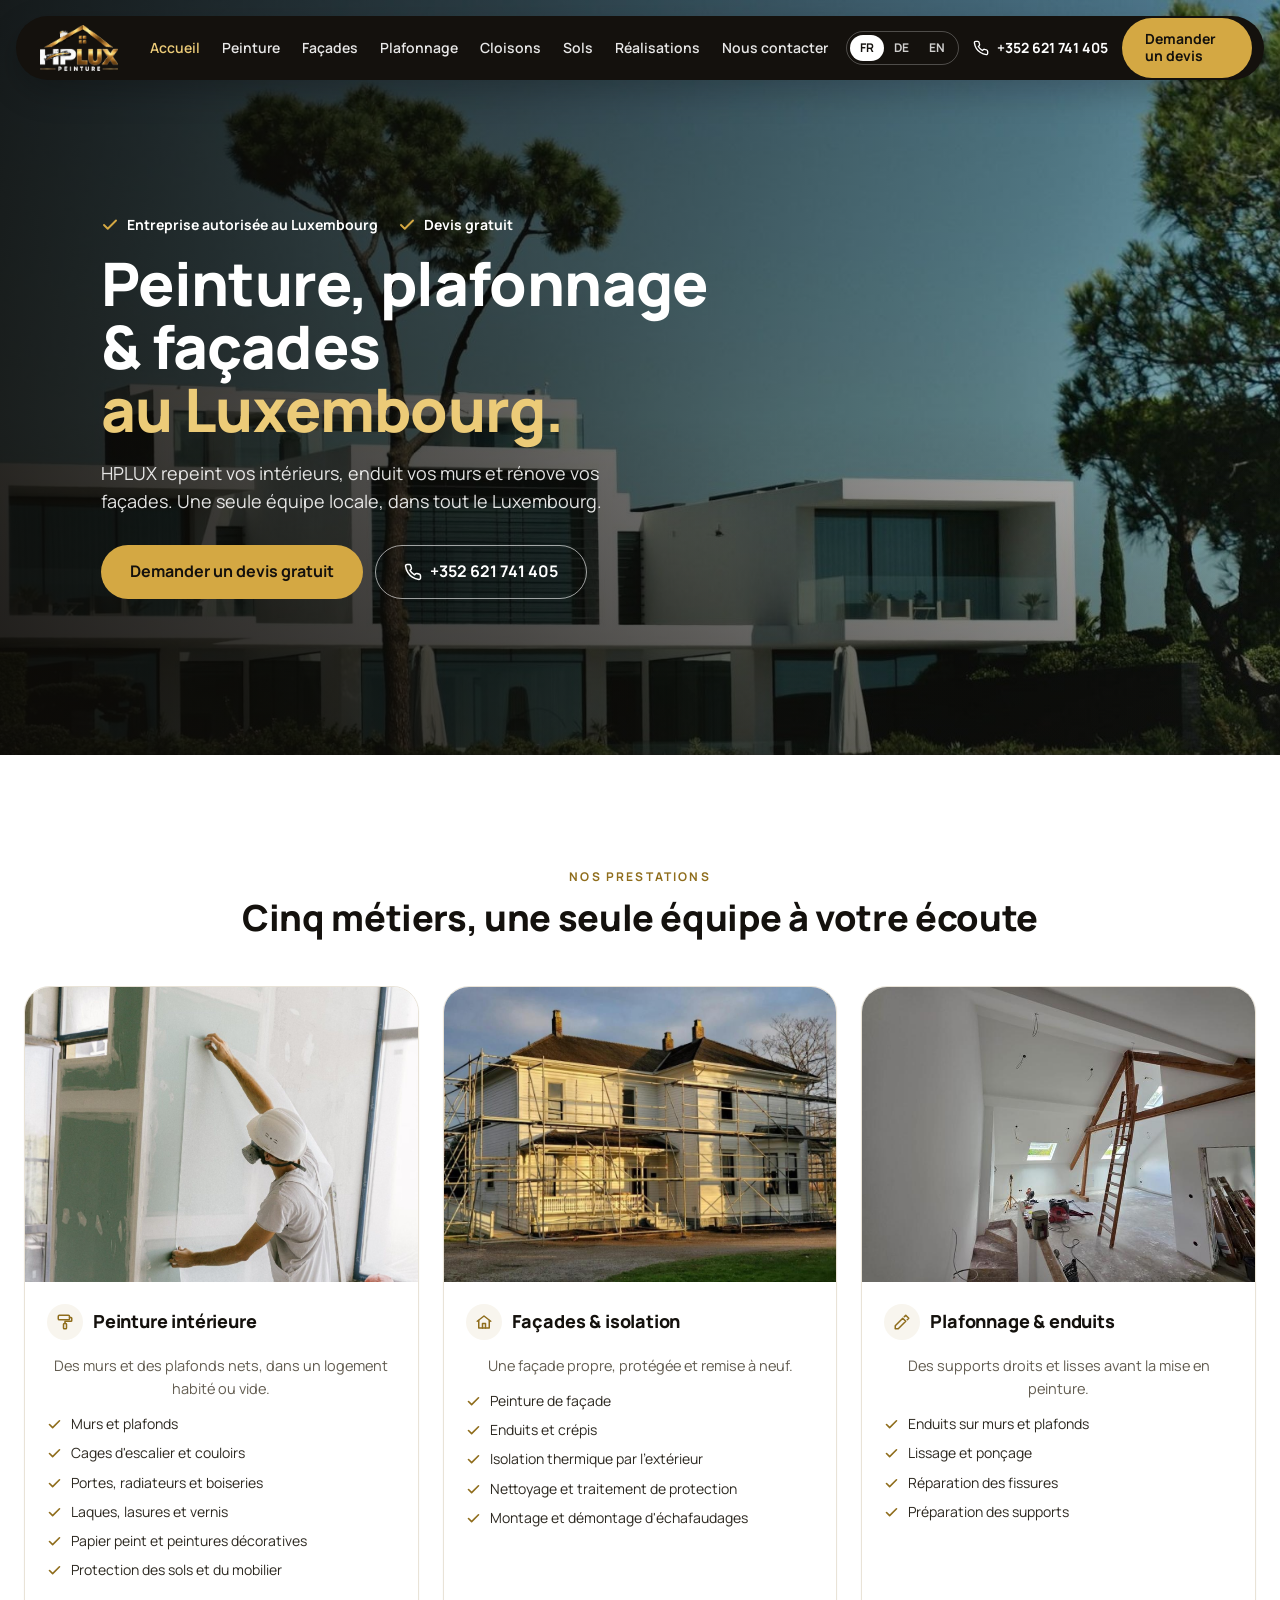
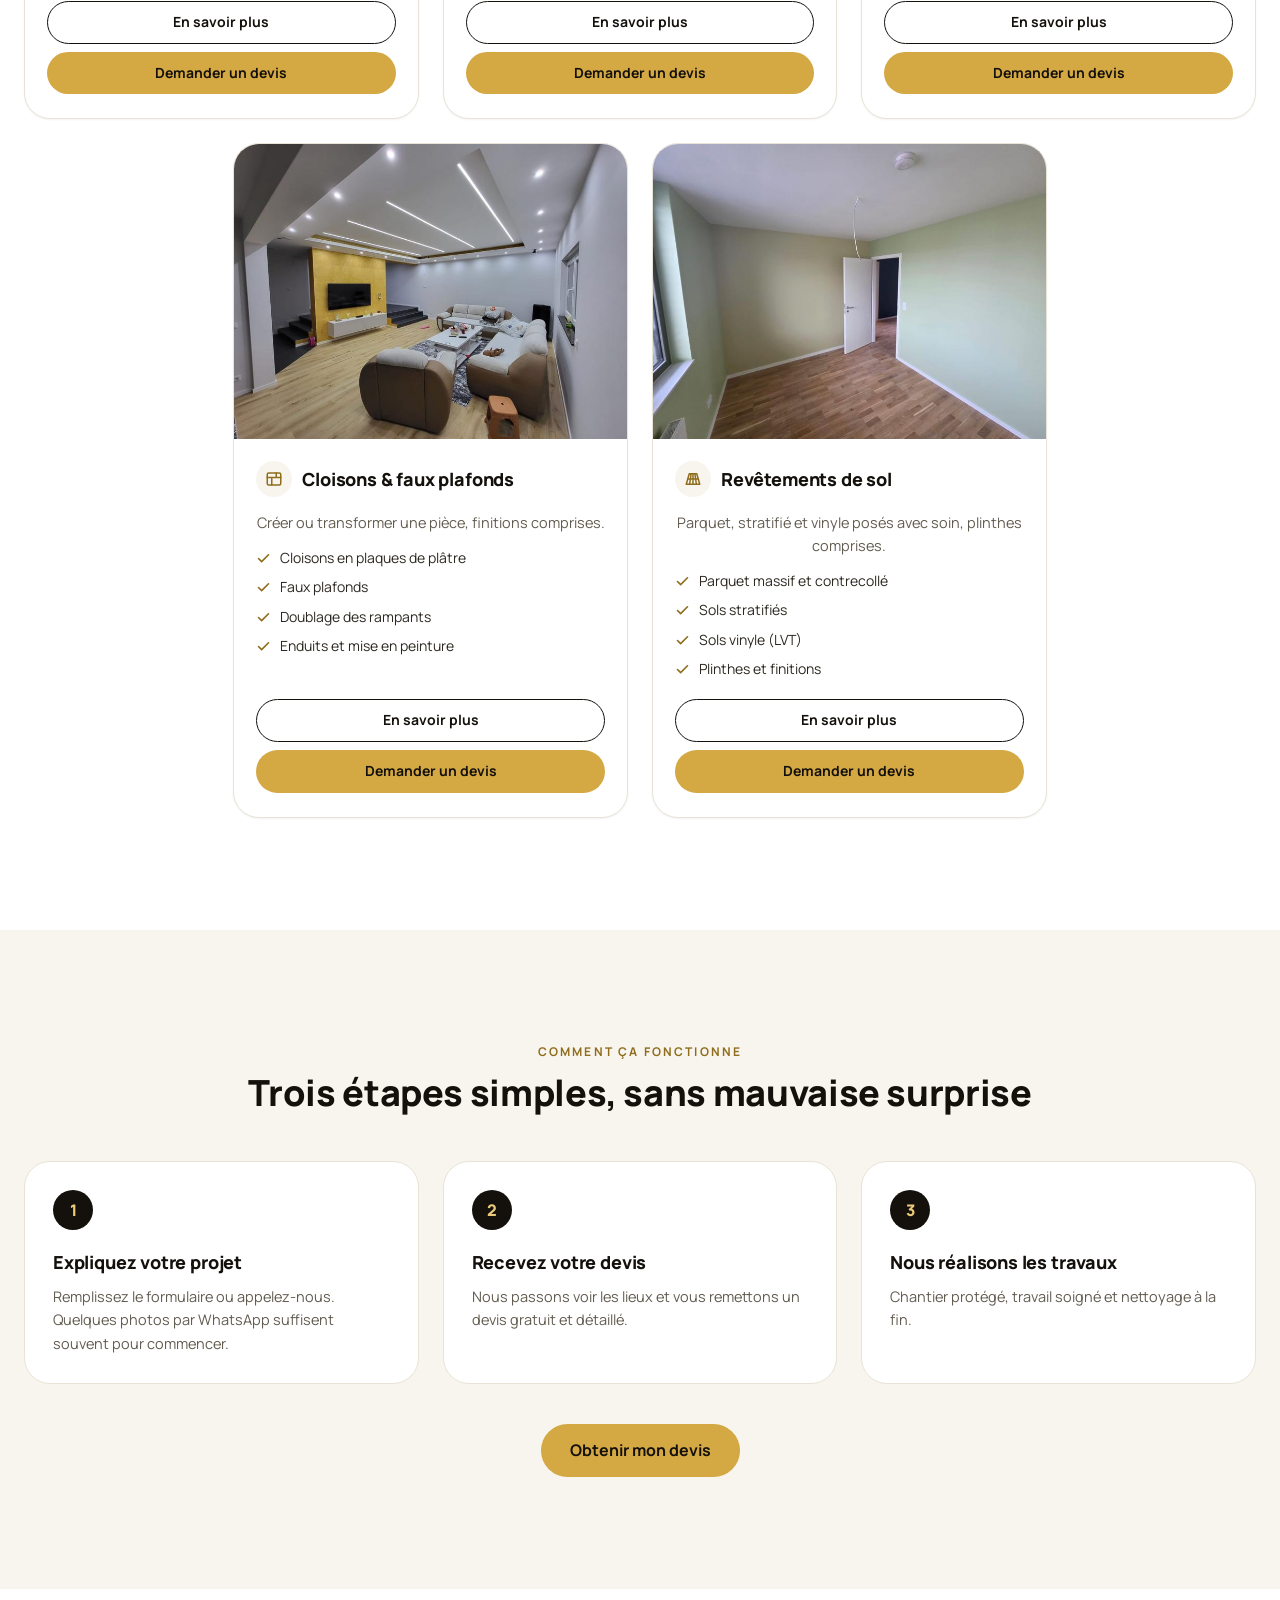
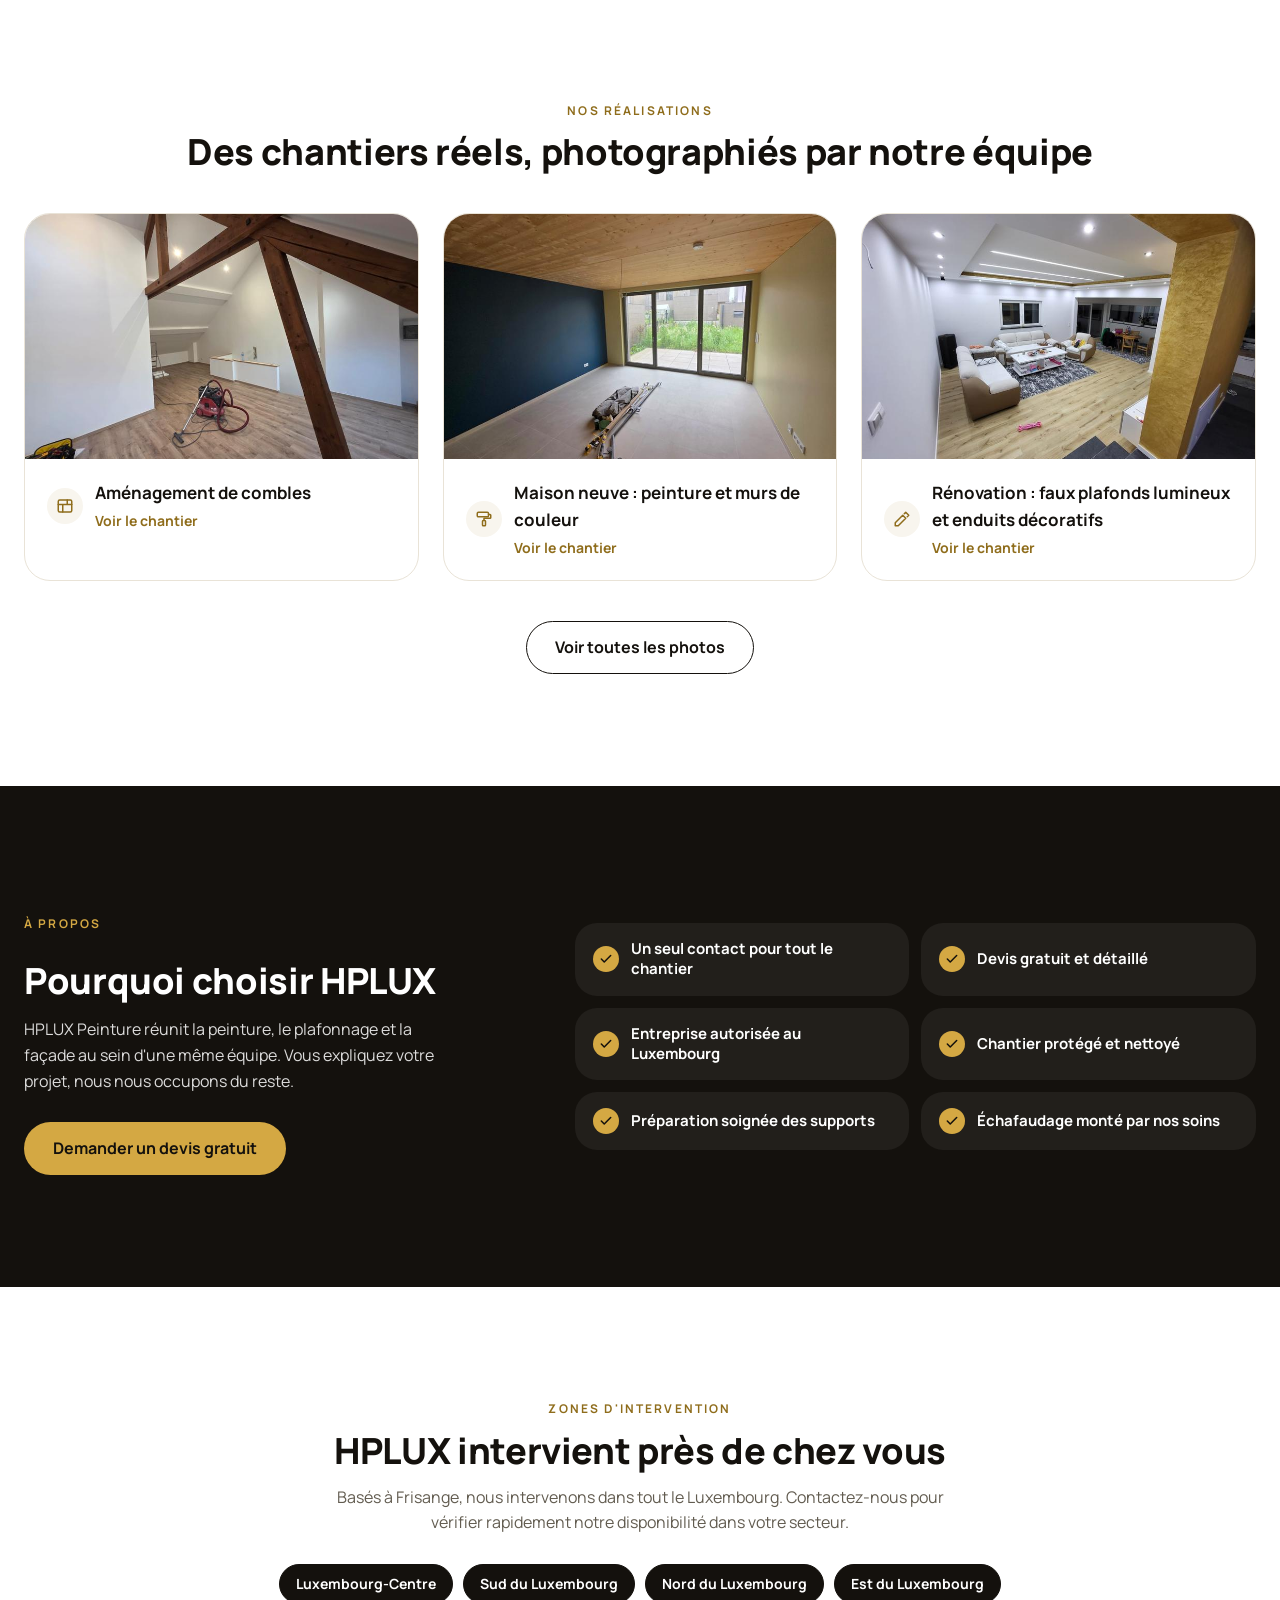
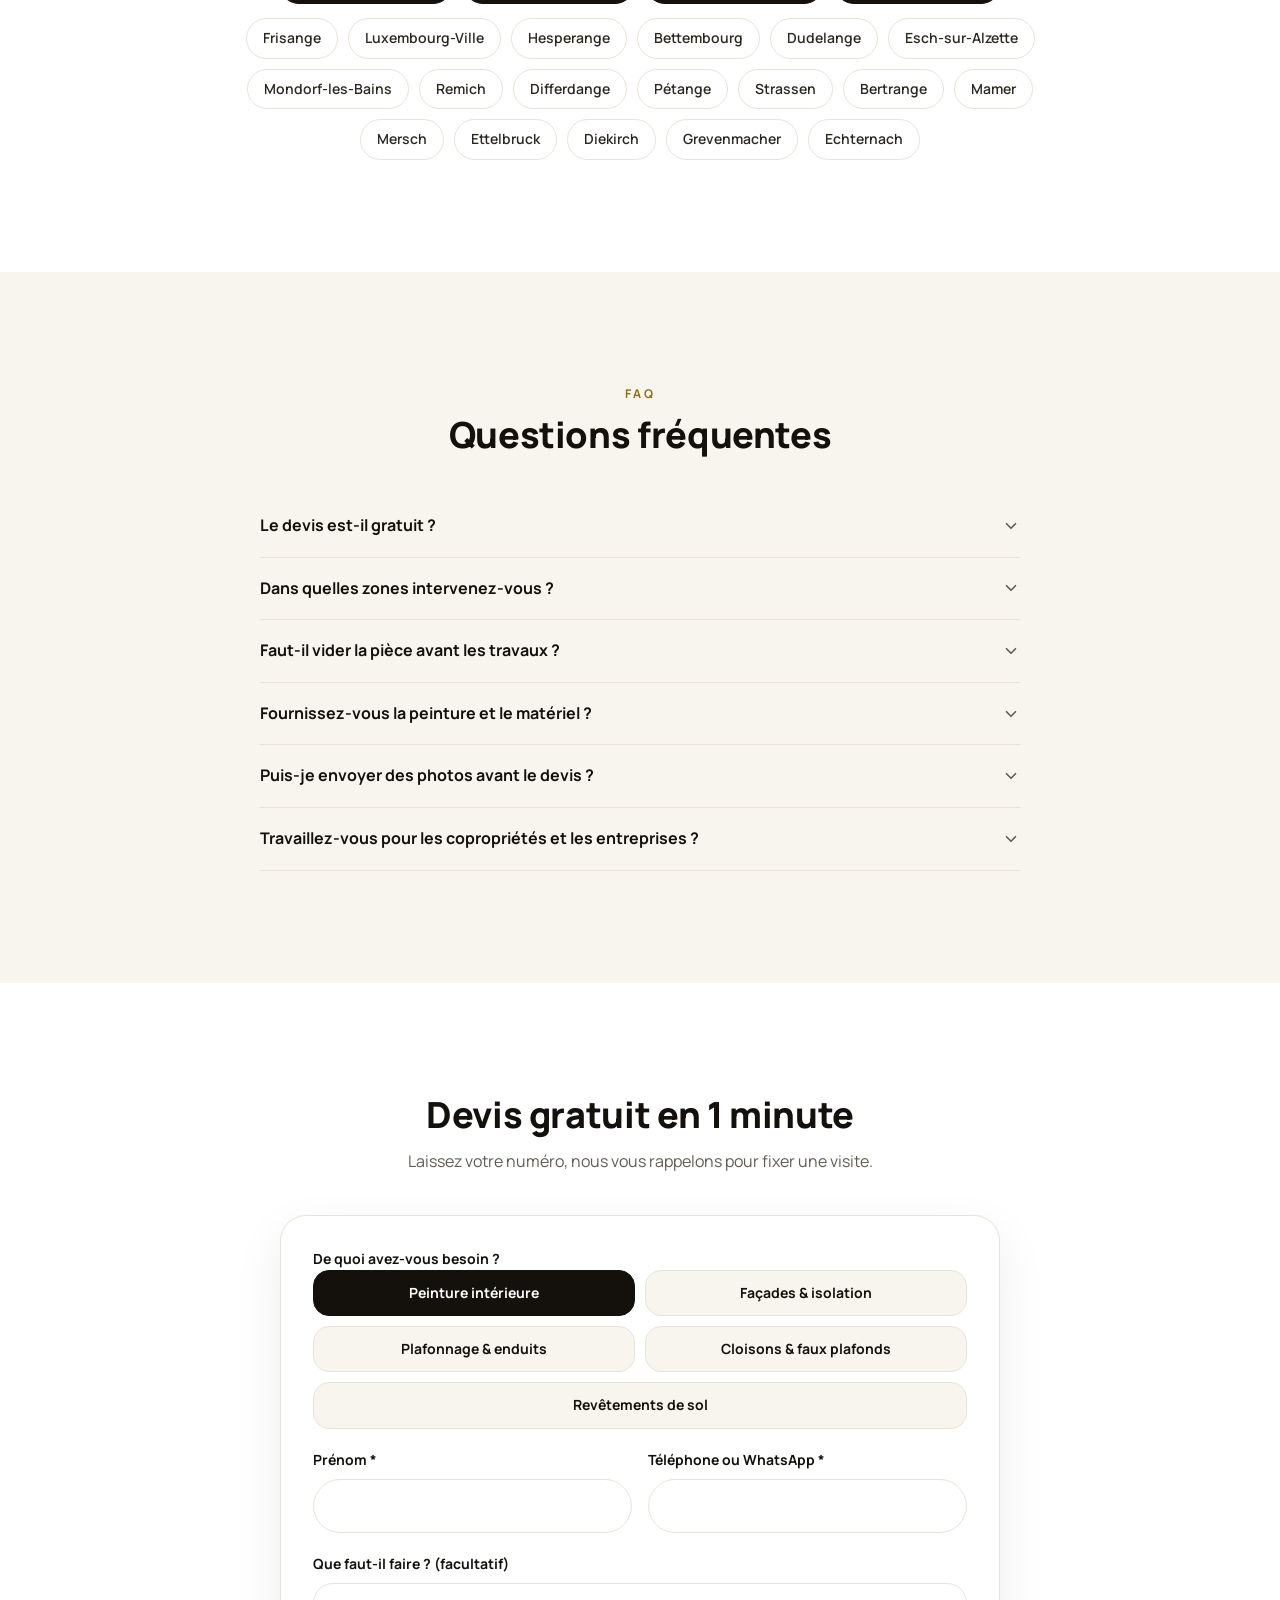
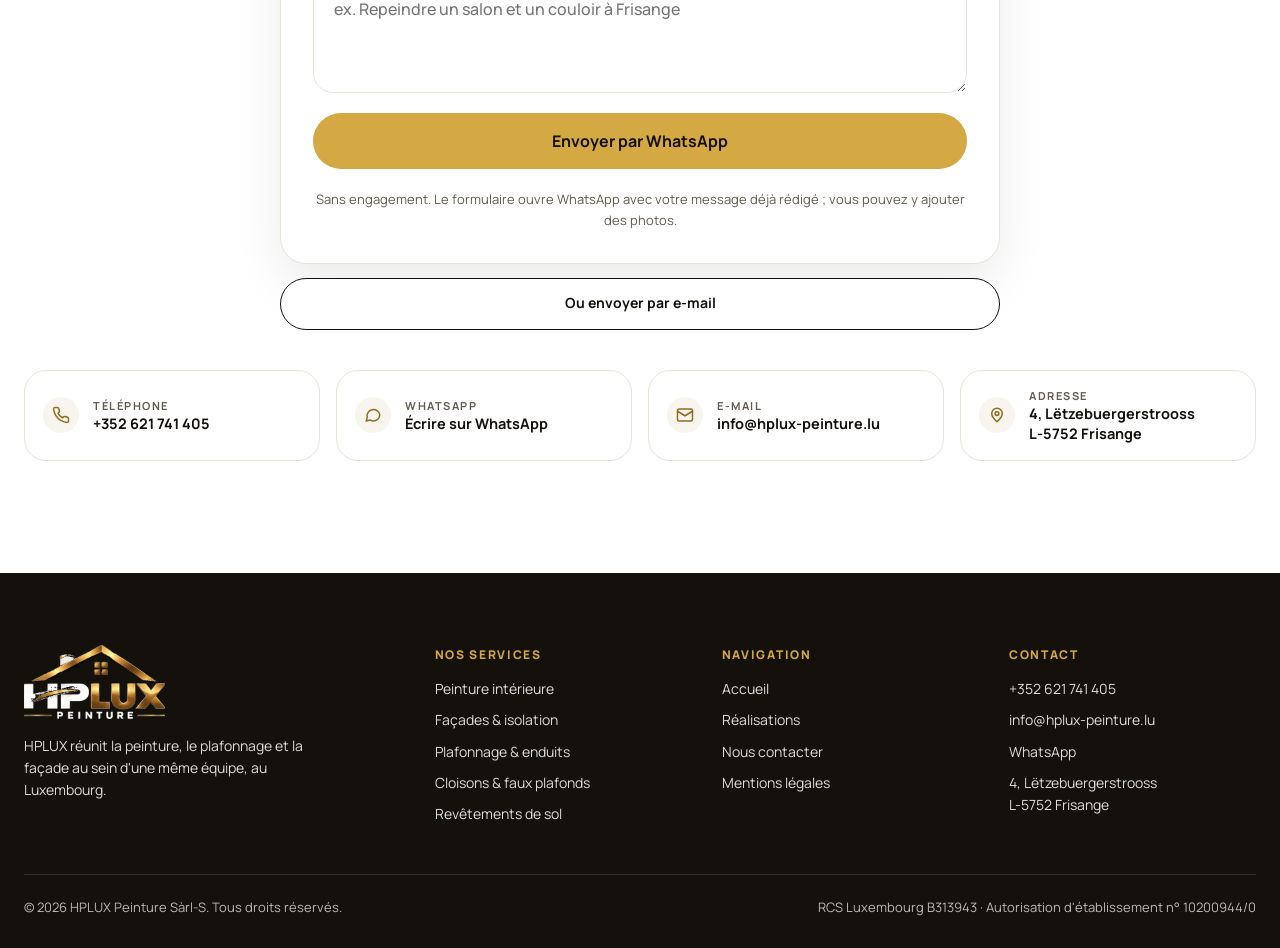
<file: index.html>
<!DOCTYPE html>
<html lang="fr" data-title="home_title">
<head>
<meta charset="utf-8">
<meta name="viewport" content="width=device-width, initial-scale=1, maximum-scale=1, user-scalable=no">
<title>HPLUX Peinture – Peintre, plafonneur et façadier au Luxembourg</title>
<meta name="description" content="HPLUX Peinture à Frisange : peinture intérieure, plafonnage, faux plafonds, façades et pose de sols partout au Luxembourg. Photos de nos chantiers. Devis gratuit au +352 621 741 405.">
<link rel="canonical" href="https://www.hplux-peinture.lu/">
<meta property="og:title" content="HPLUX Peinture – Peintre, plafonneur et façadier au Luxembourg">
<meta property="og:description" content="HPLUX Peinture à Frisange : peinture intérieure, plafonnage, faux plafonds, façades et pose de sols partout au Luxembourg. Photos de nos chantiers. Devis gratuit au +352 621 741 405.">
<meta property="og:type" content="website">
<meta property="og:image" content="https://www.hplux-peinture.lu/hero.jpg">
<meta name="theme-color" content="#14110d">
<link rel="icon" type="image/png" href="icon.png">
<link rel="apple-touch-icon" href="icon.png">
<link rel="preconnect" href="https://fonts.googleapis.com">
<link rel="preconnect" href="https://fonts.gstatic.com" crossorigin>
<link href="https://fonts.googleapis.com/css2?family=Manrope:wght@400;500;600;700;800&display=swap" rel="stylesheet">
<link rel="stylesheet" href="styles.css">
<script type="application/ld+json">{"@context": "https://schema.org", "@type": "HousePainter", "name": "HPLUX Peinture Sàrl-S", "url": "https://www.hplux-peinture.lu/", "telephone": "+352621741405", "email": "info@hplux-peinture.lu", "image": "https://www.hplux-peinture.lu/hero.jpg", "address": {"@type": "PostalAddress", "streetAddress": "4, Lëtzebuergerstrooss", "postalCode": "L-5752", "addressLocality": "Frisange", "addressCountry": "LU"}, "areaServed": "Luxembourg"}</script>
</head>
<body id="top">
<svg width="0" height="0" style="position:absolute" aria-hidden="true">
  <defs>
    <symbol id="i-check" viewBox="0 0 24 24" fill="none" stroke="currentColor" stroke-width="2.6" stroke-linecap="round" stroke-linejoin="round"><path d="M20 6 9 17l-5-5"/></symbol>
    <symbol id="i-phone" viewBox="0 0 24 24" fill="none" stroke="currentColor" stroke-width="2" stroke-linecap="round" stroke-linejoin="round"><path d="M22 16.9v3a2 2 0 0 1-2.2 2 19.8 19.8 0 0 1-8.6-3.1 19.5 19.5 0 0 1-6-6A19.8 19.8 0 0 1 2.1 4.2 2 2 0 0 1 4.1 2h3a2 2 0 0 1 2 1.7c.1.9.4 1.8.7 2.7a2 2 0 0 1-.5 2.1L8 9.8a16 16 0 0 0 6 6l1.3-1.3a2 2 0 0 1 2.1-.4c.9.3 1.8.6 2.7.7a2 2 0 0 1 1.7 2z"/></symbol>
    <symbol id="i-mail" viewBox="0 0 24 24" fill="none" stroke="currentColor" stroke-width="2" stroke-linecap="round" stroke-linejoin="round"><rect x="2" y="4" width="20" height="16" rx="2"/><path d="m22 7-10 6L2 7"/></symbol>
    <symbol id="i-pin" viewBox="0 0 24 24" fill="none" stroke="currentColor" stroke-width="2" stroke-linecap="round" stroke-linejoin="round"><path d="M12 21s-7-6.2-7-11a7 7 0 0 1 14 0c0 4.8-7 11-7 11z"/><circle cx="12" cy="10" r="2.5"/></symbol>
    <symbol id="i-chat" viewBox="0 0 24 24" fill="none" stroke="currentColor" stroke-width="2" stroke-linecap="round" stroke-linejoin="round"><path d="M21 11.5a8.4 8.4 0 0 1-12.6 7.3L3 20l1.3-5A8.4 8.4 0 1 1 21 11.5z"/></symbol>
    <symbol id="i-down" viewBox="0 0 24 24" fill="none" stroke="currentColor" stroke-width="2.2" stroke-linecap="round" stroke-linejoin="round"><path d="m6 9 6 6 6-6"/></symbol>
    <symbol id="i-menu" viewBox="0 0 24 24" fill="none" stroke="currentColor" stroke-width="2.2" stroke-linecap="round"><path d="M4 7h16M4 12h16M4 17h16"/></symbol>
    <symbol id="i-roller" viewBox="0 0 24 24" fill="none" stroke="currentColor" stroke-width="2" stroke-linecap="round" stroke-linejoin="round"><rect x="3" y="3" width="15" height="6" rx="1.5"/><path d="M18 6h2a1 1 0 0 1 1 1v3a1 1 0 0 1-1 1h-8v3"/><rect x="10" y="14" width="4" height="7" rx="1"/></symbol>
    <symbol id="i-home" viewBox="0 0 24 24" fill="none" stroke="currentColor" stroke-width="2" stroke-linecap="round" stroke-linejoin="round"><path d="M3 11 12 4l9 7"/><path d="M5 10v10h14V10"/><path d="M10 20v-6h4v6"/></symbol>
    <symbol id="i-trowel" viewBox="0 0 24 24" fill="none" stroke="currentColor" stroke-width="2" stroke-linecap="round" stroke-linejoin="round"><path d="M3 17 13 7l4 4L7 21H3v-4z"/><path d="m15 5 2-2 4 4-2 2"/></symbol>
    <symbol id="i-wall" viewBox="0 0 24 24" fill="none" stroke="currentColor" stroke-width="2" stroke-linecap="round" stroke-linejoin="round"><rect x="3" y="4" width="18" height="16" rx="2"/><path d="M3 10h18M9 10v10M15 4v6"/></symbol>
      <symbol id="i-homeline" viewBox="0 0 24 24" fill="none" stroke="currentColor" stroke-width="2" stroke-linecap="round" stroke-linejoin="round"><path d="M3 11 12 4l9 7"/><path d="M5 10v10h14V10"/></symbol>
    <symbol id="i-floor" viewBox="0 0 24 24" fill="none" stroke="currentColor" stroke-width="2" stroke-linecap="round" stroke-linejoin="round"><path d="M7 5h10l4 14H3z"/><path d="M12 5v14M9.5 5 7.5 19M14.5 5l2 14M5 12h14"/></symbol>
  </defs>
</svg>
<header class="nav-wrap">
  <div class="nav" id="nav">
    <a class="brand" href="index.html" aria-label="HPLUX Peinture"><img src="logo-blanc.png" alt="HPLUX Peinture" width="420" height="221"></a>
    <nav class="nav-links" id="nav-links" aria-label="Navigation">
      <a href="index.html" aria-current="page"><span data-i18n="n_home">Accueil</span></a><a href="peinture-interieure.html"><span data-i18n="n_p">Peinture</span></a><a href="facades-isolation.html"><span data-i18n="n_f">Façades</span></a><a href="plafonnage-enduits.html"><span data-i18n="n_pl">Plafonnage</span></a><a href="cloisons-faux-plafonds.html"><span data-i18n="n_c">Cloisons</span></a><a href="revetements-de-sol.html"><span data-i18n="n_sol">Sols</span></a><a href="realisations.html"><span data-i18n="n_real">Réalisations</span></a><a href="contact.html"><span data-i18n="n_contact">Nous contacter</span></a>
    </nav>
    <div class="nav-right">
      <div class="lang" role="group" aria-label="Langue">
        <button type="button" data-lang="fr" aria-pressed="true">FR</button>
        <button type="button" data-lang="de" aria-pressed="false">DE</button>
        <button type="button" data-lang="en" aria-pressed="false">EN</button>
      </div>
      <a class="nav-phone" href="tel:+352621741405" aria-label="+352 621 741 405"><svg width="16" height="16" aria-hidden="true"><use href="#i-phone"/></svg><span>+352 621 741 405</span></a>
      <a class="btn btn-gold nav-cta" href="contact.html"><span data-i18n="n_cta">Demander un devis</span></a>
      <button class="burger" type="button" id="burger" aria-expanded="false" aria-controls="nav-links" aria-label="Menu"><svg width="20" height="20" aria-hidden="true"><use href="#i-menu"/></svg></button>
    </div>
  </div>
</header>
<main>
<section class="hero">
  <img class="hero-bg" src="hero.jpg" alt="" width="1568" height="882">
  <div class="container">
    <div class="hero-inner">
      <div class="badges">
        <span><svg width="18" height="18" aria-hidden="true"><use href="#i-check"/></svg><span data-i18n="h_b1">Entreprise autorisée au Luxembourg</span></span>
        <span><svg width="18" height="18" aria-hidden="true"><use href="#i-check"/></svg><span data-i18n="h_b2">Devis gratuit</span></span>
      </div>
      <h1><span data-i18n="h_1" style="color:inherit">Peinture, plafonnage &amp; façades</span><span data-i18n="h_2">au Luxembourg.</span></h1>
      <p data-i18n="h_p" class="hero-text">HPLUX repeint vos intérieurs, enduit vos murs et rénove vos façades. Une seule équipe locale, dans tout le Luxembourg.</p>
      <div class="hero-cta">
        <a class="btn btn-gold btn-lg" href="#devis"><span data-i18n="h_c1">Demander un devis gratuit</span></a>
        <a class="btn btn-ghost btn-lg" href="tel:+352621741405"><svg width="18" height="18" aria-hidden="true"><use href="#i-phone"/></svg>+352 621 741 405</a>
      </div>
    </div>
  </div>
</section>

<section class="sec" id="prestations">
  <div class="container center">
    <p data-i18n="s_ey" class="eyebrow">Nos prestations</p>
    <h2 data-i18n="s_h" class="h2">Cinq métiers, une seule équipe à votre écoute</h2>
    <div class="cards"><article class="card">
        <a href="peinture-interieure.html" tabindex="-1" aria-hidden="true"><img src="pose-papier-peint.jpg" alt="Peintre en tenue de travail posant un lé de toile de verre sur un mur" width="967" height="726" loading="lazy"></a>
        <div class="card-body">
          <div class="card-head"><span class="ico"><svg width="18" height="18" aria-hidden="true"><use href="#i-roller"/></svg></span><h3><a class="plain" href="peinture-interieure.html"><span data-i18n="c1_t">Peinture intérieure</span></a></h3></div>
          <p data-i18n="c1_d">Des murs et des plafonds nets, dans un logement habité ou vide.</p>
          <ul class="checks"><li><svg width="15" height="15" aria-hidden="true"><use href="#i-check"/></svg><span data-i18n="c1_1">Murs et plafonds</span></li><li><svg width="15" height="15" aria-hidden="true"><use href="#i-check"/></svg><span data-i18n="c1_2">Cages d'escalier et couloirs</span></li><li><svg width="15" height="15" aria-hidden="true"><use href="#i-check"/></svg><span data-i18n="c1_3">Portes, radiateurs et boiseries</span></li><li><svg width="15" height="15" aria-hidden="true"><use href="#i-check"/></svg><span data-i18n="c1_4">Laques, lasures et vernis</span></li><li><svg width="15" height="15" aria-hidden="true"><use href="#i-check"/></svg><span data-i18n="c1_5">Papier peint et peintures décoratives</span></li><li><svg width="15" height="15" aria-hidden="true"><use href="#i-check"/></svg><span data-i18n="c1_6">Protection des sols et du mobilier</span></li></ul>
          <div class="card-btns">
            <a class="btn btn-outline" href="peinture-interieure.html"><span data-i18n="more">En savoir plus</span></a>
            <a class="btn btn-gold" href="#devis" data-pick="0"><span data-i18n="n_cta">Demander un devis</span></a>
          </div>
        </div>
      </article><article class="card">
        <a href="facades-isolation.html" tabindex="-1" aria-hidden="true"><img src="facade.jpg" alt="Maison entourée d&#x27;un échafaudage pendant des travaux de façade" width="967" height="726" loading="lazy"></a>
        <div class="card-body">
          <div class="card-head"><span class="ico"><svg width="18" height="18" aria-hidden="true"><use href="#i-home"/></svg></span><h3><a class="plain" href="facades-isolation.html"><span data-i18n="c2_t">Façades &amp; isolation</span></a></h3></div>
          <p data-i18n="c2_d">Une façade propre, protégée et remise à neuf.</p>
          <ul class="checks"><li><svg width="15" height="15" aria-hidden="true"><use href="#i-check"/></svg><span data-i18n="c2_1">Peinture de façade</span></li><li><svg width="15" height="15" aria-hidden="true"><use href="#i-check"/></svg><span data-i18n="c2_2">Enduits et crépis</span></li><li><svg width="15" height="15" aria-hidden="true"><use href="#i-check"/></svg><span data-i18n="c2_3">Isolation thermique par l'extérieur</span></li><li><svg width="15" height="15" aria-hidden="true"><use href="#i-check"/></svg><span data-i18n="c2_4">Nettoyage et traitement de protection</span></li><li><svg width="15" height="15" aria-hidden="true"><use href="#i-check"/></svg><span data-i18n="c2_5">Montage et démontage d'échafaudages</span></li></ul>
          <div class="card-btns">
            <a class="btn btn-outline" href="facades-isolation.html"><span data-i18n="more">En savoir plus</span></a>
            <a class="btn btn-gold" href="#devis" data-pick="1"><span data-i18n="n_cta">Demander un devis</span></a>
          </div>
        </div>
      </article><article class="card">
        <a href="plafonnage-enduits.html" tabindex="-1" aria-hidden="true"><img src="combles-07-m.jpg" alt="Combles enduits et peints en blanc, avec poutres apparentes et fenêtres de toit" width="967" height="726" loading="lazy"></a>
        <div class="card-body">
          <div class="card-head"><span class="ico"><svg width="18" height="18" aria-hidden="true"><use href="#i-trowel"/></svg></span><h3><a class="plain" href="plafonnage-enduits.html"><span data-i18n="c3_t">Plafonnage &amp; enduits</span></a></h3></div>
          <p data-i18n="c3_d">Des supports droits et lisses avant la mise en peinture.</p>
          <ul class="checks"><li><svg width="15" height="15" aria-hidden="true"><use href="#i-check"/></svg><span data-i18n="c3_1">Enduits sur murs et plafonds</span></li><li><svg width="15" height="15" aria-hidden="true"><use href="#i-check"/></svg><span data-i18n="c3_2">Lissage et ponçage</span></li><li><svg width="15" height="15" aria-hidden="true"><use href="#i-check"/></svg><span data-i18n="c3_3">Réparation des fissures</span></li><li><svg width="15" height="15" aria-hidden="true"><use href="#i-check"/></svg><span data-i18n="c3_4">Préparation des supports</span></li></ul>
          <div class="card-btns">
            <a class="btn btn-outline" href="plafonnage-enduits.html"><span data-i18n="more">En savoir plus</span></a>
            <a class="btn btn-gold" href="#devis" data-pick="2"><span data-i18n="n_cta">Demander un devis</span></a>
          </div>
        </div>
      </article><article class="card">
        <a href="cloisons-faux-plafonds.html" tabindex="-1" aria-hidden="true"><img src="led-ap1-m.jpg" alt="Salon avec faux plafond en plaques de plâtre, profilés LED intégrés et mur décoratif doré" width="967" height="726" loading="lazy"></a>
        <div class="card-body">
          <div class="card-head"><span class="ico"><svg width="18" height="18" aria-hidden="true"><use href="#i-wall"/></svg></span><h3><a class="plain" href="cloisons-faux-plafonds.html"><span data-i18n="c4_t">Cloisons &amp; faux plafonds</span></a></h3></div>
          <p data-i18n="c4_d">Créer ou transformer une pièce, finitions comprises.</p>
          <ul class="checks"><li><svg width="15" height="15" aria-hidden="true"><use href="#i-check"/></svg><span data-i18n="c4_1">Cloisons en plaques de plâtre</span></li><li><svg width="15" height="15" aria-hidden="true"><use href="#i-check"/></svg><span data-i18n="c4_2">Faux plafonds</span></li><li><svg width="15" height="15" aria-hidden="true"><use href="#i-check"/></svg><span data-i18n="c4_3">Doublage des rampants</span></li><li><svg width="15" height="15" aria-hidden="true"><use href="#i-check"/></svg><span data-i18n="c4_4">Enduits et mise en peinture</span></li></ul>
          <div class="card-btns">
            <a class="btn btn-outline" href="cloisons-faux-plafonds.html"><span data-i18n="more">En savoir plus</span></a>
            <a class="btn btn-gold" href="#devis" data-pick="3"><span data-i18n="n_cta">Demander un devis</span></a>
          </div>
        </div>
      </article><article class="card">
        <a href="revetements-de-sol.html" tabindex="-1" aria-hidden="true"><img src="couleurs-08-m.jpg" alt="Chambre aux murs vert clair avec parquet en chêne" width="967" height="726" loading="lazy"></a>
        <div class="card-body">
          <div class="card-head"><span class="ico"><svg width="18" height="18" aria-hidden="true"><use href="#i-floor"/></svg></span><h3><a class="plain" href="revetements-de-sol.html"><span data-i18n="c5_t">Revêtements de sol</span></a></h3></div>
          <p data-i18n="c5_d">Parquet, stratifié et vinyle posés avec soin, plinthes comprises.</p>
          <ul class="checks"><li><svg width="15" height="15" aria-hidden="true"><use href="#i-check"/></svg><span data-i18n="c5_1">Parquet massif et contrecollé</span></li><li><svg width="15" height="15" aria-hidden="true"><use href="#i-check"/></svg><span data-i18n="c5_2">Sols stratifiés</span></li><li><svg width="15" height="15" aria-hidden="true"><use href="#i-check"/></svg><span data-i18n="c5_3">Sols vinyle (LVT)</span></li><li><svg width="15" height="15" aria-hidden="true"><use href="#i-check"/></svg><span data-i18n="c5_4">Plinthes et finitions</span></li></ul>
          <div class="card-btns">
            <a class="btn btn-outline" href="revetements-de-sol.html"><span data-i18n="more">En savoir plus</span></a>
            <a class="btn btn-gold" href="#devis" data-pick="4"><span data-i18n="n_cta">Demander un devis</span></a>
          </div>
        </div>
      </article></div>
  </div>
</section>

<section class="sec tint" id="etapes">
  <div class="container center">
    <p data-i18n="st_ey" class="eyebrow">Comment ça fonctionne</p>
    <h2 data-i18n="st_h" class="h2">Trois étapes simples, sans mauvaise surprise</h2>
    <div class="steps"><div class="step"><div class="num">1</div><h3 data-i18n="st1_t">Expliquez votre projet</h3><p data-i18n="st1_d">Remplissez le formulaire ou appelez-nous. Quelques photos par WhatsApp suffisent souvent pour commencer.</p></div><div class="step"><div class="num">2</div><h3 data-i18n="st2_t">Recevez votre devis</h3><p data-i18n="st2_d">Nous passons voir les lieux et vous remettons un devis gratuit et détaillé.</p></div><div class="step"><div class="num">3</div><h3 data-i18n="st3_t">Nous réalisons les travaux</h3><p data-i18n="st3_d">Chantier protégé, travail soigné et nettoyage à la fin.</p></div></div>
    <a class="btn btn-gold btn-lg after-cta" href="#devis"><span data-i18n="st_cta">Obtenir mon devis</span></a>
  </div>
</section>

<section class="sec" id="realisations">
  <div class="container center">
    <p data-i18n="re_ey" class="eyebrow">Nos réalisations</p>
    <h2 data-i18n="rh_h" class="h2">Des chantiers réels, photographiés par notre équipe</h2>
    <div class="others three"><a class="other" href="realisations.html#combles"><img src="combles-09-m.jpg" alt="Combles terminés avec poutres apparentes, murs blancs et sol stratifié" width="760" height="570" loading="lazy"><span class="other-body"><span class="ico"><svg width="18" height="18" aria-hidden="true"><use href="#i-wall"/></svg></span><b data-i18n="r1_h">Aménagement de combles</b><span data-i18n="rh_see" class="other-link">Voir le chantier</span></span></a><a class="other" href="realisations.html#couleurs"><img src="couleurs-ap1-m.jpg" alt="Séjour après peinture, mur bleu nuit et grande baie vitrée" width="760" height="570" loading="lazy"><span class="other-body"><span class="ico"><svg width="18" height="18" aria-hidden="true"><use href="#i-roller"/></svg></span><b data-i18n="r2_h">Maison neuve : peinture et murs de couleur</b><span data-i18n="rh_see" class="other-link">Voir le chantier</span></span></a><a class="other" href="realisations.html#plafonds-led"><img src="led-03-m.jpg" alt="Salon vu depuis l&#x27;escalier, faux plafond lumineux et pilier en enduit doré" width="760" height="570" loading="lazy"><span class="other-body"><span class="ico"><svg width="18" height="18" aria-hidden="true"><use href="#i-trowel"/></svg></span><b data-i18n="r3_h">Rénovation : faux plafonds lumineux et enduits décoratifs</b><span data-i18n="rh_see" class="other-link">Voir le chantier</span></span></a></div>
    <a class="btn btn-outline btn-lg after-cta" href="realisations.html"><span data-i18n="rh_btn">Voir toutes les photos</span></a>
  </div>
</section>

<section class="sec dark" id="pourquoi">
  <div class="container why">
    <div class="why-text">
      <p data-i18n="w_ey" class="eyebrow">À propos</p>
      <h2 data-i18n="w_h" class="h2">Pourquoi choisir HPLUX</h2>
      <p data-i18n="w_p">HPLUX Peinture réunit la peinture, le plafonnage et la façade au sein d'une même équipe. Vous expliquez votre projet, nous nous occupons du reste.</p>
      <a class="btn btn-gold btn-lg" href="#devis"><span data-i18n="h_c1">Demander un devis gratuit</span></a>
    </div>
    <div class="feats"><div class="feat"><span class="tick"><svg width="14" height="14" aria-hidden="true"><use href="#i-check"/></svg></span><span data-i18n="w_1">Un seul contact pour tout le chantier</span></div><div class="feat"><span class="tick"><svg width="14" height="14" aria-hidden="true"><use href="#i-check"/></svg></span><span data-i18n="w_2">Devis gratuit et détaillé</span></div><div class="feat"><span class="tick"><svg width="14" height="14" aria-hidden="true"><use href="#i-check"/></svg></span><span data-i18n="w_3">Entreprise autorisée au Luxembourg</span></div><div class="feat"><span class="tick"><svg width="14" height="14" aria-hidden="true"><use href="#i-check"/></svg></span><span data-i18n="w_4">Chantier protégé et nettoyé</span></div><div class="feat"><span class="tick"><svg width="14" height="14" aria-hidden="true"><use href="#i-check"/></svg></span><span data-i18n="w_5">Préparation soignée des supports</span></div><div class="feat"><span class="tick"><svg width="14" height="14" aria-hidden="true"><use href="#i-check"/></svg></span><span data-i18n="w_6">Échafaudage monté par nos soins</span></div></div>
  </div>
</section>

<section class="sec" id="zones">
  <div class="container center">
    <p data-i18n="z_ey" class="eyebrow">Zones d'intervention</p>
    <h2 data-i18n="z_h" class="h2">HPLUX intervient près de chez vous</h2>
    <p data-i18n="z_p" class="lead">Basés à Frisange, nous intervenons dans tout le Luxembourg. Contactez-nous pour vérifier rapidement notre disponibilité dans votre secteur.</p>
    <div class="chips"><span data-i18n="z_r1" class="chip chip-dark">Luxembourg-Centre</span><span data-i18n="z_r2" class="chip chip-dark">Sud du Luxembourg</span><span data-i18n="z_r3" class="chip chip-dark">Nord du Luxembourg</span><span data-i18n="z_r4" class="chip chip-dark">Est du Luxembourg</span></div><div class="chips" style="margin-top:14px"><span class="chip">Frisange</span><span class="chip">Luxembourg-Ville</span><span class="chip">Hesperange</span><span class="chip">Bettembourg</span><span class="chip">Dudelange</span><span class="chip">Esch-sur-Alzette</span><span class="chip">Mondorf-les-Bains</span><span class="chip">Remich</span><span class="chip">Differdange</span><span class="chip">Pétange</span><span class="chip">Strassen</span><span class="chip">Bertrange</span><span class="chip">Mamer</span><span class="chip">Mersch</span><span class="chip">Ettelbruck</span><span class="chip">Diekirch</span><span class="chip">Grevenmacher</span><span class="chip">Echternach</span></div>
  </div>
</section>

<section class="sec tint" id="faq">
  <div class="container center">
    <p class="eyebrow">FAQ</p>
    <h2 data-i18n="f_h" class="h2">Questions fréquentes</h2>
    <div class="faq"><details><summary><span data-i18n="q1">Le devis est-il gratuit ?</span><svg width="18" height="18" aria-hidden="true"><use href="#i-down"/></svg></summary><p data-i18n="a1">Oui. Nous passons voir les lieux et vous remettons un devis détaillé, sans engagement.</p></details><details><summary><span data-i18n="q2">Dans quelles zones intervenez-vous ?</span><svg width="18" height="18" aria-hidden="true"><use href="#i-down"/></svg></summary><p data-i18n="a2">Dans tout le Luxembourg. Notre siège est à Frisange.</p></details><details><summary><span data-i18n="q3">Faut-il vider la pièce avant les travaux ?</span><svg width="18" height="18" aria-hidden="true"><use href="#i-down"/></svg></summary><p data-i18n="a3">Non. Nous déplaçons et protégeons les meubles, les sols et les fenêtres avant de commencer. Rangez simplement les objets fragiles et de valeur.</p></details><details><summary><span data-i18n="q4">Fournissez-vous la peinture et le matériel ?</span><svg width="18" height="18" aria-hidden="true"><use href="#i-down"/></svg></summary><p data-i18n="a4">Oui, la peinture et le matériel peuvent être compris dans le devis. Si vous avez déjà choisi vos produits, dites-le-nous.</p></details><details><summary><span data-i18n="q5">Puis-je envoyer des photos avant le devis ?</span><svg width="18" height="18" aria-hidden="true"><use href="#i-down"/></svg></summary><p data-i18n="a5">Oui. Envoyez-nous quelques photos par WhatsApp au +352 621 741 405, cela nous aide à préparer la visite.</p></details><details><summary><span data-i18n="q6">Travaillez-vous pour les copropriétés et les entreprises ?</span><svg width="18" height="18" aria-hidden="true"><use href="#i-down"/></svg></summary><p data-i18n="a6">Oui. Nous travaillons pour les particuliers, les syndics de copropriété et les professionnels.</p></details></div>
  </div>
</section>

<section class="sec" id="devis">
  <div class="container center">
    <h2 data-i18n="k_h" class="h2">Devis gratuit en 1 minute</h2>
    <p data-i18n="k_p" class="lead">Laissez votre numéro, nous vous rappelons pour fixer une visite.</p>
    <form class="form-card" id="quote-form" novalidate>
      <fieldset class="choices">
        <legend data-i18n="k_need">De quoi avez-vous besoin ?</legend>
        <div class="choice-grid"><button class="choice" type="button" aria-pressed="true"><span data-i18n="c1_t">Peinture intérieure</span></button><button class="choice" type="button" aria-pressed="false"><span data-i18n="c2_t">Façades &amp; isolation</span></button><button class="choice" type="button" aria-pressed="false"><span data-i18n="c3_t">Plafonnage &amp; enduits</span></button><button class="choice" type="button" aria-pressed="false"><span data-i18n="c4_t">Cloisons &amp; faux plafonds</span></button><button class="choice" type="button" aria-pressed="false"><span data-i18n="c5_t">Revêtements de sol</span></button></div>
      </fieldset>
      <div class="row2">
        <div class="field"><label for="q-name"><span data-i18n="k_name">Prénom *</span></label><input id="q-name" name="name" autocomplete="given-name" required></div>
        <div class="field"><label for="q-tel"><span data-i18n="k_tel">Téléphone ou WhatsApp *</span></label><input id="q-tel" name="tel" type="tel" inputmode="tel" autocomplete="tel" required></div>
      </div>
      <div class="field"><label for="q-msg"><span data-i18n="k_msg">Que faut-il faire ? (facultatif)</span></label><textarea id="q-msg" name="msg" data-i18n-ph="k_ph" placeholder="ex. Repeindre un salon et un couloir à Frisange"></textarea></div>
      <p class="form-error" id="q-error" role="alert" hidden></p>
      <button class="btn btn-gold btn-lg" type="submit"><span data-i18n="k_wa">Envoyer par WhatsApp</span></button>
      <p class="form-ready" id="q-ready" hidden><span data-i18n="k_ready">Votre message est prêt :</span> <a id="q-link" href="#" target="_blank" rel="noopener"></a></p>
      <p data-i18n="k_note" class="form-note">Sans engagement. Le formulaire ouvre WhatsApp avec votre message déjà rédigé ; vous pouvez y ajouter des photos.</p>
    </form>
    <div class="alt-send"><button class="btn btn-outline" type="button" id="send-mail"><span data-i18n="k_mail">Ou envoyer par e-mail</span></button></div>
    <div class="infos">
      <a class="info" href="tel:+352621741405"><span class="ico"><svg width="18" height="18" aria-hidden="true"><use href="#i-phone"/></svg></span><span><small data-i18n="i_tel">Téléphone</small><b>+352 621 741 405</b></span></a>
      <a class="info" href="https://wa.me/352621741405" target="_blank" rel="noopener"><span class="ico"><svg width="18" height="18" aria-hidden="true"><use href="#i-chat"/></svg></span><span><small>WhatsApp</small><b data-i18n="i_wa">Écrire sur WhatsApp</b></span></a>
      <a class="info" href="mailto:info@hplux-peinture.lu"><span class="ico"><svg width="18" height="18" aria-hidden="true"><use href="#i-mail"/></svg></span><span><small data-i18n="i_mail">E-mail</small><b>info@hplux-peinture.lu</b></span></a>
      <div class="info"><span class="ico"><svg width="18" height="18" aria-hidden="true"><use href="#i-pin"/></svg></span><span><small data-i18n="i_addr">Adresse</small><b class="nowrap-ok">4, Lëtzebuergerstrooss<br>L&#8209;5752&nbsp;Frisange</b></span></div>
    </div>
  </div>
</section>
</main>
<footer class="footer">
  <div class="container">
    <div class="foot-grid">
      <div>
        <img src="logo-blanc.png" alt="HPLUX Peinture" width="420" height="221" loading="lazy">
        <p data-i18n="ft_p" style="max-width:300px">HPLUX réunit la peinture, le plafonnage et la façade au sein d'une même équipe, au Luxembourg.</p>
      </div>
      <div>
        <h3 data-i18n="ft_s">Nos services</h3>
        <ul><li><a href="peinture-interieure.html"><span data-i18n="c1_t">Peinture intérieure</span></a></li><li><a href="facades-isolation.html"><span data-i18n="c2_t">Façades &amp; isolation</span></a></li><li><a href="plafonnage-enduits.html"><span data-i18n="c3_t">Plafonnage &amp; enduits</span></a></li><li><a href="cloisons-faux-plafonds.html"><span data-i18n="c4_t">Cloisons &amp; faux plafonds</span></a></li><li><a href="revetements-de-sol.html"><span data-i18n="c5_t">Revêtements de sol</span></a></li></ul>
      </div>
      <div>
        <h3 data-i18n="ft_n">Navigation</h3>
        <ul>
          <li><a href="index.html"><span data-i18n="n_home">Accueil</span></a></li>
          <li><a href="realisations.html"><span data-i18n="n_real">Réalisations</span></a></li>
          <li><a href="contact.html"><span data-i18n="n_contact">Nous contacter</span></a></li>
          <li><a href="mentions-legales.html"><span data-i18n="ft_legal">Mentions légales</span></a></li>
        </ul>
      </div>
      <div>
        <h3 data-i18n="ft_c">Contact</h3>
        <ul>
          <li><a href="tel:+352621741405">+352 621 741 405</a></li>
          <li><a href="mailto:info@hplux-peinture.lu">info@hplux-peinture.lu</a></li>
          <li><a href="https://wa.me/352621741405" target="_blank" rel="noopener">WhatsApp</a></li>
          <li>4, Lëtzebuergerstrooss<br>L-5752 Frisange</li>
        </ul>
      </div>
    </div>
    <div class="foot-bottom">
      <span>© 2026 HPLUX Peinture Sàrl-S. <span data-i18n="ft_r">Tous droits réservés.</span></span>
      <span>RCS Luxembourg B313943 · <span data-i18n="ft_aut">Autorisation d'établissement n° 10200944/0</span></span>
    </div>
  </div>
</footer>
<script src="site.js"></script>
</body>
</html>
</file>
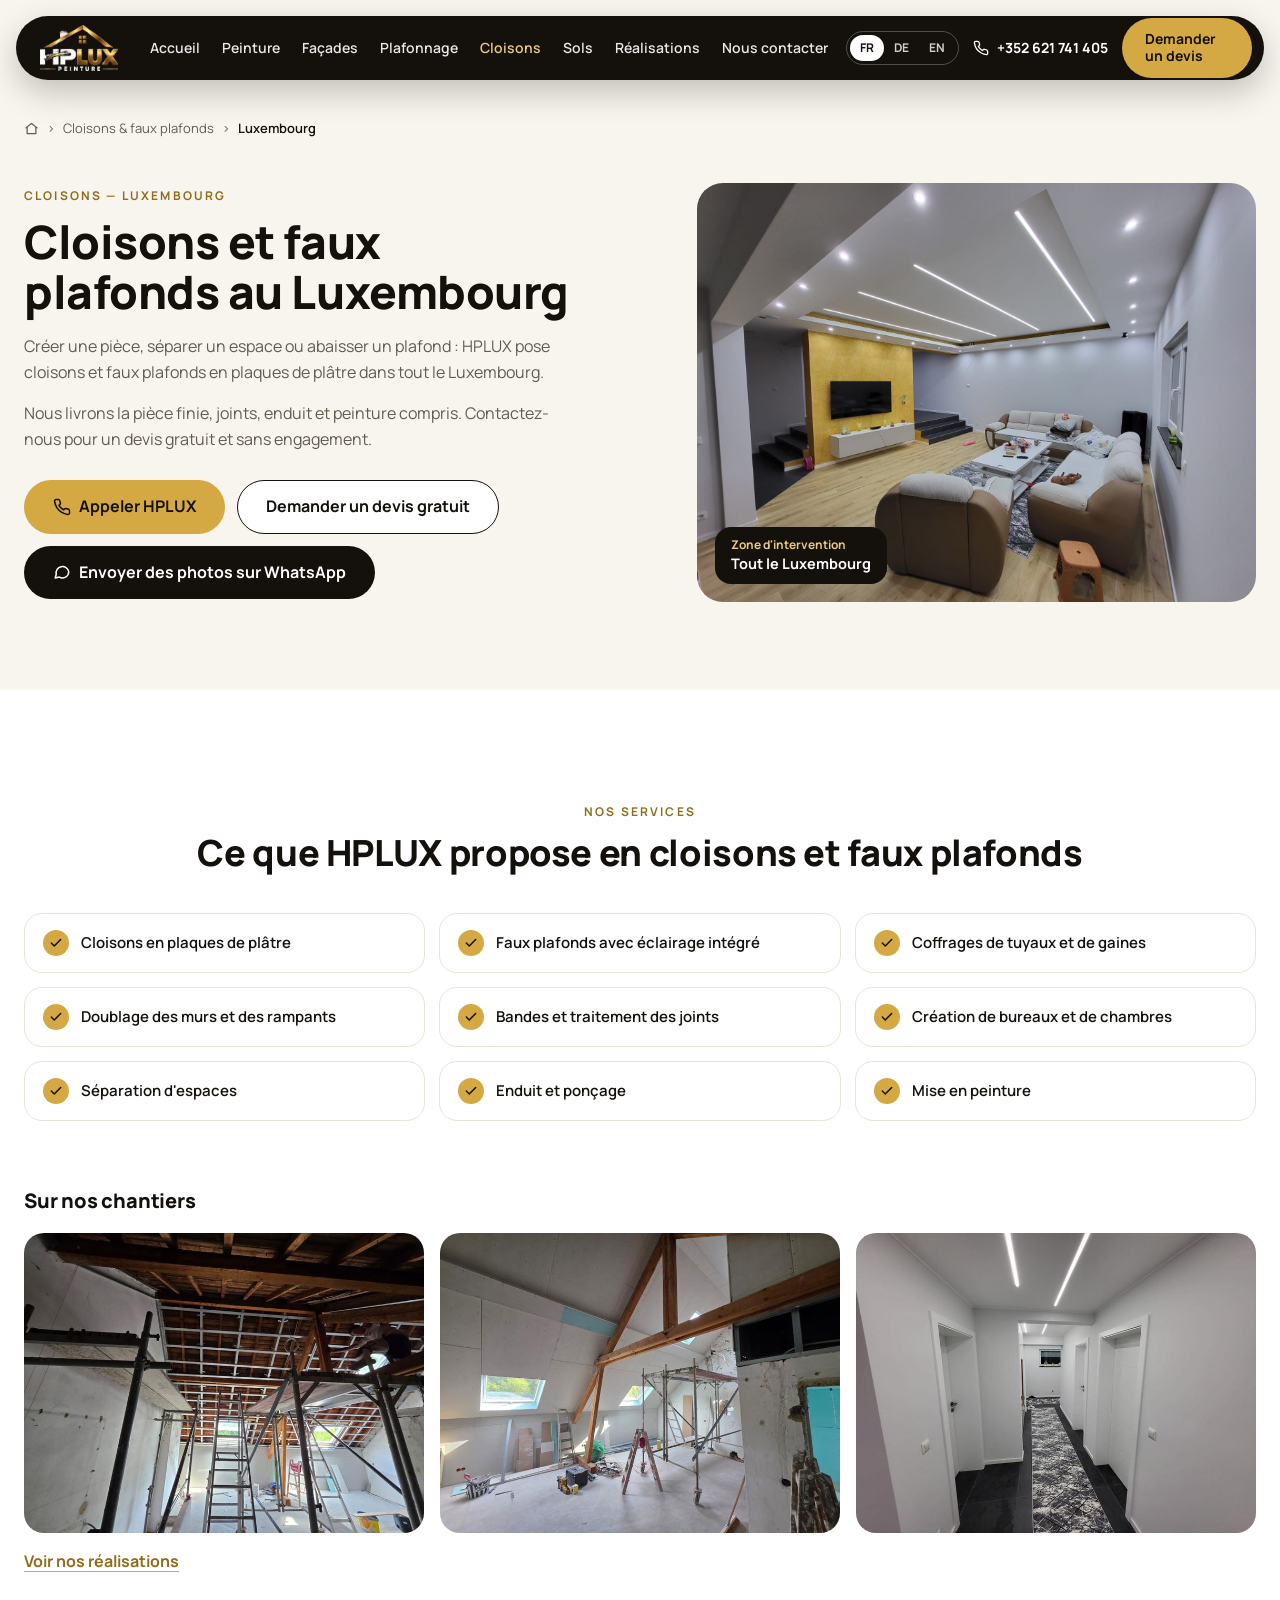
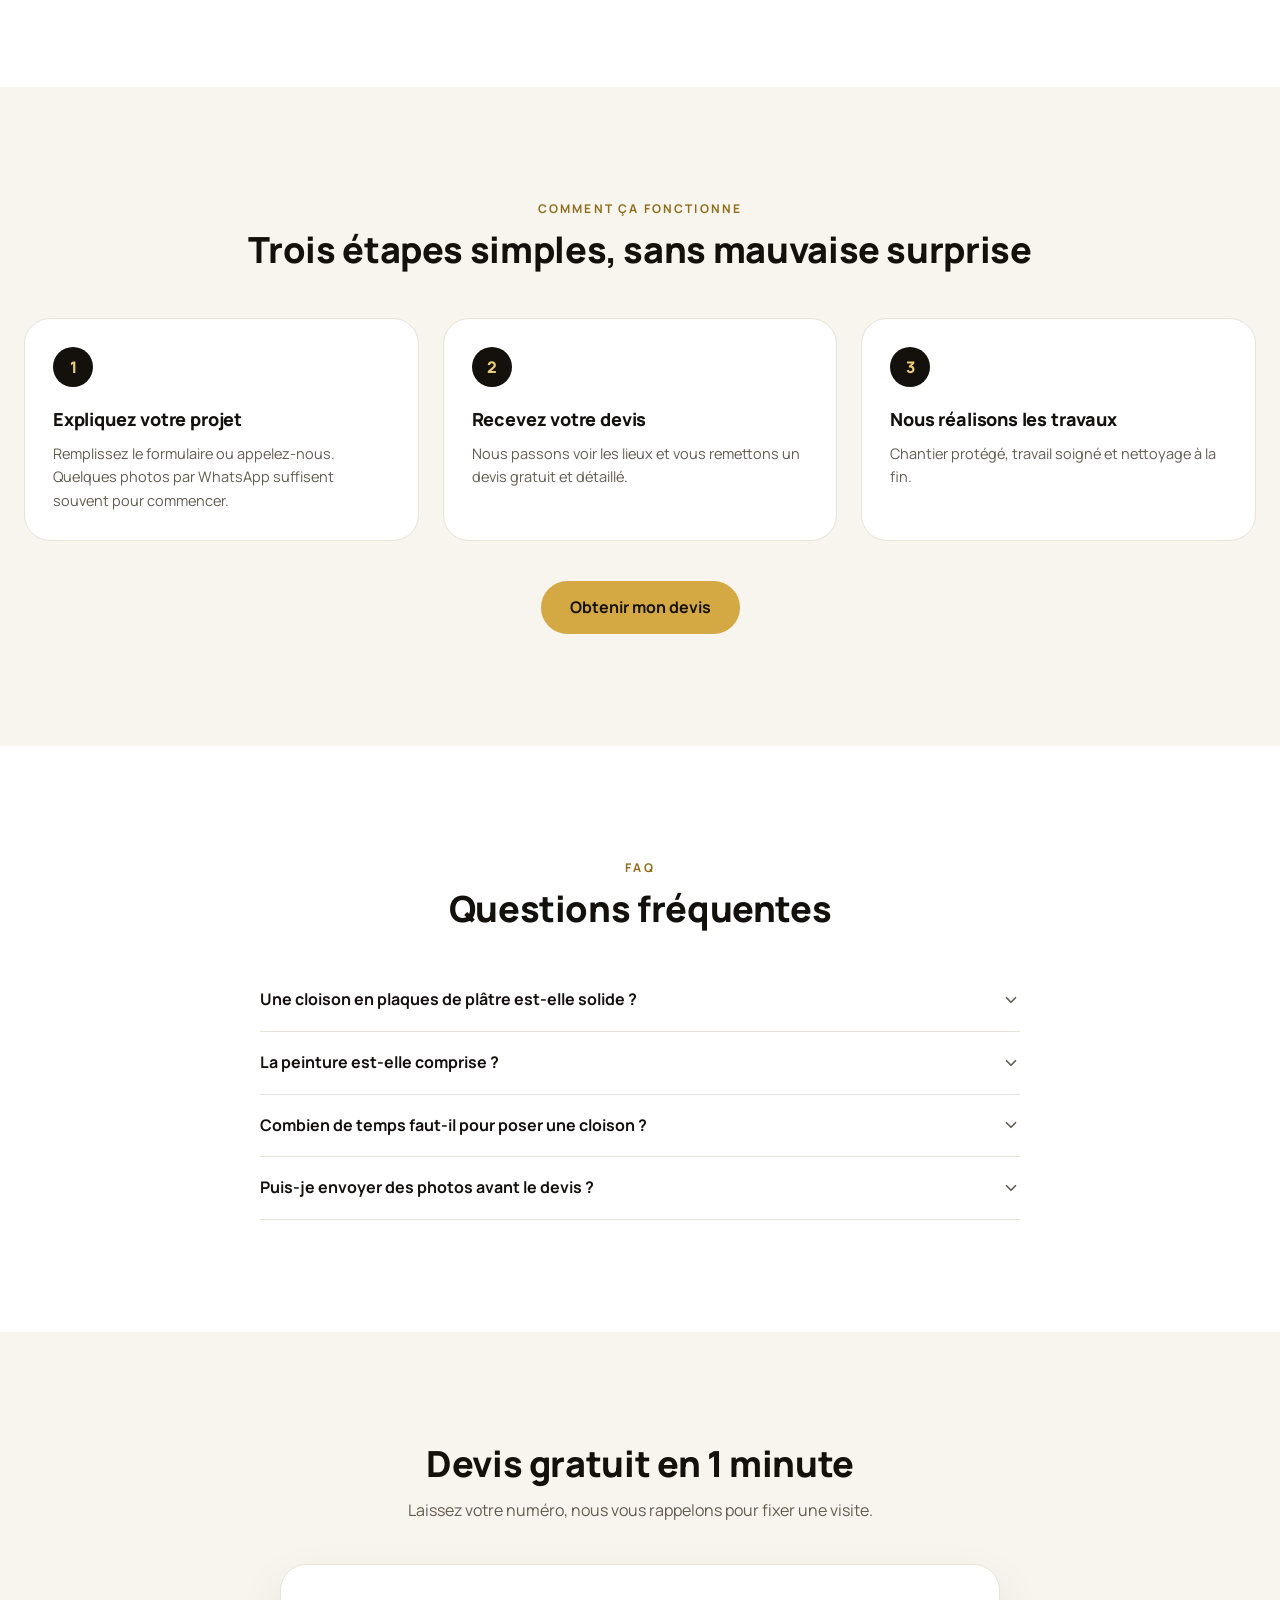
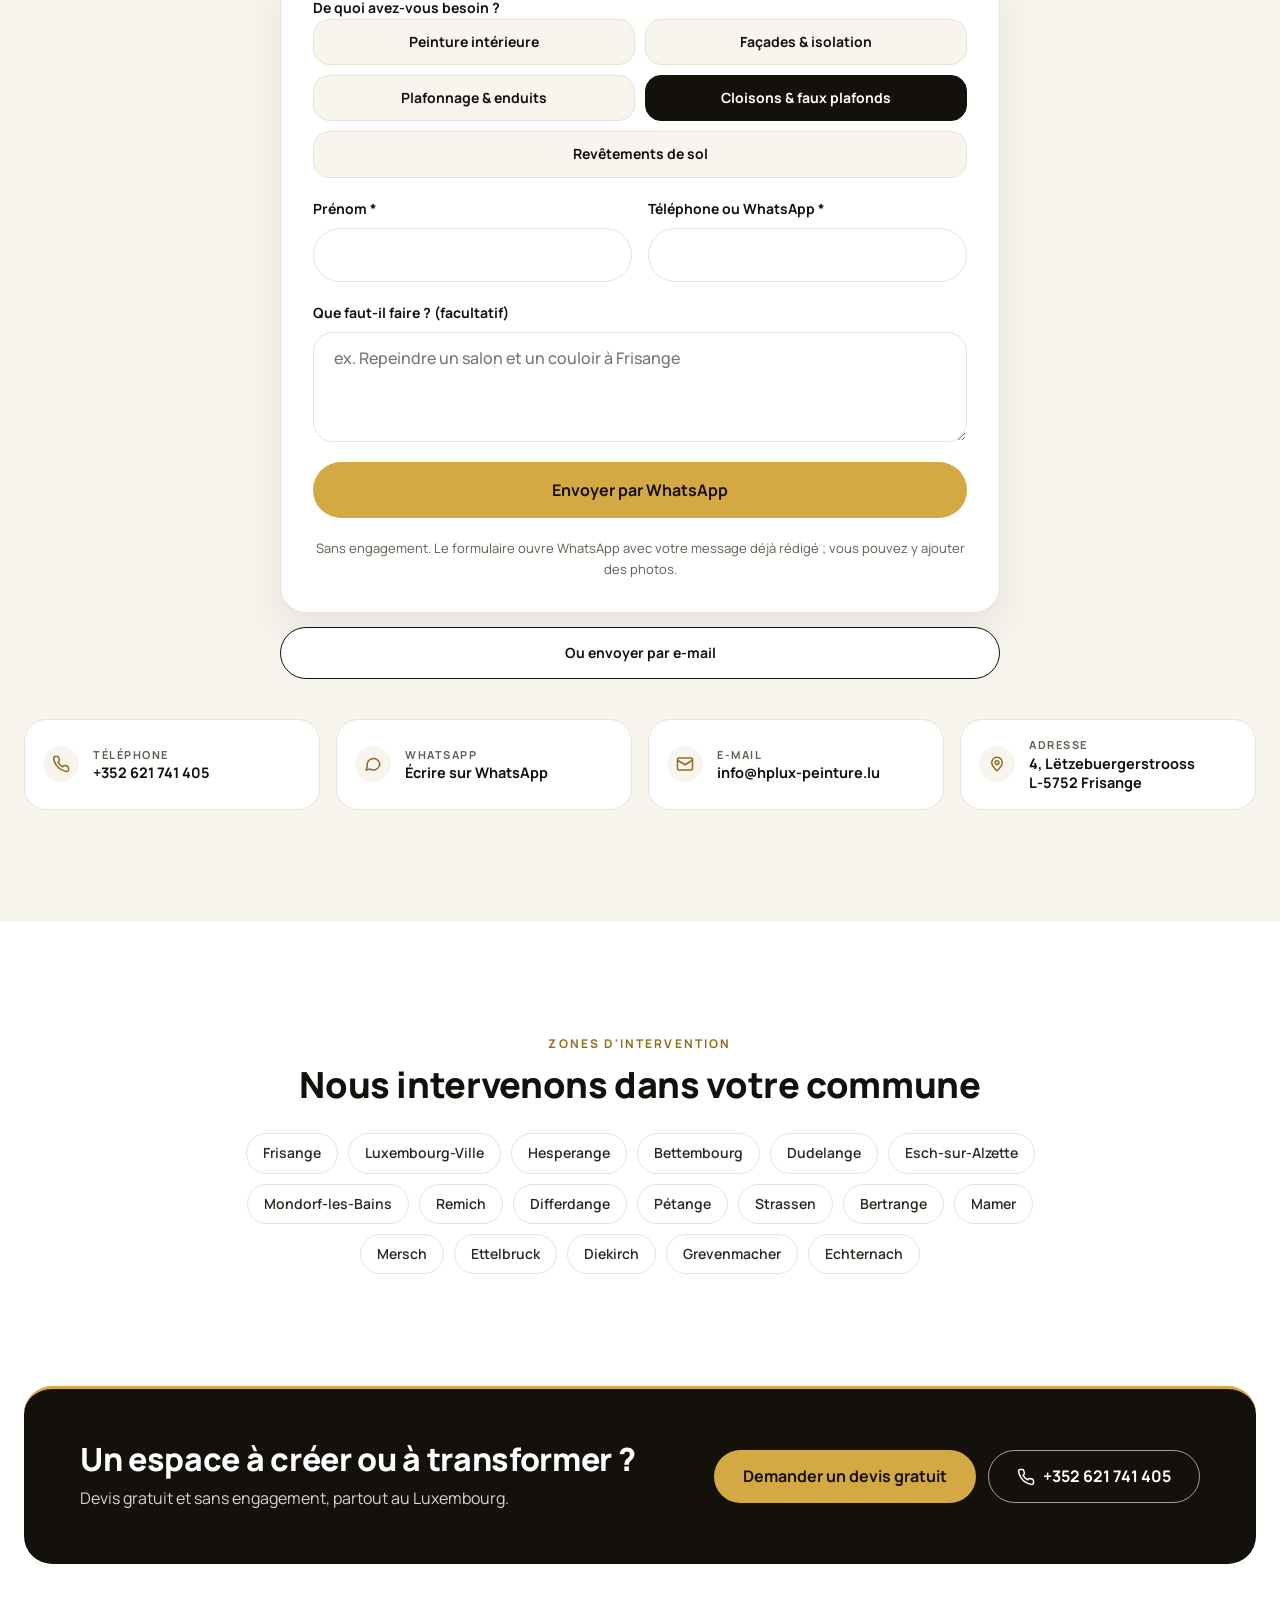
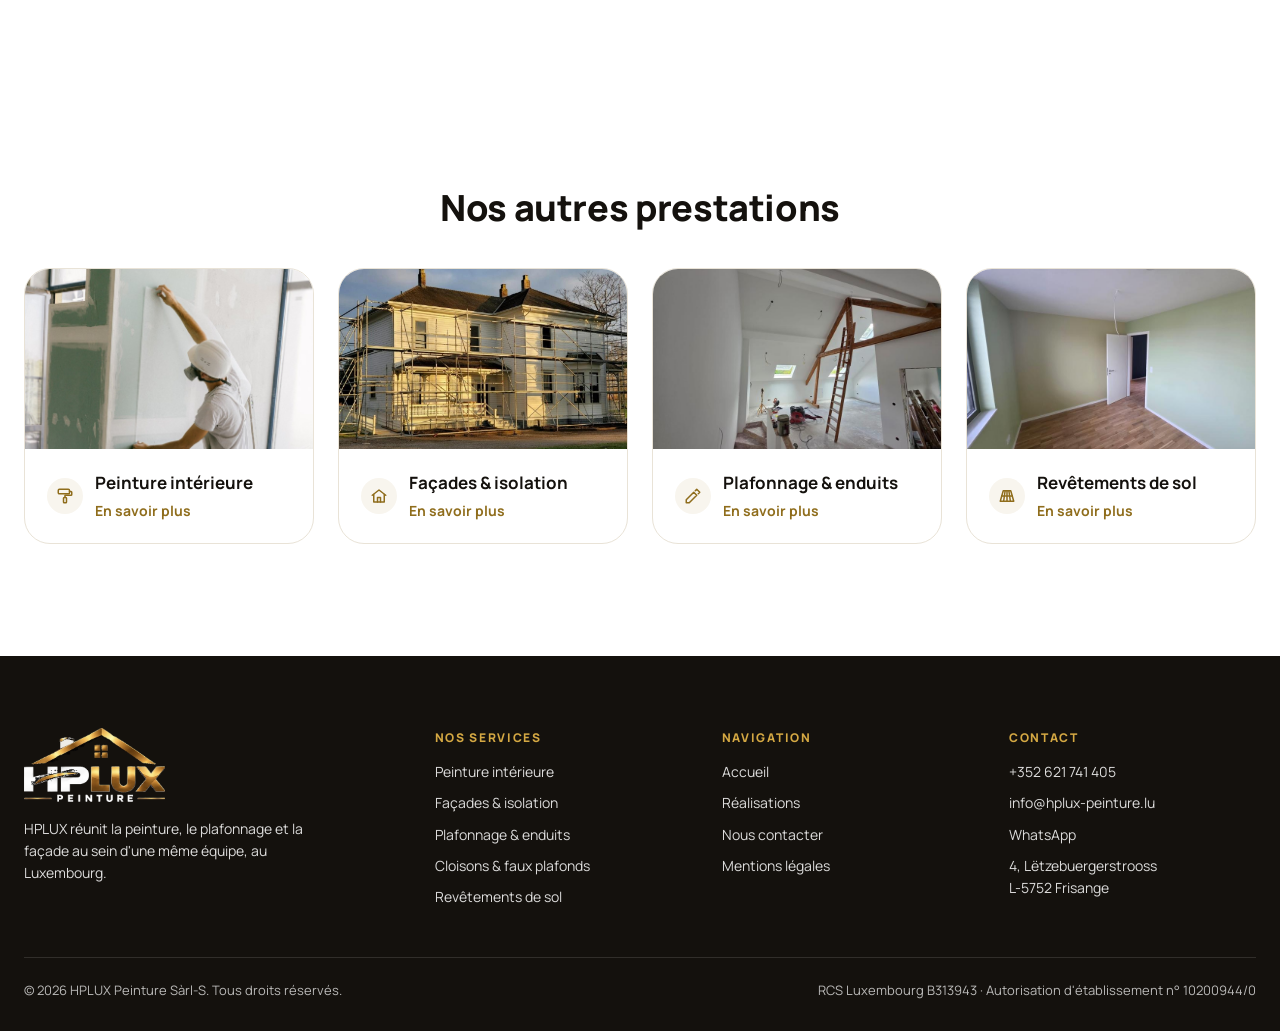
<file: cloisons-faux-plafonds.html>
<!DOCTYPE html>
<html lang="fr" data-title="c_title">
<head>
<meta charset="utf-8">
<meta name="viewport" content="width=device-width, initial-scale=1, maximum-scale=1, user-scalable=no">
<title>Cloisons et faux plafonds au Luxembourg | HPLUX Peinture</title>
<meta name="description" content="Cloisons et faux plafonds en plaques de plâtre, doublage des rampants, faux plafonds lumineux et finitions partout au Luxembourg. Devis gratuit.">
<link rel="canonical" href="https://www.hplux-peinture.lu/cloisons-faux-plafonds.html">
<meta property="og:title" content="Cloisons et faux plafonds au Luxembourg | HPLUX Peinture">
<meta property="og:description" content="Cloisons et faux plafonds en plaques de plâtre, doublage des rampants, faux plafonds lumineux et finitions partout au Luxembourg. Devis gratuit.">
<meta property="og:type" content="website">
<meta property="og:image" content="https://www.hplux-peinture.lu/hero.jpg">
<meta name="theme-color" content="#14110d">
<link rel="icon" type="image/png" href="icon.png">
<link rel="apple-touch-icon" href="icon.png">
<link rel="preconnect" href="https://fonts.googleapis.com">
<link rel="preconnect" href="https://fonts.gstatic.com" crossorigin>
<link href="https://fonts.googleapis.com/css2?family=Manrope:wght@400;500;600;700;800&display=swap" rel="stylesheet">
<link rel="stylesheet" href="styles.css">
<script type="application/ld+json">{"@context": "https://schema.org", "@type": "HousePainter", "name": "HPLUX Peinture Sàrl-S", "url": "https://www.hplux-peinture.lu/", "telephone": "+352621741405", "email": "info@hplux-peinture.lu", "image": "https://www.hplux-peinture.lu/hero.jpg", "address": {"@type": "PostalAddress", "streetAddress": "4, Lëtzebuergerstrooss", "postalCode": "L-5752", "addressLocality": "Frisange", "addressCountry": "LU"}, "areaServed": "Luxembourg"}</script>
<script type="application/ld+json">{"@context": "https://schema.org", "@type": "BreadcrumbList", "itemListElement": [{"@type": "ListItem", "position": 1, "name": "Accueil", "item": "https://www.hplux-peinture.lu/"}, {"@type": "ListItem", "position": 2, "name": "Cloisons & faux plafonds", "item": "https://www.hplux-peinture.lu/cloisons-faux-plafonds.html"}]}</script>
</head>
<body id="top">
<svg width="0" height="0" style="position:absolute" aria-hidden="true">
  <defs>
    <symbol id="i-check" viewBox="0 0 24 24" fill="none" stroke="currentColor" stroke-width="2.6" stroke-linecap="round" stroke-linejoin="round"><path d="M20 6 9 17l-5-5"/></symbol>
    <symbol id="i-phone" viewBox="0 0 24 24" fill="none" stroke="currentColor" stroke-width="2" stroke-linecap="round" stroke-linejoin="round"><path d="M22 16.9v3a2 2 0 0 1-2.2 2 19.8 19.8 0 0 1-8.6-3.1 19.5 19.5 0 0 1-6-6A19.8 19.8 0 0 1 2.1 4.2 2 2 0 0 1 4.1 2h3a2 2 0 0 1 2 1.7c.1.9.4 1.8.7 2.7a2 2 0 0 1-.5 2.1L8 9.8a16 16 0 0 0 6 6l1.3-1.3a2 2 0 0 1 2.1-.4c.9.3 1.8.6 2.7.7a2 2 0 0 1 1.7 2z"/></symbol>
    <symbol id="i-mail" viewBox="0 0 24 24" fill="none" stroke="currentColor" stroke-width="2" stroke-linecap="round" stroke-linejoin="round"><rect x="2" y="4" width="20" height="16" rx="2"/><path d="m22 7-10 6L2 7"/></symbol>
    <symbol id="i-pin" viewBox="0 0 24 24" fill="none" stroke="currentColor" stroke-width="2" stroke-linecap="round" stroke-linejoin="round"><path d="M12 21s-7-6.2-7-11a7 7 0 0 1 14 0c0 4.8-7 11-7 11z"/><circle cx="12" cy="10" r="2.5"/></symbol>
    <symbol id="i-chat" viewBox="0 0 24 24" fill="none" stroke="currentColor" stroke-width="2" stroke-linecap="round" stroke-linejoin="round"><path d="M21 11.5a8.4 8.4 0 0 1-12.6 7.3L3 20l1.3-5A8.4 8.4 0 1 1 21 11.5z"/></symbol>
    <symbol id="i-down" viewBox="0 0 24 24" fill="none" stroke="currentColor" stroke-width="2.2" stroke-linecap="round" stroke-linejoin="round"><path d="m6 9 6 6 6-6"/></symbol>
    <symbol id="i-menu" viewBox="0 0 24 24" fill="none" stroke="currentColor" stroke-width="2.2" stroke-linecap="round"><path d="M4 7h16M4 12h16M4 17h16"/></symbol>
    <symbol id="i-roller" viewBox="0 0 24 24" fill="none" stroke="currentColor" stroke-width="2" stroke-linecap="round" stroke-linejoin="round"><rect x="3" y="3" width="15" height="6" rx="1.5"/><path d="M18 6h2a1 1 0 0 1 1 1v3a1 1 0 0 1-1 1h-8v3"/><rect x="10" y="14" width="4" height="7" rx="1"/></symbol>
    <symbol id="i-home" viewBox="0 0 24 24" fill="none" stroke="currentColor" stroke-width="2" stroke-linecap="round" stroke-linejoin="round"><path d="M3 11 12 4l9 7"/><path d="M5 10v10h14V10"/><path d="M10 20v-6h4v6"/></symbol>
    <symbol id="i-trowel" viewBox="0 0 24 24" fill="none" stroke="currentColor" stroke-width="2" stroke-linecap="round" stroke-linejoin="round"><path d="M3 17 13 7l4 4L7 21H3v-4z"/><path d="m15 5 2-2 4 4-2 2"/></symbol>
    <symbol id="i-wall" viewBox="0 0 24 24" fill="none" stroke="currentColor" stroke-width="2" stroke-linecap="round" stroke-linejoin="round"><rect x="3" y="4" width="18" height="16" rx="2"/><path d="M3 10h18M9 10v10M15 4v6"/></symbol>
      <symbol id="i-homeline" viewBox="0 0 24 24" fill="none" stroke="currentColor" stroke-width="2" stroke-linecap="round" stroke-linejoin="round"><path d="M3 11 12 4l9 7"/><path d="M5 10v10h14V10"/></symbol>
    <symbol id="i-floor" viewBox="0 0 24 24" fill="none" stroke="currentColor" stroke-width="2" stroke-linecap="round" stroke-linejoin="round"><path d="M7 5h10l4 14H3z"/><path d="M12 5v14M9.5 5 7.5 19M14.5 5l2 14M5 12h14"/></symbol>
  </defs>
</svg>
<header class="nav-wrap">
  <div class="nav" id="nav">
    <a class="brand" href="index.html" aria-label="HPLUX Peinture"><img src="logo-blanc.png" alt="HPLUX Peinture" width="420" height="221"></a>
    <nav class="nav-links" id="nav-links" aria-label="Navigation">
      <a href="index.html"><span data-i18n="n_home">Accueil</span></a><a href="peinture-interieure.html"><span data-i18n="n_p">Peinture</span></a><a href="facades-isolation.html"><span data-i18n="n_f">Façades</span></a><a href="plafonnage-enduits.html"><span data-i18n="n_pl">Plafonnage</span></a><a href="cloisons-faux-plafonds.html" aria-current="page"><span data-i18n="n_c">Cloisons</span></a><a href="revetements-de-sol.html"><span data-i18n="n_sol">Sols</span></a><a href="realisations.html"><span data-i18n="n_real">Réalisations</span></a><a href="contact.html"><span data-i18n="n_contact">Nous contacter</span></a>
    </nav>
    <div class="nav-right">
      <div class="lang" role="group" aria-label="Langue">
        <button type="button" data-lang="fr" aria-pressed="true">FR</button>
        <button type="button" data-lang="de" aria-pressed="false">DE</button>
        <button type="button" data-lang="en" aria-pressed="false">EN</button>
      </div>
      <a class="nav-phone" href="tel:+352621741405" aria-label="+352 621 741 405"><svg width="16" height="16" aria-hidden="true"><use href="#i-phone"/></svg><span>+352 621 741 405</span></a>
      <a class="btn btn-gold nav-cta" href="contact.html"><span data-i18n="n_cta">Demander un devis</span></a>
      <button class="burger" type="button" id="burger" aria-expanded="false" aria-controls="nav-links" aria-label="Menu"><svg width="20" height="20" aria-hidden="true"><use href="#i-menu"/></svg></button>
    </div>
  </div>
</header>
<main>
<section class="page-hero">
  <div class="container">
    <nav class="crumbs" aria-label="Fil d'Ariane"><a href="index.html" aria-label="Accueil"><svg width="15" height="15" aria-hidden="true"><use href="#i-homeline"/></svg></a><span aria-hidden="true">›</span><span data-i18n="c4_t">Cloisons &amp; faux plafonds</span><span aria-hidden="true">›</span><span>Luxembourg</span></nav>
    <div class="ph-grid">
      <div class="ph-text">
        <p data-i18n="c_ey" class="eyebrow">Cloisons — Luxembourg</p>
        <h1 data-i18n="c_h1">Cloisons et faux plafonds au Luxembourg</h1>
        <p data-i18n="c_p1">Créer une pièce, séparer un espace ou abaisser un plafond : HPLUX pose cloisons et faux plafonds en plaques de plâtre dans tout le Luxembourg.</p>
        <p data-i18n="c_p2">Nous livrons la pièce finie, joints, enduit et peinture compris. Contactez-nous pour un devis gratuit et sans engagement.</p>
        <div class="ph-cta">
          <a class="btn btn-gold btn-lg" href="tel:+352621741405"><svg width="18" height="18" aria-hidden="true"><use href="#i-phone"/></svg><span data-i18n="btn_call">Appeler HPLUX</span></a>
          <a class="btn btn-outline btn-lg" href="#devis"><span data-i18n="h_c1">Demander un devis gratuit</span></a>
          <a class="btn btn-dark btn-lg" href="https://wa.me/352621741405" target="_blank" rel="noopener"><svg width="18" height="18" aria-hidden="true"><use href="#i-chat"/></svg><span data-i18n="btn_wa">Envoyer des photos sur WhatsApp</span></a>
        </div>
      </div>
      <div class="ph-img">
        <img src="led-ap1.jpg" alt="Salon avec faux plafond en plaques de plâtre, profilés LED intégrés et mur décoratif doré" width="967" height="726">
        <div class="ph-badge"><small data-i18n="zone_t">Zone d'intervention</small><b data-i18n="zone_v">Tout le Luxembourg</b></div>
      </div>
    </div>
  </div>
</section>

<section class="sec">
  <div class="container center">
    <p data-i18n="svc_ey" class="eyebrow">Nos services</p>
    <h2 data-i18n="c_sh" class="h2">Ce que HPLUX propose en cloisons et faux plafonds</h2>
    <ul class="offer"><li><span class="tick"><svg width="14" height="14" aria-hidden="true"><use href="#i-check"/></svg></span><span data-i18n="c_i1">Cloisons en plaques de plâtre</span></li><li><span class="tick"><svg width="14" height="14" aria-hidden="true"><use href="#i-check"/></svg></span><span data-i18n="c_i2">Faux plafonds avec éclairage intégré</span></li><li><span class="tick"><svg width="14" height="14" aria-hidden="true"><use href="#i-check"/></svg></span><span data-i18n="c_i3">Coffrages de tuyaux et de gaines</span></li><li><span class="tick"><svg width="14" height="14" aria-hidden="true"><use href="#i-check"/></svg></span><span data-i18n="c_i4">Doublage des murs et des rampants</span></li><li><span class="tick"><svg width="14" height="14" aria-hidden="true"><use href="#i-check"/></svg></span><span data-i18n="c_i5">Bandes et traitement des joints</span></li><li><span class="tick"><svg width="14" height="14" aria-hidden="true"><use href="#i-check"/></svg></span><span data-i18n="c_i6">Création de bureaux et de chambres</span></li><li><span class="tick"><svg width="14" height="14" aria-hidden="true"><use href="#i-check"/></svg></span><span data-i18n="c_i7">Séparation d'espaces</span></li><li><span class="tick"><svg width="14" height="14" aria-hidden="true"><use href="#i-check"/></svg></span><span data-i18n="c_i8">Enduit et ponçage</span></li><li><span class="tick"><svg width="14" height="14" aria-hidden="true"><use href="#i-check"/></svg></span><span data-i18n="c_i9">Mise en peinture</span></li></ul>
    <div class="strip-wrap">
      <h3 data-i18n="sp_h" class="strip-h">Sur nos chantiers</h3>
      <div class="strip"><a class="lb" href="combles-02.jpg" data-cap="sp_h"><img src="combles-02-m.jpg" alt="Ossature métallique du faux plafond fixée sous la charpente" width="760" height="570" loading="lazy"></a><a class="lb" href="combles-04.jpg" data-cap="sp_h"><img src="combles-04-m.jpg" alt="Plaques de plâtre posées sur les rampants autour des poutres" width="760" height="570" loading="lazy"></a><a class="lb" href="led-04.jpg" data-cap="sp_h"><img src="led-04-m.jpg" alt="Couloir avec lignes LED encastrées au plafond" width="760" height="570" loading="lazy"></a></div>
      <a class="strip-link" href="realisations.html"><span data-i18n="sp_link">Voir nos réalisations</span></a>
    </div>
  </div>
</section>

<section class="sec tint" id="etapes">
  <div class="container center">
    <p data-i18n="st_ey" class="eyebrow">Comment ça fonctionne</p>
    <h2 data-i18n="st_h" class="h2">Trois étapes simples, sans mauvaise surprise</h2>
    <div class="steps"><div class="step"><div class="num">1</div><h3 data-i18n="st1_t">Expliquez votre projet</h3><p data-i18n="st1_d">Remplissez le formulaire ou appelez-nous. Quelques photos par WhatsApp suffisent souvent pour commencer.</p></div><div class="step"><div class="num">2</div><h3 data-i18n="st2_t">Recevez votre devis</h3><p data-i18n="st2_d">Nous passons voir les lieux et vous remettons un devis gratuit et détaillé.</p></div><div class="step"><div class="num">3</div><h3 data-i18n="st3_t">Nous réalisons les travaux</h3><p data-i18n="st3_d">Chantier protégé, travail soigné et nettoyage à la fin.</p></div></div>
    <a class="btn btn-gold btn-lg after-cta" href="#devis"><span data-i18n="st_cta">Obtenir mon devis</span></a>
  </div>
</section>

<section class="sec" id="faq">
  <div class="container center">
    <p class="eyebrow">FAQ</p>
    <h2 data-i18n="f_h" class="h2">Questions fréquentes</h2>
    <div class="faq"><details><summary><span data-i18n="c_q1">Une cloison en plaques de plâtre est-elle solide ?</span><svg width="18" height="18" aria-hidden="true"><use href="#i-down"/></svg></summary><p data-i18n="c_a1">Oui, elle est montée sur une ossature métallique. Pour accrocher des éléments lourds, nous prévoyons des renforts à l'endroit voulu.</p></details><details><summary><span data-i18n="c_q2">La peinture est-elle comprise ?</span><svg width="18" height="18" aria-hidden="true"><use href="#i-down"/></svg></summary><p data-i18n="c_a2">Si vous le souhaitez, oui : nous livrons la pièce enduite et peinte.</p></details><details><summary><span data-i18n="c_q3">Combien de temps faut-il pour poser une cloison ?</span><svg width="18" height="18" aria-hidden="true"><use href="#i-down"/></svg></summary><p data-i18n="c_a3">Cela dépend de la taille et des finitions. La durée prévue est indiquée dans le devis.</p></details><details><summary><span data-i18n="q5">Puis-je envoyer des photos avant le devis ?</span><svg width="18" height="18" aria-hidden="true"><use href="#i-down"/></svg></summary><p data-i18n="a5">Oui. Envoyez-nous quelques photos par WhatsApp au +352 621 741 405, cela nous aide à préparer la visite.</p></details></div>
  </div>
</section>

<section class="sec tint" id="devis">
  <div class="container center">
    <h2 data-i18n="k_h" class="h2">Devis gratuit en 1 minute</h2>
    <p data-i18n="k_p" class="lead">Laissez votre numéro, nous vous rappelons pour fixer une visite.</p>
    <form class="form-card" id="quote-form" novalidate>
      <fieldset class="choices">
        <legend data-i18n="k_need">De quoi avez-vous besoin ?</legend>
        <div class="choice-grid"><button class="choice" type="button" aria-pressed="false"><span data-i18n="c1_t">Peinture intérieure</span></button><button class="choice" type="button" aria-pressed="false"><span data-i18n="c2_t">Façades &amp; isolation</span></button><button class="choice" type="button" aria-pressed="false"><span data-i18n="c3_t">Plafonnage &amp; enduits</span></button><button class="choice" type="button" aria-pressed="true"><span data-i18n="c4_t">Cloisons &amp; faux plafonds</span></button><button class="choice" type="button" aria-pressed="false"><span data-i18n="c5_t">Revêtements de sol</span></button></div>
      </fieldset>
      <div class="row2">
        <div class="field"><label for="q-name"><span data-i18n="k_name">Prénom *</span></label><input id="q-name" name="name" autocomplete="given-name" required></div>
        <div class="field"><label for="q-tel"><span data-i18n="k_tel">Téléphone ou WhatsApp *</span></label><input id="q-tel" name="tel" type="tel" inputmode="tel" autocomplete="tel" required></div>
      </div>
      <div class="field"><label for="q-msg"><span data-i18n="k_msg">Que faut-il faire ? (facultatif)</span></label><textarea id="q-msg" name="msg" data-i18n-ph="k_ph" placeholder="ex. Repeindre un salon et un couloir à Frisange"></textarea></div>
      <p class="form-error" id="q-error" role="alert" hidden></p>
      <button class="btn btn-gold btn-lg" type="submit"><span data-i18n="k_wa">Envoyer par WhatsApp</span></button>
      <p class="form-ready" id="q-ready" hidden><span data-i18n="k_ready">Votre message est prêt :</span> <a id="q-link" href="#" target="_blank" rel="noopener"></a></p>
      <p data-i18n="k_note" class="form-note">Sans engagement. Le formulaire ouvre WhatsApp avec votre message déjà rédigé ; vous pouvez y ajouter des photos.</p>
    </form>
    <div class="alt-send"><button class="btn btn-outline" type="button" id="send-mail"><span data-i18n="k_mail">Ou envoyer par e-mail</span></button></div>
    <div class="infos">
      <a class="info" href="tel:+352621741405"><span class="ico"><svg width="18" height="18" aria-hidden="true"><use href="#i-phone"/></svg></span><span><small data-i18n="i_tel">Téléphone</small><b>+352 621 741 405</b></span></a>
      <a class="info" href="https://wa.me/352621741405" target="_blank" rel="noopener"><span class="ico"><svg width="18" height="18" aria-hidden="true"><use href="#i-chat"/></svg></span><span><small>WhatsApp</small><b data-i18n="i_wa">Écrire sur WhatsApp</b></span></a>
      <a class="info" href="mailto:info@hplux-peinture.lu"><span class="ico"><svg width="18" height="18" aria-hidden="true"><use href="#i-mail"/></svg></span><span><small data-i18n="i_mail">E-mail</small><b>info@hplux-peinture.lu</b></span></a>
      <div class="info"><span class="ico"><svg width="18" height="18" aria-hidden="true"><use href="#i-pin"/></svg></span><span><small data-i18n="i_addr">Adresse</small><b class="nowrap-ok">4, Lëtzebuergerstrooss<br>L&#8209;5752&nbsp;Frisange</b></span></div>
    </div>
  </div>
</section>

<section class="sec" id="zones">
  <div class="container center">
    <p data-i18n="com_ey" class="eyebrow">Zones d'intervention</p>
    <h2 data-i18n="com_h" class="h2">Nous intervenons dans votre commune</h2>
    
    <div class="chips"><span class="chip">Frisange</span><span class="chip">Luxembourg-Ville</span><span class="chip">Hesperange</span><span class="chip">Bettembourg</span><span class="chip">Dudelange</span><span class="chip">Esch-sur-Alzette</span><span class="chip">Mondorf-les-Bains</span><span class="chip">Remich</span><span class="chip">Differdange</span><span class="chip">Pétange</span><span class="chip">Strassen</span><span class="chip">Bertrange</span><span class="chip">Mamer</span><span class="chip">Mersch</span><span class="chip">Ettelbruck</span><span class="chip">Diekirch</span><span class="chip">Grevenmacher</span><span class="chip">Echternach</span></div>
  </div>
</section>

<section class="sec-cta">
  <div class="container">
    <div class="ctab">
      <div><h2 data-i18n="c_cta">Un espace à créer ou à transformer ?</h2><p data-i18n="cta_p">Devis gratuit et sans engagement, partout au Luxembourg.</p></div>
      <div class="ctab-btns">
        <a class="btn btn-gold btn-lg" href="#devis"><span data-i18n="h_c1">Demander un devis gratuit</span></a>
        <a class="btn btn-ghost btn-lg" href="tel:+352621741405"><svg width="18" height="18" aria-hidden="true"><use href="#i-phone"/></svg>+352 621 741 405</a>
      </div>
    </div>
  </div>
</section>

<section class="sec">
  <div class="container center">
    <h2 data-i18n="oth_h" class="h2">Nos autres prestations</h2>
    <div class="others"><a class="other" href="peinture-interieure.html"><img src="pose-papier-peint.jpg" alt="" width="967" height="726" loading="lazy"><span class="other-body"><span class="ico"><svg width="18" height="18" aria-hidden="true"><use href="#i-roller"/></svg></span><b data-i18n="c1_t">Peinture intérieure</b><span data-i18n="more" class="other-link">En savoir plus</span></span></a><a class="other" href="facades-isolation.html"><img src="facade.jpg" alt="" width="967" height="726" loading="lazy"><span class="other-body"><span class="ico"><svg width="18" height="18" aria-hidden="true"><use href="#i-home"/></svg></span><b data-i18n="c2_t">Façades &amp; isolation</b><span data-i18n="more" class="other-link">En savoir plus</span></span></a><a class="other" href="plafonnage-enduits.html"><img src="combles-07-m.jpg" alt="" width="967" height="726" loading="lazy"><span class="other-body"><span class="ico"><svg width="18" height="18" aria-hidden="true"><use href="#i-trowel"/></svg></span><b data-i18n="c3_t">Plafonnage &amp; enduits</b><span data-i18n="more" class="other-link">En savoir plus</span></span></a><a class="other" href="revetements-de-sol.html"><img src="couleurs-08-m.jpg" alt="" width="967" height="726" loading="lazy"><span class="other-body"><span class="ico"><svg width="18" height="18" aria-hidden="true"><use href="#i-floor"/></svg></span><b data-i18n="c5_t">Revêtements de sol</b><span data-i18n="more" class="other-link">En savoir plus</span></span></a></div>
  </div>
</section>
</main>
<footer class="footer">
  <div class="container">
    <div class="foot-grid">
      <div>
        <img src="logo-blanc.png" alt="HPLUX Peinture" width="420" height="221" loading="lazy">
        <p data-i18n="ft_p" style="max-width:300px">HPLUX réunit la peinture, le plafonnage et la façade au sein d'une même équipe, au Luxembourg.</p>
      </div>
      <div>
        <h3 data-i18n="ft_s">Nos services</h3>
        <ul><li><a href="peinture-interieure.html"><span data-i18n="c1_t">Peinture intérieure</span></a></li><li><a href="facades-isolation.html"><span data-i18n="c2_t">Façades &amp; isolation</span></a></li><li><a href="plafonnage-enduits.html"><span data-i18n="c3_t">Plafonnage &amp; enduits</span></a></li><li><a href="cloisons-faux-plafonds.html"><span data-i18n="c4_t">Cloisons &amp; faux plafonds</span></a></li><li><a href="revetements-de-sol.html"><span data-i18n="c5_t">Revêtements de sol</span></a></li></ul>
      </div>
      <div>
        <h3 data-i18n="ft_n">Navigation</h3>
        <ul>
          <li><a href="index.html"><span data-i18n="n_home">Accueil</span></a></li>
          <li><a href="realisations.html"><span data-i18n="n_real">Réalisations</span></a></li>
          <li><a href="contact.html"><span data-i18n="n_contact">Nous contacter</span></a></li>
          <li><a href="mentions-legales.html"><span data-i18n="ft_legal">Mentions légales</span></a></li>
        </ul>
      </div>
      <div>
        <h3 data-i18n="ft_c">Contact</h3>
        <ul>
          <li><a href="tel:+352621741405">+352 621 741 405</a></li>
          <li><a href="mailto:info@hplux-peinture.lu">info@hplux-peinture.lu</a></li>
          <li><a href="https://wa.me/352621741405" target="_blank" rel="noopener">WhatsApp</a></li>
          <li>4, Lëtzebuergerstrooss<br>L-5752 Frisange</li>
        </ul>
      </div>
    </div>
    <div class="foot-bottom">
      <span>© 2026 HPLUX Peinture Sàrl-S. <span data-i18n="ft_r">Tous droits réservés.</span></span>
      <span>RCS Luxembourg B313943 · <span data-i18n="ft_aut">Autorisation d'établissement n° 10200944/0</span></span>
    </div>
  </div>
</footer>
<script src="site.js"></script>
</body>
</html>
</file>
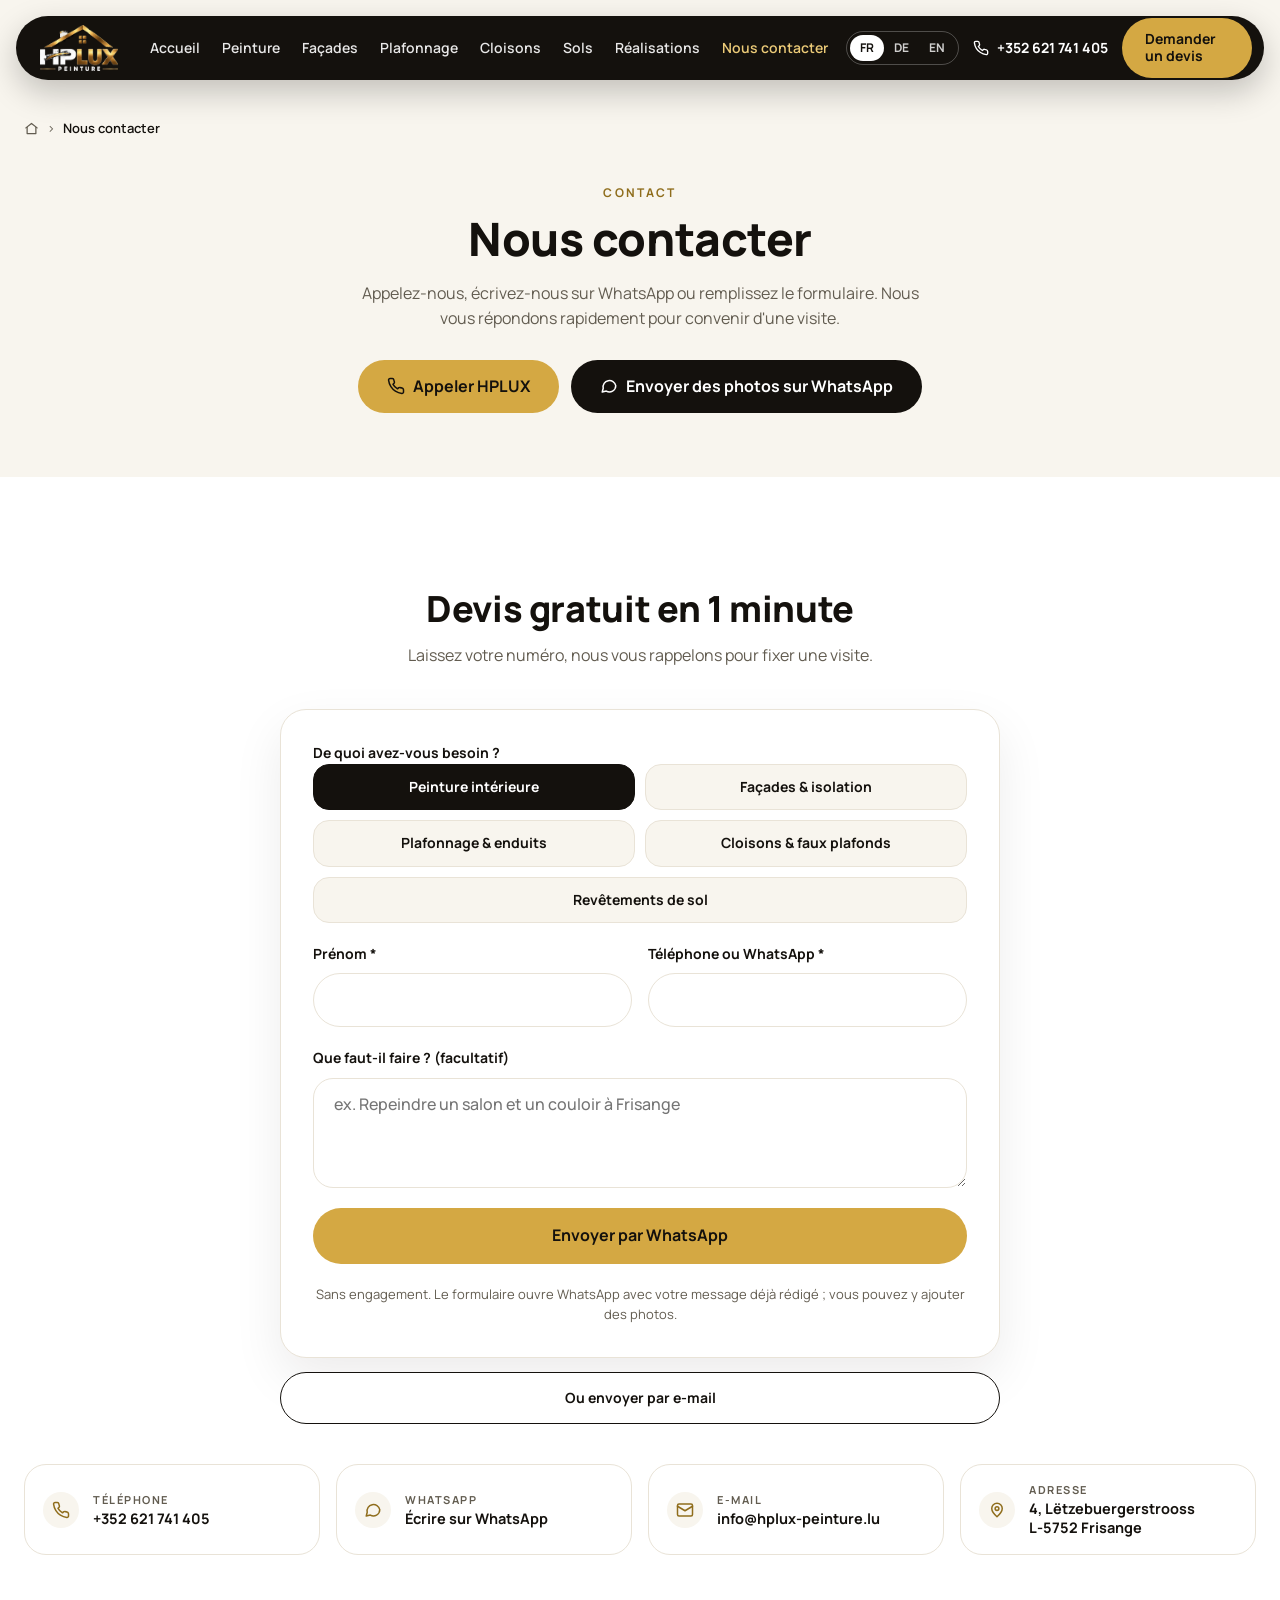
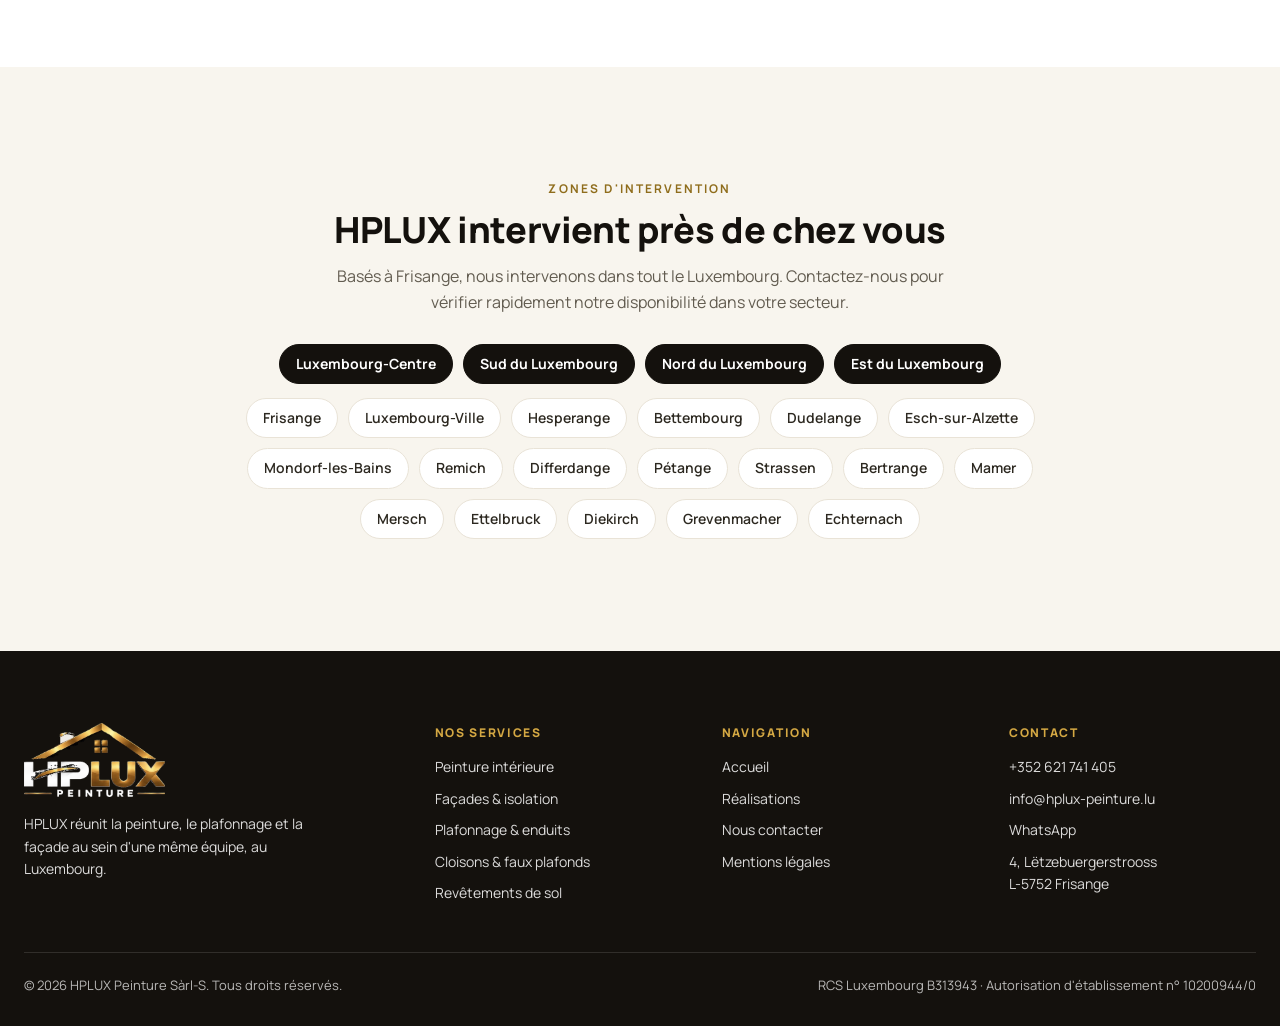
<file: contact.html>
<!DOCTYPE html>
<html lang="fr" data-title="ct_title">
<head>
<meta charset="utf-8">
<meta name="viewport" content="width=device-width, initial-scale=1, maximum-scale=1, user-scalable=no">
<title>Contact et devis gratuit | HPLUX Peinture</title>
<meta name="description" content="Contactez HPLUX Peinture à Frisange : téléphone et WhatsApp +352 621 741 405, info@hplux-peinture.lu. Devis gratuit partout au Luxembourg.">
<link rel="canonical" href="https://www.hplux-peinture.lu/contact.html">
<meta property="og:title" content="Contact et devis gratuit | HPLUX Peinture">
<meta property="og:description" content="Contactez HPLUX Peinture à Frisange : téléphone et WhatsApp +352 621 741 405, info@hplux-peinture.lu. Devis gratuit partout au Luxembourg.">
<meta property="og:type" content="website">
<meta property="og:image" content="https://www.hplux-peinture.lu/hero.jpg">
<meta name="theme-color" content="#14110d">
<link rel="icon" type="image/png" href="icon.png">
<link rel="apple-touch-icon" href="icon.png">
<link rel="preconnect" href="https://fonts.googleapis.com">
<link rel="preconnect" href="https://fonts.gstatic.com" crossorigin>
<link href="https://fonts.googleapis.com/css2?family=Manrope:wght@400;500;600;700;800&display=swap" rel="stylesheet">
<link rel="stylesheet" href="styles.css">
<script type="application/ld+json">{"@context": "https://schema.org", "@type": "HousePainter", "name": "HPLUX Peinture Sàrl-S", "url": "https://www.hplux-peinture.lu/", "telephone": "+352621741405", "email": "info@hplux-peinture.lu", "image": "https://www.hplux-peinture.lu/hero.jpg", "address": {"@type": "PostalAddress", "streetAddress": "4, Lëtzebuergerstrooss", "postalCode": "L-5752", "addressLocality": "Frisange", "addressCountry": "LU"}, "areaServed": "Luxembourg"}</script>
<script type="application/ld+json">{"@context": "https://schema.org", "@type": "BreadcrumbList", "itemListElement": [{"@type": "ListItem", "position": 1, "name": "Accueil", "item": "https://www.hplux-peinture.lu/"}, {"@type": "ListItem", "position": 2, "name": "Contact", "item": "https://www.hplux-peinture.lu/contact.html"}]}</script>
</head>
<body id="top">
<svg width="0" height="0" style="position:absolute" aria-hidden="true">
  <defs>
    <symbol id="i-check" viewBox="0 0 24 24" fill="none" stroke="currentColor" stroke-width="2.6" stroke-linecap="round" stroke-linejoin="round"><path d="M20 6 9 17l-5-5"/></symbol>
    <symbol id="i-phone" viewBox="0 0 24 24" fill="none" stroke="currentColor" stroke-width="2" stroke-linecap="round" stroke-linejoin="round"><path d="M22 16.9v3a2 2 0 0 1-2.2 2 19.8 19.8 0 0 1-8.6-3.1 19.5 19.5 0 0 1-6-6A19.8 19.8 0 0 1 2.1 4.2 2 2 0 0 1 4.1 2h3a2 2 0 0 1 2 1.7c.1.9.4 1.8.7 2.7a2 2 0 0 1-.5 2.1L8 9.8a16 16 0 0 0 6 6l1.3-1.3a2 2 0 0 1 2.1-.4c.9.3 1.8.6 2.7.7a2 2 0 0 1 1.7 2z"/></symbol>
    <symbol id="i-mail" viewBox="0 0 24 24" fill="none" stroke="currentColor" stroke-width="2" stroke-linecap="round" stroke-linejoin="round"><rect x="2" y="4" width="20" height="16" rx="2"/><path d="m22 7-10 6L2 7"/></symbol>
    <symbol id="i-pin" viewBox="0 0 24 24" fill="none" stroke="currentColor" stroke-width="2" stroke-linecap="round" stroke-linejoin="round"><path d="M12 21s-7-6.2-7-11a7 7 0 0 1 14 0c0 4.8-7 11-7 11z"/><circle cx="12" cy="10" r="2.5"/></symbol>
    <symbol id="i-chat" viewBox="0 0 24 24" fill="none" stroke="currentColor" stroke-width="2" stroke-linecap="round" stroke-linejoin="round"><path d="M21 11.5a8.4 8.4 0 0 1-12.6 7.3L3 20l1.3-5A8.4 8.4 0 1 1 21 11.5z"/></symbol>
    <symbol id="i-down" viewBox="0 0 24 24" fill="none" stroke="currentColor" stroke-width="2.2" stroke-linecap="round" stroke-linejoin="round"><path d="m6 9 6 6 6-6"/></symbol>
    <symbol id="i-menu" viewBox="0 0 24 24" fill="none" stroke="currentColor" stroke-width="2.2" stroke-linecap="round"><path d="M4 7h16M4 12h16M4 17h16"/></symbol>
    <symbol id="i-roller" viewBox="0 0 24 24" fill="none" stroke="currentColor" stroke-width="2" stroke-linecap="round" stroke-linejoin="round"><rect x="3" y="3" width="15" height="6" rx="1.5"/><path d="M18 6h2a1 1 0 0 1 1 1v3a1 1 0 0 1-1 1h-8v3"/><rect x="10" y="14" width="4" height="7" rx="1"/></symbol>
    <symbol id="i-home" viewBox="0 0 24 24" fill="none" stroke="currentColor" stroke-width="2" stroke-linecap="round" stroke-linejoin="round"><path d="M3 11 12 4l9 7"/><path d="M5 10v10h14V10"/><path d="M10 20v-6h4v6"/></symbol>
    <symbol id="i-trowel" viewBox="0 0 24 24" fill="none" stroke="currentColor" stroke-width="2" stroke-linecap="round" stroke-linejoin="round"><path d="M3 17 13 7l4 4L7 21H3v-4z"/><path d="m15 5 2-2 4 4-2 2"/></symbol>
    <symbol id="i-wall" viewBox="0 0 24 24" fill="none" stroke="currentColor" stroke-width="2" stroke-linecap="round" stroke-linejoin="round"><rect x="3" y="4" width="18" height="16" rx="2"/><path d="M3 10h18M9 10v10M15 4v6"/></symbol>
      <symbol id="i-homeline" viewBox="0 0 24 24" fill="none" stroke="currentColor" stroke-width="2" stroke-linecap="round" stroke-linejoin="round"><path d="M3 11 12 4l9 7"/><path d="M5 10v10h14V10"/></symbol>
    <symbol id="i-floor" viewBox="0 0 24 24" fill="none" stroke="currentColor" stroke-width="2" stroke-linecap="round" stroke-linejoin="round"><path d="M7 5h10l4 14H3z"/><path d="M12 5v14M9.5 5 7.5 19M14.5 5l2 14M5 12h14"/></symbol>
  </defs>
</svg>
<header class="nav-wrap">
  <div class="nav" id="nav">
    <a class="brand" href="index.html" aria-label="HPLUX Peinture"><img src="logo-blanc.png" alt="HPLUX Peinture" width="420" height="221"></a>
    <nav class="nav-links" id="nav-links" aria-label="Navigation">
      <a href="index.html"><span data-i18n="n_home">Accueil</span></a><a href="peinture-interieure.html"><span data-i18n="n_p">Peinture</span></a><a href="facades-isolation.html"><span data-i18n="n_f">Façades</span></a><a href="plafonnage-enduits.html"><span data-i18n="n_pl">Plafonnage</span></a><a href="cloisons-faux-plafonds.html"><span data-i18n="n_c">Cloisons</span></a><a href="revetements-de-sol.html"><span data-i18n="n_sol">Sols</span></a><a href="realisations.html"><span data-i18n="n_real">Réalisations</span></a><a href="contact.html" aria-current="page"><span data-i18n="n_contact">Nous contacter</span></a>
    </nav>
    <div class="nav-right">
      <div class="lang" role="group" aria-label="Langue">
        <button type="button" data-lang="fr" aria-pressed="true">FR</button>
        <button type="button" data-lang="de" aria-pressed="false">DE</button>
        <button type="button" data-lang="en" aria-pressed="false">EN</button>
      </div>
      <a class="nav-phone" href="tel:+352621741405" aria-label="+352 621 741 405"><svg width="16" height="16" aria-hidden="true"><use href="#i-phone"/></svg><span>+352 621 741 405</span></a>
      <a class="btn btn-gold nav-cta" href="contact.html"><span data-i18n="n_cta">Demander un devis</span></a>
      <button class="burger" type="button" id="burger" aria-expanded="false" aria-controls="nav-links" aria-label="Menu"><svg width="20" height="20" aria-hidden="true"><use href="#i-menu"/></svg></button>
    </div>
  </div>
</header>
<main>
<section class="page-hero page-hero-sm">
  <div class="container">
    <nav class="crumbs" aria-label="Fil d'Ariane"><a href="index.html" aria-label="Accueil"><svg width="15" height="15" aria-hidden="true"><use href="#i-homeline"/></svg></a><span aria-hidden="true">›</span><span data-i18n="n_contact">Nous contacter</span></nav>
    <div class="ph-text ph-center">
      <p data-i18n="ct_ey" class="eyebrow">Contact</p>
      <h1 data-i18n="ct_h1">Nous contacter</h1>
      <p data-i18n="ct_p">Appelez-nous, écrivez-nous sur WhatsApp ou remplissez le formulaire. Nous vous répondons rapidement pour convenir d'une visite.</p>
      <div class="ph-cta">
        <a class="btn btn-gold btn-lg" href="tel:+352621741405"><svg width="18" height="18" aria-hidden="true"><use href="#i-phone"/></svg><span data-i18n="btn_call">Appeler HPLUX</span></a>
        <a class="btn btn-dark btn-lg" href="https://wa.me/352621741405" target="_blank" rel="noopener"><svg width="18" height="18" aria-hidden="true"><use href="#i-chat"/></svg><span data-i18n="btn_wa">Envoyer des photos sur WhatsApp</span></a>
      </div>
    </div>
  </div>
</section>

<section class="sec" id="devis">
  <div class="container center">
    <h2 data-i18n="k_h" class="h2">Devis gratuit en 1 minute</h2>
    <p data-i18n="k_p" class="lead">Laissez votre numéro, nous vous rappelons pour fixer une visite.</p>
    <form class="form-card" id="quote-form" novalidate>
      <fieldset class="choices">
        <legend data-i18n="k_need">De quoi avez-vous besoin ?</legend>
        <div class="choice-grid"><button class="choice" type="button" aria-pressed="true"><span data-i18n="c1_t">Peinture intérieure</span></button><button class="choice" type="button" aria-pressed="false"><span data-i18n="c2_t">Façades &amp; isolation</span></button><button class="choice" type="button" aria-pressed="false"><span data-i18n="c3_t">Plafonnage &amp; enduits</span></button><button class="choice" type="button" aria-pressed="false"><span data-i18n="c4_t">Cloisons &amp; faux plafonds</span></button><button class="choice" type="button" aria-pressed="false"><span data-i18n="c5_t">Revêtements de sol</span></button></div>
      </fieldset>
      <div class="row2">
        <div class="field"><label for="q-name"><span data-i18n="k_name">Prénom *</span></label><input id="q-name" name="name" autocomplete="given-name" required></div>
        <div class="field"><label for="q-tel"><span data-i18n="k_tel">Téléphone ou WhatsApp *</span></label><input id="q-tel" name="tel" type="tel" inputmode="tel" autocomplete="tel" required></div>
      </div>
      <div class="field"><label for="q-msg"><span data-i18n="k_msg">Que faut-il faire ? (facultatif)</span></label><textarea id="q-msg" name="msg" data-i18n-ph="k_ph" placeholder="ex. Repeindre un salon et un couloir à Frisange"></textarea></div>
      <p class="form-error" id="q-error" role="alert" hidden></p>
      <button class="btn btn-gold btn-lg" type="submit"><span data-i18n="k_wa">Envoyer par WhatsApp</span></button>
      <p class="form-ready" id="q-ready" hidden><span data-i18n="k_ready">Votre message est prêt :</span> <a id="q-link" href="#" target="_blank" rel="noopener"></a></p>
      <p data-i18n="k_note" class="form-note">Sans engagement. Le formulaire ouvre WhatsApp avec votre message déjà rédigé ; vous pouvez y ajouter des photos.</p>
    </form>
    <div class="alt-send"><button class="btn btn-outline" type="button" id="send-mail"><span data-i18n="k_mail">Ou envoyer par e-mail</span></button></div>
    <div class="infos">
      <a class="info" href="tel:+352621741405"><span class="ico"><svg width="18" height="18" aria-hidden="true"><use href="#i-phone"/></svg></span><span><small data-i18n="i_tel">Téléphone</small><b>+352 621 741 405</b></span></a>
      <a class="info" href="https://wa.me/352621741405" target="_blank" rel="noopener"><span class="ico"><svg width="18" height="18" aria-hidden="true"><use href="#i-chat"/></svg></span><span><small>WhatsApp</small><b data-i18n="i_wa">Écrire sur WhatsApp</b></span></a>
      <a class="info" href="mailto:info@hplux-peinture.lu"><span class="ico"><svg width="18" height="18" aria-hidden="true"><use href="#i-mail"/></svg></span><span><small data-i18n="i_mail">E-mail</small><b>info@hplux-peinture.lu</b></span></a>
      <div class="info"><span class="ico"><svg width="18" height="18" aria-hidden="true"><use href="#i-pin"/></svg></span><span><small data-i18n="i_addr">Adresse</small><b class="nowrap-ok">4, Lëtzebuergerstrooss<br>L&#8209;5752&nbsp;Frisange</b></span></div>
    </div>
  </div>
</section>

<section class="sec tint" id="zones">
  <div class="container center">
    <p data-i18n="z_ey" class="eyebrow">Zones d'intervention</p>
    <h2 data-i18n="z_h" class="h2">HPLUX intervient près de chez vous</h2>
    <p data-i18n="z_p" class="lead">Basés à Frisange, nous intervenons dans tout le Luxembourg. Contactez-nous pour vérifier rapidement notre disponibilité dans votre secteur.</p>
    <div class="chips"><span data-i18n="z_r1" class="chip chip-dark">Luxembourg-Centre</span><span data-i18n="z_r2" class="chip chip-dark">Sud du Luxembourg</span><span data-i18n="z_r3" class="chip chip-dark">Nord du Luxembourg</span><span data-i18n="z_r4" class="chip chip-dark">Est du Luxembourg</span></div><div class="chips" style="margin-top:14px"><span class="chip">Frisange</span><span class="chip">Luxembourg-Ville</span><span class="chip">Hesperange</span><span class="chip">Bettembourg</span><span class="chip">Dudelange</span><span class="chip">Esch-sur-Alzette</span><span class="chip">Mondorf-les-Bains</span><span class="chip">Remich</span><span class="chip">Differdange</span><span class="chip">Pétange</span><span class="chip">Strassen</span><span class="chip">Bertrange</span><span class="chip">Mamer</span><span class="chip">Mersch</span><span class="chip">Ettelbruck</span><span class="chip">Diekirch</span><span class="chip">Grevenmacher</span><span class="chip">Echternach</span></div>
  </div>
</section>
</main>
<footer class="footer">
  <div class="container">
    <div class="foot-grid">
      <div>
        <img src="logo-blanc.png" alt="HPLUX Peinture" width="420" height="221" loading="lazy">
        <p data-i18n="ft_p" style="max-width:300px">HPLUX réunit la peinture, le plafonnage et la façade au sein d'une même équipe, au Luxembourg.</p>
      </div>
      <div>
        <h3 data-i18n="ft_s">Nos services</h3>
        <ul><li><a href="peinture-interieure.html"><span data-i18n="c1_t">Peinture intérieure</span></a></li><li><a href="facades-isolation.html"><span data-i18n="c2_t">Façades &amp; isolation</span></a></li><li><a href="plafonnage-enduits.html"><span data-i18n="c3_t">Plafonnage &amp; enduits</span></a></li><li><a href="cloisons-faux-plafonds.html"><span data-i18n="c4_t">Cloisons &amp; faux plafonds</span></a></li><li><a href="revetements-de-sol.html"><span data-i18n="c5_t">Revêtements de sol</span></a></li></ul>
      </div>
      <div>
        <h3 data-i18n="ft_n">Navigation</h3>
        <ul>
          <li><a href="index.html"><span data-i18n="n_home">Accueil</span></a></li>
          <li><a href="realisations.html"><span data-i18n="n_real">Réalisations</span></a></li>
          <li><a href="contact.html"><span data-i18n="n_contact">Nous contacter</span></a></li>
          <li><a href="mentions-legales.html"><span data-i18n="ft_legal">Mentions légales</span></a></li>
        </ul>
      </div>
      <div>
        <h3 data-i18n="ft_c">Contact</h3>
        <ul>
          <li><a href="tel:+352621741405">+352 621 741 405</a></li>
          <li><a href="mailto:info@hplux-peinture.lu">info@hplux-peinture.lu</a></li>
          <li><a href="https://wa.me/352621741405" target="_blank" rel="noopener">WhatsApp</a></li>
          <li>4, Lëtzebuergerstrooss<br>L-5752 Frisange</li>
        </ul>
      </div>
    </div>
    <div class="foot-bottom">
      <span>© 2026 HPLUX Peinture Sàrl-S. <span data-i18n="ft_r">Tous droits réservés.</span></span>
      <span>RCS Luxembourg B313943 · <span data-i18n="ft_aut">Autorisation d'établissement n° 10200944/0</span></span>
    </div>
  </div>
</footer>
<script src="site.js"></script>
</body>
</html>
</file>
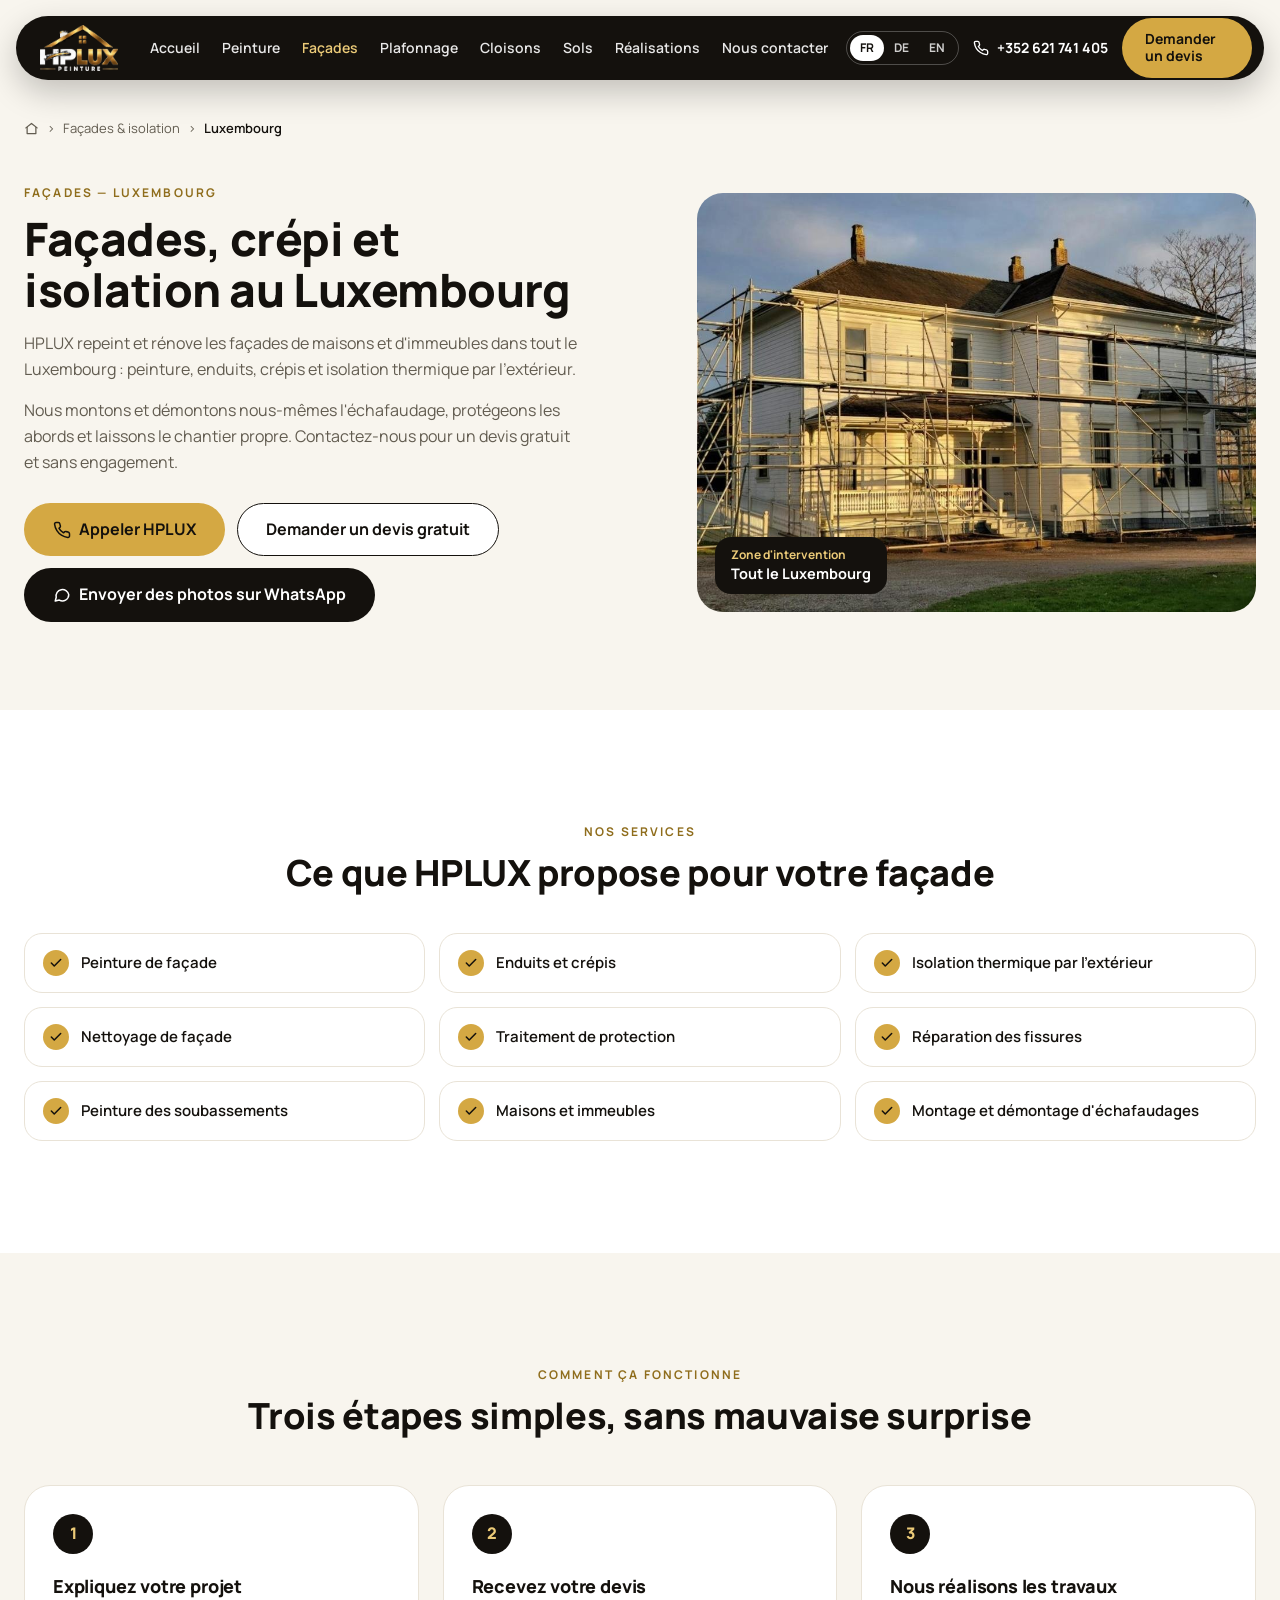
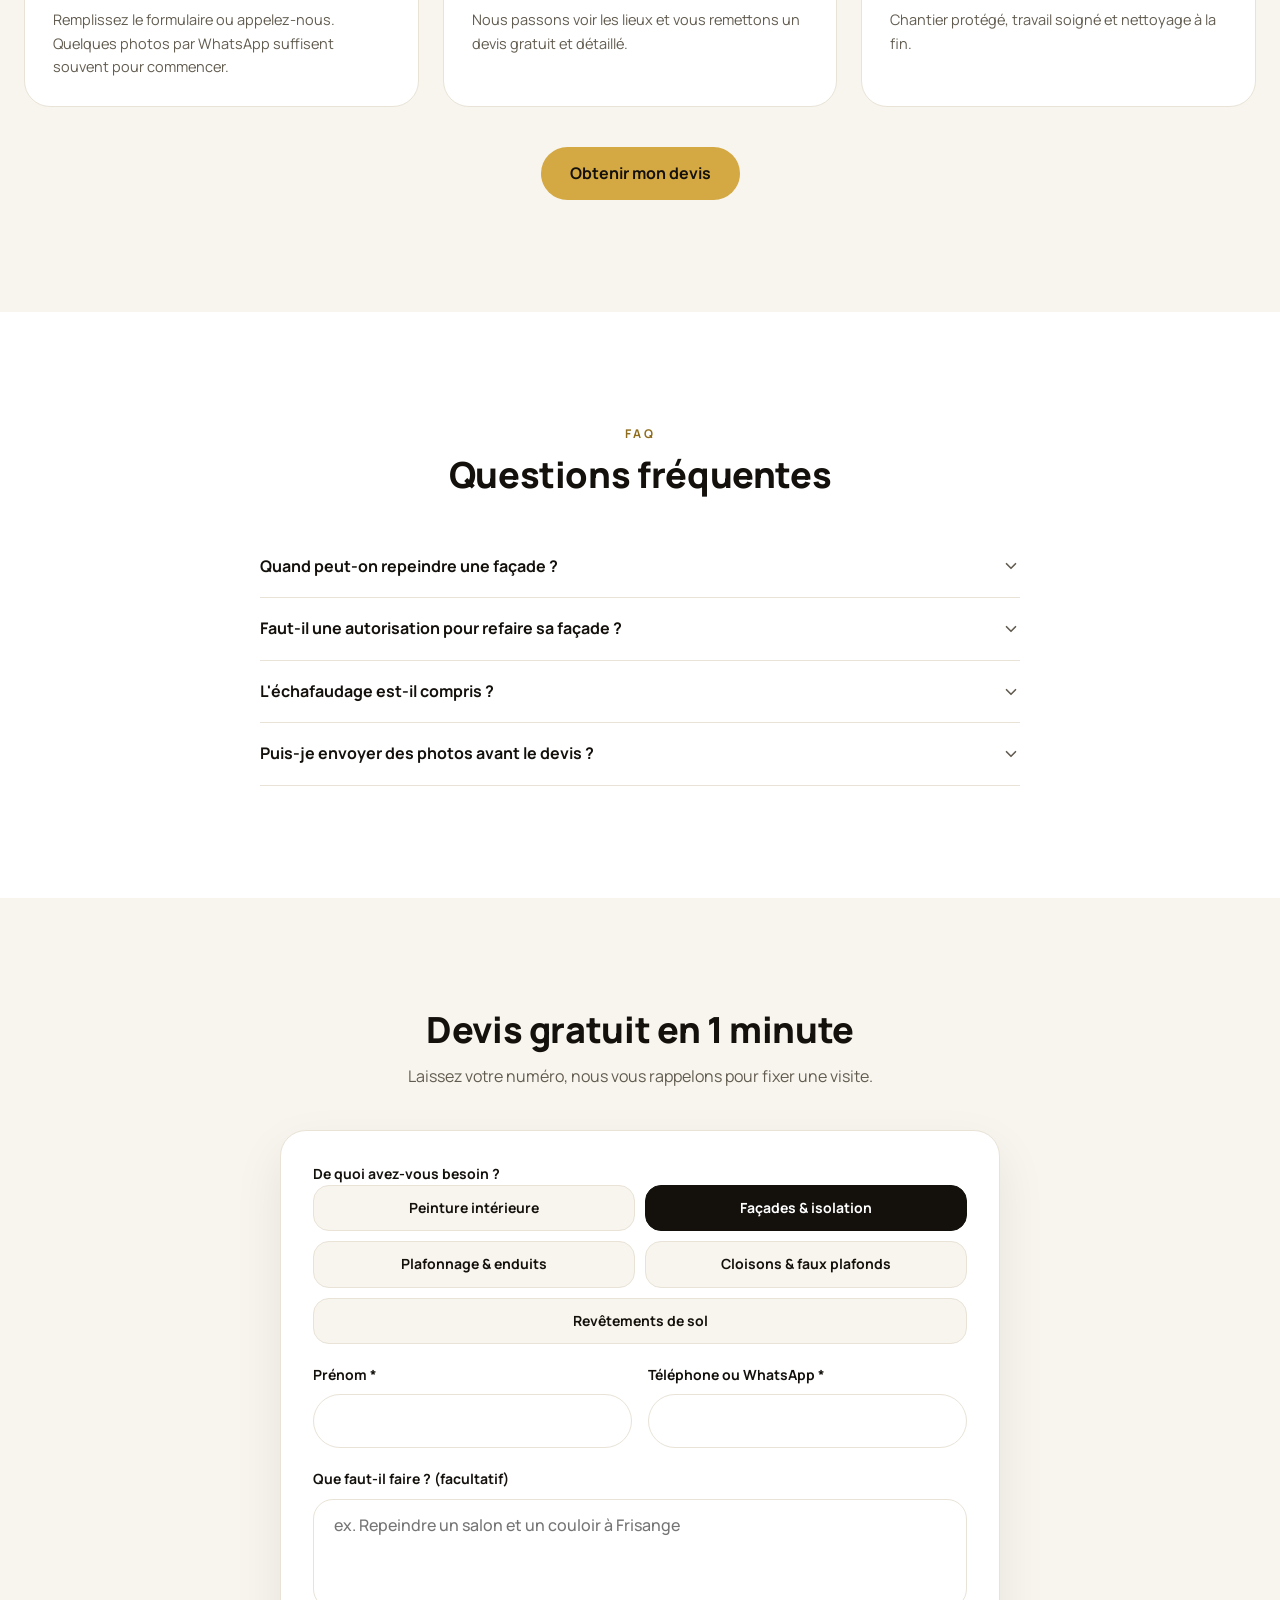
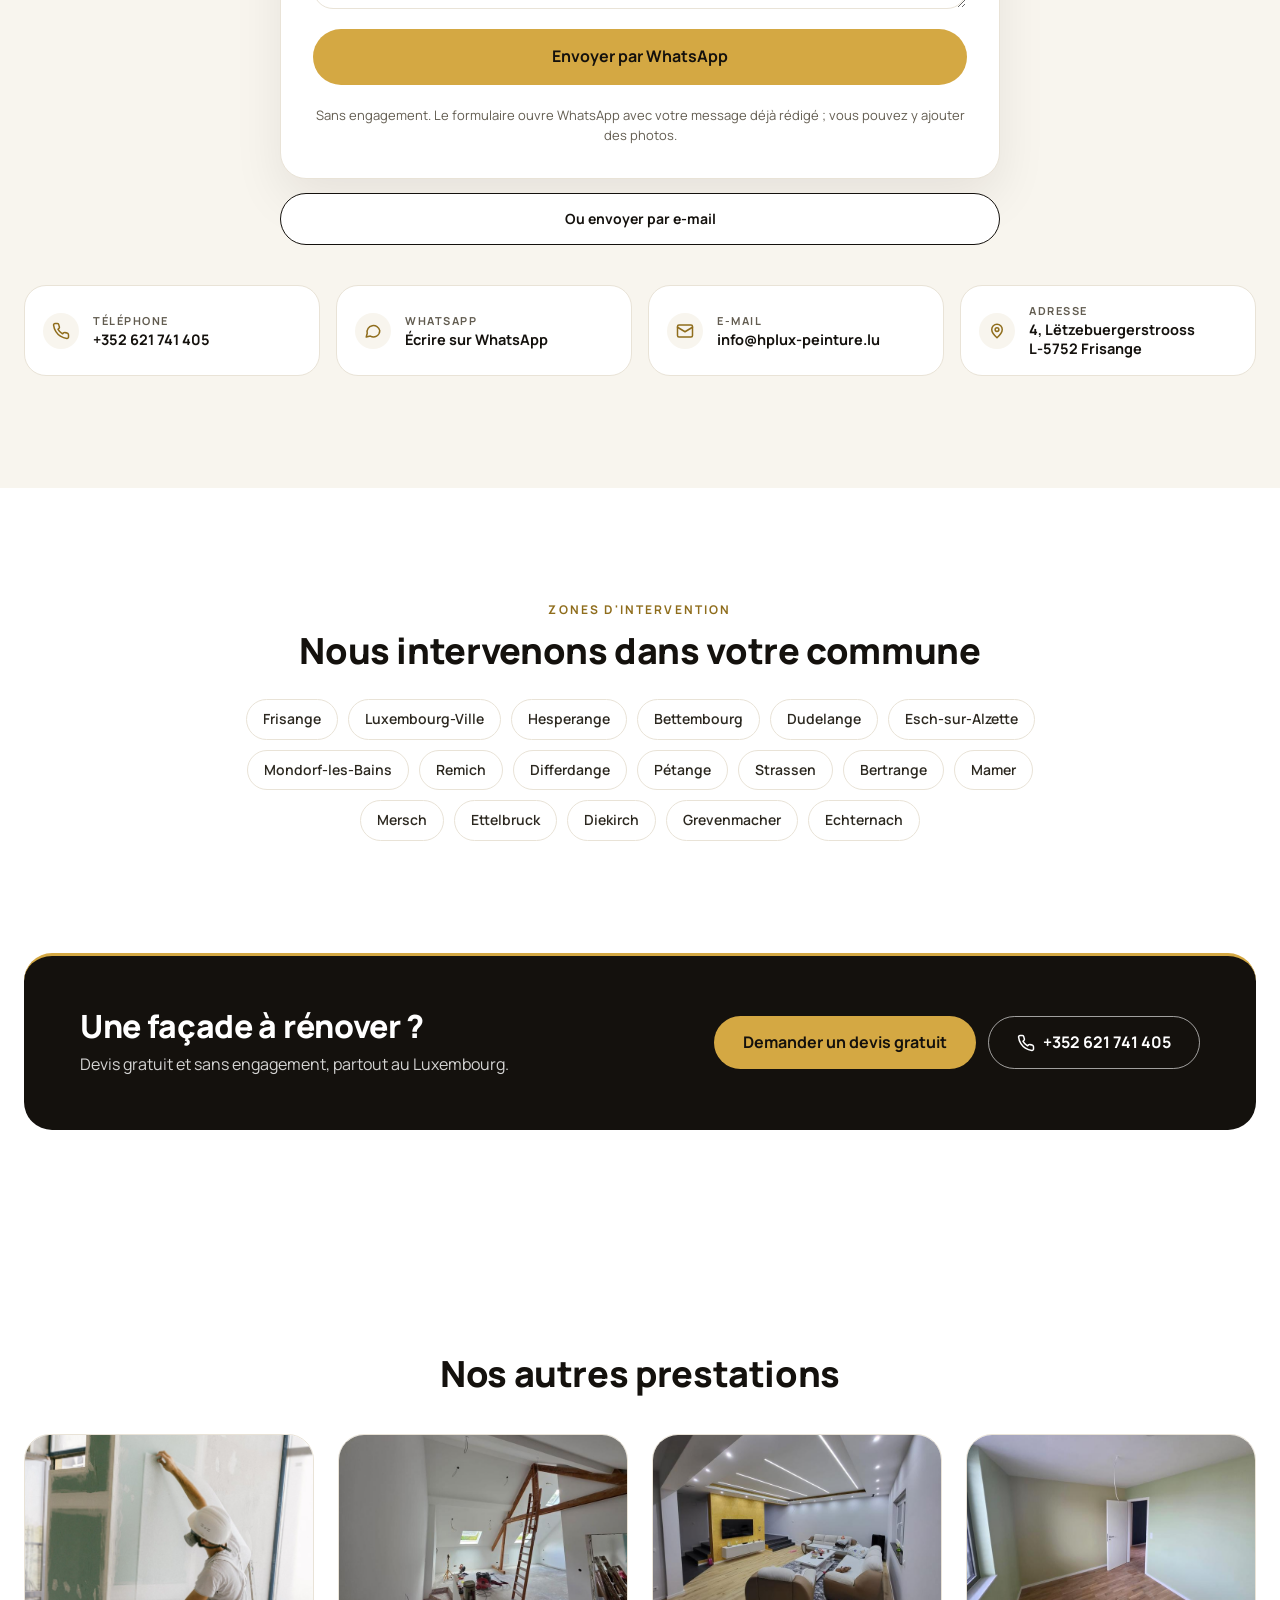
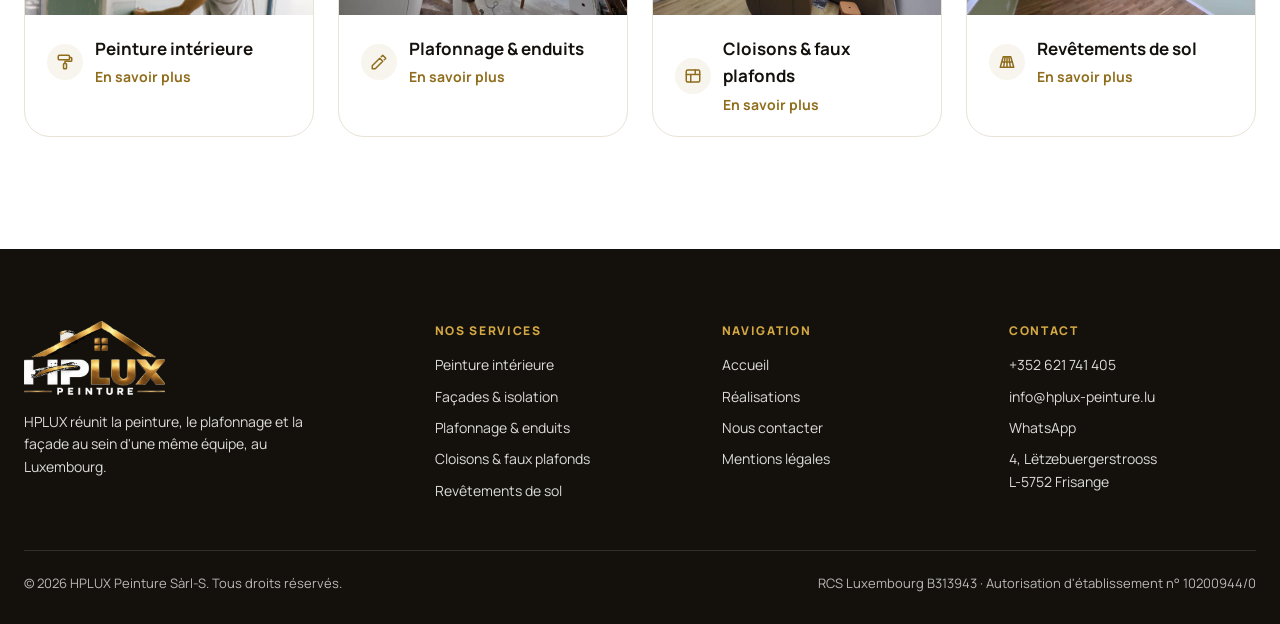
<file: facades-isolation.html>
<!DOCTYPE html>
<html lang="fr" data-title="f_title">
<head>
<meta charset="utf-8">
<meta name="viewport" content="width=device-width, initial-scale=1, maximum-scale=1, user-scalable=no">
<title>Façade, crépi et isolation au Luxembourg | HPLUX Peinture</title>
<meta name="description" content="Peinture de façade, enduits et crépis, isolation thermique par l&#x27;extérieur et échafaudage partout au Luxembourg. Devis gratuit.">
<link rel="canonical" href="https://www.hplux-peinture.lu/facades-isolation.html">
<meta property="og:title" content="Façade, crépi et isolation au Luxembourg | HPLUX Peinture">
<meta property="og:description" content="Peinture de façade, enduits et crépis, isolation thermique par l&#x27;extérieur et échafaudage partout au Luxembourg. Devis gratuit.">
<meta property="og:type" content="website">
<meta property="og:image" content="https://www.hplux-peinture.lu/hero.jpg">
<meta name="theme-color" content="#14110d">
<link rel="icon" type="image/png" href="icon.png">
<link rel="apple-touch-icon" href="icon.png">
<link rel="preconnect" href="https://fonts.googleapis.com">
<link rel="preconnect" href="https://fonts.gstatic.com" crossorigin>
<link href="https://fonts.googleapis.com/css2?family=Manrope:wght@400;500;600;700;800&display=swap" rel="stylesheet">
<link rel="stylesheet" href="styles.css">
<script type="application/ld+json">{"@context": "https://schema.org", "@type": "HousePainter", "name": "HPLUX Peinture Sàrl-S", "url": "https://www.hplux-peinture.lu/", "telephone": "+352621741405", "email": "info@hplux-peinture.lu", "image": "https://www.hplux-peinture.lu/hero.jpg", "address": {"@type": "PostalAddress", "streetAddress": "4, Lëtzebuergerstrooss", "postalCode": "L-5752", "addressLocality": "Frisange", "addressCountry": "LU"}, "areaServed": "Luxembourg"}</script>
<script type="application/ld+json">{"@context": "https://schema.org", "@type": "BreadcrumbList", "itemListElement": [{"@type": "ListItem", "position": 1, "name": "Accueil", "item": "https://www.hplux-peinture.lu/"}, {"@type": "ListItem", "position": 2, "name": "Façades & isolation", "item": "https://www.hplux-peinture.lu/facades-isolation.html"}]}</script>
</head>
<body id="top">
<svg width="0" height="0" style="position:absolute" aria-hidden="true">
  <defs>
    <symbol id="i-check" viewBox="0 0 24 24" fill="none" stroke="currentColor" stroke-width="2.6" stroke-linecap="round" stroke-linejoin="round"><path d="M20 6 9 17l-5-5"/></symbol>
    <symbol id="i-phone" viewBox="0 0 24 24" fill="none" stroke="currentColor" stroke-width="2" stroke-linecap="round" stroke-linejoin="round"><path d="M22 16.9v3a2 2 0 0 1-2.2 2 19.8 19.8 0 0 1-8.6-3.1 19.5 19.5 0 0 1-6-6A19.8 19.8 0 0 1 2.1 4.2 2 2 0 0 1 4.1 2h3a2 2 0 0 1 2 1.7c.1.9.4 1.8.7 2.7a2 2 0 0 1-.5 2.1L8 9.8a16 16 0 0 0 6 6l1.3-1.3a2 2 0 0 1 2.1-.4c.9.3 1.8.6 2.7.7a2 2 0 0 1 1.7 2z"/></symbol>
    <symbol id="i-mail" viewBox="0 0 24 24" fill="none" stroke="currentColor" stroke-width="2" stroke-linecap="round" stroke-linejoin="round"><rect x="2" y="4" width="20" height="16" rx="2"/><path d="m22 7-10 6L2 7"/></symbol>
    <symbol id="i-pin" viewBox="0 0 24 24" fill="none" stroke="currentColor" stroke-width="2" stroke-linecap="round" stroke-linejoin="round"><path d="M12 21s-7-6.2-7-11a7 7 0 0 1 14 0c0 4.8-7 11-7 11z"/><circle cx="12" cy="10" r="2.5"/></symbol>
    <symbol id="i-chat" viewBox="0 0 24 24" fill="none" stroke="currentColor" stroke-width="2" stroke-linecap="round" stroke-linejoin="round"><path d="M21 11.5a8.4 8.4 0 0 1-12.6 7.3L3 20l1.3-5A8.4 8.4 0 1 1 21 11.5z"/></symbol>
    <symbol id="i-down" viewBox="0 0 24 24" fill="none" stroke="currentColor" stroke-width="2.2" stroke-linecap="round" stroke-linejoin="round"><path d="m6 9 6 6 6-6"/></symbol>
    <symbol id="i-menu" viewBox="0 0 24 24" fill="none" stroke="currentColor" stroke-width="2.2" stroke-linecap="round"><path d="M4 7h16M4 12h16M4 17h16"/></symbol>
    <symbol id="i-roller" viewBox="0 0 24 24" fill="none" stroke="currentColor" stroke-width="2" stroke-linecap="round" stroke-linejoin="round"><rect x="3" y="3" width="15" height="6" rx="1.5"/><path d="M18 6h2a1 1 0 0 1 1 1v3a1 1 0 0 1-1 1h-8v3"/><rect x="10" y="14" width="4" height="7" rx="1"/></symbol>
    <symbol id="i-home" viewBox="0 0 24 24" fill="none" stroke="currentColor" stroke-width="2" stroke-linecap="round" stroke-linejoin="round"><path d="M3 11 12 4l9 7"/><path d="M5 10v10h14V10"/><path d="M10 20v-6h4v6"/></symbol>
    <symbol id="i-trowel" viewBox="0 0 24 24" fill="none" stroke="currentColor" stroke-width="2" stroke-linecap="round" stroke-linejoin="round"><path d="M3 17 13 7l4 4L7 21H3v-4z"/><path d="m15 5 2-2 4 4-2 2"/></symbol>
    <symbol id="i-wall" viewBox="0 0 24 24" fill="none" stroke="currentColor" stroke-width="2" stroke-linecap="round" stroke-linejoin="round"><rect x="3" y="4" width="18" height="16" rx="2"/><path d="M3 10h18M9 10v10M15 4v6"/></symbol>
      <symbol id="i-homeline" viewBox="0 0 24 24" fill="none" stroke="currentColor" stroke-width="2" stroke-linecap="round" stroke-linejoin="round"><path d="M3 11 12 4l9 7"/><path d="M5 10v10h14V10"/></symbol>
    <symbol id="i-floor" viewBox="0 0 24 24" fill="none" stroke="currentColor" stroke-width="2" stroke-linecap="round" stroke-linejoin="round"><path d="M7 5h10l4 14H3z"/><path d="M12 5v14M9.5 5 7.5 19M14.5 5l2 14M5 12h14"/></symbol>
  </defs>
</svg>
<header class="nav-wrap">
  <div class="nav" id="nav">
    <a class="brand" href="index.html" aria-label="HPLUX Peinture"><img src="logo-blanc.png" alt="HPLUX Peinture" width="420" height="221"></a>
    <nav class="nav-links" id="nav-links" aria-label="Navigation">
      <a href="index.html"><span data-i18n="n_home">Accueil</span></a><a href="peinture-interieure.html"><span data-i18n="n_p">Peinture</span></a><a href="facades-isolation.html" aria-current="page"><span data-i18n="n_f">Façades</span></a><a href="plafonnage-enduits.html"><span data-i18n="n_pl">Plafonnage</span></a><a href="cloisons-faux-plafonds.html"><span data-i18n="n_c">Cloisons</span></a><a href="revetements-de-sol.html"><span data-i18n="n_sol">Sols</span></a><a href="realisations.html"><span data-i18n="n_real">Réalisations</span></a><a href="contact.html"><span data-i18n="n_contact">Nous contacter</span></a>
    </nav>
    <div class="nav-right">
      <div class="lang" role="group" aria-label="Langue">
        <button type="button" data-lang="fr" aria-pressed="true">FR</button>
        <button type="button" data-lang="de" aria-pressed="false">DE</button>
        <button type="button" data-lang="en" aria-pressed="false">EN</button>
      </div>
      <a class="nav-phone" href="tel:+352621741405" aria-label="+352 621 741 405"><svg width="16" height="16" aria-hidden="true"><use href="#i-phone"/></svg><span>+352 621 741 405</span></a>
      <a class="btn btn-gold nav-cta" href="contact.html"><span data-i18n="n_cta">Demander un devis</span></a>
      <button class="burger" type="button" id="burger" aria-expanded="false" aria-controls="nav-links" aria-label="Menu"><svg width="20" height="20" aria-hidden="true"><use href="#i-menu"/></svg></button>
    </div>
  </div>
</header>
<main>
<section class="page-hero">
  <div class="container">
    <nav class="crumbs" aria-label="Fil d'Ariane"><a href="index.html" aria-label="Accueil"><svg width="15" height="15" aria-hidden="true"><use href="#i-homeline"/></svg></a><span aria-hidden="true">›</span><span data-i18n="c2_t">Façades &amp; isolation</span><span aria-hidden="true">›</span><span>Luxembourg</span></nav>
    <div class="ph-grid">
      <div class="ph-text">
        <p data-i18n="f_ey" class="eyebrow">Façades — Luxembourg</p>
        <h1 data-i18n="f_h1">Façades, crépi et isolation au Luxembourg</h1>
        <p data-i18n="f_p1">HPLUX repeint et rénove les façades de maisons et d'immeubles dans tout le Luxembourg : peinture, enduits, crépis et isolation thermique par l'extérieur.</p>
        <p data-i18n="f_p2">Nous montons et démontons nous-mêmes l'échafaudage, protégeons les abords et laissons le chantier propre. Contactez-nous pour un devis gratuit et sans engagement.</p>
        <div class="ph-cta">
          <a class="btn btn-gold btn-lg" href="tel:+352621741405"><svg width="18" height="18" aria-hidden="true"><use href="#i-phone"/></svg><span data-i18n="btn_call">Appeler HPLUX</span></a>
          <a class="btn btn-outline btn-lg" href="#devis"><span data-i18n="h_c1">Demander un devis gratuit</span></a>
          <a class="btn btn-dark btn-lg" href="https://wa.me/352621741405" target="_blank" rel="noopener"><svg width="18" height="18" aria-hidden="true"><use href="#i-chat"/></svg><span data-i18n="btn_wa">Envoyer des photos sur WhatsApp</span></a>
        </div>
      </div>
      <div class="ph-img">
        <img src="facade.jpg" alt="Maison entourée d&#x27;un échafaudage pendant des travaux de façade" width="967" height="726">
        <div class="ph-badge"><small data-i18n="zone_t">Zone d'intervention</small><b data-i18n="zone_v">Tout le Luxembourg</b></div>
      </div>
    </div>
  </div>
</section>

<section class="sec">
  <div class="container center">
    <p data-i18n="svc_ey" class="eyebrow">Nos services</p>
    <h2 data-i18n="f_sh" class="h2">Ce que HPLUX propose pour votre façade</h2>
    <ul class="offer"><li><span class="tick"><svg width="14" height="14" aria-hidden="true"><use href="#i-check"/></svg></span><span data-i18n="f_i1">Peinture de façade</span></li><li><span class="tick"><svg width="14" height="14" aria-hidden="true"><use href="#i-check"/></svg></span><span data-i18n="f_i2">Enduits et crépis</span></li><li><span class="tick"><svg width="14" height="14" aria-hidden="true"><use href="#i-check"/></svg></span><span data-i18n="f_i3">Isolation thermique par l'extérieur</span></li><li><span class="tick"><svg width="14" height="14" aria-hidden="true"><use href="#i-check"/></svg></span><span data-i18n="f_i4">Nettoyage de façade</span></li><li><span class="tick"><svg width="14" height="14" aria-hidden="true"><use href="#i-check"/></svg></span><span data-i18n="f_i5">Traitement de protection</span></li><li><span class="tick"><svg width="14" height="14" aria-hidden="true"><use href="#i-check"/></svg></span><span data-i18n="f_i6">Réparation des fissures</span></li><li><span class="tick"><svg width="14" height="14" aria-hidden="true"><use href="#i-check"/></svg></span><span data-i18n="f_i7">Peinture des soubassements</span></li><li><span class="tick"><svg width="14" height="14" aria-hidden="true"><use href="#i-check"/></svg></span><span data-i18n="f_i8">Maisons et immeubles</span></li><li><span class="tick"><svg width="14" height="14" aria-hidden="true"><use href="#i-check"/></svg></span><span data-i18n="f_i9">Montage et démontage d'échafaudages</span></li></ul>
    
  </div>
</section>

<section class="sec tint" id="etapes">
  <div class="container center">
    <p data-i18n="st_ey" class="eyebrow">Comment ça fonctionne</p>
    <h2 data-i18n="st_h" class="h2">Trois étapes simples, sans mauvaise surprise</h2>
    <div class="steps"><div class="step"><div class="num">1</div><h3 data-i18n="st1_t">Expliquez votre projet</h3><p data-i18n="st1_d">Remplissez le formulaire ou appelez-nous. Quelques photos par WhatsApp suffisent souvent pour commencer.</p></div><div class="step"><div class="num">2</div><h3 data-i18n="st2_t">Recevez votre devis</h3><p data-i18n="st2_d">Nous passons voir les lieux et vous remettons un devis gratuit et détaillé.</p></div><div class="step"><div class="num">3</div><h3 data-i18n="st3_t">Nous réalisons les travaux</h3><p data-i18n="st3_d">Chantier protégé, travail soigné et nettoyage à la fin.</p></div></div>
    <a class="btn btn-gold btn-lg after-cta" href="#devis"><span data-i18n="st_cta">Obtenir mon devis</span></a>
  </div>
</section>

<section class="sec" id="faq">
  <div class="container center">
    <p class="eyebrow">FAQ</p>
    <h2 data-i18n="f_h" class="h2">Questions fréquentes</h2>
    <div class="faq"><details><summary><span data-i18n="f_q1">Quand peut-on repeindre une façade ?</span><svg width="18" height="18" aria-hidden="true"><use href="#i-down"/></svg></summary><p data-i18n="f_a1">De préférence par temps sec et sans gel, en général du printemps à l'automne. Nous planifions le chantier selon la météo.</p></details><details><summary><span data-i18n="f_q2">Faut-il une autorisation pour refaire sa façade ?</span><svg width="18" height="18" aria-hidden="true"><use href="#i-down"/></svg></summary><p data-i18n="f_a2">Selon la commune et le projet, par exemple un changement de couleur ou une isolation, une autorisation peut être nécessaire. Renseignez-vous auprès de votre commune avant les travaux.</p></details><details><summary><span data-i18n="f_q3">L'échafaudage est-il compris ?</span><svg width="18" height="18" aria-hidden="true"><use href="#i-down"/></svg></summary><p data-i18n="f_a3">Oui. Nous montons et démontons l'échafaudage nous-mêmes, et il figure dans le devis.</p></details><details><summary><span data-i18n="q5">Puis-je envoyer des photos avant le devis ?</span><svg width="18" height="18" aria-hidden="true"><use href="#i-down"/></svg></summary><p data-i18n="a5">Oui. Envoyez-nous quelques photos par WhatsApp au +352 621 741 405, cela nous aide à préparer la visite.</p></details></div>
  </div>
</section>

<section class="sec tint" id="devis">
  <div class="container center">
    <h2 data-i18n="k_h" class="h2">Devis gratuit en 1 minute</h2>
    <p data-i18n="k_p" class="lead">Laissez votre numéro, nous vous rappelons pour fixer une visite.</p>
    <form class="form-card" id="quote-form" novalidate>
      <fieldset class="choices">
        <legend data-i18n="k_need">De quoi avez-vous besoin ?</legend>
        <div class="choice-grid"><button class="choice" type="button" aria-pressed="false"><span data-i18n="c1_t">Peinture intérieure</span></button><button class="choice" type="button" aria-pressed="true"><span data-i18n="c2_t">Façades &amp; isolation</span></button><button class="choice" type="button" aria-pressed="false"><span data-i18n="c3_t">Plafonnage &amp; enduits</span></button><button class="choice" type="button" aria-pressed="false"><span data-i18n="c4_t">Cloisons &amp; faux plafonds</span></button><button class="choice" type="button" aria-pressed="false"><span data-i18n="c5_t">Revêtements de sol</span></button></div>
      </fieldset>
      <div class="row2">
        <div class="field"><label for="q-name"><span data-i18n="k_name">Prénom *</span></label><input id="q-name" name="name" autocomplete="given-name" required></div>
        <div class="field"><label for="q-tel"><span data-i18n="k_tel">Téléphone ou WhatsApp *</span></label><input id="q-tel" name="tel" type="tel" inputmode="tel" autocomplete="tel" required></div>
      </div>
      <div class="field"><label for="q-msg"><span data-i18n="k_msg">Que faut-il faire ? (facultatif)</span></label><textarea id="q-msg" name="msg" data-i18n-ph="k_ph" placeholder="ex. Repeindre un salon et un couloir à Frisange"></textarea></div>
      <p class="form-error" id="q-error" role="alert" hidden></p>
      <button class="btn btn-gold btn-lg" type="submit"><span data-i18n="k_wa">Envoyer par WhatsApp</span></button>
      <p class="form-ready" id="q-ready" hidden><span data-i18n="k_ready">Votre message est prêt :</span> <a id="q-link" href="#" target="_blank" rel="noopener"></a></p>
      <p data-i18n="k_note" class="form-note">Sans engagement. Le formulaire ouvre WhatsApp avec votre message déjà rédigé ; vous pouvez y ajouter des photos.</p>
    </form>
    <div class="alt-send"><button class="btn btn-outline" type="button" id="send-mail"><span data-i18n="k_mail">Ou envoyer par e-mail</span></button></div>
    <div class="infos">
      <a class="info" href="tel:+352621741405"><span class="ico"><svg width="18" height="18" aria-hidden="true"><use href="#i-phone"/></svg></span><span><small data-i18n="i_tel">Téléphone</small><b>+352 621 741 405</b></span></a>
      <a class="info" href="https://wa.me/352621741405" target="_blank" rel="noopener"><span class="ico"><svg width="18" height="18" aria-hidden="true"><use href="#i-chat"/></svg></span><span><small>WhatsApp</small><b data-i18n="i_wa">Écrire sur WhatsApp</b></span></a>
      <a class="info" href="mailto:info@hplux-peinture.lu"><span class="ico"><svg width="18" height="18" aria-hidden="true"><use href="#i-mail"/></svg></span><span><small data-i18n="i_mail">E-mail</small><b>info@hplux-peinture.lu</b></span></a>
      <div class="info"><span class="ico"><svg width="18" height="18" aria-hidden="true"><use href="#i-pin"/></svg></span><span><small data-i18n="i_addr">Adresse</small><b class="nowrap-ok">4, Lëtzebuergerstrooss<br>L&#8209;5752&nbsp;Frisange</b></span></div>
    </div>
  </div>
</section>

<section class="sec" id="zones">
  <div class="container center">
    <p data-i18n="com_ey" class="eyebrow">Zones d'intervention</p>
    <h2 data-i18n="com_h" class="h2">Nous intervenons dans votre commune</h2>
    
    <div class="chips"><span class="chip">Frisange</span><span class="chip">Luxembourg-Ville</span><span class="chip">Hesperange</span><span class="chip">Bettembourg</span><span class="chip">Dudelange</span><span class="chip">Esch-sur-Alzette</span><span class="chip">Mondorf-les-Bains</span><span class="chip">Remich</span><span class="chip">Differdange</span><span class="chip">Pétange</span><span class="chip">Strassen</span><span class="chip">Bertrange</span><span class="chip">Mamer</span><span class="chip">Mersch</span><span class="chip">Ettelbruck</span><span class="chip">Diekirch</span><span class="chip">Grevenmacher</span><span class="chip">Echternach</span></div>
  </div>
</section>

<section class="sec-cta">
  <div class="container">
    <div class="ctab">
      <div><h2 data-i18n="f_cta">Une façade à rénover ?</h2><p data-i18n="cta_p">Devis gratuit et sans engagement, partout au Luxembourg.</p></div>
      <div class="ctab-btns">
        <a class="btn btn-gold btn-lg" href="#devis"><span data-i18n="h_c1">Demander un devis gratuit</span></a>
        <a class="btn btn-ghost btn-lg" href="tel:+352621741405"><svg width="18" height="18" aria-hidden="true"><use href="#i-phone"/></svg>+352 621 741 405</a>
      </div>
    </div>
  </div>
</section>

<section class="sec">
  <div class="container center">
    <h2 data-i18n="oth_h" class="h2">Nos autres prestations</h2>
    <div class="others"><a class="other" href="peinture-interieure.html"><img src="pose-papier-peint.jpg" alt="" width="967" height="726" loading="lazy"><span class="other-body"><span class="ico"><svg width="18" height="18" aria-hidden="true"><use href="#i-roller"/></svg></span><b data-i18n="c1_t">Peinture intérieure</b><span data-i18n="more" class="other-link">En savoir plus</span></span></a><a class="other" href="plafonnage-enduits.html"><img src="combles-07-m.jpg" alt="" width="967" height="726" loading="lazy"><span class="other-body"><span class="ico"><svg width="18" height="18" aria-hidden="true"><use href="#i-trowel"/></svg></span><b data-i18n="c3_t">Plafonnage &amp; enduits</b><span data-i18n="more" class="other-link">En savoir plus</span></span></a><a class="other" href="cloisons-faux-plafonds.html"><img src="led-ap1-m.jpg" alt="" width="967" height="726" loading="lazy"><span class="other-body"><span class="ico"><svg width="18" height="18" aria-hidden="true"><use href="#i-wall"/></svg></span><b data-i18n="c4_t">Cloisons &amp; faux plafonds</b><span data-i18n="more" class="other-link">En savoir plus</span></span></a><a class="other" href="revetements-de-sol.html"><img src="couleurs-08-m.jpg" alt="" width="967" height="726" loading="lazy"><span class="other-body"><span class="ico"><svg width="18" height="18" aria-hidden="true"><use href="#i-floor"/></svg></span><b data-i18n="c5_t">Revêtements de sol</b><span data-i18n="more" class="other-link">En savoir plus</span></span></a></div>
  </div>
</section>
</main>
<footer class="footer">
  <div class="container">
    <div class="foot-grid">
      <div>
        <img src="logo-blanc.png" alt="HPLUX Peinture" width="420" height="221" loading="lazy">
        <p data-i18n="ft_p" style="max-width:300px">HPLUX réunit la peinture, le plafonnage et la façade au sein d'une même équipe, au Luxembourg.</p>
      </div>
      <div>
        <h3 data-i18n="ft_s">Nos services</h3>
        <ul><li><a href="peinture-interieure.html"><span data-i18n="c1_t">Peinture intérieure</span></a></li><li><a href="facades-isolation.html"><span data-i18n="c2_t">Façades &amp; isolation</span></a></li><li><a href="plafonnage-enduits.html"><span data-i18n="c3_t">Plafonnage &amp; enduits</span></a></li><li><a href="cloisons-faux-plafonds.html"><span data-i18n="c4_t">Cloisons &amp; faux plafonds</span></a></li><li><a href="revetements-de-sol.html"><span data-i18n="c5_t">Revêtements de sol</span></a></li></ul>
      </div>
      <div>
        <h3 data-i18n="ft_n">Navigation</h3>
        <ul>
          <li><a href="index.html"><span data-i18n="n_home">Accueil</span></a></li>
          <li><a href="realisations.html"><span data-i18n="n_real">Réalisations</span></a></li>
          <li><a href="contact.html"><span data-i18n="n_contact">Nous contacter</span></a></li>
          <li><a href="mentions-legales.html"><span data-i18n="ft_legal">Mentions légales</span></a></li>
        </ul>
      </div>
      <div>
        <h3 data-i18n="ft_c">Contact</h3>
        <ul>
          <li><a href="tel:+352621741405">+352 621 741 405</a></li>
          <li><a href="mailto:info@hplux-peinture.lu">info@hplux-peinture.lu</a></li>
          <li><a href="https://wa.me/352621741405" target="_blank" rel="noopener">WhatsApp</a></li>
          <li>4, Lëtzebuergerstrooss<br>L-5752 Frisange</li>
        </ul>
      </div>
    </div>
    <div class="foot-bottom">
      <span>© 2026 HPLUX Peinture Sàrl-S. <span data-i18n="ft_r">Tous droits réservés.</span></span>
      <span>RCS Luxembourg B313943 · <span data-i18n="ft_aut">Autorisation d'établissement n° 10200944/0</span></span>
    </div>
  </div>
</footer>
<script src="site.js"></script>
</body>
</html>
</file>
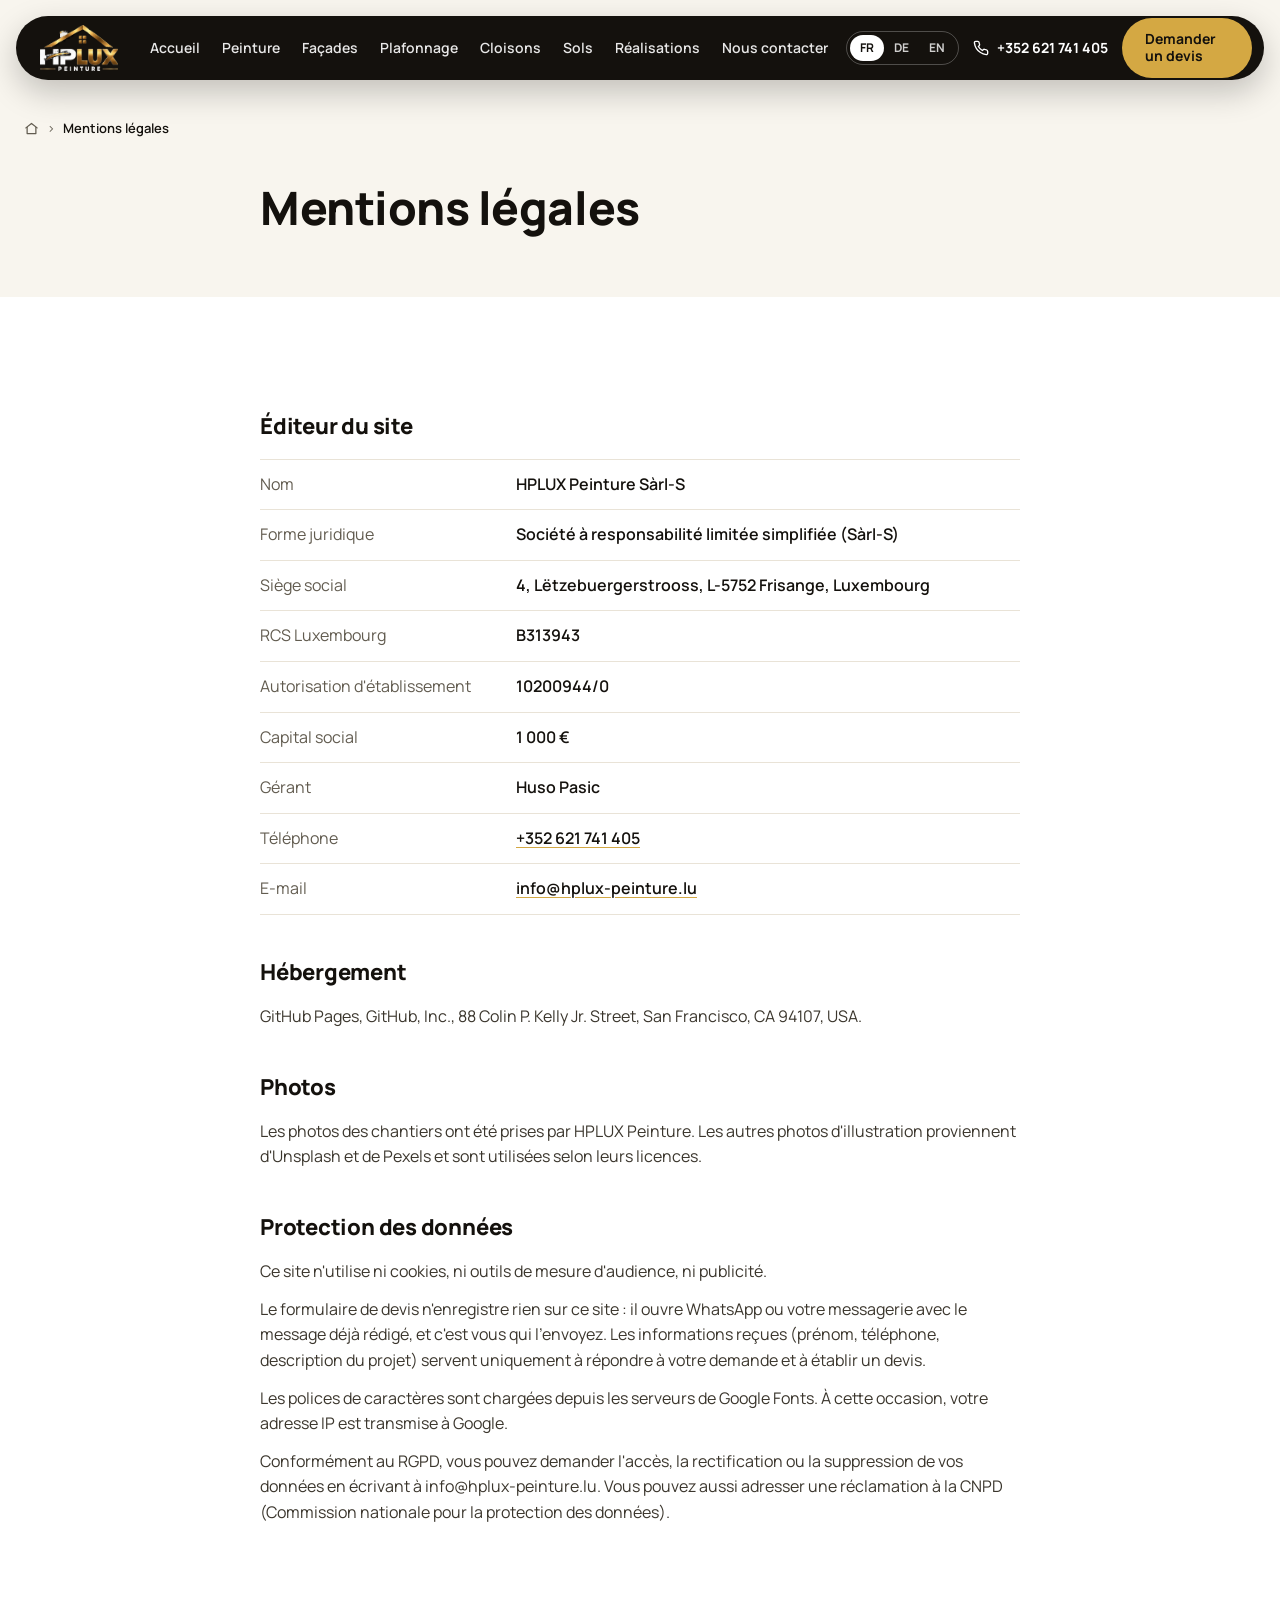
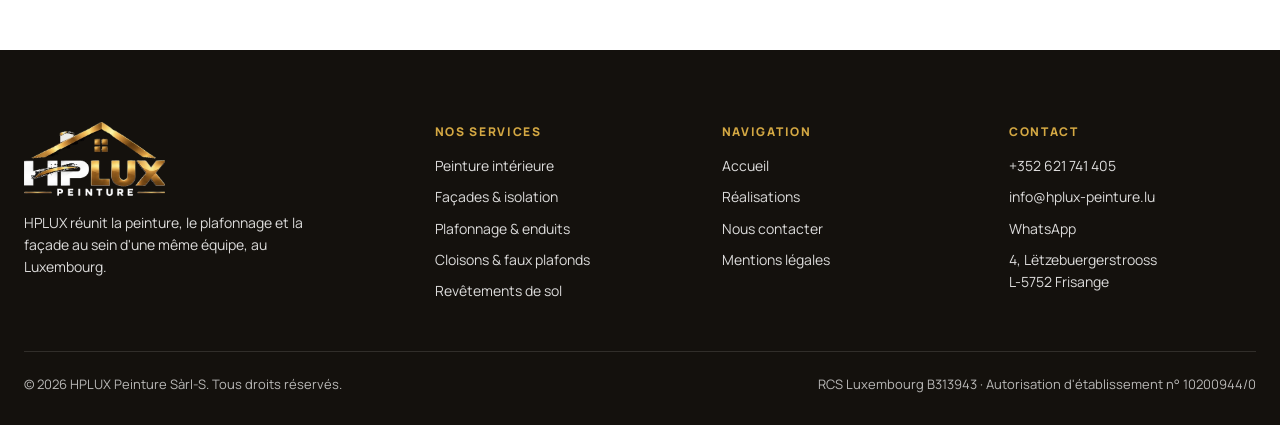
<file: mentions-legales.html>
<!DOCTYPE html>
<html lang="fr" data-title="ml_title">
<head>
<meta charset="utf-8">
<meta name="viewport" content="width=device-width, initial-scale=1, maximum-scale=1, user-scalable=no">
<title>Mentions légales et confidentialité | HPLUX Peinture</title>
<meta name="description" content="Mentions légales et protection des données du site de HPLUX Peinture Sàrl-S, Frisange.">
<link rel="canonical" href="https://www.hplux-peinture.lu/mentions-legales.html">
<meta property="og:title" content="Mentions légales et confidentialité | HPLUX Peinture">
<meta property="og:description" content="Mentions légales et protection des données du site de HPLUX Peinture Sàrl-S, Frisange.">
<meta property="og:type" content="website">
<meta property="og:image" content="https://www.hplux-peinture.lu/hero.jpg">
<meta name="theme-color" content="#14110d">
<link rel="icon" type="image/png" href="icon.png">
<link rel="apple-touch-icon" href="icon.png">
<link rel="preconnect" href="https://fonts.googleapis.com">
<link rel="preconnect" href="https://fonts.gstatic.com" crossorigin>
<link href="https://fonts.googleapis.com/css2?family=Manrope:wght@400;500;600;700;800&display=swap" rel="stylesheet">
<link rel="stylesheet" href="styles.css">
<script type="application/ld+json">{"@context": "https://schema.org", "@type": "HousePainter", "name": "HPLUX Peinture Sàrl-S", "url": "https://www.hplux-peinture.lu/", "telephone": "+352621741405", "email": "info@hplux-peinture.lu", "image": "https://www.hplux-peinture.lu/hero.jpg", "address": {"@type": "PostalAddress", "streetAddress": "4, Lëtzebuergerstrooss", "postalCode": "L-5752", "addressLocality": "Frisange", "addressCountry": "LU"}, "areaServed": "Luxembourg"}</script>
<script type="application/ld+json">{"@context": "https://schema.org", "@type": "BreadcrumbList", "itemListElement": [{"@type": "ListItem", "position": 1, "name": "Accueil", "item": "https://www.hplux-peinture.lu/"}, {"@type": "ListItem", "position": 2, "name": "Mentions légales", "item": "https://www.hplux-peinture.lu/mentions-legales.html"}]}</script>
</head>
<body id="top">
<svg width="0" height="0" style="position:absolute" aria-hidden="true">
  <defs>
    <symbol id="i-check" viewBox="0 0 24 24" fill="none" stroke="currentColor" stroke-width="2.6" stroke-linecap="round" stroke-linejoin="round"><path d="M20 6 9 17l-5-5"/></symbol>
    <symbol id="i-phone" viewBox="0 0 24 24" fill="none" stroke="currentColor" stroke-width="2" stroke-linecap="round" stroke-linejoin="round"><path d="M22 16.9v3a2 2 0 0 1-2.2 2 19.8 19.8 0 0 1-8.6-3.1 19.5 19.5 0 0 1-6-6A19.8 19.8 0 0 1 2.1 4.2 2 2 0 0 1 4.1 2h3a2 2 0 0 1 2 1.7c.1.9.4 1.8.7 2.7a2 2 0 0 1-.5 2.1L8 9.8a16 16 0 0 0 6 6l1.3-1.3a2 2 0 0 1 2.1-.4c.9.3 1.8.6 2.7.7a2 2 0 0 1 1.7 2z"/></symbol>
    <symbol id="i-mail" viewBox="0 0 24 24" fill="none" stroke="currentColor" stroke-width="2" stroke-linecap="round" stroke-linejoin="round"><rect x="2" y="4" width="20" height="16" rx="2"/><path d="m22 7-10 6L2 7"/></symbol>
    <symbol id="i-pin" viewBox="0 0 24 24" fill="none" stroke="currentColor" stroke-width="2" stroke-linecap="round" stroke-linejoin="round"><path d="M12 21s-7-6.2-7-11a7 7 0 0 1 14 0c0 4.8-7 11-7 11z"/><circle cx="12" cy="10" r="2.5"/></symbol>
    <symbol id="i-chat" viewBox="0 0 24 24" fill="none" stroke="currentColor" stroke-width="2" stroke-linecap="round" stroke-linejoin="round"><path d="M21 11.5a8.4 8.4 0 0 1-12.6 7.3L3 20l1.3-5A8.4 8.4 0 1 1 21 11.5z"/></symbol>
    <symbol id="i-down" viewBox="0 0 24 24" fill="none" stroke="currentColor" stroke-width="2.2" stroke-linecap="round" stroke-linejoin="round"><path d="m6 9 6 6 6-6"/></symbol>
    <symbol id="i-menu" viewBox="0 0 24 24" fill="none" stroke="currentColor" stroke-width="2.2" stroke-linecap="round"><path d="M4 7h16M4 12h16M4 17h16"/></symbol>
    <symbol id="i-roller" viewBox="0 0 24 24" fill="none" stroke="currentColor" stroke-width="2" stroke-linecap="round" stroke-linejoin="round"><rect x="3" y="3" width="15" height="6" rx="1.5"/><path d="M18 6h2a1 1 0 0 1 1 1v3a1 1 0 0 1-1 1h-8v3"/><rect x="10" y="14" width="4" height="7" rx="1"/></symbol>
    <symbol id="i-home" viewBox="0 0 24 24" fill="none" stroke="currentColor" stroke-width="2" stroke-linecap="round" stroke-linejoin="round"><path d="M3 11 12 4l9 7"/><path d="M5 10v10h14V10"/><path d="M10 20v-6h4v6"/></symbol>
    <symbol id="i-trowel" viewBox="0 0 24 24" fill="none" stroke="currentColor" stroke-width="2" stroke-linecap="round" stroke-linejoin="round"><path d="M3 17 13 7l4 4L7 21H3v-4z"/><path d="m15 5 2-2 4 4-2 2"/></symbol>
    <symbol id="i-wall" viewBox="0 0 24 24" fill="none" stroke="currentColor" stroke-width="2" stroke-linecap="round" stroke-linejoin="round"><rect x="3" y="4" width="18" height="16" rx="2"/><path d="M3 10h18M9 10v10M15 4v6"/></symbol>
      <symbol id="i-homeline" viewBox="0 0 24 24" fill="none" stroke="currentColor" stroke-width="2" stroke-linecap="round" stroke-linejoin="round"><path d="M3 11 12 4l9 7"/><path d="M5 10v10h14V10"/></symbol>
    <symbol id="i-floor" viewBox="0 0 24 24" fill="none" stroke="currentColor" stroke-width="2" stroke-linecap="round" stroke-linejoin="round"><path d="M7 5h10l4 14H3z"/><path d="M12 5v14M9.5 5 7.5 19M14.5 5l2 14M5 12h14"/></symbol>
  </defs>
</svg>
<header class="nav-wrap">
  <div class="nav" id="nav">
    <a class="brand" href="index.html" aria-label="HPLUX Peinture"><img src="logo-blanc.png" alt="HPLUX Peinture" width="420" height="221"></a>
    <nav class="nav-links" id="nav-links" aria-label="Navigation">
      <a href="index.html"><span data-i18n="n_home">Accueil</span></a><a href="peinture-interieure.html"><span data-i18n="n_p">Peinture</span></a><a href="facades-isolation.html"><span data-i18n="n_f">Façades</span></a><a href="plafonnage-enduits.html"><span data-i18n="n_pl">Plafonnage</span></a><a href="cloisons-faux-plafonds.html"><span data-i18n="n_c">Cloisons</span></a><a href="revetements-de-sol.html"><span data-i18n="n_sol">Sols</span></a><a href="realisations.html"><span data-i18n="n_real">Réalisations</span></a><a href="contact.html"><span data-i18n="n_contact">Nous contacter</span></a>
    </nav>
    <div class="nav-right">
      <div class="lang" role="group" aria-label="Langue">
        <button type="button" data-lang="fr" aria-pressed="true">FR</button>
        <button type="button" data-lang="de" aria-pressed="false">DE</button>
        <button type="button" data-lang="en" aria-pressed="false">EN</button>
      </div>
      <a class="nav-phone" href="tel:+352621741405" aria-label="+352 621 741 405"><svg width="16" height="16" aria-hidden="true"><use href="#i-phone"/></svg><span>+352 621 741 405</span></a>
      <a class="btn btn-gold nav-cta" href="contact.html"><span data-i18n="n_cta">Demander un devis</span></a>
      <button class="burger" type="button" id="burger" aria-expanded="false" aria-controls="nav-links" aria-label="Menu"><svg width="20" height="20" aria-hidden="true"><use href="#i-menu"/></svg></button>
    </div>
  </div>
</header>
<main>
<section class="page-hero page-hero-sm">
  <div class="container">
    <nav class="crumbs" aria-label="Fil d'Ariane"><a href="index.html" aria-label="Accueil"><svg width="15" height="15" aria-hidden="true"><use href="#i-homeline"/></svg></a><span aria-hidden="true">›</span><span data-i18n="ft_legal">Mentions légales</span></nav>
    <div class="ph-text" style="max-width:760px;margin:0 auto"><h1 data-i18n="ml_h1">Mentions légales</h1></div>
  </div>
</section>
<section class="sec legal">
  <div class="container narrow">
    <h2 data-i18n="ml_ed">Éditeur du site</h2>
    <dl class="dl">
      <div><dt data-i18n="ml_name">Nom</dt><dd>HPLUX Peinture Sàrl-S</dd></div>
      <div><dt data-i18n="ml_form">Forme juridique</dt><dd data-i18n="ml_form_v">Société à responsabilité limitée simplifiée (Sàrl-S)</dd></div>
      <div><dt data-i18n="ml_seat">Siège social</dt><dd>4, Lëtzebuergerstrooss, L-5752 Frisange, Luxembourg</dd></div>
      <div><dt>RCS Luxembourg</dt><dd>B313943</dd></div>
      <div><dt data-i18n="ml_aut">Autorisation d'établissement</dt><dd>10200944/0</dd></div>
      <div><dt data-i18n="ml_cap">Capital social</dt><dd>1 000 €</dd></div>
      <div><dt data-i18n="ml_ger">Gérant</dt><dd>Huso Pasic</dd></div>
      <div><dt data-i18n="ml_tel">Téléphone</dt><dd><a href="tel:+352621741405">+352 621 741 405</a></dd></div>
      <div><dt data-i18n="ml_mail">E-mail</dt><dd><a href="mailto:info@hplux-peinture.lu">info@hplux-peinture.lu</a></dd></div>
    </dl>
    <h2 data-i18n="ml_host">Hébergement</h2>
    <p>GitHub Pages, GitHub, Inc., 88 Colin P. Kelly Jr. Street, San Francisco, CA 94107, USA.</p>
    <h2 data-i18n="ml_photo">Photos</h2>
    <p data-i18n="ml_photo_v">Les photos des chantiers ont été prises par HPLUX Peinture. Les autres photos d'illustration proviennent d'Unsplash et de Pexels et sont utilisées selon leurs licences.</p>
    <h2 data-i18n="pr_h">Protection des données</h2>
    <p data-i18n="pr_1">Ce site n'utilise ni cookies, ni outils de mesure d'audience, ni publicité.</p>
    <p data-i18n="pr_2">Le formulaire de devis n'enregistre rien sur ce site : il ouvre WhatsApp ou votre messagerie avec le message déjà rédigé, et c'est vous qui l'envoyez. Les informations reçues (prénom, téléphone, description du projet) servent uniquement à répondre à votre demande et à établir un devis.</p>
    <p data-i18n="pr_3">Les polices de caractères sont chargées depuis les serveurs de Google Fonts. À cette occasion, votre adresse IP est transmise à Google.</p>
    <p data-i18n="pr_4">Conformément au RGPD, vous pouvez demander l'accès, la rectification ou la suppression de vos données en écrivant à info@hplux-peinture.lu. Vous pouvez aussi adresser une réclamation à la CNPD (Commission nationale pour la protection des données).</p>
  </div>
</section>
</main>
<footer class="footer">
  <div class="container">
    <div class="foot-grid">
      <div>
        <img src="logo-blanc.png" alt="HPLUX Peinture" width="420" height="221" loading="lazy">
        <p data-i18n="ft_p" style="max-width:300px">HPLUX réunit la peinture, le plafonnage et la façade au sein d'une même équipe, au Luxembourg.</p>
      </div>
      <div>
        <h3 data-i18n="ft_s">Nos services</h3>
        <ul><li><a href="peinture-interieure.html"><span data-i18n="c1_t">Peinture intérieure</span></a></li><li><a href="facades-isolation.html"><span data-i18n="c2_t">Façades &amp; isolation</span></a></li><li><a href="plafonnage-enduits.html"><span data-i18n="c3_t">Plafonnage &amp; enduits</span></a></li><li><a href="cloisons-faux-plafonds.html"><span data-i18n="c4_t">Cloisons &amp; faux plafonds</span></a></li><li><a href="revetements-de-sol.html"><span data-i18n="c5_t">Revêtements de sol</span></a></li></ul>
      </div>
      <div>
        <h3 data-i18n="ft_n">Navigation</h3>
        <ul>
          <li><a href="index.html"><span data-i18n="n_home">Accueil</span></a></li>
          <li><a href="realisations.html"><span data-i18n="n_real">Réalisations</span></a></li>
          <li><a href="contact.html"><span data-i18n="n_contact">Nous contacter</span></a></li>
          <li><a href="mentions-legales.html"><span data-i18n="ft_legal">Mentions légales</span></a></li>
        </ul>
      </div>
      <div>
        <h3 data-i18n="ft_c">Contact</h3>
        <ul>
          <li><a href="tel:+352621741405">+352 621 741 405</a></li>
          <li><a href="mailto:info@hplux-peinture.lu">info@hplux-peinture.lu</a></li>
          <li><a href="https://wa.me/352621741405" target="_blank" rel="noopener">WhatsApp</a></li>
          <li>4, Lëtzebuergerstrooss<br>L-5752 Frisange</li>
        </ul>
      </div>
    </div>
    <div class="foot-bottom">
      <span>© 2026 HPLUX Peinture Sàrl-S. <span data-i18n="ft_r">Tous droits réservés.</span></span>
      <span>RCS Luxembourg B313943 · <span data-i18n="ft_aut">Autorisation d'établissement n° 10200944/0</span></span>
    </div>
  </div>
</footer>
<script src="site.js"></script>
</body>
</html>
</file>
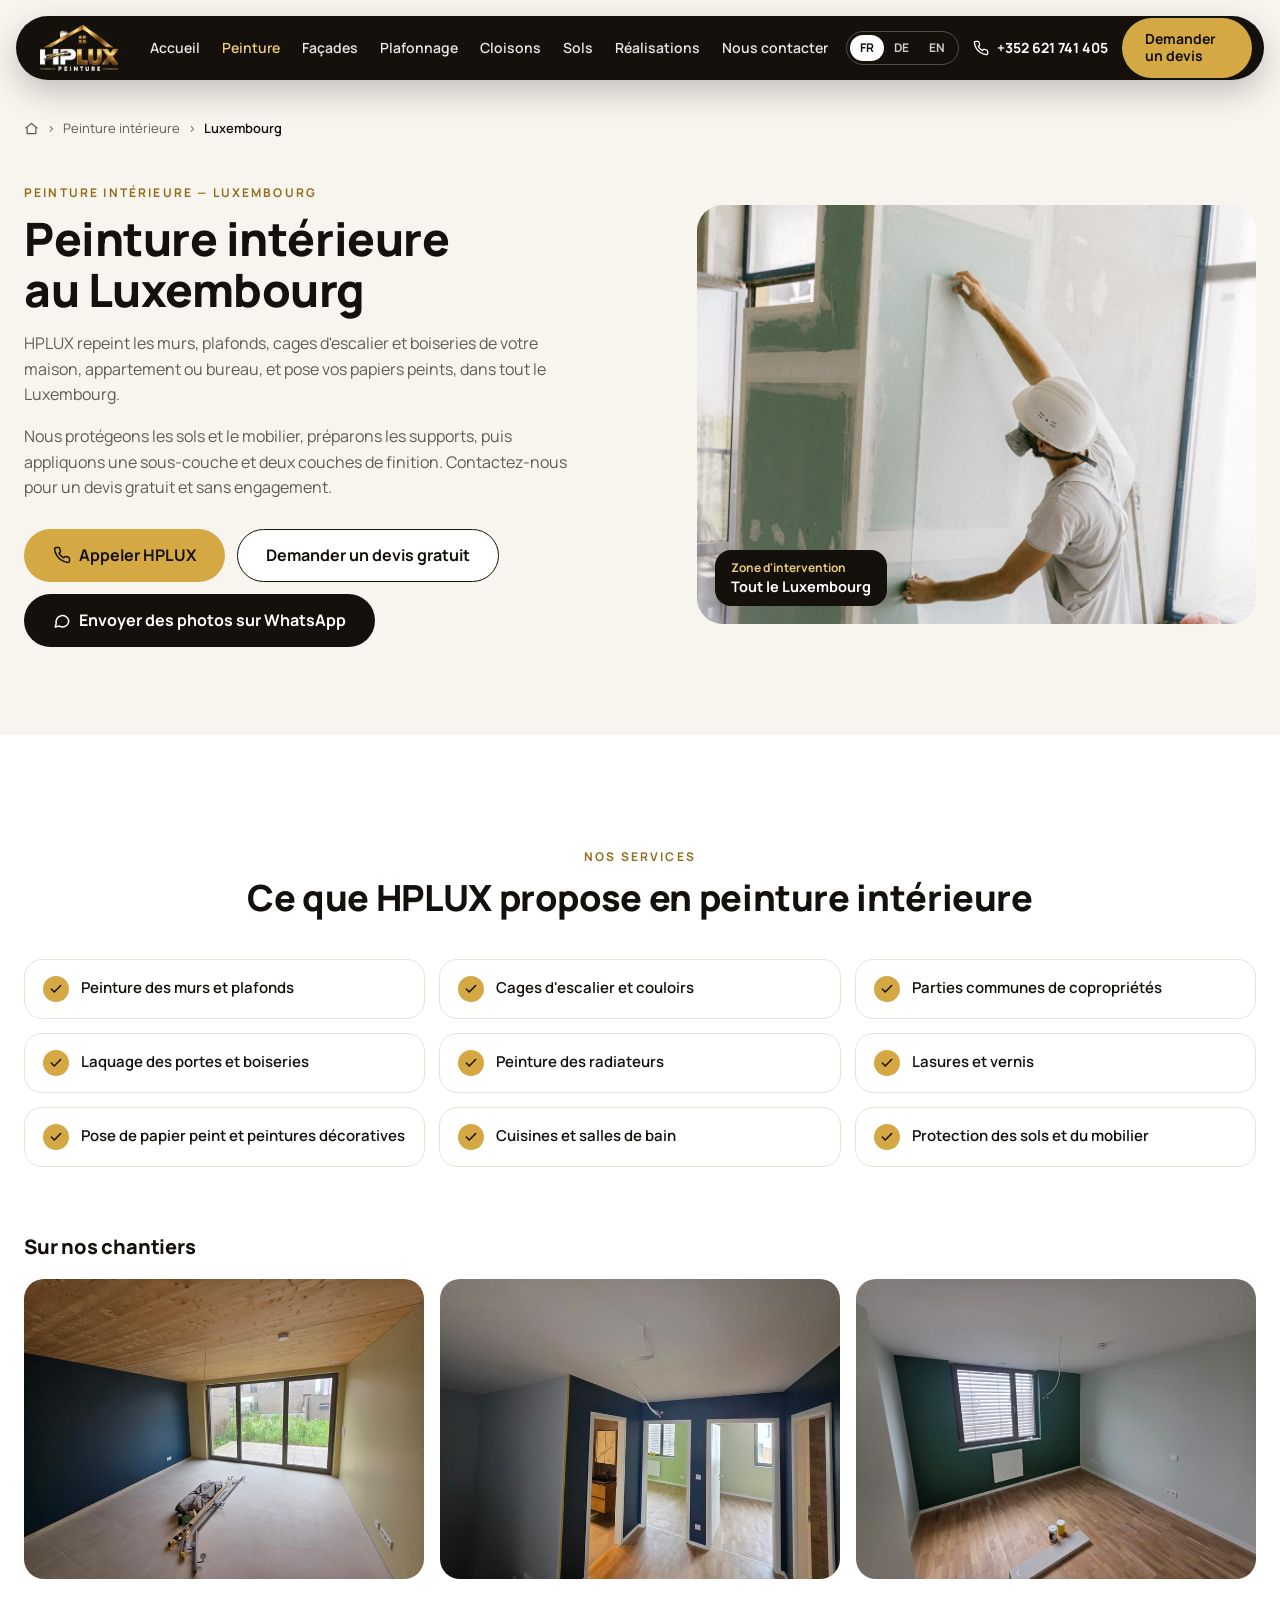
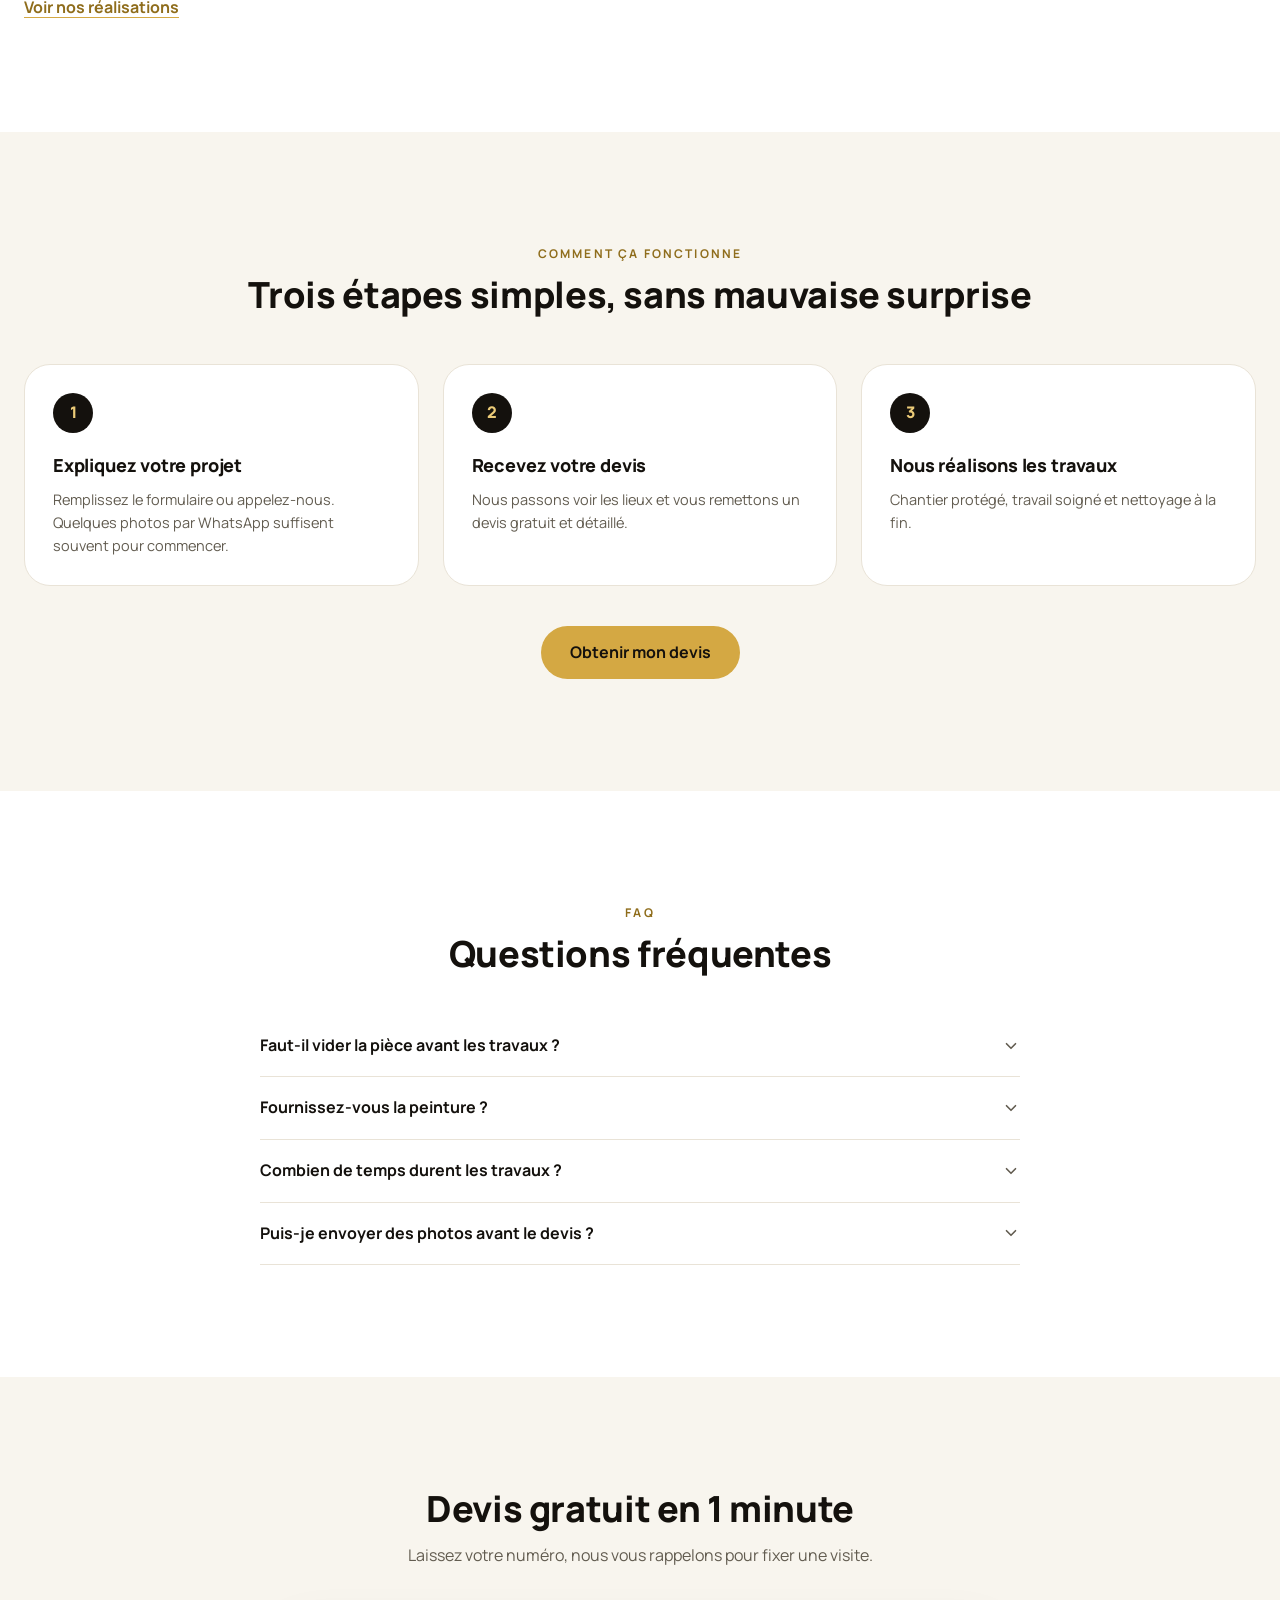
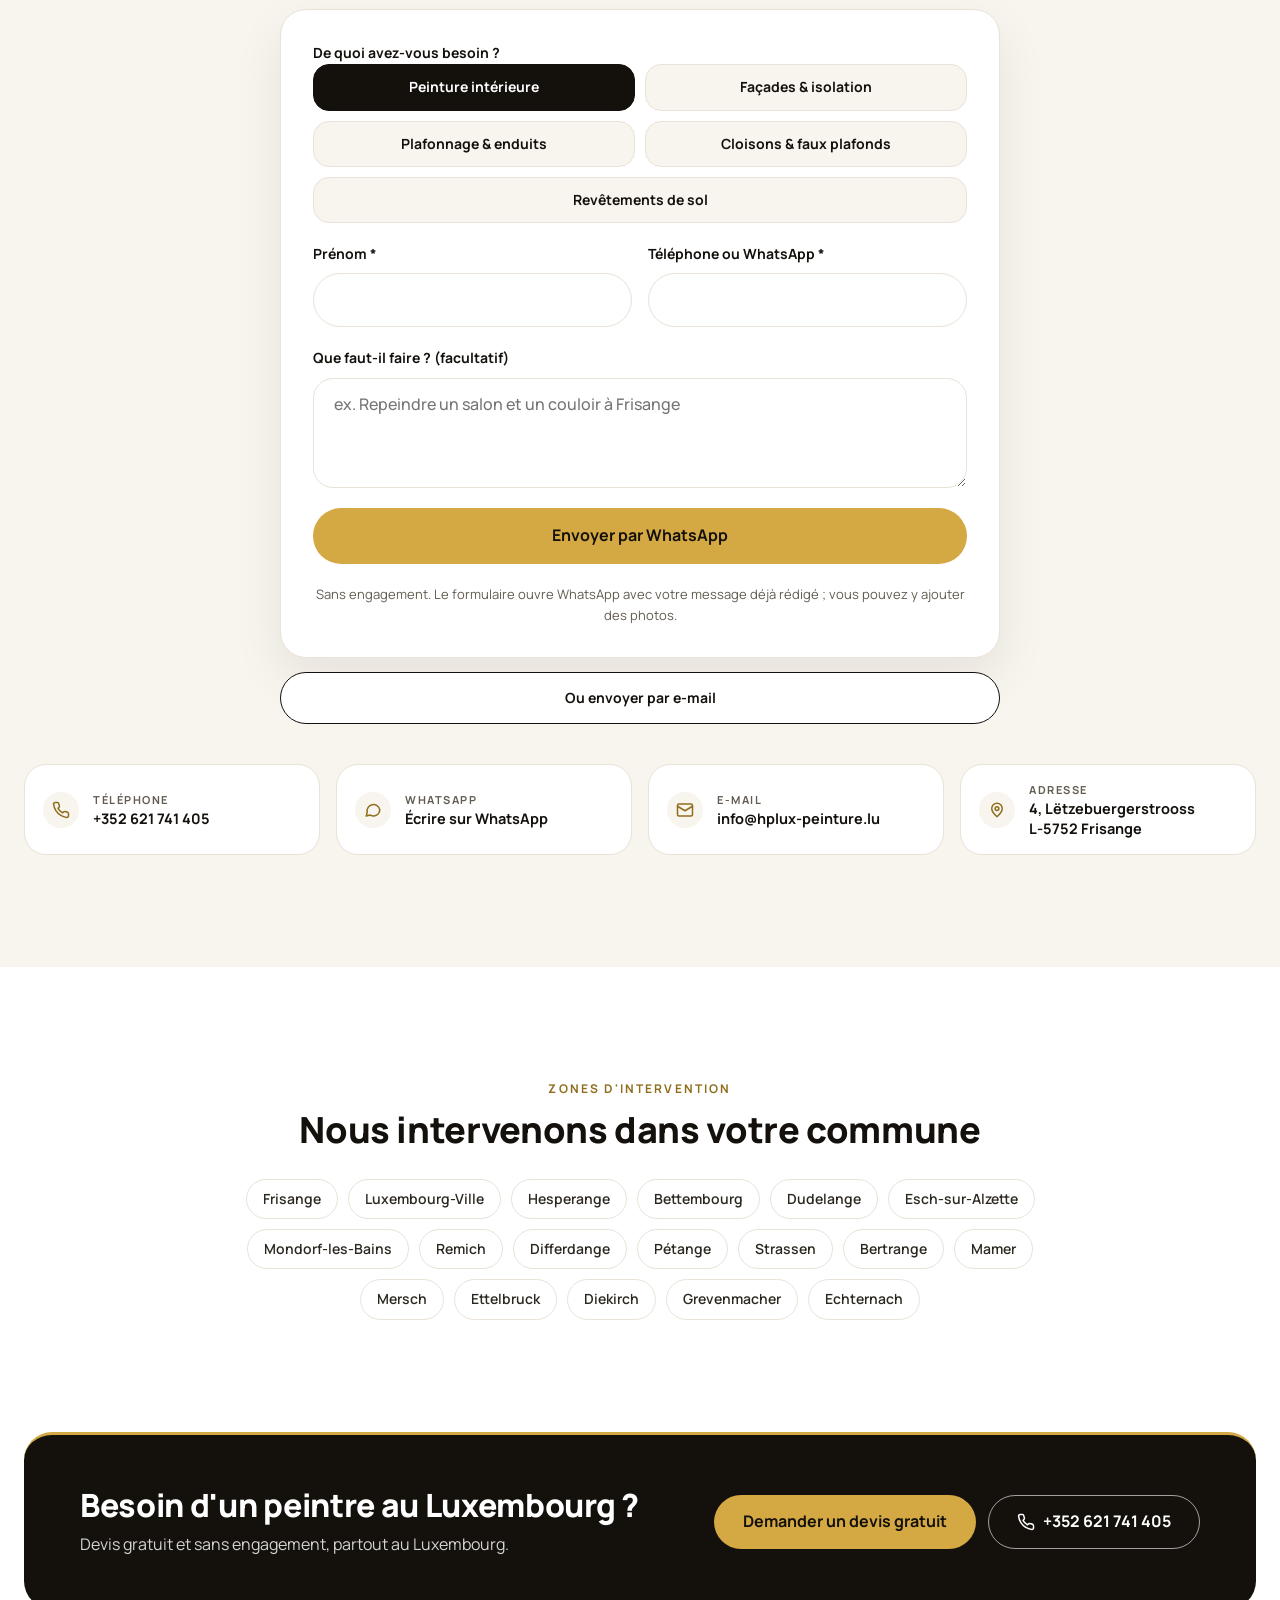
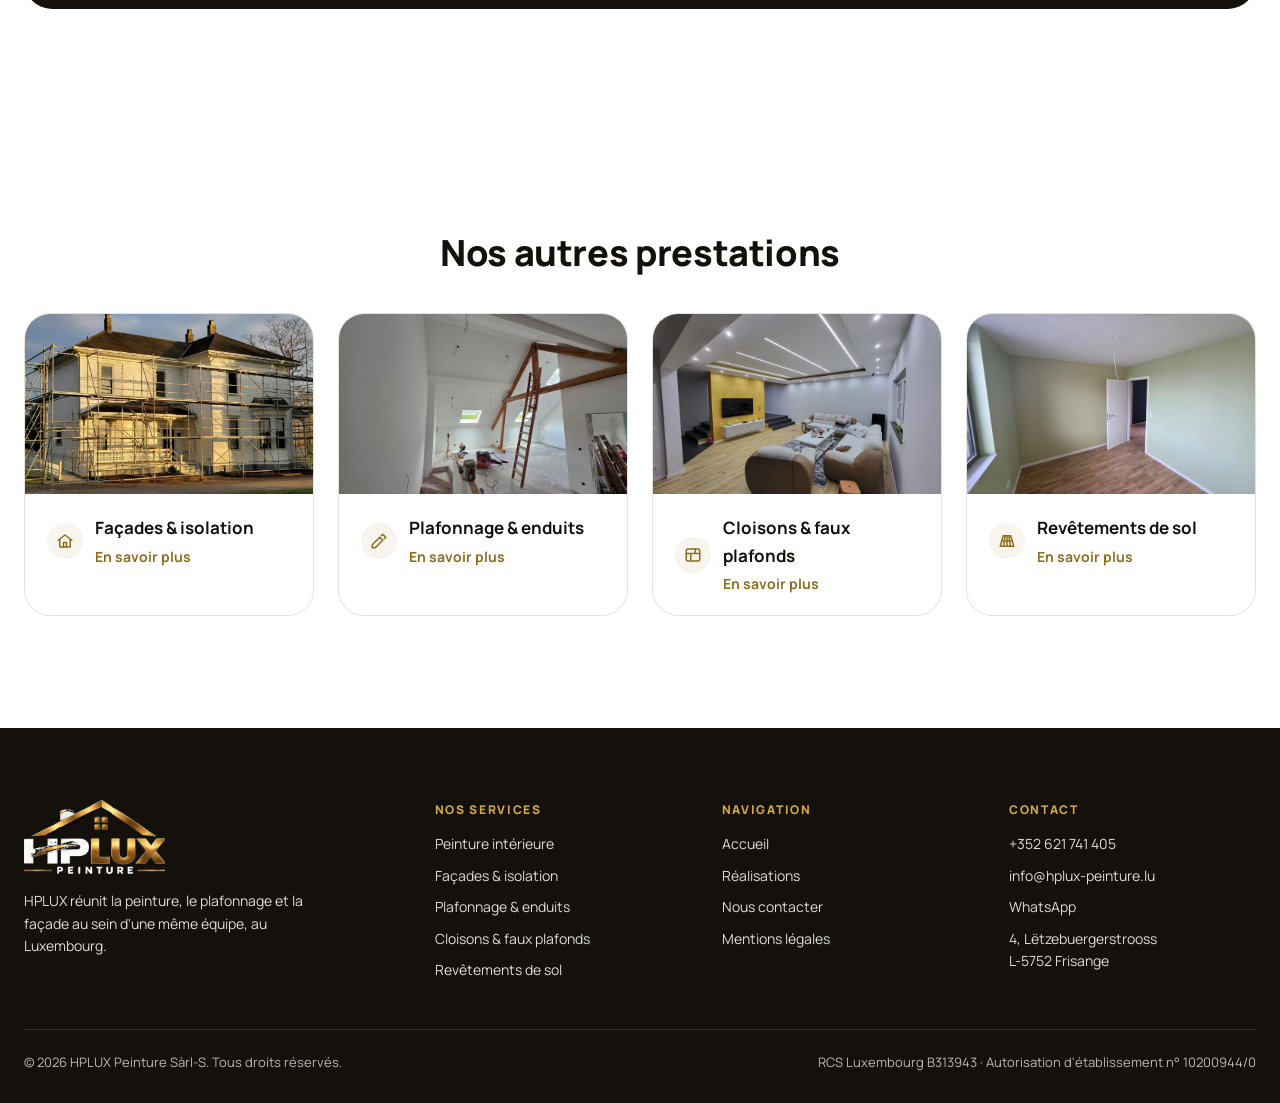
<file: peinture-interieure.html>
<!DOCTYPE html>
<html lang="fr" data-title="p_title">
<head>
<meta charset="utf-8">
<meta name="viewport" content="width=device-width, initial-scale=1, maximum-scale=1, user-scalable=no">
<title>Peinture intérieure au Luxembourg | HPLUX Peinture</title>
<meta name="description" content="Peinture des murs, plafonds, cages d&#x27;escalier et boiseries, pose de papier peint, partout au Luxembourg. Chantier protégé, préparation soignée, devis gratuit.">
<link rel="canonical" href="https://www.hplux-peinture.lu/peinture-interieure.html">
<meta property="og:title" content="Peinture intérieure au Luxembourg | HPLUX Peinture">
<meta property="og:description" content="Peinture des murs, plafonds, cages d&#x27;escalier et boiseries, pose de papier peint, partout au Luxembourg. Chantier protégé, préparation soignée, devis gratuit.">
<meta property="og:type" content="website">
<meta property="og:image" content="https://www.hplux-peinture.lu/hero.jpg">
<meta name="theme-color" content="#14110d">
<link rel="icon" type="image/png" href="icon.png">
<link rel="apple-touch-icon" href="icon.png">
<link rel="preconnect" href="https://fonts.googleapis.com">
<link rel="preconnect" href="https://fonts.gstatic.com" crossorigin>
<link href="https://fonts.googleapis.com/css2?family=Manrope:wght@400;500;600;700;800&display=swap" rel="stylesheet">
<link rel="stylesheet" href="styles.css">
<script type="application/ld+json">{"@context": "https://schema.org", "@type": "HousePainter", "name": "HPLUX Peinture Sàrl-S", "url": "https://www.hplux-peinture.lu/", "telephone": "+352621741405", "email": "info@hplux-peinture.lu", "image": "https://www.hplux-peinture.lu/hero.jpg", "address": {"@type": "PostalAddress", "streetAddress": "4, Lëtzebuergerstrooss", "postalCode": "L-5752", "addressLocality": "Frisange", "addressCountry": "LU"}, "areaServed": "Luxembourg"}</script>
<script type="application/ld+json">{"@context": "https://schema.org", "@type": "BreadcrumbList", "itemListElement": [{"@type": "ListItem", "position": 1, "name": "Accueil", "item": "https://www.hplux-peinture.lu/"}, {"@type": "ListItem", "position": 2, "name": "Peinture intérieure", "item": "https://www.hplux-peinture.lu/peinture-interieure.html"}]}</script>
</head>
<body id="top">
<svg width="0" height="0" style="position:absolute" aria-hidden="true">
  <defs>
    <symbol id="i-check" viewBox="0 0 24 24" fill="none" stroke="currentColor" stroke-width="2.6" stroke-linecap="round" stroke-linejoin="round"><path d="M20 6 9 17l-5-5"/></symbol>
    <symbol id="i-phone" viewBox="0 0 24 24" fill="none" stroke="currentColor" stroke-width="2" stroke-linecap="round" stroke-linejoin="round"><path d="M22 16.9v3a2 2 0 0 1-2.2 2 19.8 19.8 0 0 1-8.6-3.1 19.5 19.5 0 0 1-6-6A19.8 19.8 0 0 1 2.1 4.2 2 2 0 0 1 4.1 2h3a2 2 0 0 1 2 1.7c.1.9.4 1.8.7 2.7a2 2 0 0 1-.5 2.1L8 9.8a16 16 0 0 0 6 6l1.3-1.3a2 2 0 0 1 2.1-.4c.9.3 1.8.6 2.7.7a2 2 0 0 1 1.7 2z"/></symbol>
    <symbol id="i-mail" viewBox="0 0 24 24" fill="none" stroke="currentColor" stroke-width="2" stroke-linecap="round" stroke-linejoin="round"><rect x="2" y="4" width="20" height="16" rx="2"/><path d="m22 7-10 6L2 7"/></symbol>
    <symbol id="i-pin" viewBox="0 0 24 24" fill="none" stroke="currentColor" stroke-width="2" stroke-linecap="round" stroke-linejoin="round"><path d="M12 21s-7-6.2-7-11a7 7 0 0 1 14 0c0 4.8-7 11-7 11z"/><circle cx="12" cy="10" r="2.5"/></symbol>
    <symbol id="i-chat" viewBox="0 0 24 24" fill="none" stroke="currentColor" stroke-width="2" stroke-linecap="round" stroke-linejoin="round"><path d="M21 11.5a8.4 8.4 0 0 1-12.6 7.3L3 20l1.3-5A8.4 8.4 0 1 1 21 11.5z"/></symbol>
    <symbol id="i-down" viewBox="0 0 24 24" fill="none" stroke="currentColor" stroke-width="2.2" stroke-linecap="round" stroke-linejoin="round"><path d="m6 9 6 6 6-6"/></symbol>
    <symbol id="i-menu" viewBox="0 0 24 24" fill="none" stroke="currentColor" stroke-width="2.2" stroke-linecap="round"><path d="M4 7h16M4 12h16M4 17h16"/></symbol>
    <symbol id="i-roller" viewBox="0 0 24 24" fill="none" stroke="currentColor" stroke-width="2" stroke-linecap="round" stroke-linejoin="round"><rect x="3" y="3" width="15" height="6" rx="1.5"/><path d="M18 6h2a1 1 0 0 1 1 1v3a1 1 0 0 1-1 1h-8v3"/><rect x="10" y="14" width="4" height="7" rx="1"/></symbol>
    <symbol id="i-home" viewBox="0 0 24 24" fill="none" stroke="currentColor" stroke-width="2" stroke-linecap="round" stroke-linejoin="round"><path d="M3 11 12 4l9 7"/><path d="M5 10v10h14V10"/><path d="M10 20v-6h4v6"/></symbol>
    <symbol id="i-trowel" viewBox="0 0 24 24" fill="none" stroke="currentColor" stroke-width="2" stroke-linecap="round" stroke-linejoin="round"><path d="M3 17 13 7l4 4L7 21H3v-4z"/><path d="m15 5 2-2 4 4-2 2"/></symbol>
    <symbol id="i-wall" viewBox="0 0 24 24" fill="none" stroke="currentColor" stroke-width="2" stroke-linecap="round" stroke-linejoin="round"><rect x="3" y="4" width="18" height="16" rx="2"/><path d="M3 10h18M9 10v10M15 4v6"/></symbol>
      <symbol id="i-homeline" viewBox="0 0 24 24" fill="none" stroke="currentColor" stroke-width="2" stroke-linecap="round" stroke-linejoin="round"><path d="M3 11 12 4l9 7"/><path d="M5 10v10h14V10"/></symbol>
    <symbol id="i-floor" viewBox="0 0 24 24" fill="none" stroke="currentColor" stroke-width="2" stroke-linecap="round" stroke-linejoin="round"><path d="M7 5h10l4 14H3z"/><path d="M12 5v14M9.5 5 7.5 19M14.5 5l2 14M5 12h14"/></symbol>
  </defs>
</svg>
<header class="nav-wrap">
  <div class="nav" id="nav">
    <a class="brand" href="index.html" aria-label="HPLUX Peinture"><img src="logo-blanc.png" alt="HPLUX Peinture" width="420" height="221"></a>
    <nav class="nav-links" id="nav-links" aria-label="Navigation">
      <a href="index.html"><span data-i18n="n_home">Accueil</span></a><a href="peinture-interieure.html" aria-current="page"><span data-i18n="n_p">Peinture</span></a><a href="facades-isolation.html"><span data-i18n="n_f">Façades</span></a><a href="plafonnage-enduits.html"><span data-i18n="n_pl">Plafonnage</span></a><a href="cloisons-faux-plafonds.html"><span data-i18n="n_c">Cloisons</span></a><a href="revetements-de-sol.html"><span data-i18n="n_sol">Sols</span></a><a href="realisations.html"><span data-i18n="n_real">Réalisations</span></a><a href="contact.html"><span data-i18n="n_contact">Nous contacter</span></a>
    </nav>
    <div class="nav-right">
      <div class="lang" role="group" aria-label="Langue">
        <button type="button" data-lang="fr" aria-pressed="true">FR</button>
        <button type="button" data-lang="de" aria-pressed="false">DE</button>
        <button type="button" data-lang="en" aria-pressed="false">EN</button>
      </div>
      <a class="nav-phone" href="tel:+352621741405" aria-label="+352 621 741 405"><svg width="16" height="16" aria-hidden="true"><use href="#i-phone"/></svg><span>+352 621 741 405</span></a>
      <a class="btn btn-gold nav-cta" href="contact.html"><span data-i18n="n_cta">Demander un devis</span></a>
      <button class="burger" type="button" id="burger" aria-expanded="false" aria-controls="nav-links" aria-label="Menu"><svg width="20" height="20" aria-hidden="true"><use href="#i-menu"/></svg></button>
    </div>
  </div>
</header>
<main>
<section class="page-hero">
  <div class="container">
    <nav class="crumbs" aria-label="Fil d'Ariane"><a href="index.html" aria-label="Accueil"><svg width="15" height="15" aria-hidden="true"><use href="#i-homeline"/></svg></a><span aria-hidden="true">›</span><span data-i18n="c1_t">Peinture intérieure</span><span aria-hidden="true">›</span><span>Luxembourg</span></nav>
    <div class="ph-grid">
      <div class="ph-text">
        <p data-i18n="p_ey" class="eyebrow">Peinture intérieure — Luxembourg</p>
        <h1 data-i18n="p_h1">Peinture intérieure au Luxembourg</h1>
        <p data-i18n="p_p1">HPLUX repeint les murs, plafonds, cages d'escalier et boiseries de votre maison, appartement ou bureau, et pose vos papiers peints, dans tout le Luxembourg.</p>
        <p data-i18n="p_p2">Nous protégeons les sols et le mobilier, préparons les supports, puis appliquons une sous-couche et deux couches de finition. Contactez-nous pour un devis gratuit et sans engagement.</p>
        <div class="ph-cta">
          <a class="btn btn-gold btn-lg" href="tel:+352621741405"><svg width="18" height="18" aria-hidden="true"><use href="#i-phone"/></svg><span data-i18n="btn_call">Appeler HPLUX</span></a>
          <a class="btn btn-outline btn-lg" href="#devis"><span data-i18n="h_c1">Demander un devis gratuit</span></a>
          <a class="btn btn-dark btn-lg" href="https://wa.me/352621741405" target="_blank" rel="noopener"><svg width="18" height="18" aria-hidden="true"><use href="#i-chat"/></svg><span data-i18n="btn_wa">Envoyer des photos sur WhatsApp</span></a>
        </div>
      </div>
      <div class="ph-img">
        <img src="pose-papier-peint.jpg" alt="Peintre en tenue de travail posant un lé de toile de verre sur un mur" width="967" height="726">
        <div class="ph-badge"><small data-i18n="zone_t">Zone d'intervention</small><b data-i18n="zone_v">Tout le Luxembourg</b></div>
      </div>
    </div>
  </div>
</section>

<section class="sec">
  <div class="container center">
    <p data-i18n="svc_ey" class="eyebrow">Nos services</p>
    <h2 data-i18n="p_sh" class="h2">Ce que HPLUX propose en peinture intérieure</h2>
    <ul class="offer"><li><span class="tick"><svg width="14" height="14" aria-hidden="true"><use href="#i-check"/></svg></span><span data-i18n="p_i1">Peinture des murs et plafonds</span></li><li><span class="tick"><svg width="14" height="14" aria-hidden="true"><use href="#i-check"/></svg></span><span data-i18n="p_i2">Cages d'escalier et couloirs</span></li><li><span class="tick"><svg width="14" height="14" aria-hidden="true"><use href="#i-check"/></svg></span><span data-i18n="p_i3">Parties communes de copropriétés</span></li><li><span class="tick"><svg width="14" height="14" aria-hidden="true"><use href="#i-check"/></svg></span><span data-i18n="p_i4">Laquage des portes et boiseries</span></li><li><span class="tick"><svg width="14" height="14" aria-hidden="true"><use href="#i-check"/></svg></span><span data-i18n="p_i5">Peinture des radiateurs</span></li><li><span class="tick"><svg width="14" height="14" aria-hidden="true"><use href="#i-check"/></svg></span><span data-i18n="p_i6">Lasures et vernis</span></li><li><span class="tick"><svg width="14" height="14" aria-hidden="true"><use href="#i-check"/></svg></span><span data-i18n="p_i7">Pose de papier peint et peintures décoratives</span></li><li><span class="tick"><svg width="14" height="14" aria-hidden="true"><use href="#i-check"/></svg></span><span data-i18n="p_i8">Cuisines et salles de bain</span></li><li><span class="tick"><svg width="14" height="14" aria-hidden="true"><use href="#i-check"/></svg></span><span data-i18n="p_i9">Protection des sols et du mobilier</span></li></ul>
    <div class="strip-wrap">
      <h3 data-i18n="sp_h" class="strip-h">Sur nos chantiers</h3>
      <div class="strip"><a class="lb" href="couleurs-ap1.jpg" data-cap="sp_h"><img src="couleurs-ap1-m.jpg" alt="Séjour après peinture, mur bleu nuit et grande baie vitrée" width="760" height="570" loading="lazy"></a><a class="lb" href="couleurs-04.jpg" data-cap="sp_h"><img src="couleurs-04-m.jpg" alt="Couloir peint en bleu nuit avec chambres vert clair" width="760" height="570" loading="lazy"></a><a class="lb" href="couleurs-05.jpg" data-cap="sp_h"><img src="couleurs-05-m.jpg" alt="Chambre avec mur d&#x27;accent vert sapin et parquet en chêne" width="760" height="570" loading="lazy"></a></div>
      <a class="strip-link" href="realisations.html"><span data-i18n="sp_link">Voir nos réalisations</span></a>
    </div>
  </div>
</section>

<section class="sec tint" id="etapes">
  <div class="container center">
    <p data-i18n="st_ey" class="eyebrow">Comment ça fonctionne</p>
    <h2 data-i18n="st_h" class="h2">Trois étapes simples, sans mauvaise surprise</h2>
    <div class="steps"><div class="step"><div class="num">1</div><h3 data-i18n="st1_t">Expliquez votre projet</h3><p data-i18n="st1_d">Remplissez le formulaire ou appelez-nous. Quelques photos par WhatsApp suffisent souvent pour commencer.</p></div><div class="step"><div class="num">2</div><h3 data-i18n="st2_t">Recevez votre devis</h3><p data-i18n="st2_d">Nous passons voir les lieux et vous remettons un devis gratuit et détaillé.</p></div><div class="step"><div class="num">3</div><h3 data-i18n="st3_t">Nous réalisons les travaux</h3><p data-i18n="st3_d">Chantier protégé, travail soigné et nettoyage à la fin.</p></div></div>
    <a class="btn btn-gold btn-lg after-cta" href="#devis"><span data-i18n="st_cta">Obtenir mon devis</span></a>
  </div>
</section>

<section class="sec" id="faq">
  <div class="container center">
    <p class="eyebrow">FAQ</p>
    <h2 data-i18n="f_h" class="h2">Questions fréquentes</h2>
    <div class="faq"><details><summary><span data-i18n="p_q1">Faut-il vider la pièce avant les travaux ?</span><svg width="18" height="18" aria-hidden="true"><use href="#i-down"/></svg></summary><p data-i18n="p_a1">Non. Nous déplaçons et protégeons les meubles, les sols et les fenêtres avant de commencer. Rangez simplement les objets fragiles et de valeur.</p></details><details><summary><span data-i18n="p_q2">Fournissez-vous la peinture ?</span><svg width="18" height="18" aria-hidden="true"><use href="#i-down"/></svg></summary><p data-i18n="p_a2">Oui, la peinture et le matériel peuvent être compris dans le devis. Si vous avez déjà choisi vos produits, dites-le-nous.</p></details><details><summary><span data-i18n="p_q3">Combien de temps durent les travaux ?</span><svg width="18" height="18" aria-hidden="true"><use href="#i-down"/></svg></summary><p data-i18n="p_a3">Cela dépend de la surface et de l'état des murs. La durée prévue est indiquée dans le devis.</p></details><details><summary><span data-i18n="q5">Puis-je envoyer des photos avant le devis ?</span><svg width="18" height="18" aria-hidden="true"><use href="#i-down"/></svg></summary><p data-i18n="a5">Oui. Envoyez-nous quelques photos par WhatsApp au +352 621 741 405, cela nous aide à préparer la visite.</p></details></div>
  </div>
</section>

<section class="sec tint" id="devis">
  <div class="container center">
    <h2 data-i18n="k_h" class="h2">Devis gratuit en 1 minute</h2>
    <p data-i18n="k_p" class="lead">Laissez votre numéro, nous vous rappelons pour fixer une visite.</p>
    <form class="form-card" id="quote-form" novalidate>
      <fieldset class="choices">
        <legend data-i18n="k_need">De quoi avez-vous besoin ?</legend>
        <div class="choice-grid"><button class="choice" type="button" aria-pressed="true"><span data-i18n="c1_t">Peinture intérieure</span></button><button class="choice" type="button" aria-pressed="false"><span data-i18n="c2_t">Façades &amp; isolation</span></button><button class="choice" type="button" aria-pressed="false"><span data-i18n="c3_t">Plafonnage &amp; enduits</span></button><button class="choice" type="button" aria-pressed="false"><span data-i18n="c4_t">Cloisons &amp; faux plafonds</span></button><button class="choice" type="button" aria-pressed="false"><span data-i18n="c5_t">Revêtements de sol</span></button></div>
      </fieldset>
      <div class="row2">
        <div class="field"><label for="q-name"><span data-i18n="k_name">Prénom *</span></label><input id="q-name" name="name" autocomplete="given-name" required></div>
        <div class="field"><label for="q-tel"><span data-i18n="k_tel">Téléphone ou WhatsApp *</span></label><input id="q-tel" name="tel" type="tel" inputmode="tel" autocomplete="tel" required></div>
      </div>
      <div class="field"><label for="q-msg"><span data-i18n="k_msg">Que faut-il faire ? (facultatif)</span></label><textarea id="q-msg" name="msg" data-i18n-ph="k_ph" placeholder="ex. Repeindre un salon et un couloir à Frisange"></textarea></div>
      <p class="form-error" id="q-error" role="alert" hidden></p>
      <button class="btn btn-gold btn-lg" type="submit"><span data-i18n="k_wa">Envoyer par WhatsApp</span></button>
      <p class="form-ready" id="q-ready" hidden><span data-i18n="k_ready">Votre message est prêt :</span> <a id="q-link" href="#" target="_blank" rel="noopener"></a></p>
      <p data-i18n="k_note" class="form-note">Sans engagement. Le formulaire ouvre WhatsApp avec votre message déjà rédigé ; vous pouvez y ajouter des photos.</p>
    </form>
    <div class="alt-send"><button class="btn btn-outline" type="button" id="send-mail"><span data-i18n="k_mail">Ou envoyer par e-mail</span></button></div>
    <div class="infos">
      <a class="info" href="tel:+352621741405"><span class="ico"><svg width="18" height="18" aria-hidden="true"><use href="#i-phone"/></svg></span><span><small data-i18n="i_tel">Téléphone</small><b>+352 621 741 405</b></span></a>
      <a class="info" href="https://wa.me/352621741405" target="_blank" rel="noopener"><span class="ico"><svg width="18" height="18" aria-hidden="true"><use href="#i-chat"/></svg></span><span><small>WhatsApp</small><b data-i18n="i_wa">Écrire sur WhatsApp</b></span></a>
      <a class="info" href="mailto:info@hplux-peinture.lu"><span class="ico"><svg width="18" height="18" aria-hidden="true"><use href="#i-mail"/></svg></span><span><small data-i18n="i_mail">E-mail</small><b>info@hplux-peinture.lu</b></span></a>
      <div class="info"><span class="ico"><svg width="18" height="18" aria-hidden="true"><use href="#i-pin"/></svg></span><span><small data-i18n="i_addr">Adresse</small><b class="nowrap-ok">4, Lëtzebuergerstrooss<br>L&#8209;5752&nbsp;Frisange</b></span></div>
    </div>
  </div>
</section>

<section class="sec" id="zones">
  <div class="container center">
    <p data-i18n="com_ey" class="eyebrow">Zones d'intervention</p>
    <h2 data-i18n="com_h" class="h2">Nous intervenons dans votre commune</h2>
    
    <div class="chips"><span class="chip">Frisange</span><span class="chip">Luxembourg-Ville</span><span class="chip">Hesperange</span><span class="chip">Bettembourg</span><span class="chip">Dudelange</span><span class="chip">Esch-sur-Alzette</span><span class="chip">Mondorf-les-Bains</span><span class="chip">Remich</span><span class="chip">Differdange</span><span class="chip">Pétange</span><span class="chip">Strassen</span><span class="chip">Bertrange</span><span class="chip">Mamer</span><span class="chip">Mersch</span><span class="chip">Ettelbruck</span><span class="chip">Diekirch</span><span class="chip">Grevenmacher</span><span class="chip">Echternach</span></div>
  </div>
</section>

<section class="sec-cta">
  <div class="container">
    <div class="ctab">
      <div><h2 data-i18n="p_cta">Besoin d'un peintre au Luxembourg ?</h2><p data-i18n="cta_p">Devis gratuit et sans engagement, partout au Luxembourg.</p></div>
      <div class="ctab-btns">
        <a class="btn btn-gold btn-lg" href="#devis"><span data-i18n="h_c1">Demander un devis gratuit</span></a>
        <a class="btn btn-ghost btn-lg" href="tel:+352621741405"><svg width="18" height="18" aria-hidden="true"><use href="#i-phone"/></svg>+352 621 741 405</a>
      </div>
    </div>
  </div>
</section>

<section class="sec">
  <div class="container center">
    <h2 data-i18n="oth_h" class="h2">Nos autres prestations</h2>
    <div class="others"><a class="other" href="facades-isolation.html"><img src="facade.jpg" alt="" width="967" height="726" loading="lazy"><span class="other-body"><span class="ico"><svg width="18" height="18" aria-hidden="true"><use href="#i-home"/></svg></span><b data-i18n="c2_t">Façades &amp; isolation</b><span data-i18n="more" class="other-link">En savoir plus</span></span></a><a class="other" href="plafonnage-enduits.html"><img src="combles-07-m.jpg" alt="" width="967" height="726" loading="lazy"><span class="other-body"><span class="ico"><svg width="18" height="18" aria-hidden="true"><use href="#i-trowel"/></svg></span><b data-i18n="c3_t">Plafonnage &amp; enduits</b><span data-i18n="more" class="other-link">En savoir plus</span></span></a><a class="other" href="cloisons-faux-plafonds.html"><img src="led-ap1-m.jpg" alt="" width="967" height="726" loading="lazy"><span class="other-body"><span class="ico"><svg width="18" height="18" aria-hidden="true"><use href="#i-wall"/></svg></span><b data-i18n="c4_t">Cloisons &amp; faux plafonds</b><span data-i18n="more" class="other-link">En savoir plus</span></span></a><a class="other" href="revetements-de-sol.html"><img src="couleurs-08-m.jpg" alt="" width="967" height="726" loading="lazy"><span class="other-body"><span class="ico"><svg width="18" height="18" aria-hidden="true"><use href="#i-floor"/></svg></span><b data-i18n="c5_t">Revêtements de sol</b><span data-i18n="more" class="other-link">En savoir plus</span></span></a></div>
  </div>
</section>
</main>
<footer class="footer">
  <div class="container">
    <div class="foot-grid">
      <div>
        <img src="logo-blanc.png" alt="HPLUX Peinture" width="420" height="221" loading="lazy">
        <p data-i18n="ft_p" style="max-width:300px">HPLUX réunit la peinture, le plafonnage et la façade au sein d'une même équipe, au Luxembourg.</p>
      </div>
      <div>
        <h3 data-i18n="ft_s">Nos services</h3>
        <ul><li><a href="peinture-interieure.html"><span data-i18n="c1_t">Peinture intérieure</span></a></li><li><a href="facades-isolation.html"><span data-i18n="c2_t">Façades &amp; isolation</span></a></li><li><a href="plafonnage-enduits.html"><span data-i18n="c3_t">Plafonnage &amp; enduits</span></a></li><li><a href="cloisons-faux-plafonds.html"><span data-i18n="c4_t">Cloisons &amp; faux plafonds</span></a></li><li><a href="revetements-de-sol.html"><span data-i18n="c5_t">Revêtements de sol</span></a></li></ul>
      </div>
      <div>
        <h3 data-i18n="ft_n">Navigation</h3>
        <ul>
          <li><a href="index.html"><span data-i18n="n_home">Accueil</span></a></li>
          <li><a href="realisations.html"><span data-i18n="n_real">Réalisations</span></a></li>
          <li><a href="contact.html"><span data-i18n="n_contact">Nous contacter</span></a></li>
          <li><a href="mentions-legales.html"><span data-i18n="ft_legal">Mentions légales</span></a></li>
        </ul>
      </div>
      <div>
        <h3 data-i18n="ft_c">Contact</h3>
        <ul>
          <li><a href="tel:+352621741405">+352 621 741 405</a></li>
          <li><a href="mailto:info@hplux-peinture.lu">info@hplux-peinture.lu</a></li>
          <li><a href="https://wa.me/352621741405" target="_blank" rel="noopener">WhatsApp</a></li>
          <li>4, Lëtzebuergerstrooss<br>L-5752 Frisange</li>
        </ul>
      </div>
    </div>
    <div class="foot-bottom">
      <span>© 2026 HPLUX Peinture Sàrl-S. <span data-i18n="ft_r">Tous droits réservés.</span></span>
      <span>RCS Luxembourg B313943 · <span data-i18n="ft_aut">Autorisation d'établissement n° 10200944/0</span></span>
    </div>
  </div>
</footer>
<script src="site.js"></script>
</body>
</html>
</file>
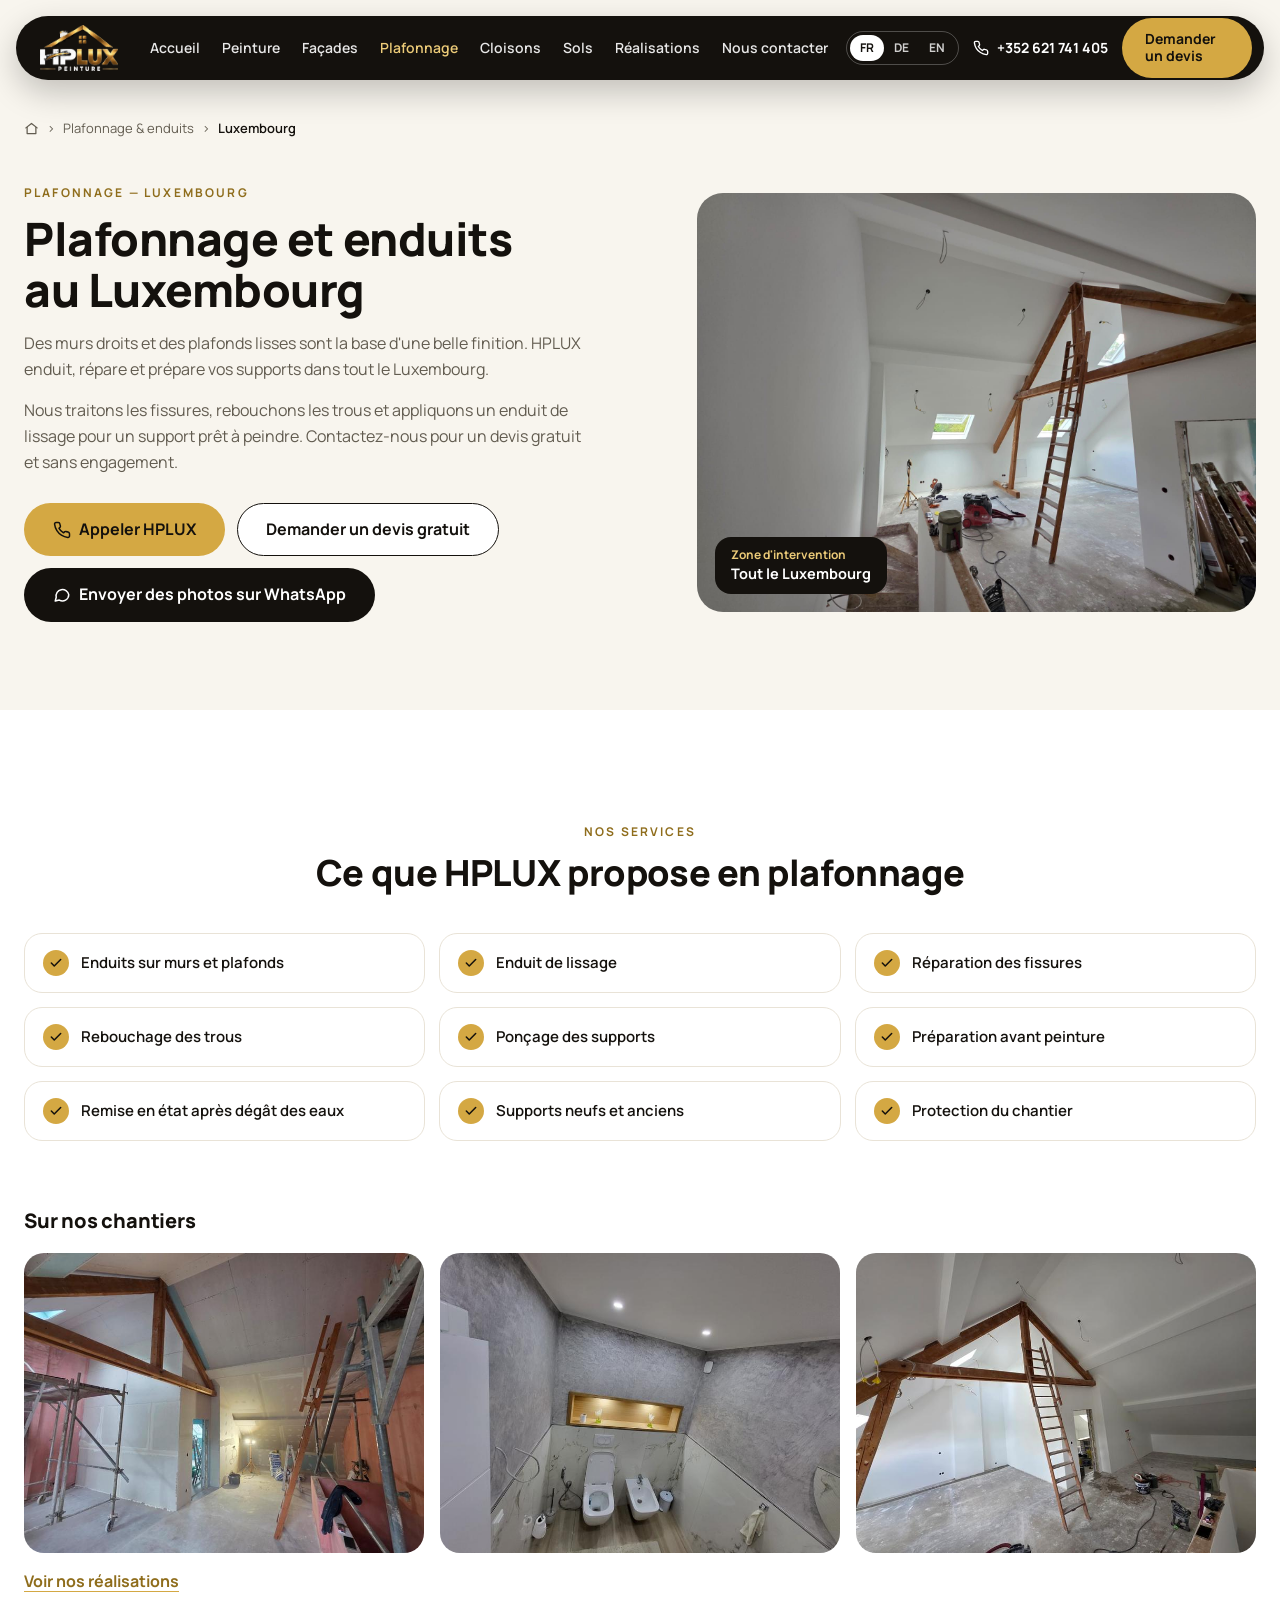
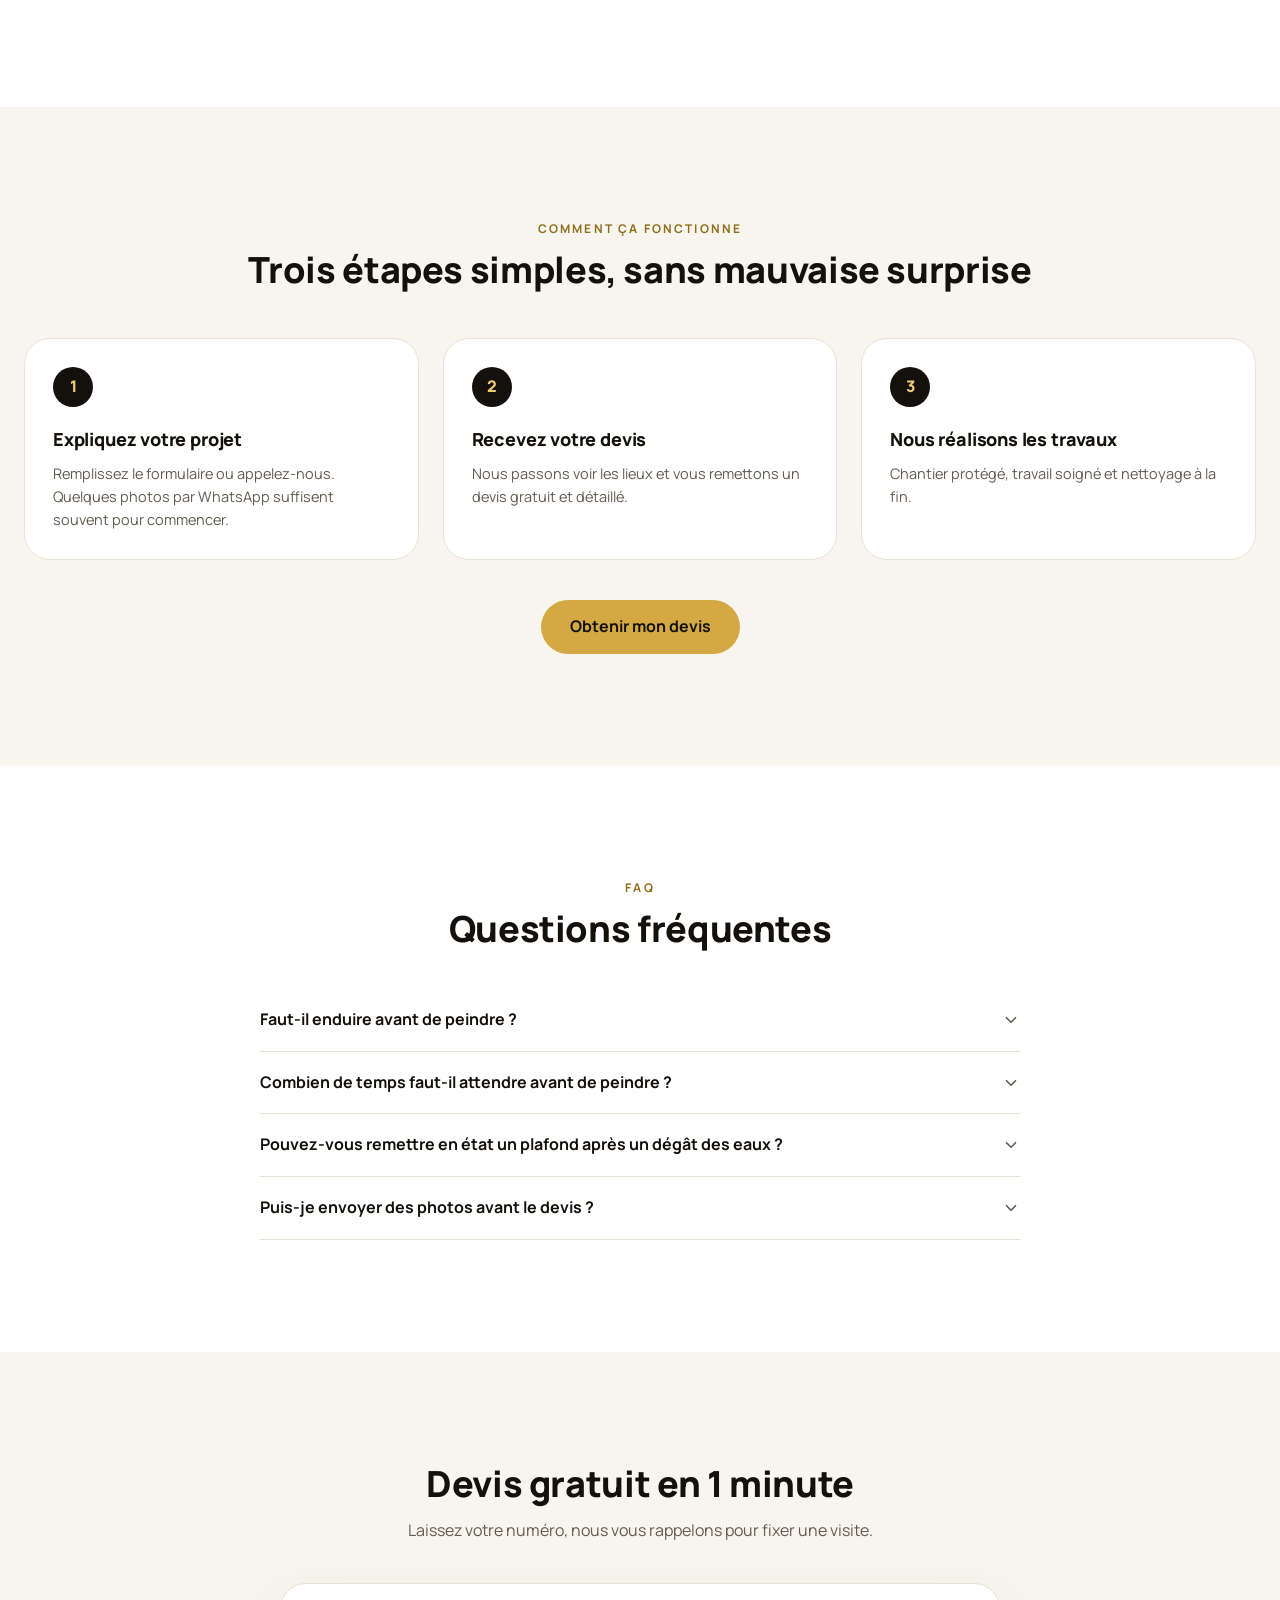
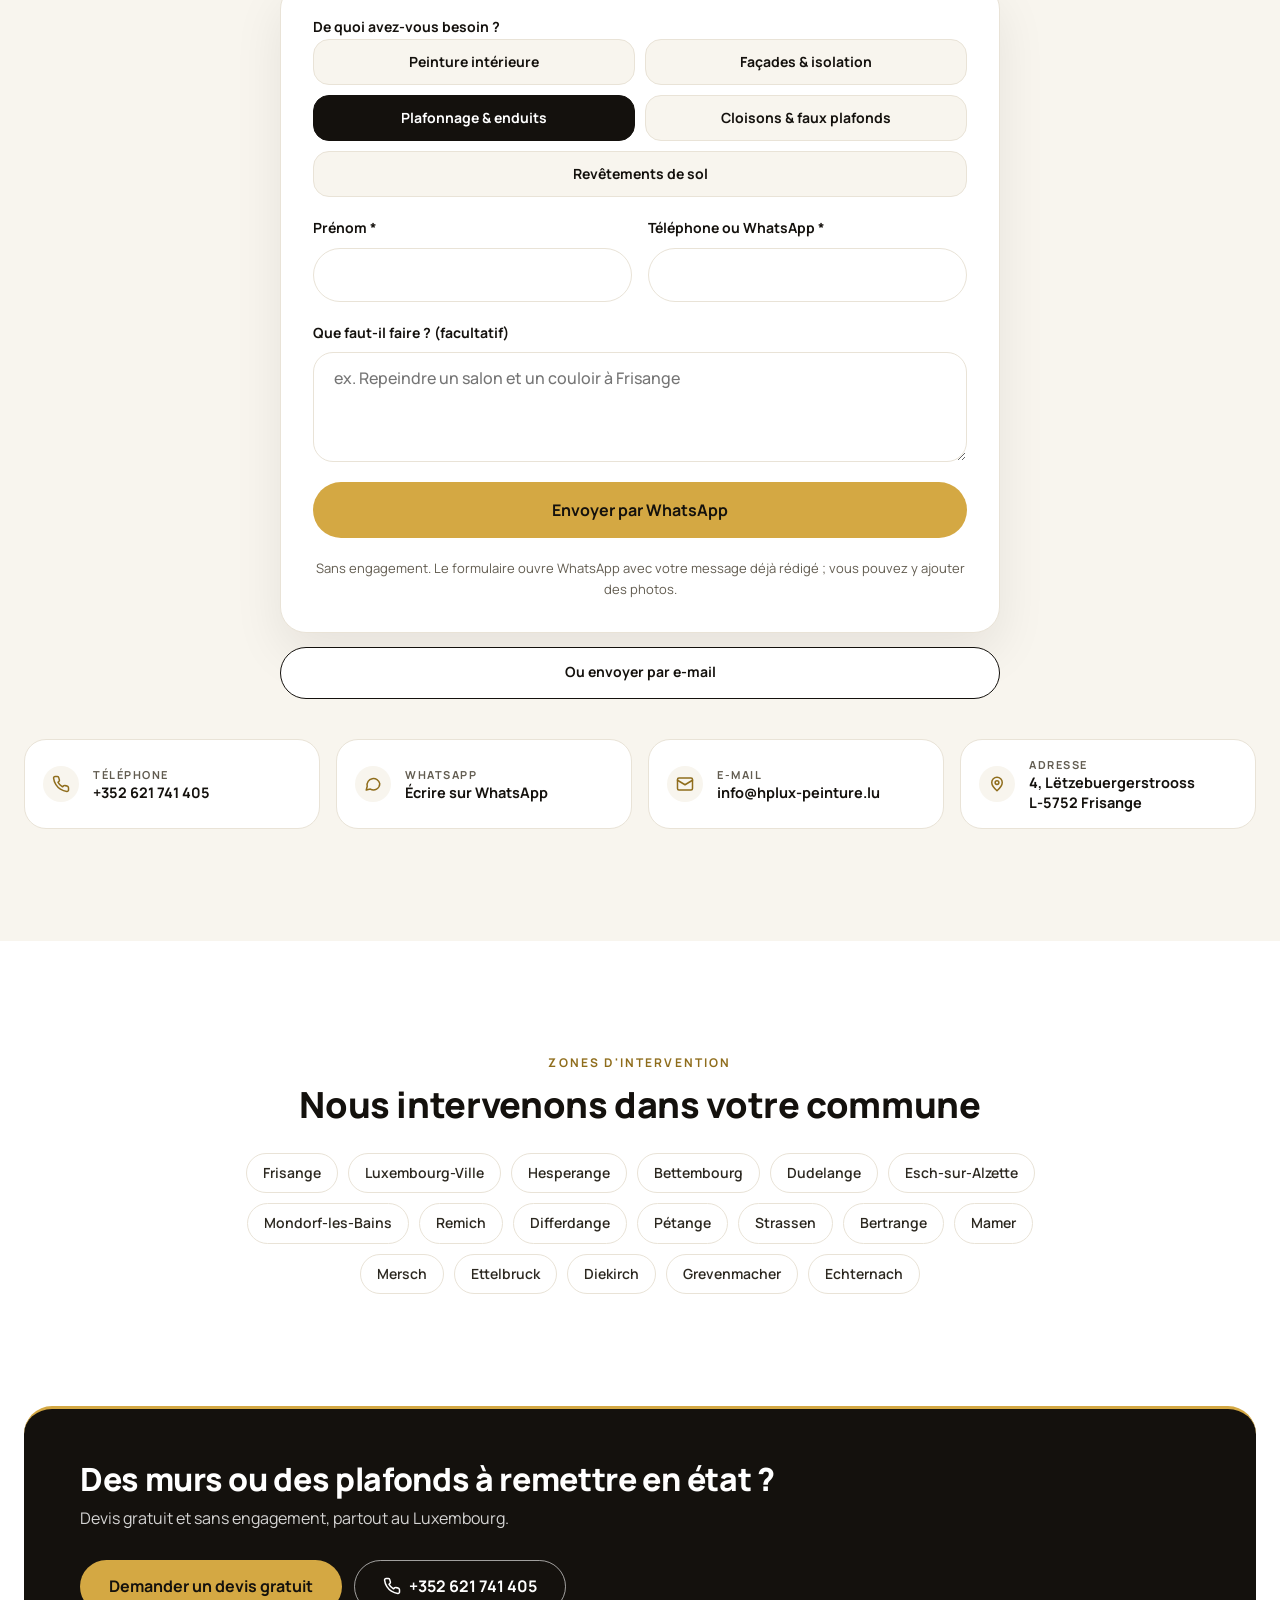
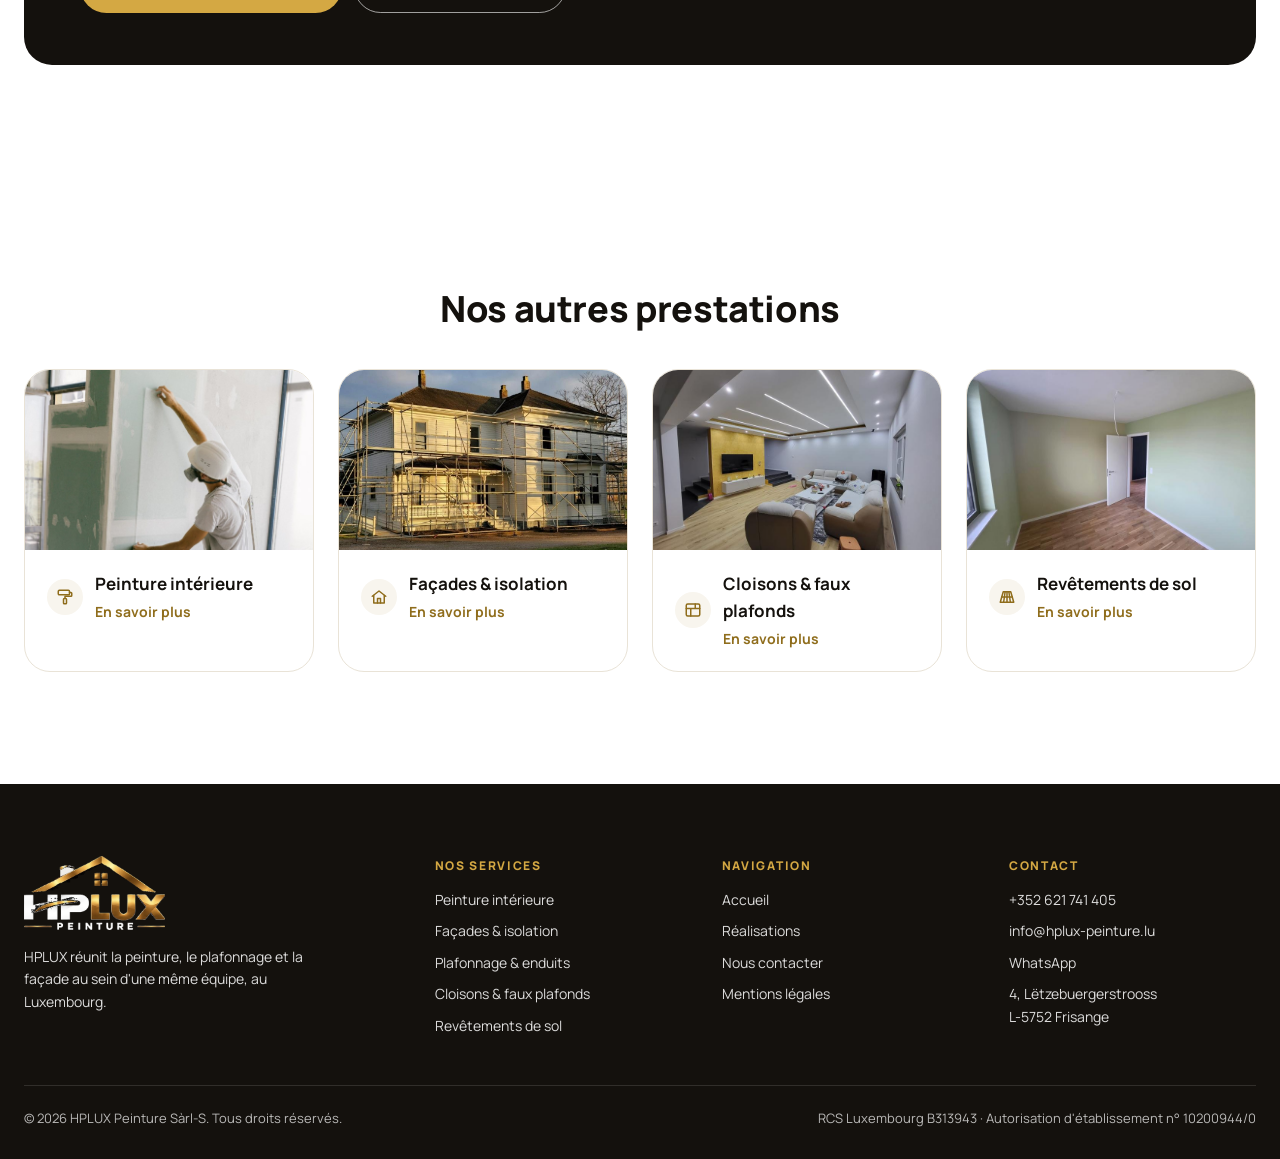
<file: plafonnage-enduits.html>
<!DOCTYPE html>
<html lang="fr" data-title="pl_title">
<head>
<meta charset="utf-8">
<meta name="viewport" content="width=device-width, initial-scale=1, maximum-scale=1, user-scalable=no">
<title>Plafonnage et enduits au Luxembourg | HPLUX Peinture</title>
<meta name="description" content="Enduits sur murs et plafonds, lissage, réparation des fissures et préparation des supports partout au Luxembourg. Devis gratuit.">
<link rel="canonical" href="https://www.hplux-peinture.lu/plafonnage-enduits.html">
<meta property="og:title" content="Plafonnage et enduits au Luxembourg | HPLUX Peinture">
<meta property="og:description" content="Enduits sur murs et plafonds, lissage, réparation des fissures et préparation des supports partout au Luxembourg. Devis gratuit.">
<meta property="og:type" content="website">
<meta property="og:image" content="https://www.hplux-peinture.lu/hero.jpg">
<meta name="theme-color" content="#14110d">
<link rel="icon" type="image/png" href="icon.png">
<link rel="apple-touch-icon" href="icon.png">
<link rel="preconnect" href="https://fonts.googleapis.com">
<link rel="preconnect" href="https://fonts.gstatic.com" crossorigin>
<link href="https://fonts.googleapis.com/css2?family=Manrope:wght@400;500;600;700;800&display=swap" rel="stylesheet">
<link rel="stylesheet" href="styles.css">
<script type="application/ld+json">{"@context": "https://schema.org", "@type": "HousePainter", "name": "HPLUX Peinture Sàrl-S", "url": "https://www.hplux-peinture.lu/", "telephone": "+352621741405", "email": "info@hplux-peinture.lu", "image": "https://www.hplux-peinture.lu/hero.jpg", "address": {"@type": "PostalAddress", "streetAddress": "4, Lëtzebuergerstrooss", "postalCode": "L-5752", "addressLocality": "Frisange", "addressCountry": "LU"}, "areaServed": "Luxembourg"}</script>
<script type="application/ld+json">{"@context": "https://schema.org", "@type": "BreadcrumbList", "itemListElement": [{"@type": "ListItem", "position": 1, "name": "Accueil", "item": "https://www.hplux-peinture.lu/"}, {"@type": "ListItem", "position": 2, "name": "Plafonnage & enduits", "item": "https://www.hplux-peinture.lu/plafonnage-enduits.html"}]}</script>
</head>
<body id="top">
<svg width="0" height="0" style="position:absolute" aria-hidden="true">
  <defs>
    <symbol id="i-check" viewBox="0 0 24 24" fill="none" stroke="currentColor" stroke-width="2.6" stroke-linecap="round" stroke-linejoin="round"><path d="M20 6 9 17l-5-5"/></symbol>
    <symbol id="i-phone" viewBox="0 0 24 24" fill="none" stroke="currentColor" stroke-width="2" stroke-linecap="round" stroke-linejoin="round"><path d="M22 16.9v3a2 2 0 0 1-2.2 2 19.8 19.8 0 0 1-8.6-3.1 19.5 19.5 0 0 1-6-6A19.8 19.8 0 0 1 2.1 4.2 2 2 0 0 1 4.1 2h3a2 2 0 0 1 2 1.7c.1.9.4 1.8.7 2.7a2 2 0 0 1-.5 2.1L8 9.8a16 16 0 0 0 6 6l1.3-1.3a2 2 0 0 1 2.1-.4c.9.3 1.8.6 2.7.7a2 2 0 0 1 1.7 2z"/></symbol>
    <symbol id="i-mail" viewBox="0 0 24 24" fill="none" stroke="currentColor" stroke-width="2" stroke-linecap="round" stroke-linejoin="round"><rect x="2" y="4" width="20" height="16" rx="2"/><path d="m22 7-10 6L2 7"/></symbol>
    <symbol id="i-pin" viewBox="0 0 24 24" fill="none" stroke="currentColor" stroke-width="2" stroke-linecap="round" stroke-linejoin="round"><path d="M12 21s-7-6.2-7-11a7 7 0 0 1 14 0c0 4.8-7 11-7 11z"/><circle cx="12" cy="10" r="2.5"/></symbol>
    <symbol id="i-chat" viewBox="0 0 24 24" fill="none" stroke="currentColor" stroke-width="2" stroke-linecap="round" stroke-linejoin="round"><path d="M21 11.5a8.4 8.4 0 0 1-12.6 7.3L3 20l1.3-5A8.4 8.4 0 1 1 21 11.5z"/></symbol>
    <symbol id="i-down" viewBox="0 0 24 24" fill="none" stroke="currentColor" stroke-width="2.2" stroke-linecap="round" stroke-linejoin="round"><path d="m6 9 6 6 6-6"/></symbol>
    <symbol id="i-menu" viewBox="0 0 24 24" fill="none" stroke="currentColor" stroke-width="2.2" stroke-linecap="round"><path d="M4 7h16M4 12h16M4 17h16"/></symbol>
    <symbol id="i-roller" viewBox="0 0 24 24" fill="none" stroke="currentColor" stroke-width="2" stroke-linecap="round" stroke-linejoin="round"><rect x="3" y="3" width="15" height="6" rx="1.5"/><path d="M18 6h2a1 1 0 0 1 1 1v3a1 1 0 0 1-1 1h-8v3"/><rect x="10" y="14" width="4" height="7" rx="1"/></symbol>
    <symbol id="i-home" viewBox="0 0 24 24" fill="none" stroke="currentColor" stroke-width="2" stroke-linecap="round" stroke-linejoin="round"><path d="M3 11 12 4l9 7"/><path d="M5 10v10h14V10"/><path d="M10 20v-6h4v6"/></symbol>
    <symbol id="i-trowel" viewBox="0 0 24 24" fill="none" stroke="currentColor" stroke-width="2" stroke-linecap="round" stroke-linejoin="round"><path d="M3 17 13 7l4 4L7 21H3v-4z"/><path d="m15 5 2-2 4 4-2 2"/></symbol>
    <symbol id="i-wall" viewBox="0 0 24 24" fill="none" stroke="currentColor" stroke-width="2" stroke-linecap="round" stroke-linejoin="round"><rect x="3" y="4" width="18" height="16" rx="2"/><path d="M3 10h18M9 10v10M15 4v6"/></symbol>
      <symbol id="i-homeline" viewBox="0 0 24 24" fill="none" stroke="currentColor" stroke-width="2" stroke-linecap="round" stroke-linejoin="round"><path d="M3 11 12 4l9 7"/><path d="M5 10v10h14V10"/></symbol>
    <symbol id="i-floor" viewBox="0 0 24 24" fill="none" stroke="currentColor" stroke-width="2" stroke-linecap="round" stroke-linejoin="round"><path d="M7 5h10l4 14H3z"/><path d="M12 5v14M9.5 5 7.5 19M14.5 5l2 14M5 12h14"/></symbol>
  </defs>
</svg>
<header class="nav-wrap">
  <div class="nav" id="nav">
    <a class="brand" href="index.html" aria-label="HPLUX Peinture"><img src="logo-blanc.png" alt="HPLUX Peinture" width="420" height="221"></a>
    <nav class="nav-links" id="nav-links" aria-label="Navigation">
      <a href="index.html"><span data-i18n="n_home">Accueil</span></a><a href="peinture-interieure.html"><span data-i18n="n_p">Peinture</span></a><a href="facades-isolation.html"><span data-i18n="n_f">Façades</span></a><a href="plafonnage-enduits.html" aria-current="page"><span data-i18n="n_pl">Plafonnage</span></a><a href="cloisons-faux-plafonds.html"><span data-i18n="n_c">Cloisons</span></a><a href="revetements-de-sol.html"><span data-i18n="n_sol">Sols</span></a><a href="realisations.html"><span data-i18n="n_real">Réalisations</span></a><a href="contact.html"><span data-i18n="n_contact">Nous contacter</span></a>
    </nav>
    <div class="nav-right">
      <div class="lang" role="group" aria-label="Langue">
        <button type="button" data-lang="fr" aria-pressed="true">FR</button>
        <button type="button" data-lang="de" aria-pressed="false">DE</button>
        <button type="button" data-lang="en" aria-pressed="false">EN</button>
      </div>
      <a class="nav-phone" href="tel:+352621741405" aria-label="+352 621 741 405"><svg width="16" height="16" aria-hidden="true"><use href="#i-phone"/></svg><span>+352 621 741 405</span></a>
      <a class="btn btn-gold nav-cta" href="contact.html"><span data-i18n="n_cta">Demander un devis</span></a>
      <button class="burger" type="button" id="burger" aria-expanded="false" aria-controls="nav-links" aria-label="Menu"><svg width="20" height="20" aria-hidden="true"><use href="#i-menu"/></svg></button>
    </div>
  </div>
</header>
<main>
<section class="page-hero">
  <div class="container">
    <nav class="crumbs" aria-label="Fil d'Ariane"><a href="index.html" aria-label="Accueil"><svg width="15" height="15" aria-hidden="true"><use href="#i-homeline"/></svg></a><span aria-hidden="true">›</span><span data-i18n="c3_t">Plafonnage &amp; enduits</span><span aria-hidden="true">›</span><span>Luxembourg</span></nav>
    <div class="ph-grid">
      <div class="ph-text">
        <p data-i18n="pl_ey" class="eyebrow">Plafonnage — Luxembourg</p>
        <h1 data-i18n="pl_h1">Plafonnage et enduits au Luxembourg</h1>
        <p data-i18n="pl_p1">Des murs droits et des plafonds lisses sont la base d'une belle finition. HPLUX enduit, répare et prépare vos supports dans tout le Luxembourg.</p>
        <p data-i18n="pl_p2">Nous traitons les fissures, rebouchons les trous et appliquons un enduit de lissage pour un support prêt à peindre. Contactez-nous pour un devis gratuit et sans engagement.</p>
        <div class="ph-cta">
          <a class="btn btn-gold btn-lg" href="tel:+352621741405"><svg width="18" height="18" aria-hidden="true"><use href="#i-phone"/></svg><span data-i18n="btn_call">Appeler HPLUX</span></a>
          <a class="btn btn-outline btn-lg" href="#devis"><span data-i18n="h_c1">Demander un devis gratuit</span></a>
          <a class="btn btn-dark btn-lg" href="https://wa.me/352621741405" target="_blank" rel="noopener"><svg width="18" height="18" aria-hidden="true"><use href="#i-chat"/></svg><span data-i18n="btn_wa">Envoyer des photos sur WhatsApp</span></a>
        </div>
      </div>
      <div class="ph-img">
        <img src="combles-07.jpg" alt="Combles enduits et peints en blanc, avec poutres apparentes et fenêtres de toit" width="967" height="726">
        <div class="ph-badge"><small data-i18n="zone_t">Zone d'intervention</small><b data-i18n="zone_v">Tout le Luxembourg</b></div>
      </div>
    </div>
  </div>
</section>

<section class="sec">
  <div class="container center">
    <p data-i18n="svc_ey" class="eyebrow">Nos services</p>
    <h2 data-i18n="pl_sh" class="h2">Ce que HPLUX propose en plafonnage</h2>
    <ul class="offer"><li><span class="tick"><svg width="14" height="14" aria-hidden="true"><use href="#i-check"/></svg></span><span data-i18n="pl_i1">Enduits sur murs et plafonds</span></li><li><span class="tick"><svg width="14" height="14" aria-hidden="true"><use href="#i-check"/></svg></span><span data-i18n="pl_i2">Enduit de lissage</span></li><li><span class="tick"><svg width="14" height="14" aria-hidden="true"><use href="#i-check"/></svg></span><span data-i18n="pl_i3">Réparation des fissures</span></li><li><span class="tick"><svg width="14" height="14" aria-hidden="true"><use href="#i-check"/></svg></span><span data-i18n="pl_i4">Rebouchage des trous</span></li><li><span class="tick"><svg width="14" height="14" aria-hidden="true"><use href="#i-check"/></svg></span><span data-i18n="pl_i5">Ponçage des supports</span></li><li><span class="tick"><svg width="14" height="14" aria-hidden="true"><use href="#i-check"/></svg></span><span data-i18n="pl_i6">Préparation avant peinture</span></li><li><span class="tick"><svg width="14" height="14" aria-hidden="true"><use href="#i-check"/></svg></span><span data-i18n="pl_i7">Remise en état après dégât des eaux</span></li><li><span class="tick"><svg width="14" height="14" aria-hidden="true"><use href="#i-check"/></svg></span><span data-i18n="pl_i8">Supports neufs et anciens</span></li><li><span class="tick"><svg width="14" height="14" aria-hidden="true"><use href="#i-check"/></svg></span><span data-i18n="pl_i9">Protection du chantier</span></li></ul>
    <div class="strip-wrap">
      <h3 data-i18n="sp_h" class="strip-h">Sur nos chantiers</h3>
      <div class="strip"><a class="lb" href="combles-06.jpg" data-cap="sp_h"><img src="combles-06-m.jpg" alt="Plaques de plâtre avec bandes et enduit sur les joints" width="760" height="570" loading="lazy"></a><a class="lb" href="led-06.jpg" data-cap="sp_h"><img src="led-06-m.jpg" alt="Toilettes avec enduit décoratif gris et niche éclairée" width="760" height="570" loading="lazy"></a><a class="lb" href="combles-08.jpg" data-cap="sp_h"><img src="combles-08-m.jpg" alt="Pièce sous combles peinte en blanc avec charpente apparente" width="760" height="570" loading="lazy"></a></div>
      <a class="strip-link" href="realisations.html"><span data-i18n="sp_link">Voir nos réalisations</span></a>
    </div>
  </div>
</section>

<section class="sec tint" id="etapes">
  <div class="container center">
    <p data-i18n="st_ey" class="eyebrow">Comment ça fonctionne</p>
    <h2 data-i18n="st_h" class="h2">Trois étapes simples, sans mauvaise surprise</h2>
    <div class="steps"><div class="step"><div class="num">1</div><h3 data-i18n="st1_t">Expliquez votre projet</h3><p data-i18n="st1_d">Remplissez le formulaire ou appelez-nous. Quelques photos par WhatsApp suffisent souvent pour commencer.</p></div><div class="step"><div class="num">2</div><h3 data-i18n="st2_t">Recevez votre devis</h3><p data-i18n="st2_d">Nous passons voir les lieux et vous remettons un devis gratuit et détaillé.</p></div><div class="step"><div class="num">3</div><h3 data-i18n="st3_t">Nous réalisons les travaux</h3><p data-i18n="st3_d">Chantier protégé, travail soigné et nettoyage à la fin.</p></div></div>
    <a class="btn btn-gold btn-lg after-cta" href="#devis"><span data-i18n="st_cta">Obtenir mon devis</span></a>
  </div>
</section>

<section class="sec" id="faq">
  <div class="container center">
    <p class="eyebrow">FAQ</p>
    <h2 data-i18n="f_h" class="h2">Questions fréquentes</h2>
    <div class="faq"><details><summary><span data-i18n="pl_q1">Faut-il enduire avant de peindre ?</span><svg width="18" height="18" aria-hidden="true"><use href="#i-down"/></svg></summary><p data-i18n="pl_a1">Oui, si le mur présente des trous, des fissures ou des irrégularités. Un enduit de lissage donne un résultat net et une peinture qui tient mieux.</p></details><details><summary><span data-i18n="pl_q2">Combien de temps faut-il attendre avant de peindre ?</span><svg width="18" height="18" aria-hidden="true"><use href="#i-down"/></svg></summary><p data-i18n="pl_a2">Cela dépend du produit, de l'épaisseur et de l'humidité de la pièce. Nous attendons toujours le séchage complet avant de peindre.</p></details><details><summary><span data-i18n="pl_q3">Pouvez-vous remettre en état un plafond après un dégât des eaux ?</span><svg width="18" height="18" aria-hidden="true"><use href="#i-down"/></svg></summary><p data-i18n="pl_a3">Oui. Une fois le support bien sec, nous traitons les taches, réparons le plafond et le repeignons.</p></details><details><summary><span data-i18n="q5">Puis-je envoyer des photos avant le devis ?</span><svg width="18" height="18" aria-hidden="true"><use href="#i-down"/></svg></summary><p data-i18n="a5">Oui. Envoyez-nous quelques photos par WhatsApp au +352 621 741 405, cela nous aide à préparer la visite.</p></details></div>
  </div>
</section>

<section class="sec tint" id="devis">
  <div class="container center">
    <h2 data-i18n="k_h" class="h2">Devis gratuit en 1 minute</h2>
    <p data-i18n="k_p" class="lead">Laissez votre numéro, nous vous rappelons pour fixer une visite.</p>
    <form class="form-card" id="quote-form" novalidate>
      <fieldset class="choices">
        <legend data-i18n="k_need">De quoi avez-vous besoin ?</legend>
        <div class="choice-grid"><button class="choice" type="button" aria-pressed="false"><span data-i18n="c1_t">Peinture intérieure</span></button><button class="choice" type="button" aria-pressed="false"><span data-i18n="c2_t">Façades &amp; isolation</span></button><button class="choice" type="button" aria-pressed="true"><span data-i18n="c3_t">Plafonnage &amp; enduits</span></button><button class="choice" type="button" aria-pressed="false"><span data-i18n="c4_t">Cloisons &amp; faux plafonds</span></button><button class="choice" type="button" aria-pressed="false"><span data-i18n="c5_t">Revêtements de sol</span></button></div>
      </fieldset>
      <div class="row2">
        <div class="field"><label for="q-name"><span data-i18n="k_name">Prénom *</span></label><input id="q-name" name="name" autocomplete="given-name" required></div>
        <div class="field"><label for="q-tel"><span data-i18n="k_tel">Téléphone ou WhatsApp *</span></label><input id="q-tel" name="tel" type="tel" inputmode="tel" autocomplete="tel" required></div>
      </div>
      <div class="field"><label for="q-msg"><span data-i18n="k_msg">Que faut-il faire ? (facultatif)</span></label><textarea id="q-msg" name="msg" data-i18n-ph="k_ph" placeholder="ex. Repeindre un salon et un couloir à Frisange"></textarea></div>
      <p class="form-error" id="q-error" role="alert" hidden></p>
      <button class="btn btn-gold btn-lg" type="submit"><span data-i18n="k_wa">Envoyer par WhatsApp</span></button>
      <p class="form-ready" id="q-ready" hidden><span data-i18n="k_ready">Votre message est prêt :</span> <a id="q-link" href="#" target="_blank" rel="noopener"></a></p>
      <p data-i18n="k_note" class="form-note">Sans engagement. Le formulaire ouvre WhatsApp avec votre message déjà rédigé ; vous pouvez y ajouter des photos.</p>
    </form>
    <div class="alt-send"><button class="btn btn-outline" type="button" id="send-mail"><span data-i18n="k_mail">Ou envoyer par e-mail</span></button></div>
    <div class="infos">
      <a class="info" href="tel:+352621741405"><span class="ico"><svg width="18" height="18" aria-hidden="true"><use href="#i-phone"/></svg></span><span><small data-i18n="i_tel">Téléphone</small><b>+352 621 741 405</b></span></a>
      <a class="info" href="https://wa.me/352621741405" target="_blank" rel="noopener"><span class="ico"><svg width="18" height="18" aria-hidden="true"><use href="#i-chat"/></svg></span><span><small>WhatsApp</small><b data-i18n="i_wa">Écrire sur WhatsApp</b></span></a>
      <a class="info" href="mailto:info@hplux-peinture.lu"><span class="ico"><svg width="18" height="18" aria-hidden="true"><use href="#i-mail"/></svg></span><span><small data-i18n="i_mail">E-mail</small><b>info@hplux-peinture.lu</b></span></a>
      <div class="info"><span class="ico"><svg width="18" height="18" aria-hidden="true"><use href="#i-pin"/></svg></span><span><small data-i18n="i_addr">Adresse</small><b class="nowrap-ok">4, Lëtzebuergerstrooss<br>L&#8209;5752&nbsp;Frisange</b></span></div>
    </div>
  </div>
</section>

<section class="sec" id="zones">
  <div class="container center">
    <p data-i18n="com_ey" class="eyebrow">Zones d'intervention</p>
    <h2 data-i18n="com_h" class="h2">Nous intervenons dans votre commune</h2>
    
    <div class="chips"><span class="chip">Frisange</span><span class="chip">Luxembourg-Ville</span><span class="chip">Hesperange</span><span class="chip">Bettembourg</span><span class="chip">Dudelange</span><span class="chip">Esch-sur-Alzette</span><span class="chip">Mondorf-les-Bains</span><span class="chip">Remich</span><span class="chip">Differdange</span><span class="chip">Pétange</span><span class="chip">Strassen</span><span class="chip">Bertrange</span><span class="chip">Mamer</span><span class="chip">Mersch</span><span class="chip">Ettelbruck</span><span class="chip">Diekirch</span><span class="chip">Grevenmacher</span><span class="chip">Echternach</span></div>
  </div>
</section>

<section class="sec-cta">
  <div class="container">
    <div class="ctab">
      <div><h2 data-i18n="pl_cta">Des murs ou des plafonds à remettre en état ?</h2><p data-i18n="cta_p">Devis gratuit et sans engagement, partout au Luxembourg.</p></div>
      <div class="ctab-btns">
        <a class="btn btn-gold btn-lg" href="#devis"><span data-i18n="h_c1">Demander un devis gratuit</span></a>
        <a class="btn btn-ghost btn-lg" href="tel:+352621741405"><svg width="18" height="18" aria-hidden="true"><use href="#i-phone"/></svg>+352 621 741 405</a>
      </div>
    </div>
  </div>
</section>

<section class="sec">
  <div class="container center">
    <h2 data-i18n="oth_h" class="h2">Nos autres prestations</h2>
    <div class="others"><a class="other" href="peinture-interieure.html"><img src="pose-papier-peint.jpg" alt="" width="967" height="726" loading="lazy"><span class="other-body"><span class="ico"><svg width="18" height="18" aria-hidden="true"><use href="#i-roller"/></svg></span><b data-i18n="c1_t">Peinture intérieure</b><span data-i18n="more" class="other-link">En savoir plus</span></span></a><a class="other" href="facades-isolation.html"><img src="facade.jpg" alt="" width="967" height="726" loading="lazy"><span class="other-body"><span class="ico"><svg width="18" height="18" aria-hidden="true"><use href="#i-home"/></svg></span><b data-i18n="c2_t">Façades &amp; isolation</b><span data-i18n="more" class="other-link">En savoir plus</span></span></a><a class="other" href="cloisons-faux-plafonds.html"><img src="led-ap1-m.jpg" alt="" width="967" height="726" loading="lazy"><span class="other-body"><span class="ico"><svg width="18" height="18" aria-hidden="true"><use href="#i-wall"/></svg></span><b data-i18n="c4_t">Cloisons &amp; faux plafonds</b><span data-i18n="more" class="other-link">En savoir plus</span></span></a><a class="other" href="revetements-de-sol.html"><img src="couleurs-08-m.jpg" alt="" width="967" height="726" loading="lazy"><span class="other-body"><span class="ico"><svg width="18" height="18" aria-hidden="true"><use href="#i-floor"/></svg></span><b data-i18n="c5_t">Revêtements de sol</b><span data-i18n="more" class="other-link">En savoir plus</span></span></a></div>
  </div>
</section>
</main>
<footer class="footer">
  <div class="container">
    <div class="foot-grid">
      <div>
        <img src="logo-blanc.png" alt="HPLUX Peinture" width="420" height="221" loading="lazy">
        <p data-i18n="ft_p" style="max-width:300px">HPLUX réunit la peinture, le plafonnage et la façade au sein d'une même équipe, au Luxembourg.</p>
      </div>
      <div>
        <h3 data-i18n="ft_s">Nos services</h3>
        <ul><li><a href="peinture-interieure.html"><span data-i18n="c1_t">Peinture intérieure</span></a></li><li><a href="facades-isolation.html"><span data-i18n="c2_t">Façades &amp; isolation</span></a></li><li><a href="plafonnage-enduits.html"><span data-i18n="c3_t">Plafonnage &amp; enduits</span></a></li><li><a href="cloisons-faux-plafonds.html"><span data-i18n="c4_t">Cloisons &amp; faux plafonds</span></a></li><li><a href="revetements-de-sol.html"><span data-i18n="c5_t">Revêtements de sol</span></a></li></ul>
      </div>
      <div>
        <h3 data-i18n="ft_n">Navigation</h3>
        <ul>
          <li><a href="index.html"><span data-i18n="n_home">Accueil</span></a></li>
          <li><a href="realisations.html"><span data-i18n="n_real">Réalisations</span></a></li>
          <li><a href="contact.html"><span data-i18n="n_contact">Nous contacter</span></a></li>
          <li><a href="mentions-legales.html"><span data-i18n="ft_legal">Mentions légales</span></a></li>
        </ul>
      </div>
      <div>
        <h3 data-i18n="ft_c">Contact</h3>
        <ul>
          <li><a href="tel:+352621741405">+352 621 741 405</a></li>
          <li><a href="mailto:info@hplux-peinture.lu">info@hplux-peinture.lu</a></li>
          <li><a href="https://wa.me/352621741405" target="_blank" rel="noopener">WhatsApp</a></li>
          <li>4, Lëtzebuergerstrooss<br>L-5752 Frisange</li>
        </ul>
      </div>
    </div>
    <div class="foot-bottom">
      <span>© 2026 HPLUX Peinture Sàrl-S. <span data-i18n="ft_r">Tous droits réservés.</span></span>
      <span>RCS Luxembourg B313943 · <span data-i18n="ft_aut">Autorisation d'établissement n° 10200944/0</span></span>
    </div>
  </div>
</footer>
<script src="site.js"></script>
</body>
</html>
</file>
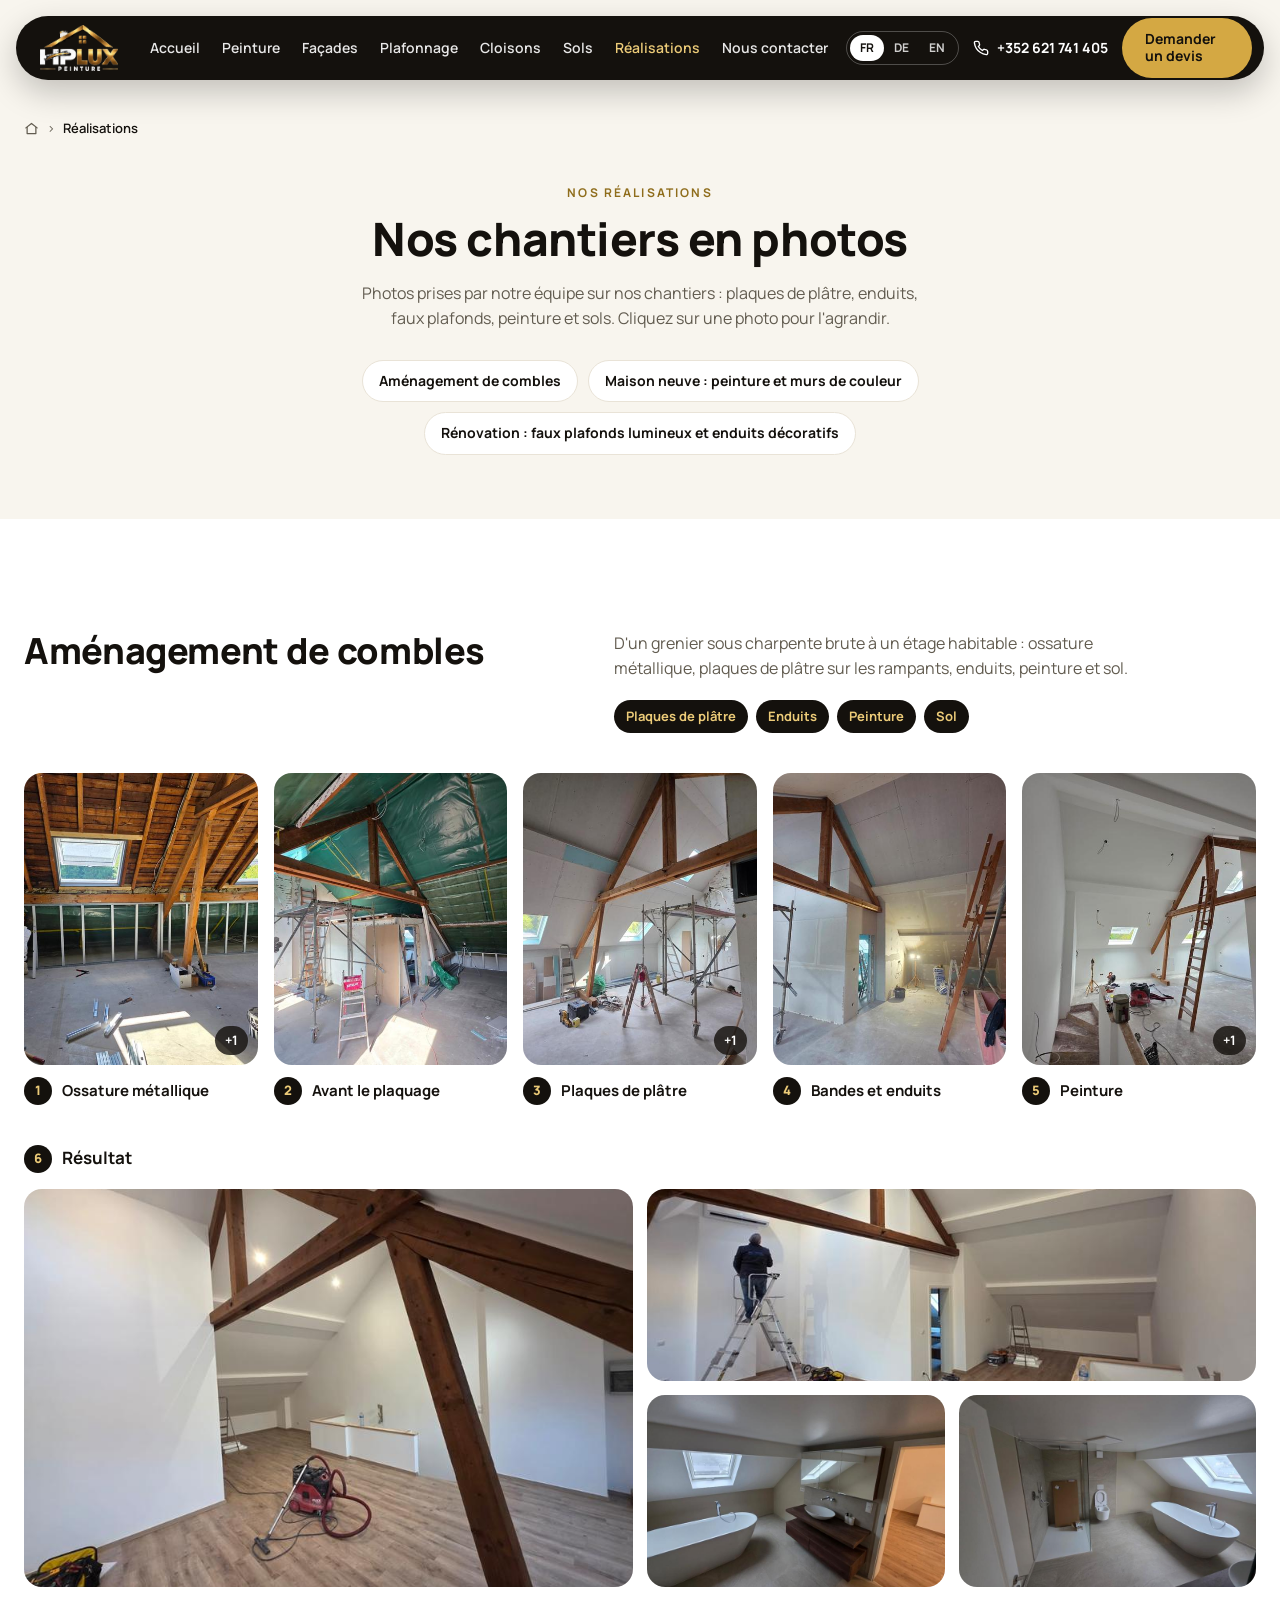
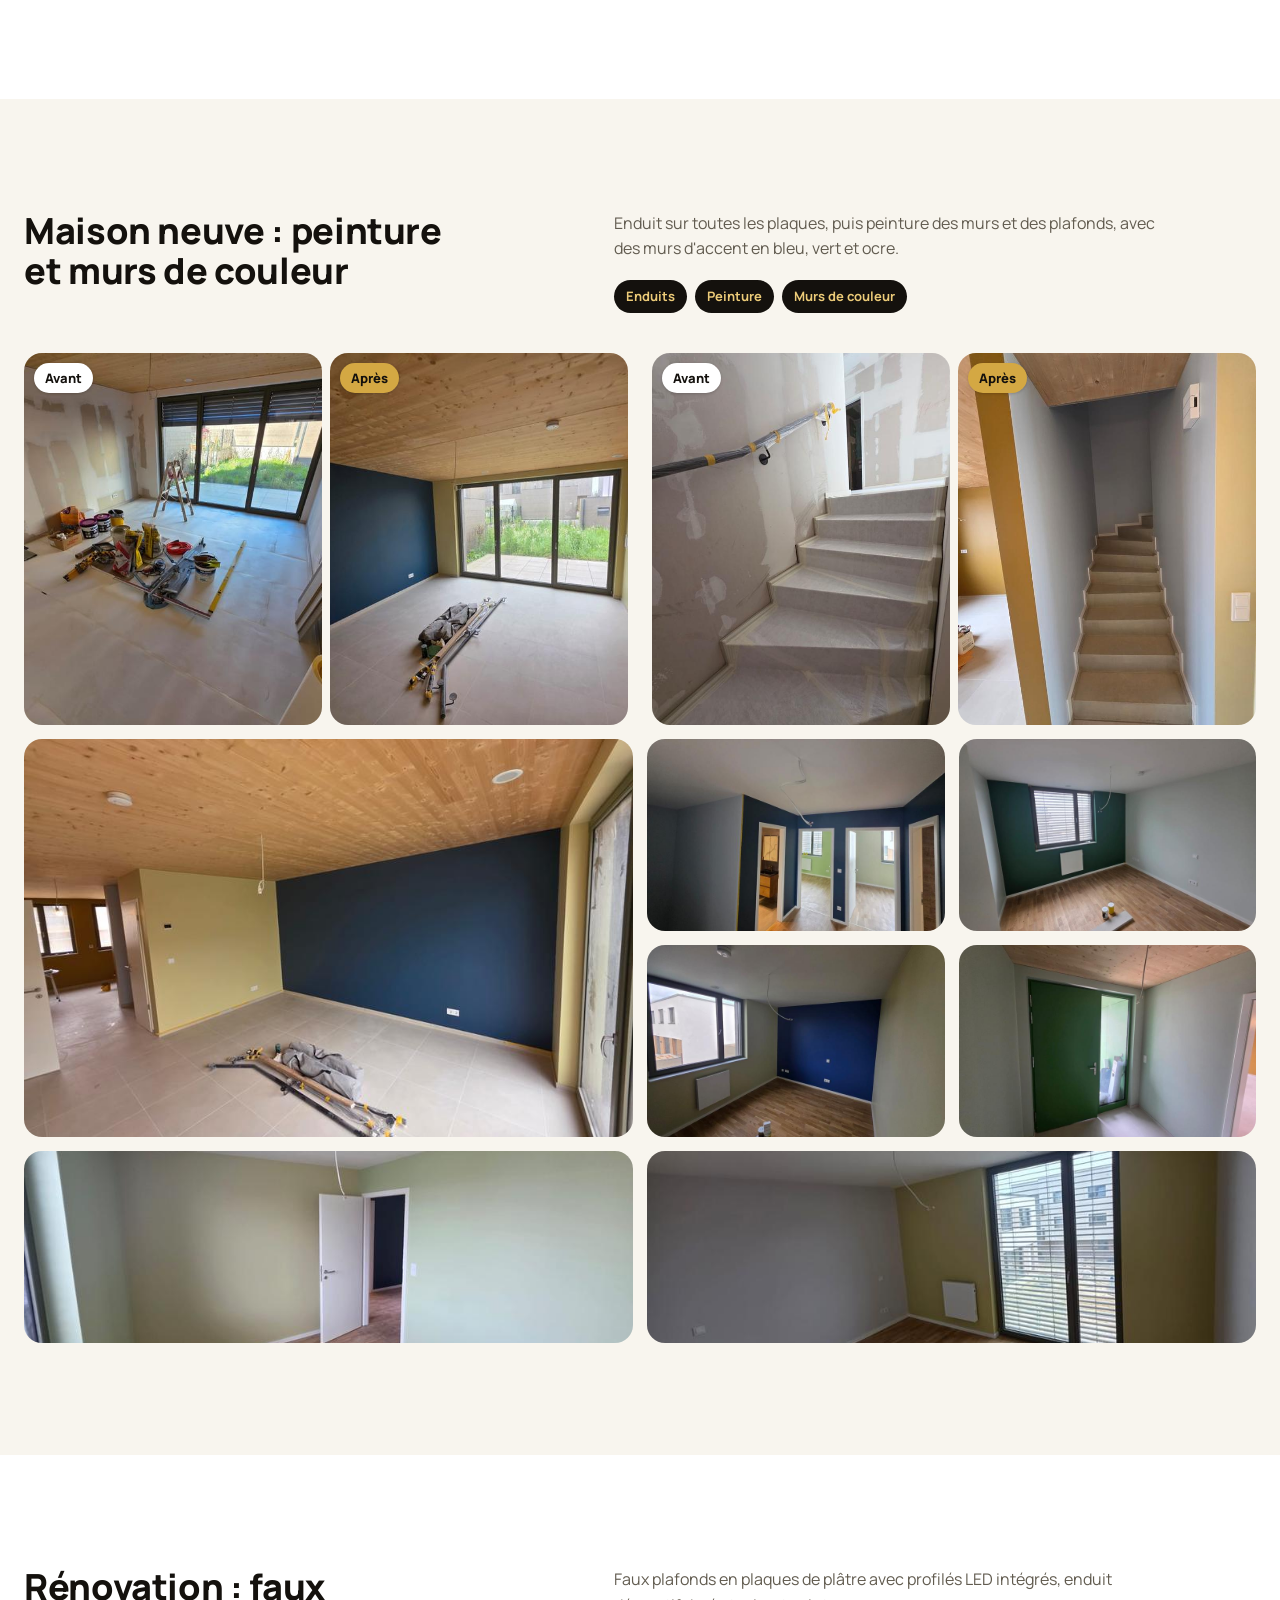
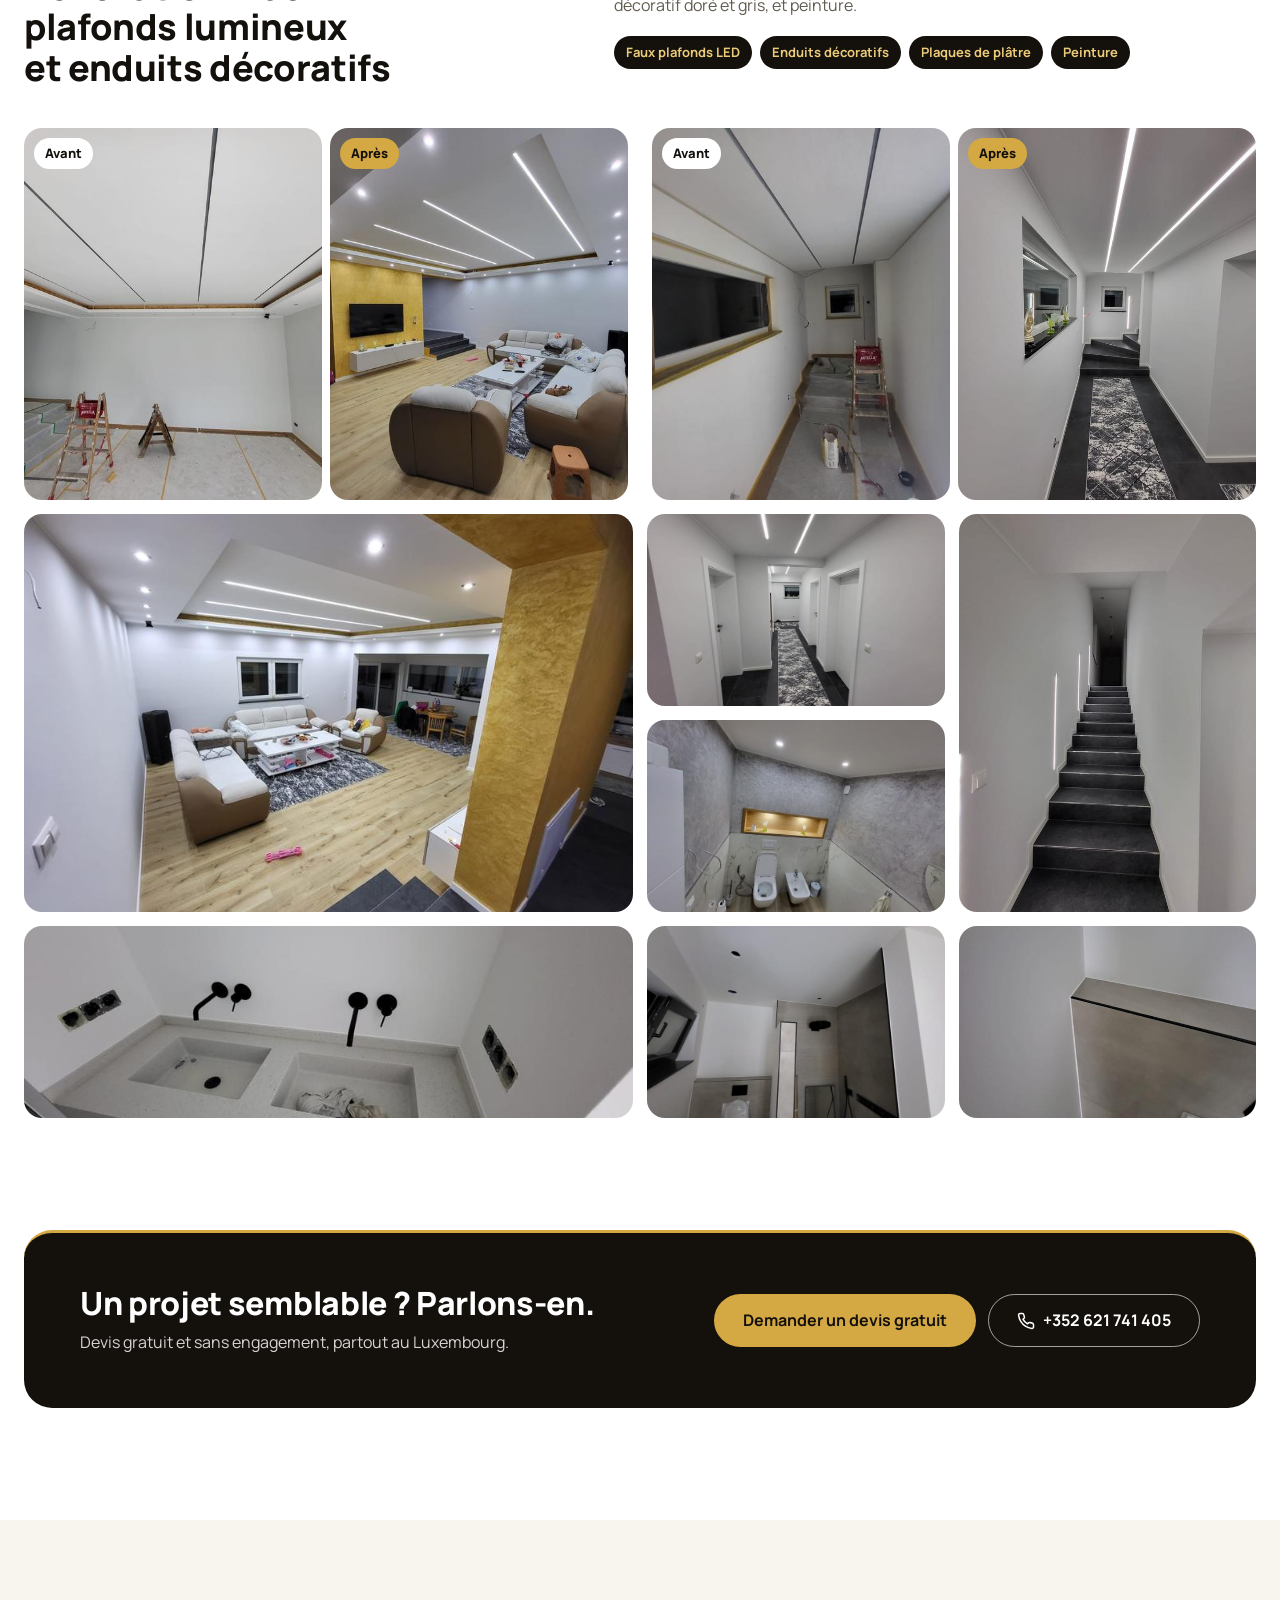
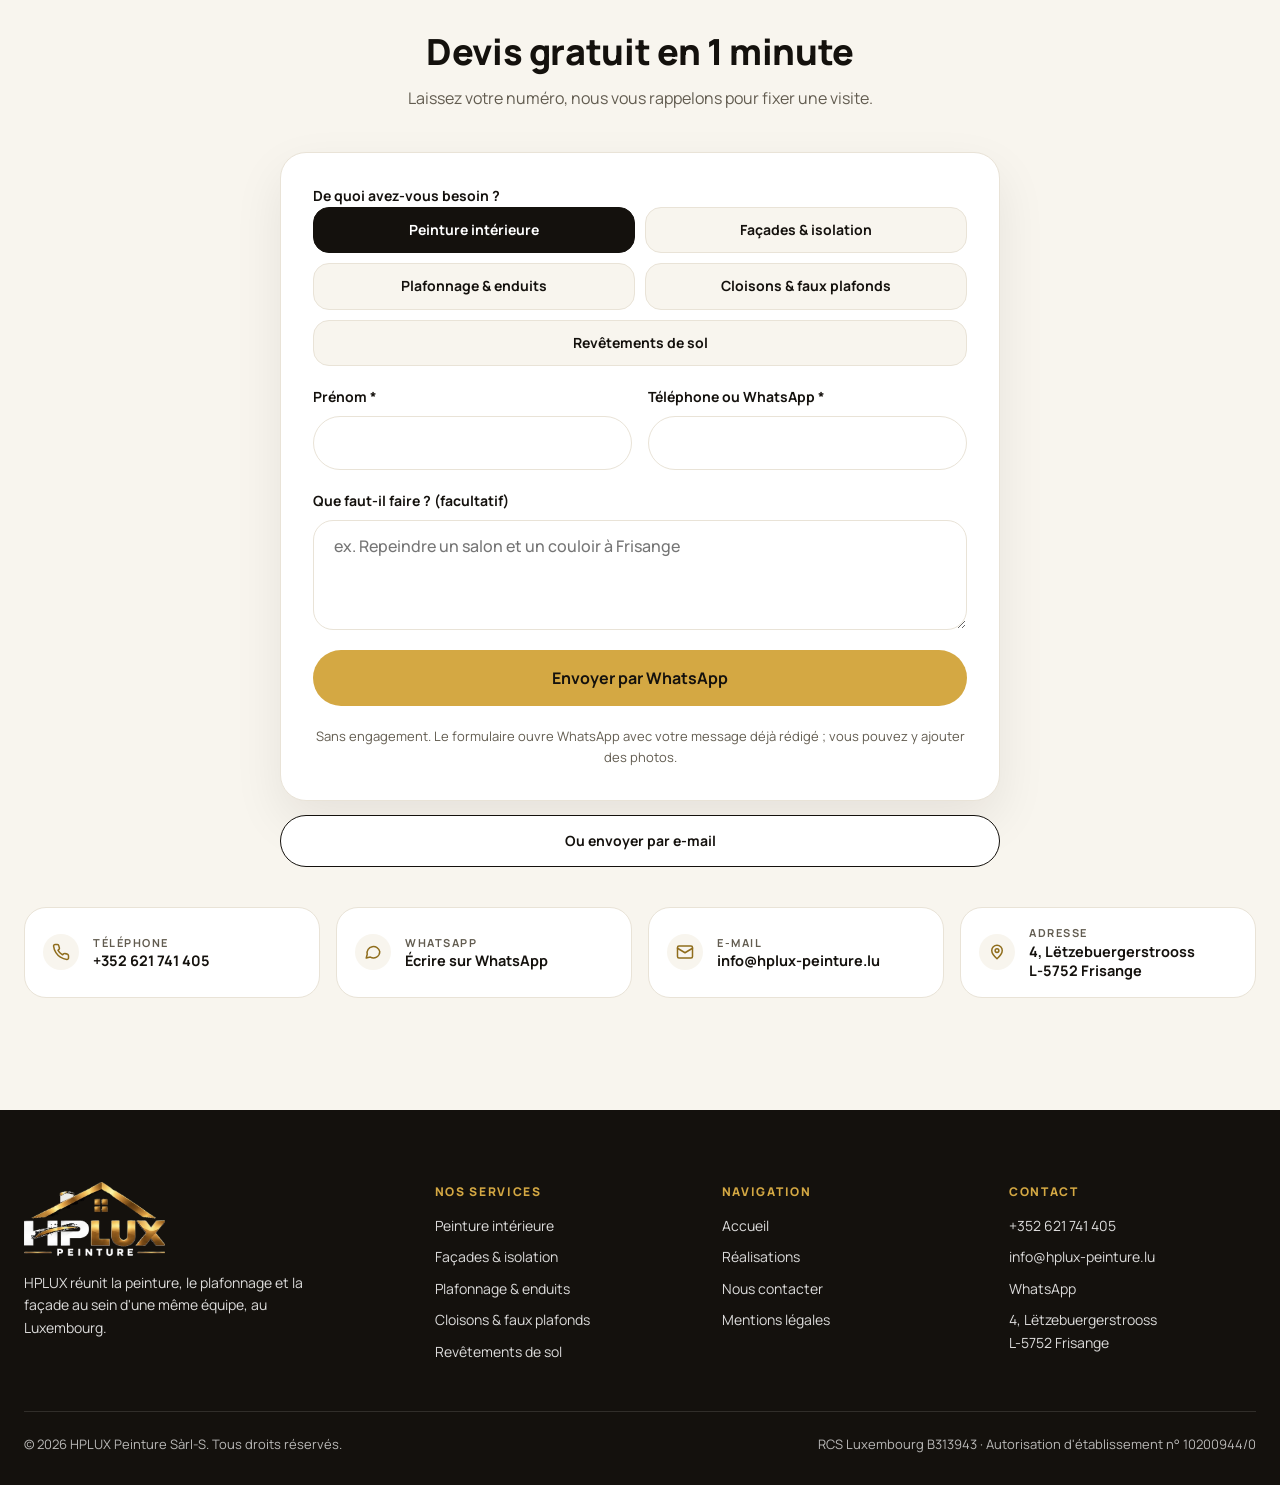
<file: realisations.html>
<!DOCTYPE html>
<html lang="fr" data-title="re_title">
<head>
<meta charset="utf-8">
<meta name="viewport" content="width=device-width, initial-scale=1, maximum-scale=1, user-scalable=no">
<title>Nos réalisations en photos | HPLUX Peinture</title>
<meta name="description" content="Photos des chantiers de HPLUX Peinture au Luxembourg : aménagement de combles, faux plafonds lumineux, enduits décoratifs, peinture et sols.">
<link rel="canonical" href="https://www.hplux-peinture.lu/realisations.html">
<meta property="og:title" content="Nos réalisations en photos | HPLUX Peinture">
<meta property="og:description" content="Photos des chantiers de HPLUX Peinture au Luxembourg : aménagement de combles, faux plafonds lumineux, enduits décoratifs, peinture et sols.">
<meta property="og:type" content="website">
<meta property="og:image" content="https://www.hplux-peinture.lu/hero.jpg">
<meta name="theme-color" content="#14110d">
<link rel="icon" type="image/png" href="icon.png">
<link rel="apple-touch-icon" href="icon.png">
<link rel="preconnect" href="https://fonts.googleapis.com">
<link rel="preconnect" href="https://fonts.gstatic.com" crossorigin>
<link href="https://fonts.googleapis.com/css2?family=Manrope:wght@400;500;600;700;800&display=swap" rel="stylesheet">
<link rel="stylesheet" href="styles.css">
<script type="application/ld+json">{"@context": "https://schema.org", "@type": "HousePainter", "name": "HPLUX Peinture Sàrl-S", "url": "https://www.hplux-peinture.lu/", "telephone": "+352621741405", "email": "info@hplux-peinture.lu", "image": "https://www.hplux-peinture.lu/hero.jpg", "address": {"@type": "PostalAddress", "streetAddress": "4, Lëtzebuergerstrooss", "postalCode": "L-5752", "addressLocality": "Frisange", "addressCountry": "LU"}, "areaServed": "Luxembourg"}</script>
<script type="application/ld+json">{"@context": "https://schema.org", "@type": "BreadcrumbList", "itemListElement": [{"@type": "ListItem", "position": 1, "name": "Accueil", "item": "https://www.hplux-peinture.lu/"}, {"@type": "ListItem", "position": 2, "name": "Réalisations", "item": "https://www.hplux-peinture.lu/realisations.html"}]}</script>
</head>
<body id="top">
<svg width="0" height="0" style="position:absolute" aria-hidden="true">
  <defs>
    <symbol id="i-check" viewBox="0 0 24 24" fill="none" stroke="currentColor" stroke-width="2.6" stroke-linecap="round" stroke-linejoin="round"><path d="M20 6 9 17l-5-5"/></symbol>
    <symbol id="i-phone" viewBox="0 0 24 24" fill="none" stroke="currentColor" stroke-width="2" stroke-linecap="round" stroke-linejoin="round"><path d="M22 16.9v3a2 2 0 0 1-2.2 2 19.8 19.8 0 0 1-8.6-3.1 19.5 19.5 0 0 1-6-6A19.8 19.8 0 0 1 2.1 4.2 2 2 0 0 1 4.1 2h3a2 2 0 0 1 2 1.7c.1.9.4 1.8.7 2.7a2 2 0 0 1-.5 2.1L8 9.8a16 16 0 0 0 6 6l1.3-1.3a2 2 0 0 1 2.1-.4c.9.3 1.8.6 2.7.7a2 2 0 0 1 1.7 2z"/></symbol>
    <symbol id="i-mail" viewBox="0 0 24 24" fill="none" stroke="currentColor" stroke-width="2" stroke-linecap="round" stroke-linejoin="round"><rect x="2" y="4" width="20" height="16" rx="2"/><path d="m22 7-10 6L2 7"/></symbol>
    <symbol id="i-pin" viewBox="0 0 24 24" fill="none" stroke="currentColor" stroke-width="2" stroke-linecap="round" stroke-linejoin="round"><path d="M12 21s-7-6.2-7-11a7 7 0 0 1 14 0c0 4.8-7 11-7 11z"/><circle cx="12" cy="10" r="2.5"/></symbol>
    <symbol id="i-chat" viewBox="0 0 24 24" fill="none" stroke="currentColor" stroke-width="2" stroke-linecap="round" stroke-linejoin="round"><path d="M21 11.5a8.4 8.4 0 0 1-12.6 7.3L3 20l1.3-5A8.4 8.4 0 1 1 21 11.5z"/></symbol>
    <symbol id="i-down" viewBox="0 0 24 24" fill="none" stroke="currentColor" stroke-width="2.2" stroke-linecap="round" stroke-linejoin="round"><path d="m6 9 6 6 6-6"/></symbol>
    <symbol id="i-menu" viewBox="0 0 24 24" fill="none" stroke="currentColor" stroke-width="2.2" stroke-linecap="round"><path d="M4 7h16M4 12h16M4 17h16"/></symbol>
    <symbol id="i-roller" viewBox="0 0 24 24" fill="none" stroke="currentColor" stroke-width="2" stroke-linecap="round" stroke-linejoin="round"><rect x="3" y="3" width="15" height="6" rx="1.5"/><path d="M18 6h2a1 1 0 0 1 1 1v3a1 1 0 0 1-1 1h-8v3"/><rect x="10" y="14" width="4" height="7" rx="1"/></symbol>
    <symbol id="i-home" viewBox="0 0 24 24" fill="none" stroke="currentColor" stroke-width="2" stroke-linecap="round" stroke-linejoin="round"><path d="M3 11 12 4l9 7"/><path d="M5 10v10h14V10"/><path d="M10 20v-6h4v6"/></symbol>
    <symbol id="i-trowel" viewBox="0 0 24 24" fill="none" stroke="currentColor" stroke-width="2" stroke-linecap="round" stroke-linejoin="round"><path d="M3 17 13 7l4 4L7 21H3v-4z"/><path d="m15 5 2-2 4 4-2 2"/></symbol>
    <symbol id="i-wall" viewBox="0 0 24 24" fill="none" stroke="currentColor" stroke-width="2" stroke-linecap="round" stroke-linejoin="round"><rect x="3" y="4" width="18" height="16" rx="2"/><path d="M3 10h18M9 10v10M15 4v6"/></symbol>
      <symbol id="i-homeline" viewBox="0 0 24 24" fill="none" stroke="currentColor" stroke-width="2" stroke-linecap="round" stroke-linejoin="round"><path d="M3 11 12 4l9 7"/><path d="M5 10v10h14V10"/></symbol>
    <symbol id="i-floor" viewBox="0 0 24 24" fill="none" stroke="currentColor" stroke-width="2" stroke-linecap="round" stroke-linejoin="round"><path d="M7 5h10l4 14H3z"/><path d="M12 5v14M9.5 5 7.5 19M14.5 5l2 14M5 12h14"/></symbol>
  </defs>
</svg>
<header class="nav-wrap">
  <div class="nav" id="nav">
    <a class="brand" href="index.html" aria-label="HPLUX Peinture"><img src="logo-blanc.png" alt="HPLUX Peinture" width="420" height="221"></a>
    <nav class="nav-links" id="nav-links" aria-label="Navigation">
      <a href="index.html"><span data-i18n="n_home">Accueil</span></a><a href="peinture-interieure.html"><span data-i18n="n_p">Peinture</span></a><a href="facades-isolation.html"><span data-i18n="n_f">Façades</span></a><a href="plafonnage-enduits.html"><span data-i18n="n_pl">Plafonnage</span></a><a href="cloisons-faux-plafonds.html"><span data-i18n="n_c">Cloisons</span></a><a href="revetements-de-sol.html"><span data-i18n="n_sol">Sols</span></a><a href="realisations.html" aria-current="page"><span data-i18n="n_real">Réalisations</span></a><a href="contact.html"><span data-i18n="n_contact">Nous contacter</span></a>
    </nav>
    <div class="nav-right">
      <div class="lang" role="group" aria-label="Langue">
        <button type="button" data-lang="fr" aria-pressed="true">FR</button>
        <button type="button" data-lang="de" aria-pressed="false">DE</button>
        <button type="button" data-lang="en" aria-pressed="false">EN</button>
      </div>
      <a class="nav-phone" href="tel:+352621741405" aria-label="+352 621 741 405"><svg width="16" height="16" aria-hidden="true"><use href="#i-phone"/></svg><span>+352 621 741 405</span></a>
      <a class="btn btn-gold nav-cta" href="contact.html"><span data-i18n="n_cta">Demander un devis</span></a>
      <button class="burger" type="button" id="burger" aria-expanded="false" aria-controls="nav-links" aria-label="Menu"><svg width="20" height="20" aria-hidden="true"><use href="#i-menu"/></svg></button>
    </div>
  </div>
</header>
<main>
<section class="page-hero page-hero-sm">
  <div class="container">
    <nav class="crumbs" aria-label="Fil d'Ariane"><a href="index.html" aria-label="Accueil"><svg width="15" height="15" aria-hidden="true"><use href="#i-homeline"/></svg></a><span aria-hidden="true">›</span><span data-i18n="n_real">Réalisations</span></nav>
    <div class="ph-text ph-center">
      <p data-i18n="re_ey" class="eyebrow">Nos réalisations</p>
      <h1 data-i18n="re_h1">Nos chantiers en photos</h1>
      <p data-i18n="re_p">Photos prises par notre équipe sur nos chantiers : plaques de plâtre, enduits, faux plafonds, peinture et sols. Cliquez sur une photo pour l'agrandir.</p>
      <div class="jump"><a href="#combles"><span data-i18n="r1_h">Aménagement de combles</span></a><a href="#couleurs"><span data-i18n="r2_h">Maison neuve : peinture et murs de couleur</span></a><a href="#plafonds-led"><span data-i18n="r3_h">Rénovation : faux plafonds lumineux et enduits décoratifs</span></a></div>
    </div>
  </div>
</section>

<section class="sec proj" id="combles">
  <div class="container">
    <div class="proj-head"><div><h2 data-i18n="r1_h" class="h2">Aménagement de combles</h2></div><div><p data-i18n="r1_p">D'un grenier sous charpente brute à un étage habitable : ossature métallique, plaques de plâtre sur les rampants, enduits, peinture et sol.</p><div class="tags"><span data-i18n="tg_pp" class="tag">Plaques de plâtre</span><span data-i18n="tg_en" class="tag">Enduits</span><span data-i18n="tg_pe" class="tag">Peinture</span><span data-i18n="tg_sol" class="tag">Sol</span></div></div></div>
    <ol class="stages"><li class="stage"><a class="lb" href="combles-01.jpg" data-cap="r1_h|rs1"><img src="combles-01-m.jpg" alt="Grenier sous charpente en bois, ossature métallique posée le long des murs" width="760" height="570" loading="lazy"><span class="more-n">+1</span></a><a class="lb" href="combles-02.jpg" data-cap="r1_h|rs1" data-alt="Ossature métallique du faux plafond fixée sous la charpente" hidden></a><p class="stage-cap"><span class="stage-n">1</span><span data-i18n="rs1">Ossature métallique</span></p></li><li class="stage"><a class="lb" href="combles-03.jpg" data-cap="r1_h|rs2"><img src="combles-03-m.jpg" alt="Combles avec pare-vapeur posé, avant le plaquage" width="760" height="570" loading="lazy"></a><p class="stage-cap"><span class="stage-n">2</span><span data-i18n="rs2">Avant le plaquage</span></p></li><li class="stage"><a class="lb" href="combles-04.jpg" data-cap="r1_h|rs3"><img src="combles-04-m.jpg" alt="Plaques de plâtre posées sur les rampants autour des poutres" width="760" height="570" loading="lazy"><span class="more-n">+1</span></a><a class="lb" href="combles-05.jpg" data-cap="r1_h|rs3" data-alt="Pièce sous combles entièrement plaquée en plaques hydrofuges" hidden></a><p class="stage-cap"><span class="stage-n">3</span><span data-i18n="rs3">Plaques de plâtre</span></p></li><li class="stage"><a class="lb" href="combles-06.jpg" data-cap="r1_h|rs4"><img src="combles-06-m.jpg" alt="Plaques de plâtre avec bandes et enduit sur les joints" width="760" height="570" loading="lazy"></a><p class="stage-cap"><span class="stage-n">4</span><span data-i18n="rs4">Bandes et enduits</span></p></li><li class="stage"><a class="lb" href="combles-07.jpg" data-cap="r1_h|rs5"><img src="combles-07-m.jpg" alt="Combles enduits et peints en blanc, avec poutres apparentes et fenêtres de toit" width="760" height="570" loading="lazy"><span class="more-n">+1</span></a><a class="lb" href="combles-08.jpg" data-cap="r1_h|rs5" data-alt="Pièce sous combles peinte en blanc avec charpente apparente" hidden></a><p class="stage-cap"><span class="stage-n">5</span><span data-i18n="rs5">Peinture</span></p></li></ol>
    <p class="stage-cap result-cap"><span class="stage-n">6</span><span data-i18n="rs6">Résultat</span></p>
    <div class="pgrid"><a class="lb big" href="combles-09.jpg" data-cap="r1_h|rs6"><img src="combles-09-m.jpg" alt="Combles terminés avec poutres apparentes, murs blancs et sol stratifié" width="760" height="570" loading="lazy"></a><a class="lb wide" href="combles-10.jpg" data-cap="r1_h|rs6"><img src="combles-10-m.jpg" alt="Étage sous combles terminé avec spots encastrés et sol stratifié" width="760" height="570" loading="lazy"></a><a class="lb" href="combles-11.jpg" data-cap="r1_h|rs6"><img src="combles-11-m.jpg" alt="Salle de bain sous combles terminée avec baignoire îlot et meuble vasque" width="760" height="570" loading="lazy"></a><a class="lb" href="combles-12.jpg" data-cap="r1_h|rs6"><img src="combles-12-m.jpg" alt="Salle de bain sous combles avec douche à l&#x27;italienne et baignoire îlot" width="760" height="570" loading="lazy"></a></div>
  </div>
</section>

<section class="sec proj tint" id="couleurs">
  <div class="container">
    <div class="proj-head"><div><h2 data-i18n="r2_h" class="h2">Maison neuve : peinture et murs de couleur</h2></div><div><p data-i18n="r2_p">Enduit sur toutes les plaques, puis peinture des murs et des plafonds, avec des murs d'accent en bleu, vert et ocre.</p><div class="tags"><span data-i18n="tg_en" class="tag">Enduits</span><span data-i18n="tg_pe" class="tag">Peinture</span><span data-i18n="tg_col" class="tag">Murs de couleur</span></div></div></div>
    <div class="ba"><div class="ba-pair"><a class="lb" href="couleurs-av1.jpg" data-cap="r2_h|re_av"><img src="couleurs-av1-m.jpg" alt="Séjour avant peinture, enduit sur les plaques de plâtre" width="760" height="570" loading="lazy"><span data-i18n="re_av" class="ba-tag">Avant</span></a><a class="lb after" href="couleurs-ap1.jpg" data-cap="r2_h|re_ap"><img src="couleurs-ap1-m.jpg" alt="Séjour après peinture, mur bleu nuit et grande baie vitrée" width="760" height="570" loading="lazy"><span data-i18n="re_ap" class="ba-tag">Après</span></a></div><div class="ba-pair"><a class="lb" href="couleurs-av2.jpg" data-cap="r2_h|re_av"><img src="couleurs-av2-m.jpg" alt="Escalier avant peinture, murs enduits et marches protégées" width="570" height="760" loading="lazy"><span data-i18n="re_av" class="ba-tag">Avant</span></a><a class="lb after" href="couleurs-ap2.jpg" data-cap="r2_h|re_ap"><img src="couleurs-ap2-m.jpg" alt="Escalier après peinture, murs gris clair" width="570" height="760" loading="lazy"><span data-i18n="re_ap" class="ba-tag">Après</span></a></div></div>
    <div class="pgrid"><a class="lb big" href="couleurs-03.jpg" data-cap="r2_h"><img src="couleurs-03-m.jpg" alt="Pièce de vie avec mur d&#x27;accent bleu nuit et plafond en bois" width="760" height="570" loading="lazy"></a><a class="lb" href="couleurs-04.jpg" data-cap="r2_h"><img src="couleurs-04-m.jpg" alt="Couloir peint en bleu nuit avec chambres vert clair" width="760" height="570" loading="lazy"></a><a class="lb" href="couleurs-05.jpg" data-cap="r2_h"><img src="couleurs-05-m.jpg" alt="Chambre avec mur d&#x27;accent vert sapin et parquet en chêne" width="760" height="570" loading="lazy"></a><a class="lb" href="couleurs-06.jpg" data-cap="r2_h"><img src="couleurs-06-m.jpg" alt="Chambre avec mur d&#x27;accent bleu roi" width="760" height="570" loading="lazy"></a><a class="lb" href="couleurs-07.jpg" data-cap="r2_h"><img src="couleurs-07-m.jpg" alt="Entrée vert pâle avec porte vert foncé" width="760" height="570" loading="lazy"></a><a class="lb wide" href="couleurs-08.jpg" data-cap="r2_h"><img src="couleurs-08-m.jpg" alt="Chambre aux murs vert clair avec parquet en chêne" width="760" height="570" loading="lazy"></a><a class="lb wide" href="couleurs-09.jpg" data-cap="r2_h"><img src="couleurs-09-m.jpg" alt="Chambre avec mur ocre et porte-fenêtre" width="760" height="570" loading="lazy"></a></div>
  </div>
</section>

<section class="sec proj" id="plafonds-led">
  <div class="container">
    <div class="proj-head"><div><h2 data-i18n="r3_h" class="h2">Rénovation : faux plafonds lumineux et enduits décoratifs</h2></div><div><p data-i18n="r3_p">Faux plafonds en plaques de plâtre avec profilés LED intégrés, enduit décoratif doré et gris, et peinture.</p><div class="tags"><span data-i18n="tg_led" class="tag">Faux plafonds LED</span><span data-i18n="tg_deco" class="tag">Enduits décoratifs</span><span data-i18n="tg_pp" class="tag">Plaques de plâtre</span><span data-i18n="tg_pe" class="tag">Peinture</span></div></div></div>
    <div class="ba"><div class="ba-pair"><a class="lb" href="led-av1.jpg" data-cap="r3_h|re_av"><img src="led-av1-m.jpg" alt="Séjour avant les finitions, rainures des profilés LED dans le faux plafond" width="760" height="570" loading="lazy"><span data-i18n="re_av" class="ba-tag">Avant</span></a><a class="lb after" href="led-ap1.jpg" data-cap="r3_h|re_ap"><img src="led-ap1-m.jpg" alt="Salon avec faux plafond en plaques de plâtre, profilés LED intégrés et mur décoratif doré" width="760" height="570" loading="lazy"><span data-i18n="re_ap" class="ba-tag">Après</span></a></div><div class="ba-pair"><a class="lb" href="led-av2.jpg" data-cap="r3_h|re_av"><img src="led-av2-m.jpg" alt="Couloir avant les finitions, rainures LED au plafond" width="760" height="570" loading="lazy"><span data-i18n="re_av" class="ba-tag">Avant</span></a><a class="lb after" href="led-ap2.jpg" data-cap="r3_h|re_ap"><img src="led-ap2-m.jpg" alt="Couloir terminé avec lignes LED au plafond" width="570" height="760" loading="lazy"><span data-i18n="re_ap" class="ba-tag">Après</span></a></div></div>
    <div class="pgrid"><a class="lb big" href="led-03.jpg" data-cap="r3_h"><img src="led-03-m.jpg" alt="Salon vu depuis l&#x27;escalier, faux plafond lumineux et pilier en enduit doré" width="760" height="570" loading="lazy"></a><a class="lb" href="led-04.jpg" data-cap="r3_h"><img src="led-04-m.jpg" alt="Couloir avec lignes LED encastrées au plafond" width="760" height="570" loading="lazy"></a><a class="lb tall" href="led-05.jpg" data-cap="r3_h"><img src="led-05-m.jpg" alt="Escalier avec éclairage LED encastré dans le mur" width="570" height="760" loading="lazy"></a><a class="lb" href="led-06.jpg" data-cap="r3_h"><img src="led-06-m.jpg" alt="Toilettes avec enduit décoratif gris et niche éclairée" width="760" height="570" loading="lazy"></a><a class="lb wide" href="led-07.jpg" data-cap="r3_h"><img src="led-07-m.jpg" alt="Plan double vasque avec robinetterie noire encastrée" width="760" height="570" loading="lazy"></a><a class="lb" href="led-08.jpg" data-cap="r3_h"><img src="led-08-m.jpg" alt="Salle de bain avec plafond peint et spots encastrés" width="760" height="570" loading="lazy"></a><a class="lb" href="led-09.jpg" data-cap="r3_h"><img src="led-09-m.jpg" alt="Détail de finition entre peinture et habillage du bâti-support" width="570" height="760" loading="lazy"></a></div>
  </div>
</section>

<section class="sec-cta">
  <div class="container">
    <div class="ctab">
      <div><h2 data-i18n="re_cta">Un projet semblable ? Parlons-en.</h2><p data-i18n="cta_p">Devis gratuit et sans engagement, partout au Luxembourg.</p></div>
      <div class="ctab-btns">
        <a class="btn btn-gold btn-lg" href="#devis"><span data-i18n="h_c1">Demander un devis gratuit</span></a>
        <a class="btn btn-ghost btn-lg" href="tel:+352621741405"><svg width="18" height="18" aria-hidden="true"><use href="#i-phone"/></svg>+352 621 741 405</a>
      </div>
    </div>
  </div>
</section>

<section class="sec tint" id="devis">
  <div class="container center">
    <h2 data-i18n="k_h" class="h2">Devis gratuit en 1 minute</h2>
    <p data-i18n="k_p" class="lead">Laissez votre numéro, nous vous rappelons pour fixer une visite.</p>
    <form class="form-card" id="quote-form" novalidate>
      <fieldset class="choices">
        <legend data-i18n="k_need">De quoi avez-vous besoin ?</legend>
        <div class="choice-grid"><button class="choice" type="button" aria-pressed="true"><span data-i18n="c1_t">Peinture intérieure</span></button><button class="choice" type="button" aria-pressed="false"><span data-i18n="c2_t">Façades &amp; isolation</span></button><button class="choice" type="button" aria-pressed="false"><span data-i18n="c3_t">Plafonnage &amp; enduits</span></button><button class="choice" type="button" aria-pressed="false"><span data-i18n="c4_t">Cloisons &amp; faux plafonds</span></button><button class="choice" type="button" aria-pressed="false"><span data-i18n="c5_t">Revêtements de sol</span></button></div>
      </fieldset>
      <div class="row2">
        <div class="field"><label for="q-name"><span data-i18n="k_name">Prénom *</span></label><input id="q-name" name="name" autocomplete="given-name" required></div>
        <div class="field"><label for="q-tel"><span data-i18n="k_tel">Téléphone ou WhatsApp *</span></label><input id="q-tel" name="tel" type="tel" inputmode="tel" autocomplete="tel" required></div>
      </div>
      <div class="field"><label for="q-msg"><span data-i18n="k_msg">Que faut-il faire ? (facultatif)</span></label><textarea id="q-msg" name="msg" data-i18n-ph="k_ph" placeholder="ex. Repeindre un salon et un couloir à Frisange"></textarea></div>
      <p class="form-error" id="q-error" role="alert" hidden></p>
      <button class="btn btn-gold btn-lg" type="submit"><span data-i18n="k_wa">Envoyer par WhatsApp</span></button>
      <p class="form-ready" id="q-ready" hidden><span data-i18n="k_ready">Votre message est prêt :</span> <a id="q-link" href="#" target="_blank" rel="noopener"></a></p>
      <p data-i18n="k_note" class="form-note">Sans engagement. Le formulaire ouvre WhatsApp avec votre message déjà rédigé ; vous pouvez y ajouter des photos.</p>
    </form>
    <div class="alt-send"><button class="btn btn-outline" type="button" id="send-mail"><span data-i18n="k_mail">Ou envoyer par e-mail</span></button></div>
    <div class="infos">
      <a class="info" href="tel:+352621741405"><span class="ico"><svg width="18" height="18" aria-hidden="true"><use href="#i-phone"/></svg></span><span><small data-i18n="i_tel">Téléphone</small><b>+352 621 741 405</b></span></a>
      <a class="info" href="https://wa.me/352621741405" target="_blank" rel="noopener"><span class="ico"><svg width="18" height="18" aria-hidden="true"><use href="#i-chat"/></svg></span><span><small>WhatsApp</small><b data-i18n="i_wa">Écrire sur WhatsApp</b></span></a>
      <a class="info" href="mailto:info@hplux-peinture.lu"><span class="ico"><svg width="18" height="18" aria-hidden="true"><use href="#i-mail"/></svg></span><span><small data-i18n="i_mail">E-mail</small><b>info@hplux-peinture.lu</b></span></a>
      <div class="info"><span class="ico"><svg width="18" height="18" aria-hidden="true"><use href="#i-pin"/></svg></span><span><small data-i18n="i_addr">Adresse</small><b class="nowrap-ok">4, Lëtzebuergerstrooss<br>L&#8209;5752&nbsp;Frisange</b></span></div>
    </div>
  </div>
</section>
</main>
<footer class="footer">
  <div class="container">
    <div class="foot-grid">
      <div>
        <img src="logo-blanc.png" alt="HPLUX Peinture" width="420" height="221" loading="lazy">
        <p data-i18n="ft_p" style="max-width:300px">HPLUX réunit la peinture, le plafonnage et la façade au sein d'une même équipe, au Luxembourg.</p>
      </div>
      <div>
        <h3 data-i18n="ft_s">Nos services</h3>
        <ul><li><a href="peinture-interieure.html"><span data-i18n="c1_t">Peinture intérieure</span></a></li><li><a href="facades-isolation.html"><span data-i18n="c2_t">Façades &amp; isolation</span></a></li><li><a href="plafonnage-enduits.html"><span data-i18n="c3_t">Plafonnage &amp; enduits</span></a></li><li><a href="cloisons-faux-plafonds.html"><span data-i18n="c4_t">Cloisons &amp; faux plafonds</span></a></li><li><a href="revetements-de-sol.html"><span data-i18n="c5_t">Revêtements de sol</span></a></li></ul>
      </div>
      <div>
        <h3 data-i18n="ft_n">Navigation</h3>
        <ul>
          <li><a href="index.html"><span data-i18n="n_home">Accueil</span></a></li>
          <li><a href="realisations.html"><span data-i18n="n_real">Réalisations</span></a></li>
          <li><a href="contact.html"><span data-i18n="n_contact">Nous contacter</span></a></li>
          <li><a href="mentions-legales.html"><span data-i18n="ft_legal">Mentions légales</span></a></li>
        </ul>
      </div>
      <div>
        <h3 data-i18n="ft_c">Contact</h3>
        <ul>
          <li><a href="tel:+352621741405">+352 621 741 405</a></li>
          <li><a href="mailto:info@hplux-peinture.lu">info@hplux-peinture.lu</a></li>
          <li><a href="https://wa.me/352621741405" target="_blank" rel="noopener">WhatsApp</a></li>
          <li>4, Lëtzebuergerstrooss<br>L-5752 Frisange</li>
        </ul>
      </div>
    </div>
    <div class="foot-bottom">
      <span>© 2026 HPLUX Peinture Sàrl-S. <span data-i18n="ft_r">Tous droits réservés.</span></span>
      <span>RCS Luxembourg B313943 · <span data-i18n="ft_aut">Autorisation d'établissement n° 10200944/0</span></span>
    </div>
  </div>
</footer>
<script src="site.js"></script>
</body>
</html>
</file>
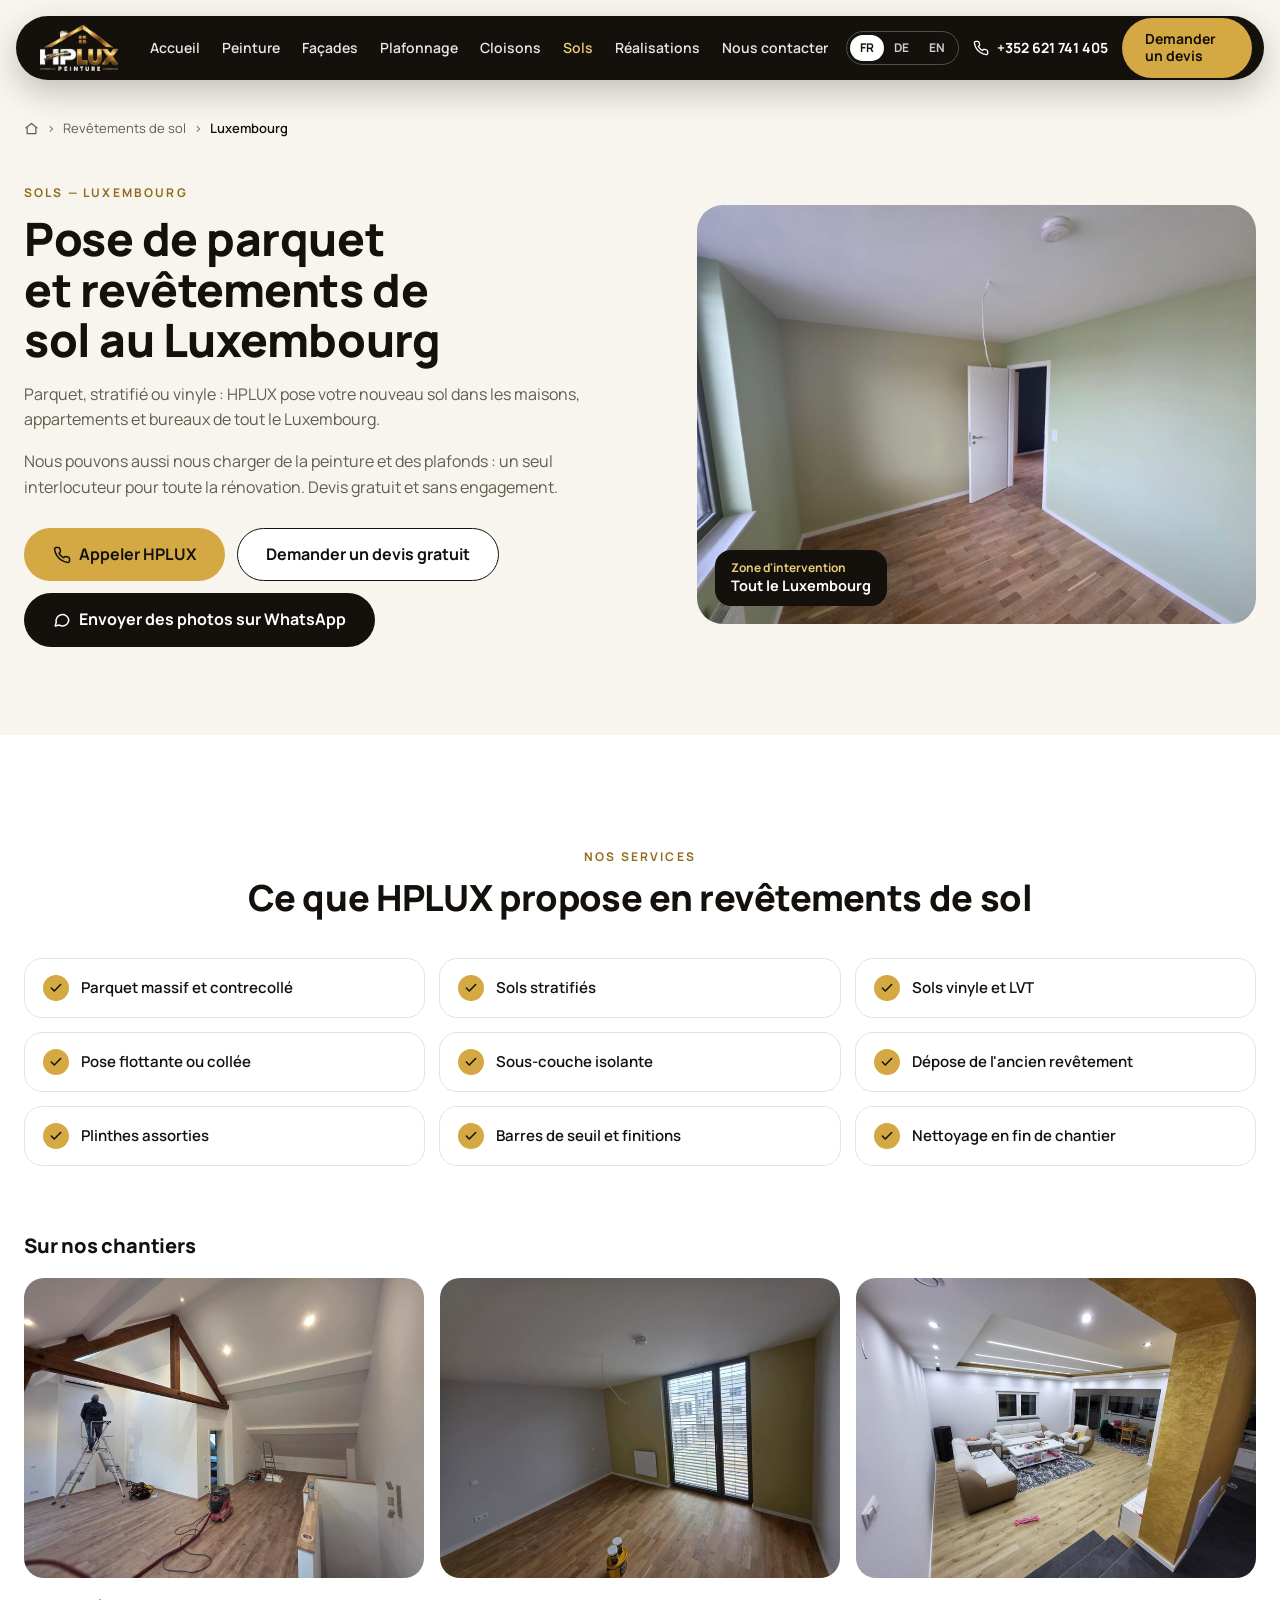
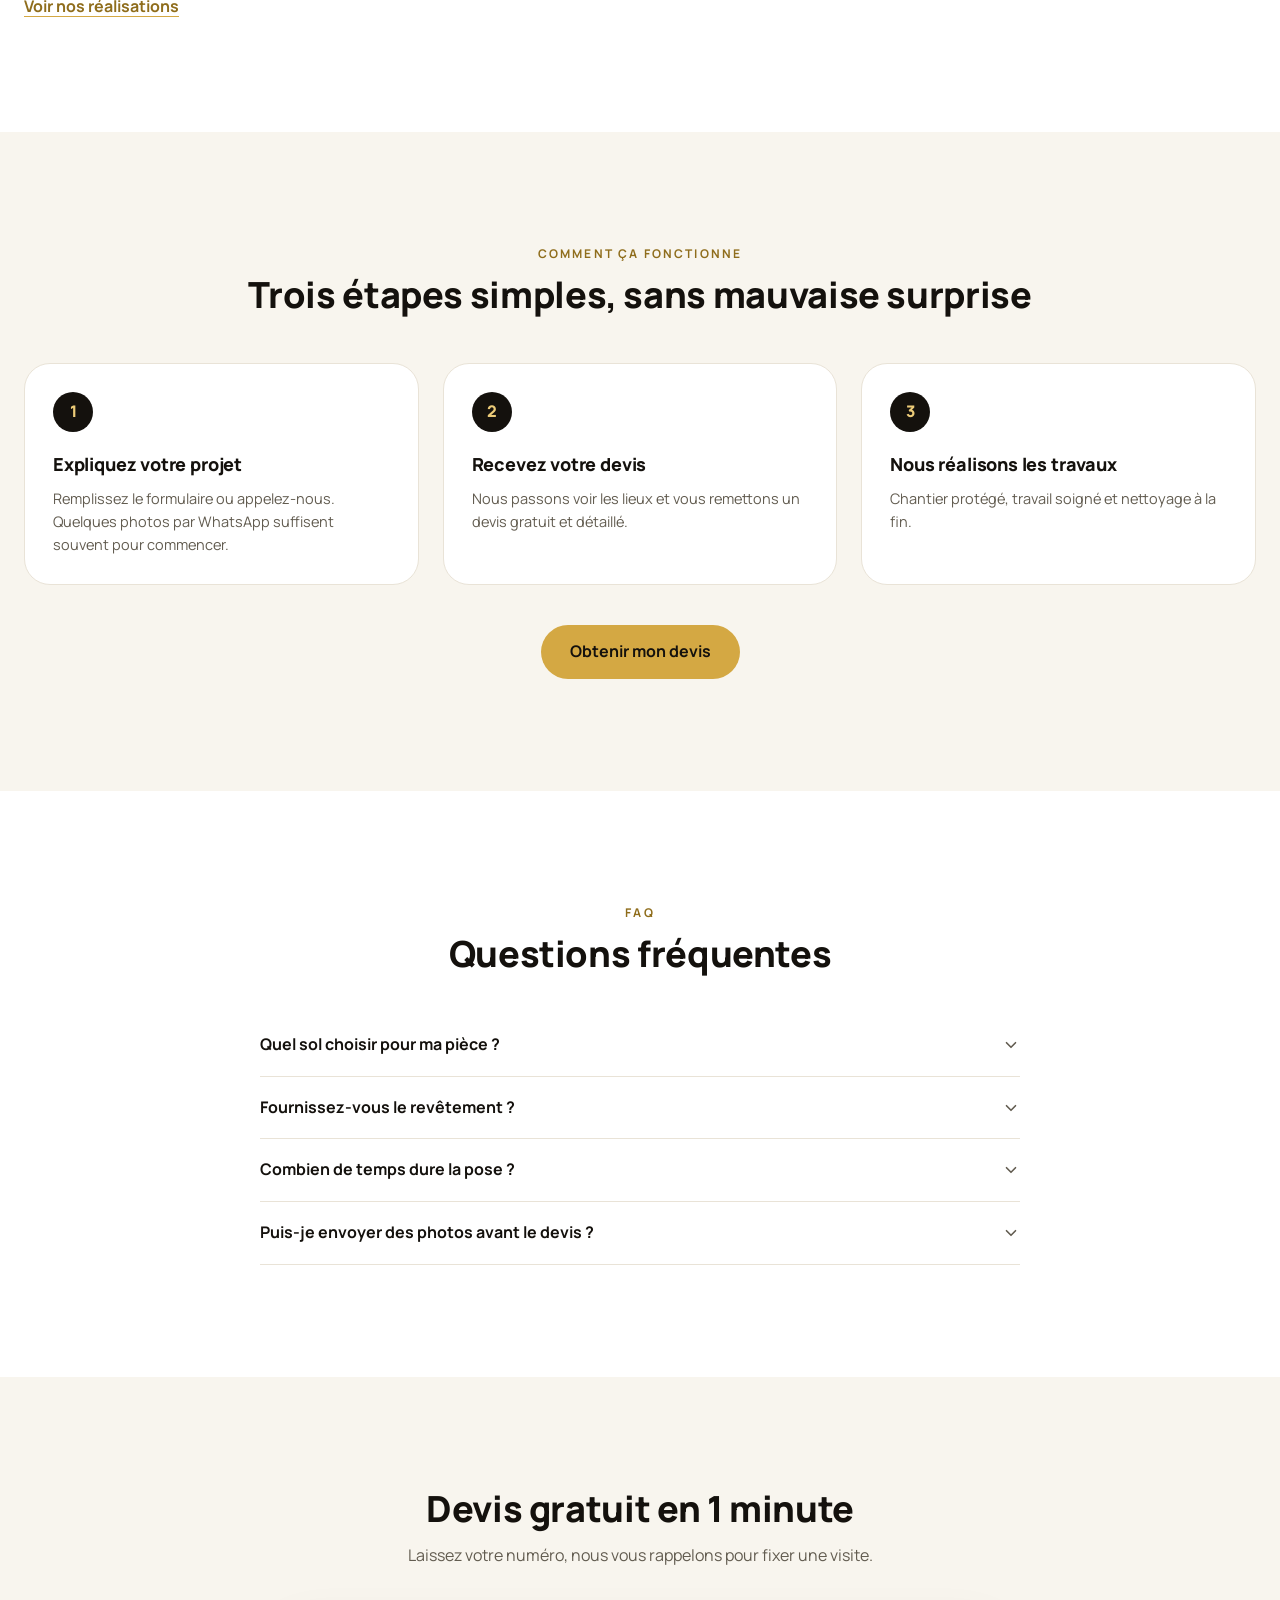
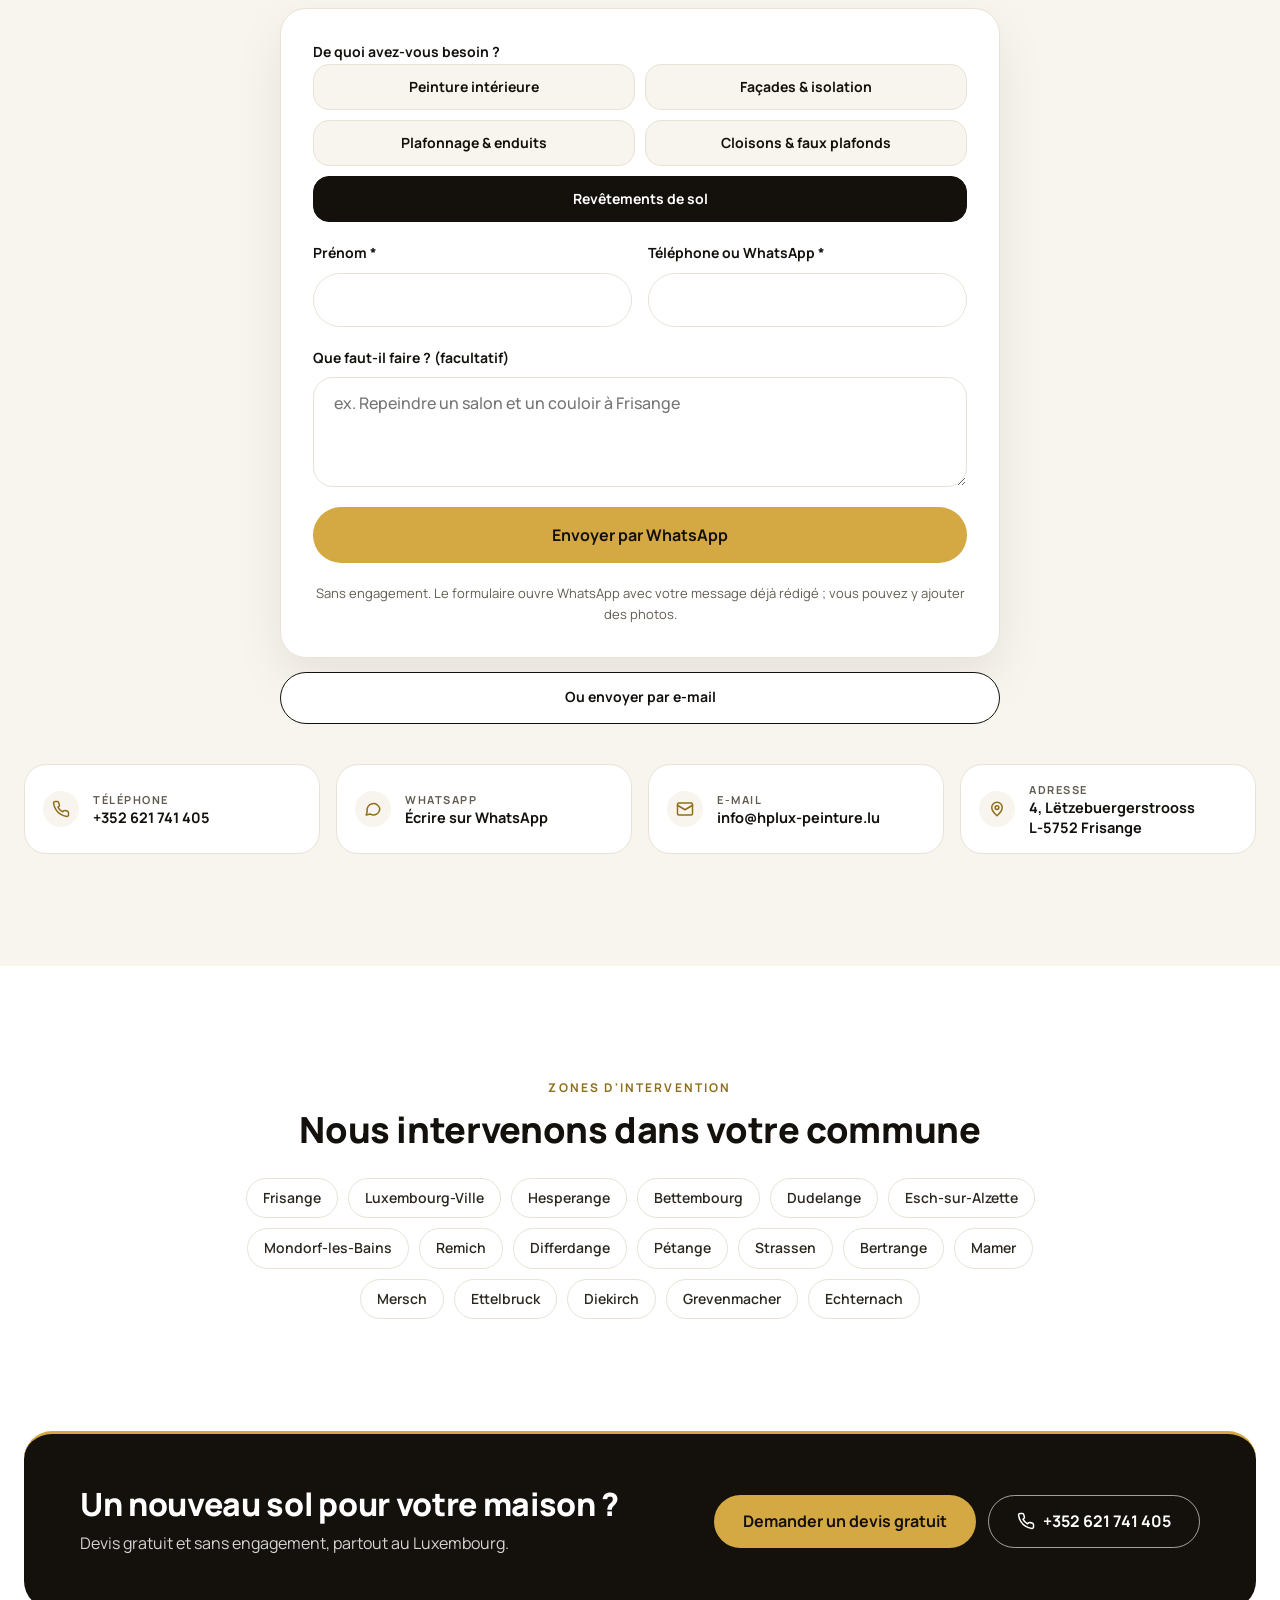
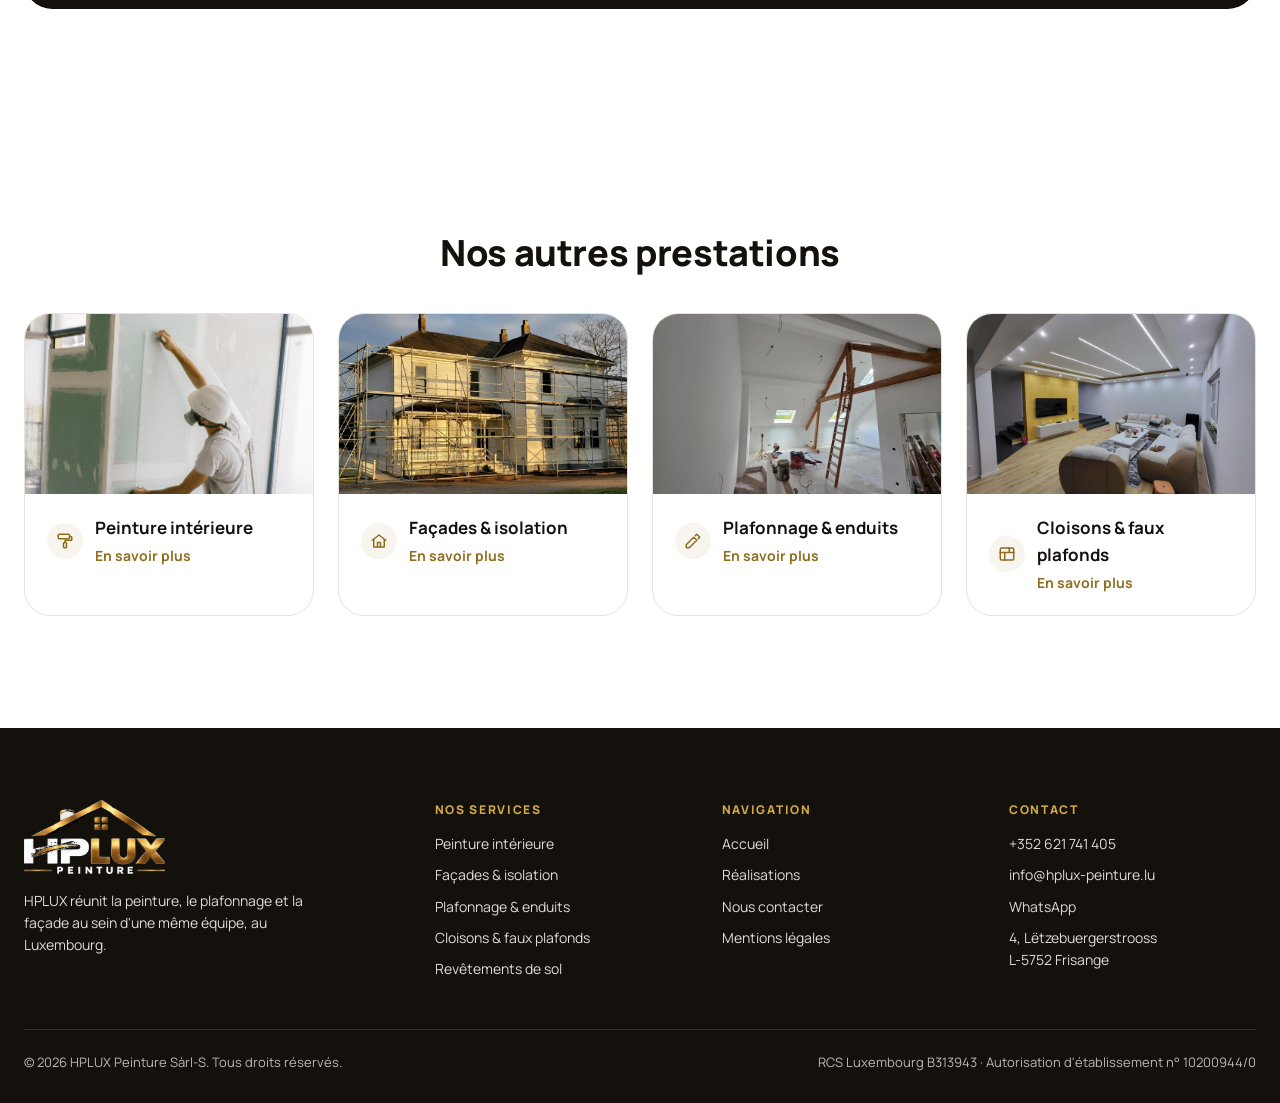
<file: revetements-de-sol.html>
<!DOCTYPE html>
<html lang="fr" data-title="sol_title">
<head>
<meta charset="utf-8">
<meta name="viewport" content="width=device-width, initial-scale=1, maximum-scale=1, user-scalable=no">
<title>Pose de parquet et revêtements de sol au Luxembourg | HPLUX Peinture</title>
<meta name="description" content="Pose de parquet, de sols stratifiés et vinyle, avec plinthes et finitions, partout au Luxembourg. HPLUX Peinture, Frisange. Devis gratuit.">
<link rel="canonical" href="https://www.hplux-peinture.lu/revetements-de-sol.html">
<meta property="og:title" content="Pose de parquet et revêtements de sol au Luxembourg | HPLUX Peinture">
<meta property="og:description" content="Pose de parquet, de sols stratifiés et vinyle, avec plinthes et finitions, partout au Luxembourg. HPLUX Peinture, Frisange. Devis gratuit.">
<meta property="og:type" content="website">
<meta property="og:image" content="https://www.hplux-peinture.lu/hero.jpg">
<meta name="theme-color" content="#14110d">
<link rel="icon" type="image/png" href="icon.png">
<link rel="apple-touch-icon" href="icon.png">
<link rel="preconnect" href="https://fonts.googleapis.com">
<link rel="preconnect" href="https://fonts.gstatic.com" crossorigin>
<link href="https://fonts.googleapis.com/css2?family=Manrope:wght@400;500;600;700;800&display=swap" rel="stylesheet">
<link rel="stylesheet" href="styles.css">
<script type="application/ld+json">{"@context": "https://schema.org", "@type": "HousePainter", "name": "HPLUX Peinture Sàrl-S", "url": "https://www.hplux-peinture.lu/", "telephone": "+352621741405", "email": "info@hplux-peinture.lu", "image": "https://www.hplux-peinture.lu/hero.jpg", "address": {"@type": "PostalAddress", "streetAddress": "4, Lëtzebuergerstrooss", "postalCode": "L-5752", "addressLocality": "Frisange", "addressCountry": "LU"}, "areaServed": "Luxembourg"}</script>
<script type="application/ld+json">{"@context": "https://schema.org", "@type": "BreadcrumbList", "itemListElement": [{"@type": "ListItem", "position": 1, "name": "Accueil", "item": "https://www.hplux-peinture.lu/"}, {"@type": "ListItem", "position": 2, "name": "Revêtements de sol", "item": "https://www.hplux-peinture.lu/revetements-de-sol.html"}]}</script>
</head>
<body id="top">
<svg width="0" height="0" style="position:absolute" aria-hidden="true">
  <defs>
    <symbol id="i-check" viewBox="0 0 24 24" fill="none" stroke="currentColor" stroke-width="2.6" stroke-linecap="round" stroke-linejoin="round"><path d="M20 6 9 17l-5-5"/></symbol>
    <symbol id="i-phone" viewBox="0 0 24 24" fill="none" stroke="currentColor" stroke-width="2" stroke-linecap="round" stroke-linejoin="round"><path d="M22 16.9v3a2 2 0 0 1-2.2 2 19.8 19.8 0 0 1-8.6-3.1 19.5 19.5 0 0 1-6-6A19.8 19.8 0 0 1 2.1 4.2 2 2 0 0 1 4.1 2h3a2 2 0 0 1 2 1.7c.1.9.4 1.8.7 2.7a2 2 0 0 1-.5 2.1L8 9.8a16 16 0 0 0 6 6l1.3-1.3a2 2 0 0 1 2.1-.4c.9.3 1.8.6 2.7.7a2 2 0 0 1 1.7 2z"/></symbol>
    <symbol id="i-mail" viewBox="0 0 24 24" fill="none" stroke="currentColor" stroke-width="2" stroke-linecap="round" stroke-linejoin="round"><rect x="2" y="4" width="20" height="16" rx="2"/><path d="m22 7-10 6L2 7"/></symbol>
    <symbol id="i-pin" viewBox="0 0 24 24" fill="none" stroke="currentColor" stroke-width="2" stroke-linecap="round" stroke-linejoin="round"><path d="M12 21s-7-6.2-7-11a7 7 0 0 1 14 0c0 4.8-7 11-7 11z"/><circle cx="12" cy="10" r="2.5"/></symbol>
    <symbol id="i-chat" viewBox="0 0 24 24" fill="none" stroke="currentColor" stroke-width="2" stroke-linecap="round" stroke-linejoin="round"><path d="M21 11.5a8.4 8.4 0 0 1-12.6 7.3L3 20l1.3-5A8.4 8.4 0 1 1 21 11.5z"/></symbol>
    <symbol id="i-down" viewBox="0 0 24 24" fill="none" stroke="currentColor" stroke-width="2.2" stroke-linecap="round" stroke-linejoin="round"><path d="m6 9 6 6 6-6"/></symbol>
    <symbol id="i-menu" viewBox="0 0 24 24" fill="none" stroke="currentColor" stroke-width="2.2" stroke-linecap="round"><path d="M4 7h16M4 12h16M4 17h16"/></symbol>
    <symbol id="i-roller" viewBox="0 0 24 24" fill="none" stroke="currentColor" stroke-width="2" stroke-linecap="round" stroke-linejoin="round"><rect x="3" y="3" width="15" height="6" rx="1.5"/><path d="M18 6h2a1 1 0 0 1 1 1v3a1 1 0 0 1-1 1h-8v3"/><rect x="10" y="14" width="4" height="7" rx="1"/></symbol>
    <symbol id="i-home" viewBox="0 0 24 24" fill="none" stroke="currentColor" stroke-width="2" stroke-linecap="round" stroke-linejoin="round"><path d="M3 11 12 4l9 7"/><path d="M5 10v10h14V10"/><path d="M10 20v-6h4v6"/></symbol>
    <symbol id="i-trowel" viewBox="0 0 24 24" fill="none" stroke="currentColor" stroke-width="2" stroke-linecap="round" stroke-linejoin="round"><path d="M3 17 13 7l4 4L7 21H3v-4z"/><path d="m15 5 2-2 4 4-2 2"/></symbol>
    <symbol id="i-wall" viewBox="0 0 24 24" fill="none" stroke="currentColor" stroke-width="2" stroke-linecap="round" stroke-linejoin="round"><rect x="3" y="4" width="18" height="16" rx="2"/><path d="M3 10h18M9 10v10M15 4v6"/></symbol>
      <symbol id="i-homeline" viewBox="0 0 24 24" fill="none" stroke="currentColor" stroke-width="2" stroke-linecap="round" stroke-linejoin="round"><path d="M3 11 12 4l9 7"/><path d="M5 10v10h14V10"/></symbol>
    <symbol id="i-floor" viewBox="0 0 24 24" fill="none" stroke="currentColor" stroke-width="2" stroke-linecap="round" stroke-linejoin="round"><path d="M7 5h10l4 14H3z"/><path d="M12 5v14M9.5 5 7.5 19M14.5 5l2 14M5 12h14"/></symbol>
  </defs>
</svg>
<header class="nav-wrap">
  <div class="nav" id="nav">
    <a class="brand" href="index.html" aria-label="HPLUX Peinture"><img src="logo-blanc.png" alt="HPLUX Peinture" width="420" height="221"></a>
    <nav class="nav-links" id="nav-links" aria-label="Navigation">
      <a href="index.html"><span data-i18n="n_home">Accueil</span></a><a href="peinture-interieure.html"><span data-i18n="n_p">Peinture</span></a><a href="facades-isolation.html"><span data-i18n="n_f">Façades</span></a><a href="plafonnage-enduits.html"><span data-i18n="n_pl">Plafonnage</span></a><a href="cloisons-faux-plafonds.html"><span data-i18n="n_c">Cloisons</span></a><a href="revetements-de-sol.html" aria-current="page"><span data-i18n="n_sol">Sols</span></a><a href="realisations.html"><span data-i18n="n_real">Réalisations</span></a><a href="contact.html"><span data-i18n="n_contact">Nous contacter</span></a>
    </nav>
    <div class="nav-right">
      <div class="lang" role="group" aria-label="Langue">
        <button type="button" data-lang="fr" aria-pressed="true">FR</button>
        <button type="button" data-lang="de" aria-pressed="false">DE</button>
        <button type="button" data-lang="en" aria-pressed="false">EN</button>
      </div>
      <a class="nav-phone" href="tel:+352621741405" aria-label="+352 621 741 405"><svg width="16" height="16" aria-hidden="true"><use href="#i-phone"/></svg><span>+352 621 741 405</span></a>
      <a class="btn btn-gold nav-cta" href="contact.html"><span data-i18n="n_cta">Demander un devis</span></a>
      <button class="burger" type="button" id="burger" aria-expanded="false" aria-controls="nav-links" aria-label="Menu"><svg width="20" height="20" aria-hidden="true"><use href="#i-menu"/></svg></button>
    </div>
  </div>
</header>
<main>
<section class="page-hero">
  <div class="container">
    <nav class="crumbs" aria-label="Fil d'Ariane"><a href="index.html" aria-label="Accueil"><svg width="15" height="15" aria-hidden="true"><use href="#i-homeline"/></svg></a><span aria-hidden="true">›</span><span data-i18n="c5_t">Revêtements de sol</span><span aria-hidden="true">›</span><span>Luxembourg</span></nav>
    <div class="ph-grid">
      <div class="ph-text">
        <p data-i18n="sol_ey" class="eyebrow">Sols — Luxembourg</p>
        <h1 data-i18n="sol_h1">Pose de parquet et revêtements de sol au Luxembourg</h1>
        <p data-i18n="sol_p1">Parquet, stratifié ou vinyle : HPLUX pose votre nouveau sol dans les maisons, appartements et bureaux de tout le Luxembourg.</p>
        <p data-i18n="sol_p2">Nous pouvons aussi nous charger de la peinture et des plafonds : un seul interlocuteur pour toute la rénovation. Devis gratuit et sans engagement.</p>
        <div class="ph-cta">
          <a class="btn btn-gold btn-lg" href="tel:+352621741405"><svg width="18" height="18" aria-hidden="true"><use href="#i-phone"/></svg><span data-i18n="btn_call">Appeler HPLUX</span></a>
          <a class="btn btn-outline btn-lg" href="#devis"><span data-i18n="h_c1">Demander un devis gratuit</span></a>
          <a class="btn btn-dark btn-lg" href="https://wa.me/352621741405" target="_blank" rel="noopener"><svg width="18" height="18" aria-hidden="true"><use href="#i-chat"/></svg><span data-i18n="btn_wa">Envoyer des photos sur WhatsApp</span></a>
        </div>
      </div>
      <div class="ph-img">
        <img src="couleurs-08.jpg" alt="Chambre aux murs vert clair avec parquet en chêne" width="967" height="726">
        <div class="ph-badge"><small data-i18n="zone_t">Zone d'intervention</small><b data-i18n="zone_v">Tout le Luxembourg</b></div>
      </div>
    </div>
  </div>
</section>

<section class="sec">
  <div class="container center">
    <p data-i18n="svc_ey" class="eyebrow">Nos services</p>
    <h2 data-i18n="sol_sh" class="h2">Ce que HPLUX propose en revêtements de sol</h2>
    <ul class="offer"><li><span class="tick"><svg width="14" height="14" aria-hidden="true"><use href="#i-check"/></svg></span><span data-i18n="sol_i1">Parquet massif et contrecollé</span></li><li><span class="tick"><svg width="14" height="14" aria-hidden="true"><use href="#i-check"/></svg></span><span data-i18n="sol_i2">Sols stratifiés</span></li><li><span class="tick"><svg width="14" height="14" aria-hidden="true"><use href="#i-check"/></svg></span><span data-i18n="sol_i3">Sols vinyle et LVT</span></li><li><span class="tick"><svg width="14" height="14" aria-hidden="true"><use href="#i-check"/></svg></span><span data-i18n="sol_i4">Pose flottante ou collée</span></li><li><span class="tick"><svg width="14" height="14" aria-hidden="true"><use href="#i-check"/></svg></span><span data-i18n="sol_i5">Sous-couche isolante</span></li><li><span class="tick"><svg width="14" height="14" aria-hidden="true"><use href="#i-check"/></svg></span><span data-i18n="sol_i6">Dépose de l'ancien revêtement</span></li><li><span class="tick"><svg width="14" height="14" aria-hidden="true"><use href="#i-check"/></svg></span><span data-i18n="sol_i7">Plinthes assorties</span></li><li><span class="tick"><svg width="14" height="14" aria-hidden="true"><use href="#i-check"/></svg></span><span data-i18n="sol_i8">Barres de seuil et finitions</span></li><li><span class="tick"><svg width="14" height="14" aria-hidden="true"><use href="#i-check"/></svg></span><span data-i18n="sol_i9">Nettoyage en fin de chantier</span></li></ul>
    <div class="strip-wrap">
      <h3 data-i18n="sp_h" class="strip-h">Sur nos chantiers</h3>
      <div class="strip"><a class="lb" href="combles-10.jpg" data-cap="sp_h"><img src="combles-10-m.jpg" alt="Étage sous combles terminé avec spots encastrés et sol stratifié" width="760" height="570" loading="lazy"></a><a class="lb" href="couleurs-09.jpg" data-cap="sp_h"><img src="couleurs-09-m.jpg" alt="Chambre avec mur ocre et porte-fenêtre" width="760" height="570" loading="lazy"></a><a class="lb" href="led-03.jpg" data-cap="sp_h"><img src="led-03-m.jpg" alt="Salon vu depuis l&#x27;escalier, faux plafond lumineux et pilier en enduit doré" width="760" height="570" loading="lazy"></a></div>
      <a class="strip-link" href="realisations.html"><span data-i18n="sp_link">Voir nos réalisations</span></a>
    </div>
  </div>
</section>

<section class="sec tint" id="etapes">
  <div class="container center">
    <p data-i18n="st_ey" class="eyebrow">Comment ça fonctionne</p>
    <h2 data-i18n="st_h" class="h2">Trois étapes simples, sans mauvaise surprise</h2>
    <div class="steps"><div class="step"><div class="num">1</div><h3 data-i18n="st1_t">Expliquez votre projet</h3><p data-i18n="st1_d">Remplissez le formulaire ou appelez-nous. Quelques photos par WhatsApp suffisent souvent pour commencer.</p></div><div class="step"><div class="num">2</div><h3 data-i18n="st2_t">Recevez votre devis</h3><p data-i18n="st2_d">Nous passons voir les lieux et vous remettons un devis gratuit et détaillé.</p></div><div class="step"><div class="num">3</div><h3 data-i18n="st3_t">Nous réalisons les travaux</h3><p data-i18n="st3_d">Chantier protégé, travail soigné et nettoyage à la fin.</p></div></div>
    <a class="btn btn-gold btn-lg after-cta" href="#devis"><span data-i18n="st_cta">Obtenir mon devis</span></a>
  </div>
</section>

<section class="sec" id="faq">
  <div class="container center">
    <p class="eyebrow">FAQ</p>
    <h2 data-i18n="f_h" class="h2">Questions fréquentes</h2>
    <div class="faq"><details><summary><span data-i18n="sol_q1">Quel sol choisir pour ma pièce ?</span><svg width="18" height="18" aria-hidden="true"><use href="#i-down"/></svg></summary><p data-i18n="sol_a1">Le parquet apporte la chaleur du bois, le stratifié est économique et résistant, le vinyle supporte bien l'humidité. Nous vous conseillons sur place selon la pièce et votre budget.</p></details><details><summary><span data-i18n="sol_q2">Fournissez-vous le revêtement ?</span><svg width="18" height="18" aria-hidden="true"><use href="#i-down"/></svg></summary><p data-i18n="sol_a2">Comme vous préférez : nous pouvons fournir le sol ou poser celui que vous avez acheté. Le devis l'indique clairement.</p></details><details><summary><span data-i18n="sol_q3">Combien de temps dure la pose ?</span><svg width="18" height="18" aria-hidden="true"><use href="#i-down"/></svg></summary><p data-i18n="sol_a3">Cela dépend de la surface, du type de sol et de l'état du support. La durée prévue est indiquée dans le devis.</p></details><details><summary><span data-i18n="q5">Puis-je envoyer des photos avant le devis ?</span><svg width="18" height="18" aria-hidden="true"><use href="#i-down"/></svg></summary><p data-i18n="a5">Oui. Envoyez-nous quelques photos par WhatsApp au +352 621 741 405, cela nous aide à préparer la visite.</p></details></div>
  </div>
</section>

<section class="sec tint" id="devis">
  <div class="container center">
    <h2 data-i18n="k_h" class="h2">Devis gratuit en 1 minute</h2>
    <p data-i18n="k_p" class="lead">Laissez votre numéro, nous vous rappelons pour fixer une visite.</p>
    <form class="form-card" id="quote-form" novalidate>
      <fieldset class="choices">
        <legend data-i18n="k_need">De quoi avez-vous besoin ?</legend>
        <div class="choice-grid"><button class="choice" type="button" aria-pressed="false"><span data-i18n="c1_t">Peinture intérieure</span></button><button class="choice" type="button" aria-pressed="false"><span data-i18n="c2_t">Façades &amp; isolation</span></button><button class="choice" type="button" aria-pressed="false"><span data-i18n="c3_t">Plafonnage &amp; enduits</span></button><button class="choice" type="button" aria-pressed="false"><span data-i18n="c4_t">Cloisons &amp; faux plafonds</span></button><button class="choice" type="button" aria-pressed="true"><span data-i18n="c5_t">Revêtements de sol</span></button></div>
      </fieldset>
      <div class="row2">
        <div class="field"><label for="q-name"><span data-i18n="k_name">Prénom *</span></label><input id="q-name" name="name" autocomplete="given-name" required></div>
        <div class="field"><label for="q-tel"><span data-i18n="k_tel">Téléphone ou WhatsApp *</span></label><input id="q-tel" name="tel" type="tel" inputmode="tel" autocomplete="tel" required></div>
      </div>
      <div class="field"><label for="q-msg"><span data-i18n="k_msg">Que faut-il faire ? (facultatif)</span></label><textarea id="q-msg" name="msg" data-i18n-ph="k_ph" placeholder="ex. Repeindre un salon et un couloir à Frisange"></textarea></div>
      <p class="form-error" id="q-error" role="alert" hidden></p>
      <button class="btn btn-gold btn-lg" type="submit"><span data-i18n="k_wa">Envoyer par WhatsApp</span></button>
      <p class="form-ready" id="q-ready" hidden><span data-i18n="k_ready">Votre message est prêt :</span> <a id="q-link" href="#" target="_blank" rel="noopener"></a></p>
      <p data-i18n="k_note" class="form-note">Sans engagement. Le formulaire ouvre WhatsApp avec votre message déjà rédigé ; vous pouvez y ajouter des photos.</p>
    </form>
    <div class="alt-send"><button class="btn btn-outline" type="button" id="send-mail"><span data-i18n="k_mail">Ou envoyer par e-mail</span></button></div>
    <div class="infos">
      <a class="info" href="tel:+352621741405"><span class="ico"><svg width="18" height="18" aria-hidden="true"><use href="#i-phone"/></svg></span><span><small data-i18n="i_tel">Téléphone</small><b>+352 621 741 405</b></span></a>
      <a class="info" href="https://wa.me/352621741405" target="_blank" rel="noopener"><span class="ico"><svg width="18" height="18" aria-hidden="true"><use href="#i-chat"/></svg></span><span><small>WhatsApp</small><b data-i18n="i_wa">Écrire sur WhatsApp</b></span></a>
      <a class="info" href="mailto:info@hplux-peinture.lu"><span class="ico"><svg width="18" height="18" aria-hidden="true"><use href="#i-mail"/></svg></span><span><small data-i18n="i_mail">E-mail</small><b>info@hplux-peinture.lu</b></span></a>
      <div class="info"><span class="ico"><svg width="18" height="18" aria-hidden="true"><use href="#i-pin"/></svg></span><span><small data-i18n="i_addr">Adresse</small><b class="nowrap-ok">4, Lëtzebuergerstrooss<br>L&#8209;5752&nbsp;Frisange</b></span></div>
    </div>
  </div>
</section>

<section class="sec" id="zones">
  <div class="container center">
    <p data-i18n="com_ey" class="eyebrow">Zones d'intervention</p>
    <h2 data-i18n="com_h" class="h2">Nous intervenons dans votre commune</h2>
    
    <div class="chips"><span class="chip">Frisange</span><span class="chip">Luxembourg-Ville</span><span class="chip">Hesperange</span><span class="chip">Bettembourg</span><span class="chip">Dudelange</span><span class="chip">Esch-sur-Alzette</span><span class="chip">Mondorf-les-Bains</span><span class="chip">Remich</span><span class="chip">Differdange</span><span class="chip">Pétange</span><span class="chip">Strassen</span><span class="chip">Bertrange</span><span class="chip">Mamer</span><span class="chip">Mersch</span><span class="chip">Ettelbruck</span><span class="chip">Diekirch</span><span class="chip">Grevenmacher</span><span class="chip">Echternach</span></div>
  </div>
</section>

<section class="sec-cta">
  <div class="container">
    <div class="ctab">
      <div><h2 data-i18n="sol_cta">Un nouveau sol pour votre maison ?</h2><p data-i18n="cta_p">Devis gratuit et sans engagement, partout au Luxembourg.</p></div>
      <div class="ctab-btns">
        <a class="btn btn-gold btn-lg" href="#devis"><span data-i18n="h_c1">Demander un devis gratuit</span></a>
        <a class="btn btn-ghost btn-lg" href="tel:+352621741405"><svg width="18" height="18" aria-hidden="true"><use href="#i-phone"/></svg>+352 621 741 405</a>
      </div>
    </div>
  </div>
</section>

<section class="sec">
  <div class="container center">
    <h2 data-i18n="oth_h" class="h2">Nos autres prestations</h2>
    <div class="others"><a class="other" href="peinture-interieure.html"><img src="pose-papier-peint.jpg" alt="" width="967" height="726" loading="lazy"><span class="other-body"><span class="ico"><svg width="18" height="18" aria-hidden="true"><use href="#i-roller"/></svg></span><b data-i18n="c1_t">Peinture intérieure</b><span data-i18n="more" class="other-link">En savoir plus</span></span></a><a class="other" href="facades-isolation.html"><img src="facade.jpg" alt="" width="967" height="726" loading="lazy"><span class="other-body"><span class="ico"><svg width="18" height="18" aria-hidden="true"><use href="#i-home"/></svg></span><b data-i18n="c2_t">Façades &amp; isolation</b><span data-i18n="more" class="other-link">En savoir plus</span></span></a><a class="other" href="plafonnage-enduits.html"><img src="combles-07-m.jpg" alt="" width="967" height="726" loading="lazy"><span class="other-body"><span class="ico"><svg width="18" height="18" aria-hidden="true"><use href="#i-trowel"/></svg></span><b data-i18n="c3_t">Plafonnage &amp; enduits</b><span data-i18n="more" class="other-link">En savoir plus</span></span></a><a class="other" href="cloisons-faux-plafonds.html"><img src="led-ap1-m.jpg" alt="" width="967" height="726" loading="lazy"><span class="other-body"><span class="ico"><svg width="18" height="18" aria-hidden="true"><use href="#i-wall"/></svg></span><b data-i18n="c4_t">Cloisons &amp; faux plafonds</b><span data-i18n="more" class="other-link">En savoir plus</span></span></a></div>
  </div>
</section>
</main>
<footer class="footer">
  <div class="container">
    <div class="foot-grid">
      <div>
        <img src="logo-blanc.png" alt="HPLUX Peinture" width="420" height="221" loading="lazy">
        <p data-i18n="ft_p" style="max-width:300px">HPLUX réunit la peinture, le plafonnage et la façade au sein d'une même équipe, au Luxembourg.</p>
      </div>
      <div>
        <h3 data-i18n="ft_s">Nos services</h3>
        <ul><li><a href="peinture-interieure.html"><span data-i18n="c1_t">Peinture intérieure</span></a></li><li><a href="facades-isolation.html"><span data-i18n="c2_t">Façades &amp; isolation</span></a></li><li><a href="plafonnage-enduits.html"><span data-i18n="c3_t">Plafonnage &amp; enduits</span></a></li><li><a href="cloisons-faux-plafonds.html"><span data-i18n="c4_t">Cloisons &amp; faux plafonds</span></a></li><li><a href="revetements-de-sol.html"><span data-i18n="c5_t">Revêtements de sol</span></a></li></ul>
      </div>
      <div>
        <h3 data-i18n="ft_n">Navigation</h3>
        <ul>
          <li><a href="index.html"><span data-i18n="n_home">Accueil</span></a></li>
          <li><a href="realisations.html"><span data-i18n="n_real">Réalisations</span></a></li>
          <li><a href="contact.html"><span data-i18n="n_contact">Nous contacter</span></a></li>
          <li><a href="mentions-legales.html"><span data-i18n="ft_legal">Mentions légales</span></a></li>
        </ul>
      </div>
      <div>
        <h3 data-i18n="ft_c">Contact</h3>
        <ul>
          <li><a href="tel:+352621741405">+352 621 741 405</a></li>
          <li><a href="mailto:info@hplux-peinture.lu">info@hplux-peinture.lu</a></li>
          <li><a href="https://wa.me/352621741405" target="_blank" rel="noopener">WhatsApp</a></li>
          <li>4, Lëtzebuergerstrooss<br>L-5752 Frisange</li>
        </ul>
      </div>
    </div>
    <div class="foot-bottom">
      <span>© 2026 HPLUX Peinture Sàrl-S. <span data-i18n="ft_r">Tous droits réservés.</span></span>
      <span>RCS Luxembourg B313943 · <span data-i18n="ft_aut">Autorisation d'établissement n° 10200944/0</span></span>
    </div>
  </div>
</footer>
<script src="site.js"></script>
</body>
</html>
</file>
<file: styles.css>
/* Layout: same structure as orionluxembourg.lu (floating pill menu, photo opener, rounded service cards,
   three steps on a tinted band, dark "why" band, zones, FAQ, quote form), in HPLUX black and gold. */
:root{
  --brand:#14110d;
  --gold:#d4a843;
  --gold-lt:#eccb78;
  --gold-dk:#8f6d1c;
  --tint:#f8f5ee;
  --border:#e9e3d7;
  --text:#1d1a15;
  --muted:#625c50;
  --font:"Manrope",ui-sans-serif,system-ui,-apple-system,"Segoe UI",Roboto,Arial,sans-serif;
  color-scheme:light;
}
*{box-sizing:border-box}
html{scroll-behavior:smooth;scroll-padding-top:96px;-webkit-text-size-adjust:100%}
body{margin:0;font-family:var(--font);font-size:16px;line-height:1.6;color:var(--text);background:#fff;-webkit-font-smoothing:antialiased}
img{display:block;max-width:100%;height:auto}
a{color:inherit}
p{margin:0}
svg{display:block}
:focus-visible{outline:3px solid var(--gold);outline-offset:3px}
h1,h2,h3{margin:0;font-weight:800;letter-spacing:-.01em;text-wrap:balance}
.container{width:min(1232px,100% - 40px);margin-inline:auto}
.sec{padding:112px 0}
.center{text-align:center}
.eyebrow{font-size:12px;font-weight:700;letter-spacing:.18em;text-transform:uppercase;color:var(--gold-dk);margin-bottom:12px}
.h2{font-size:clamp(28px,3vw,36px);line-height:1.12;color:var(--brand)}
.lead{color:var(--muted);max-width:620px;margin:14px auto 0}
.btn{display:inline-flex;align-items:center;justify-content:center;gap:8px;border-radius:999px;font:700 14px/1.2 var(--font);padding:12px 22px;text-decoration:none;border:1.5px solid transparent;cursor:pointer;transition:background-color .15s ease,color .15s ease}
.btn-gold{background:var(--gold);color:var(--brand)}
.btn-gold:hover{background:var(--gold-lt)}
.btn-dark{background:var(--brand);color:#fff}
.btn-dark:hover{background:#2a251d}
.btn-outline{background:#fff;border-color:var(--brand);color:var(--brand)}
.btn-outline:hover{background:var(--tint)}
.btn-ghost{border-color:rgba(255,255,255,.6);color:#fff}
.btn-ghost:hover{background:rgba(255,255,255,.12)}
.btn-lg{font-size:16px;padding:16px 28px}

/* floating menu */
.nav-wrap{position:fixed;top:16px;left:16px;right:16px;z-index:50}
.nav{position:relative;max-width:1440px;margin:0 auto;height:64px;padding:8px 12px 8px 24px;background:var(--brand);border-radius:999px;display:flex;align-items:center;gap:18px;box-shadow:0 12px 32px rgba(0,0,0,.22)}
.nav .brand img{height:46px;width:auto}
.nav-links{display:flex;gap:22px;margin-left:14px}
.nav-links a{color:rgba(255,255,255,.9);font-size:14px;font-weight:600;text-decoration:none;white-space:nowrap}
.nav-links a:hover{color:var(--gold-lt)}
.nav-right{margin-left:auto;display:flex;align-items:center;gap:14px}
.lang{display:flex;border:1px solid rgba(255,255,255,.25);border-radius:999px;padding:3px}
.lang button{font:700 12px/1 var(--font);color:rgba(255,255,255,.8);background:none;border:0;border-radius:999px;padding:7px 10px;cursor:pointer}
.lang button[aria-pressed="true"]{background:#fff;color:var(--brand)}
.nav-phone{display:flex;align-items:center;gap:8px;color:#fff;font-size:14px;font-weight:700;text-decoration:none;white-space:nowrap}
.burger{display:none;width:44px;height:44px;border-radius:999px;border:1px solid rgba(255,255,255,.25);background:none;color:#fff;cursor:pointer;place-items:center}

/* opener */
.hero{position:relative;padding:214px 0 156px;color:#fff;background:#1c1914;overflow:hidden}
.hero-bg{position:absolute;inset:0;width:100%;height:100%;object-fit:cover;object-position:center 82%}
.hero::after{content:"";position:absolute;inset:0;background:linear-gradient(90deg,rgba(12,10,7,.88) 0%,rgba(12,10,7,.66) 40%,rgba(12,10,7,.2) 100%),linear-gradient(0deg,rgba(12,10,7,.4),rgba(12,10,7,0) 45%)}
.hero .container{position:relative;z-index:1}
.hero-inner{max-width:760px;margin-left:clamp(0px,6vw,104px)}
.badges{display:flex;flex-wrap:wrap;gap:8px 20px;font-size:14px;font-weight:700;margin-bottom:16px}
.badges span{display:inline-flex;align-items:center;gap:8px}
.badges svg{color:var(--gold)}
.hero h1{font-size:clamp(38px,5vw,60px);line-height:1.05}
.hero h1 span{display:block;color:var(--gold-lt)}
.hero-text{font-size:18px;line-height:28px;color:rgba(255,255,255,.88);max-width:540px;margin-top:18px}
.hero-cta{display:flex;flex-wrap:wrap;gap:12px;margin-top:30px}

/* service cards */
.cards{display:grid;grid-template-columns:repeat(4,minmax(0,1fr));gap:24px;margin-top:48px}
.card{background:#fff;border:1px solid var(--border);border-radius:26px;overflow:hidden;display:flex;flex-direction:column;box-shadow:0 1px 2px rgba(20,17,13,.05)}
.card > img{width:100%;aspect-ratio:4/3;object-fit:cover}
.card-body{padding:22px 22px 24px;display:flex;flex-direction:column;gap:14px;flex:1}
.card-head{display:flex;align-items:center;gap:10px}
.ico{width:36px;height:36px;border-radius:999px;background:var(--tint);color:var(--gold-dk);display:grid;place-items:center;flex:none}
.card h3{font-size:18px;line-height:1.25;color:var(--brand)}
.card-body > p{font-size:14.5px;color:var(--muted)}
.checks{list-style:none;margin:0;padding:0;display:grid;gap:9px;font-size:14px;line-height:1.45}
.checks li{display:flex;gap:9px;align-items:flex-start;color:#2c2820}
.checks svg{flex:none;margin-top:3px;color:var(--gold-dk)}

/* three steps */
.tint{background:var(--tint)}
.steps{display:grid;grid-template-columns:repeat(3,minmax(0,1fr));gap:24px;margin-top:48px;text-align:left}
.step{background:#fff;border:1px solid var(--border);border-radius:26px;padding:28px}
.num{width:40px;height:40px;border-radius:999px;background:var(--brand);color:var(--gold-lt);display:grid;place-items:center;font-weight:800;margin-bottom:18px}
.step h3{font-size:18px;color:var(--brand)}
.step p{margin-top:8px;font-size:14.5px;color:var(--muted)}
.after-cta{margin-top:40px}

/* why */
.dark{background:var(--brand);color:#fff}
.why{display:grid;grid-template-columns:minmax(0,5fr) minmax(0,7fr);gap:64px;align-items:center}
.dark .eyebrow{color:var(--gold)}
.dark .h2{color:#fff}
.why-text p{color:rgba(255,255,255,.85);margin:16px 0 28px;max-width:440px}
.feats{display:grid;grid-template-columns:1fr 1fr;gap:12px}
.feat{background:rgba(255,255,255,.06);border-radius:22px;padding:16px 18px;display:flex;align-items:center;gap:12px;font-size:15px;font-weight:700;line-height:1.35}
.tick{width:26px;height:26px;border-radius:999px;background:var(--gold);color:var(--brand);display:grid;place-items:center;flex:none}

/* zones */
.chips{display:flex;flex-wrap:wrap;justify-content:center;gap:10px;max-width:860px;margin:28px auto 0}
.chip{border:1px solid var(--border);background:#fff;border-radius:999px;font-size:14px;font-weight:600;padding:8px 16px;color:#2c2820}
.chip-dark{background:var(--brand);border-color:var(--brand);color:#fff;font-weight:700}

/* faq */
.faq{max-width:760px;margin:40px auto 0;text-align:left}
.faq details{border-bottom:1px solid var(--border)}
.faq summary{list-style:none;cursor:pointer;display:flex;justify-content:space-between;align-items:center;gap:16px;padding:18px 0;font-weight:700;color:var(--brand)}
.faq summary::-webkit-details-marker{display:none}
.faq summary svg{flex:none;color:var(--muted);transition:transform .2s ease}
.faq details[open] summary svg{transform:rotate(180deg)}
.faq details p{padding:0 0 18px;color:var(--muted);max-width:640px}

/* quote form */
.form-card{max-width:720px;margin:40px auto 0;background:#fff;border:1px solid var(--border);border-radius:26px;padding:32px;box-shadow:0 20px 50px rgba(20,17,13,.08);text-align:left;display:grid;gap:20px}
.form-card label,.form-card legend{font-size:14px;font-weight:700;color:var(--brand);padding:0}
.choices{border:0;margin:0;padding:0;display:grid;gap:10px}
.choice-grid{display:grid;grid-template-columns:1fr 1fr;gap:10px}
.choice{border:1px solid var(--border);background:var(--tint);border-radius:16px;padding:13px 14px;font:700 14px/1.3 var(--font);color:var(--brand);cursor:pointer;text-align:center}
.choice[aria-pressed="true"]{background:var(--brand);border-color:var(--brand);color:#fff}
.row2{display:grid;grid-template-columns:1fr 1fr;gap:16px}
.field{display:grid;gap:8px}
.field input,.field textarea{font:500 16px/1.4 var(--font);color:var(--text);background:#fff;border:1px solid var(--border);width:100%}
.field input{height:54px;border-radius:999px;padding:0 20px}
.field textarea{min-height:110px;border-radius:20px;padding:14px 20px;resize:vertical}
.field input:focus,.field textarea:focus{outline:none;border-color:var(--gold-dk);box-shadow:0 0 0 3px rgba(212,168,67,.28)}
.form-card .btn-lg{width:100%;height:56px}
.form-note{font-size:13px;color:var(--muted);text-align:center}
.form-error{color:#a3231c;font-size:14.5px;font-weight:700}
.form-ready{background:var(--tint);border-radius:16px;padding:14px 18px;font-size:15px}
.form-ready a{font-weight:800}
.alt-send{max-width:720px;margin:14px auto 0}
.alt-send .btn{width:100%;height:52px}
.infos{display:grid;grid-template-columns:repeat(4,minmax(0,1fr));gap:16px;margin-top:40px;text-align:left}
.info{border:1px solid var(--border);border-radius:22px;padding:16px 18px;display:flex;align-items:center;gap:14px;background:#fff;text-decoration:none}
.info .ico{background:var(--tint)}
.info small{display:block;font-size:11px;font-weight:700;letter-spacing:.14em;text-transform:uppercase;color:var(--muted)}
.info b{display:block;font-size:14.5px;color:var(--brand);line-height:1.35;overflow-wrap:anywhere}

/* footer */
.footer{background:var(--brand);color:rgba(255,255,255,.85);font-size:14px}
.foot-grid{display:grid;grid-template-columns:minmax(0,1.5fr) repeat(3,minmax(0,1fr));gap:40px;padding:72px 0 48px}
.footer img{height:74px;width:auto;margin-bottom:16px}
.footer h3{font-size:12px;letter-spacing:.14em;text-transform:uppercase;color:var(--gold);margin-bottom:14px}
.footer ul{list-style:none;margin:0;padding:0;display:grid;gap:9px}
.footer a{text-decoration:none}
.footer a:hover{color:var(--gold-lt)}
.foot-bottom{border-top:1px solid rgba(255,255,255,.12);padding:22px 0 30px;display:flex;flex-wrap:wrap;gap:8px 24px;justify-content:space-between;font-size:13px;color:rgba(255,255,255,.7)}

@media (max-width:1180px){
  .nav-links{display:none;position:absolute;top:76px;left:0;right:0;margin:0;background:var(--brand);border-radius:24px;padding:10px 24px 14px;flex-direction:column;gap:0;box-shadow:0 12px 32px rgba(0,0,0,.22)}
  .nav-links a{padding:13px 0;font-size:16px;border-bottom:1px solid rgba(255,255,255,.1)}
  .nav-links a:last-child{border-bottom:0}
  .nav.open .nav-links{display:flex}
  .burger{display:grid}
  .cards{grid-template-columns:repeat(2,minmax(0,1fr))}
  .infos{grid-template-columns:repeat(2,minmax(0,1fr))}
  .why{grid-template-columns:1fr;gap:40px}
  .foot-grid{grid-template-columns:1fr 1fr}
}
@media (max-width:760px){
  .sec{padding:76px 0}
  .nav-wrap{top:10px;left:10px;right:10px}
  .nav{height:58px;padding:6px 8px 6px 16px;gap:10px}
  .nav .brand img{height:40px}
  .nav-links{top:68px}
  .nav-phone span,.nav-cta{display:none}
  .nav-phone{width:42px;height:42px;border-radius:999px;border:1px solid rgba(255,255,255,.25);justify-content:center}
  .burger{width:42px;height:42px}
  .nav-right{gap:8px}
  .hero{padding:132px 0 76px}
  .hero-bg{object-position:28% 82%}
  .hero::after{background:linear-gradient(90deg,rgba(12,10,7,.86),rgba(12,10,7,.6))}
  .hero-inner{margin-left:0}
  .hero-text{font-size:16.5px;line-height:26px}
  .cards,.steps,.feats,.infos,.row2{grid-template-columns:1fr}
  .form-card{padding:22px 18px}
  .foot-grid{grid-template-columns:1fr;gap:30px;padding:56px 0 36px}
}
@media (max-width:420px){.lang button{padding:7px 8px}}
@media (prefers-reduced-motion:reduce){html{scroll-behavior:auto}.btn,.faq summary svg{transition:none}}

/* ---- multipage additions ---- */
.nav-links a[aria-current="page"]{color:var(--gold-lt)}
.card > a img{width:100%;aspect-ratio:4/3;object-fit:cover}
.card h3 a.plain{text-decoration:none}
.card h3 a.plain:hover{color:var(--gold-dk)}
.card .btn{width:100%}
.card-btns{margin-top:auto;display:grid;gap:8px;padding-top:6px}
.page-hero{background:var(--tint);padding:118px 0 88px}
.page-hero-sm{padding-bottom:64px}
.crumbs{display:flex;flex-wrap:wrap;align-items:center;gap:8px;font-size:13px;color:var(--muted);margin-bottom:44px}
.crumbs a{color:var(--muted);text-decoration:none;display:inline-flex}
.crumbs > span:last-child{color:var(--brand);font-weight:600}
.ph-grid{display:grid;grid-template-columns:minmax(0,1.05fr) minmax(0,.95fr);gap:56px;align-items:center}
.ph-text h1{font-size:clamp(32px,3.7vw,46px);line-height:1.1;color:var(--brand)}
.ph-text > p:not(.eyebrow){color:var(--muted);margin-top:16px;max-width:560px}
.ph-center{text-align:center;max-width:720px;margin:0 auto}
.ph-center > p:not(.eyebrow){margin-left:auto;margin-right:auto}
.ph-center .ph-cta{justify-content:center}
.ph-cta{display:flex;flex-wrap:wrap;gap:12px;margin-top:28px}
.ph-img{position:relative}
.ph-img img{width:100%;aspect-ratio:4/3;object-fit:cover;border-radius:26px}
.ph-badge{position:absolute;left:18px;bottom:18px;background:var(--brand);color:#fff;border-radius:16px;padding:10px 16px;line-height:1.3}
.ph-badge small{display:block;font-size:12px;color:var(--gold-lt);font-weight:700}
.ph-badge b{font-size:14.5px}
.offer{list-style:none;margin:40px 0 0;padding:0;display:grid;grid-template-columns:repeat(3,minmax(0,1fr));gap:14px;text-align:left}
.offer li{display:flex;align-items:center;gap:12px;background:#fff;border:1px solid var(--border);border-radius:18px;padding:16px 18px;font-size:15px;font-weight:600;line-height:1.35;color:var(--brand)}
.sec-cta{padding:0 0 112px}
.ctab{background:var(--brand);color:#fff;border-radius:28px;padding:52px 56px;display:flex;flex-wrap:wrap;align-items:center;justify-content:space-between;gap:28px;border-top:3px solid var(--gold)}
.ctab h2{font-size:clamp(24px,2.6vw,32px);line-height:1.15}
.ctab p{color:rgba(255,255,255,.82);margin-top:8px}
.ctab-btns{display:flex;flex-wrap:wrap;gap:12px}
.others{display:grid;grid-template-columns:repeat(3,minmax(0,1fr));gap:24px;margin-top:40px;text-align:left}
.other{display:flex;flex-direction:column;border:1px solid var(--border);border-radius:26px;overflow:hidden;text-decoration:none;background:#fff}
.other img{width:100%;aspect-ratio:16/10;object-fit:cover}
.other-body{display:grid;grid-template-columns:auto 1fr;align-items:center;gap:4px 12px;padding:20px 22px}
.other-body .ico{grid-row:span 2}
.other-body b{font-size:17px;color:var(--brand)}
.other-link{font-size:14px;font-weight:700;color:var(--gold-dk)}
.other:hover b{color:var(--gold-dk)}
.legal .narrow{max-width:760px}
.legal h2{font-size:22px;color:var(--brand);margin:40px 0 14px}
.legal h2:first-child{margin-top:0}
.legal p{color:#3b362d;margin:0 0 12px}
.dl{margin:0;border-top:1px solid var(--border)}
.dl div{display:grid;grid-template-columns:240px minmax(0,1fr);gap:16px;padding:12px 0;border-bottom:1px solid var(--border)}
.dl dt{color:var(--muted)}
.dl dd{margin:0;font-weight:600;color:var(--brand)}
.dl a{text-decoration-color:var(--gold);text-underline-offset:3px}
.nf-code{font-size:72px;font-weight:800;line-height:1;color:var(--gold);margin-bottom:12px}
.nf{min-height:60vh;display:flex;align-items:center}
@media (max-width:1180px){
  .offer{grid-template-columns:repeat(2,minmax(0,1fr))}
}
@media (max-width:860px){
  .ph-grid{grid-template-columns:1fr;gap:36px}
}
@media (max-width:760px){
  .page-hero{padding:96px 0 56px}
  .crumbs{margin-bottom:28px}
  .offer{grid-template-columns:1fr}
  .ph-cta .btn{width:100%}
  .sec-cta{padding-bottom:76px}
  .ctab{padding:32px 24px;border-radius:24px}
  .ctab-btns,.ctab-btns .btn{width:100%}
  .dl div{grid-template-columns:1fr;gap:2px}
}
html,body{touch-action:pan-x pan-y}
/* ---- services 5 cards, gallery, photo strips, lightbox ---- */
.cards{display:flex;flex-wrap:wrap;justify-content:center}
.cards > .card{flex:0 1 calc((100% - 48px) / 3)}
.others{grid-template-columns:repeat(4,minmax(0,1fr))}
.others.three{grid-template-columns:repeat(3,minmax(0,1fr))}
.choice-grid .choice:last-child:nth-child(odd){grid-column:span 2}
.after-cta{margin-top:40px}
a.lb{display:block;position:relative;overflow:hidden;cursor:zoom-in;background:#e9e4d9}
a.lb[hidden]{display:none}
a.lb img{display:block;width:100%;height:100%;object-fit:cover}
.strip-wrap{margin-top:64px;text-align:left}
.strip-h{font-size:20px;color:var(--brand);margin-bottom:16px}
.strip{display:grid;grid-template-columns:repeat(3,minmax(0,1fr));gap:16px}
.strip a.lb{border-radius:20px;aspect-ratio:4/3}
.strip-link{display:inline-block;margin-top:16px;font-weight:700;color:var(--gold-dk);text-decoration:underline;text-underline-offset:4px;text-decoration-color:var(--gold)}
.jump{display:flex;flex-wrap:wrap;justify-content:center;gap:10px;margin-top:28px}
.jump a{border:1px solid var(--border);background:#fff;border-radius:999px;padding:9px 16px;font-size:14px;font-weight:700;color:var(--brand);text-decoration:none}
.jump a:hover{border-color:var(--gold-dk)}
.proj{scroll-margin-top:80px}
.proj-head{display:grid;grid-template-columns:minmax(0,.9fr) minmax(0,1.1fr);gap:20px 64px;align-items:start;margin-bottom:40px}
.proj-head p{color:var(--muted);max-width:560px}
.tags{display:flex;flex-wrap:wrap;gap:8px;margin-top:18px}
.tag{font-size:13px;font-weight:700;padding:6px 12px;border-radius:999px;background:var(--brand);color:var(--gold-lt)}
.stages{list-style:none;margin:0;padding:0;display:grid;grid-template-columns:repeat(5,minmax(0,1fr));gap:16px}
.stage a.lb{border-radius:18px;aspect-ratio:4/5}
.more-n{position:absolute;right:10px;bottom:10px;background:rgba(20,17,13,.8);color:#fff;font-size:13px;font-weight:700;border-radius:999px;padding:4px 10px}
.stage-cap{display:flex;align-items:center;gap:10px;margin-top:12px;font-weight:700;color:var(--brand);font-size:15px;line-height:1.3}
.stage-n{width:28px;height:28px;border-radius:999px;background:var(--brand);color:var(--gold-lt);display:grid;place-items:center;font-size:13px;font-weight:800;flex:none}
.result-cap{margin:40px 0 16px;font-size:17px}
.pgrid{display:grid;grid-template-columns:repeat(4,minmax(0,1fr));grid-auto-rows:clamp(150px,15vw,205px);grid-auto-flow:dense;gap:14px}
.pgrid a.lb{border-radius:18px}
.pgrid .big{grid-column:span 2;grid-row:span 2}
.pgrid .wide{grid-column:span 2}
.pgrid .tall{grid-row:span 2}
.ba{display:grid;grid-template-columns:repeat(2,minmax(0,1fr));gap:24px;margin-bottom:14px}
.ba-pair{display:grid;grid-template-columns:1fr 1fr;gap:8px}
.ba-pair a.lb{border-radius:18px;aspect-ratio:4/5}
.ba-tag{position:absolute;left:10px;top:10px;font-size:13px;font-weight:800;padding:5px 11px;border-radius:999px;background:#fff;color:var(--brand)}
.ba-pair .after .ba-tag{background:var(--gold)}
.tint .ba-tag{box-shadow:0 1px 3px rgba(0,0,0,.18)}
.lbx{position:fixed;inset:0;z-index:200;background:rgba(14,12,9,.97);display:none;align-items:center;justify-content:center;padding:64px 84px 72px}
.lbx.open{display:flex}
.lbx img{max-width:100%;max-height:100%;object-fit:contain;border-radius:6px}
.lbx-cap{position:absolute;left:84px;right:84px;bottom:22px;text-align:center;color:rgba(255,255,255,.86);font-size:14.5px}
.lbx-cap b{color:var(--gold-lt);font-weight:700;margin-left:10px}
.lbx button{position:absolute;width:50px;height:50px;border-radius:999px;border:1px solid rgba(255,255,255,.3);background:rgba(255,255,255,.08);color:#fff;cursor:pointer;display:grid;place-items:center;font:600 24px/1 Manrope,sans-serif}
.lbx button:hover{background:rgba(255,255,255,.18)}
.lbx-close{top:14px;right:16px}
.lbx-prev{left:16px;top:50%;transform:translateY(-50%)}
.lbx-next{right:16px;top:50%;transform:translateY(-50%)}
@media (max-width:1180px){
  .cards > .card{flex-basis:calc((100% - 24px) / 2)}
  .others{grid-template-columns:repeat(2,minmax(0,1fr))}
  .stages{grid-template-columns:repeat(3,minmax(0,1fr))}
}
@media (max-width:860px){
  .proj-head{grid-template-columns:1fr}
  .ba{grid-template-columns:1fr}
}
@media (max-width:760px){
  .cards > .card{flex-basis:100%}
  .others,.others.three{grid-template-columns:1fr}
  .strip{grid-template-columns:repeat(2,minmax(0,1fr))}
  .strip a.lb:nth-child(3){display:none}
  .stages{grid-template-columns:repeat(2,minmax(0,1fr))}
  .stage a.lb{aspect-ratio:1}
  .pgrid{grid-template-columns:repeat(2,minmax(0,1fr));grid-auto-rows:150px;gap:10px}
  .lbx{padding:60px 8px 120px}
  .lbx-prev,.lbx-next{top:auto;bottom:18px;transform:none}
  .lbx-prev{left:calc(50% - 62px)}.lbx-next{right:calc(50% - 62px)}
  .lbx-cap{left:12px;right:12px;bottom:80px}
}
</file>
